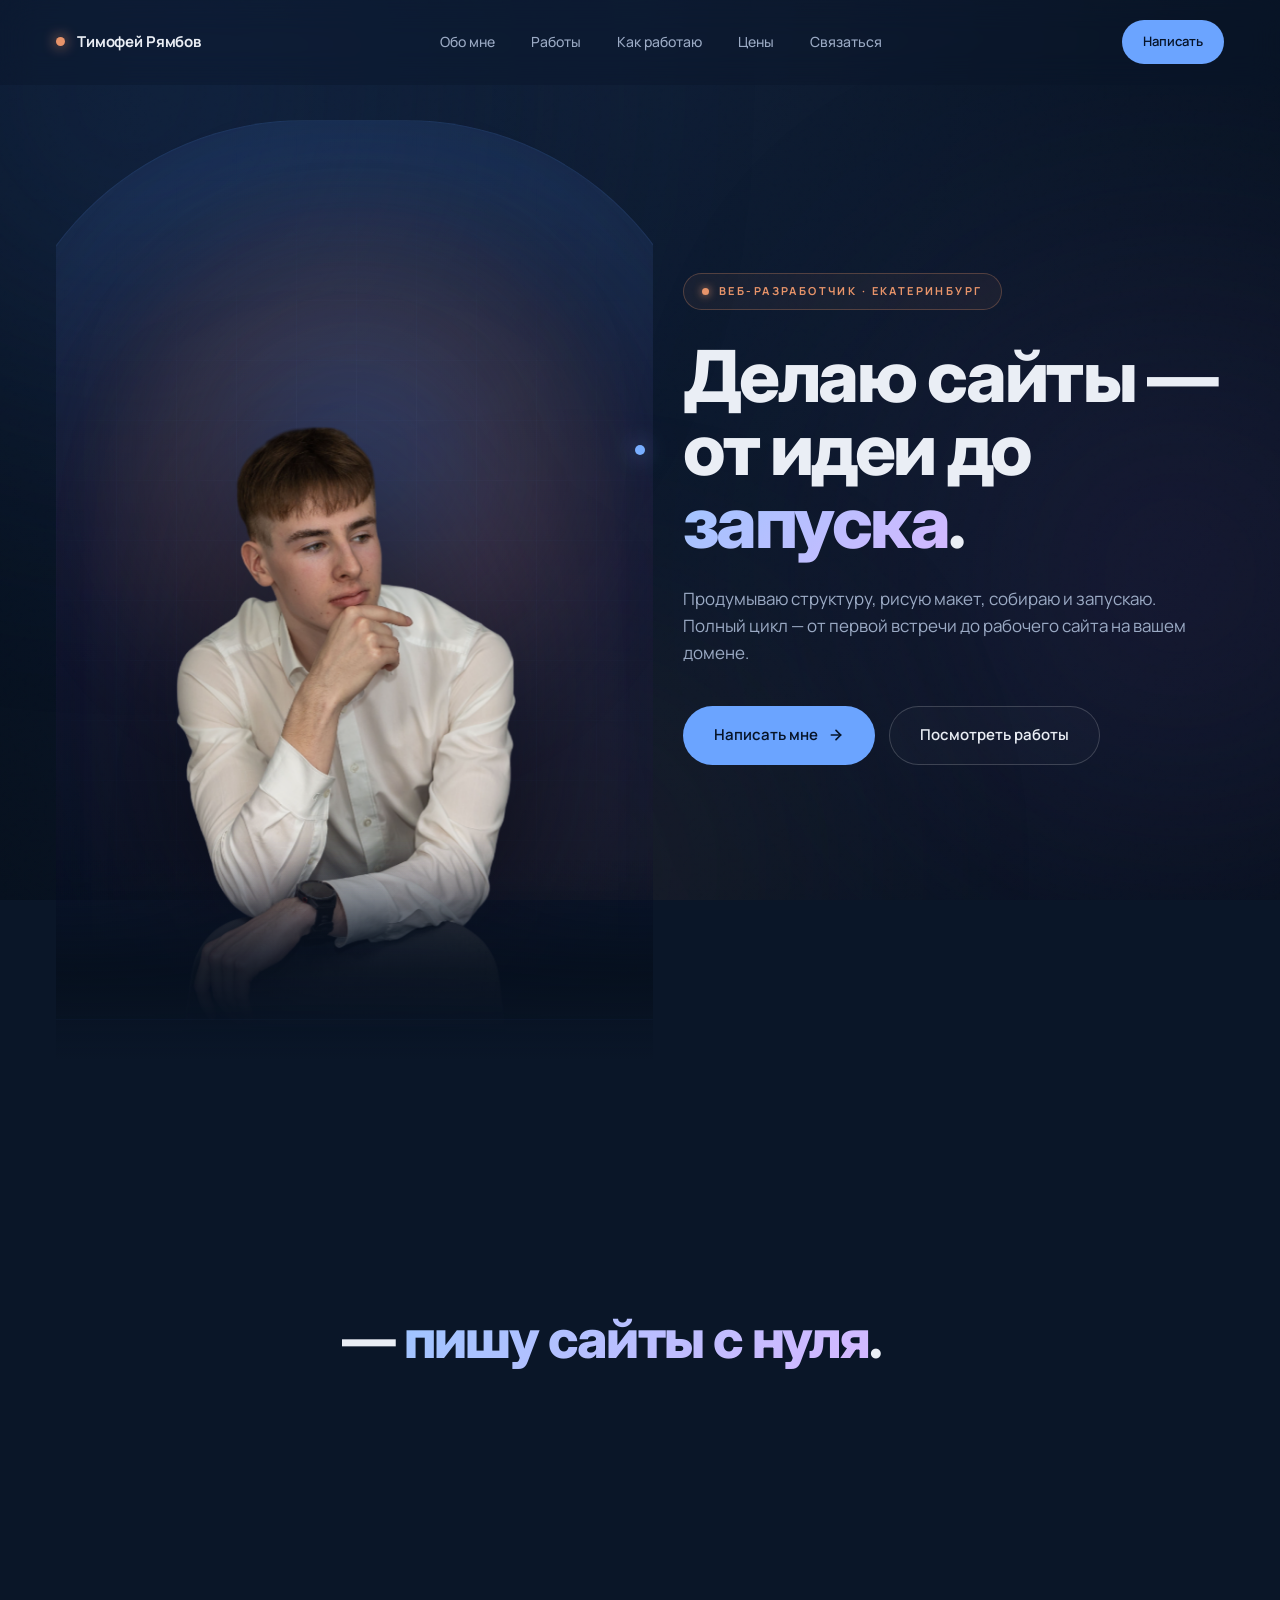
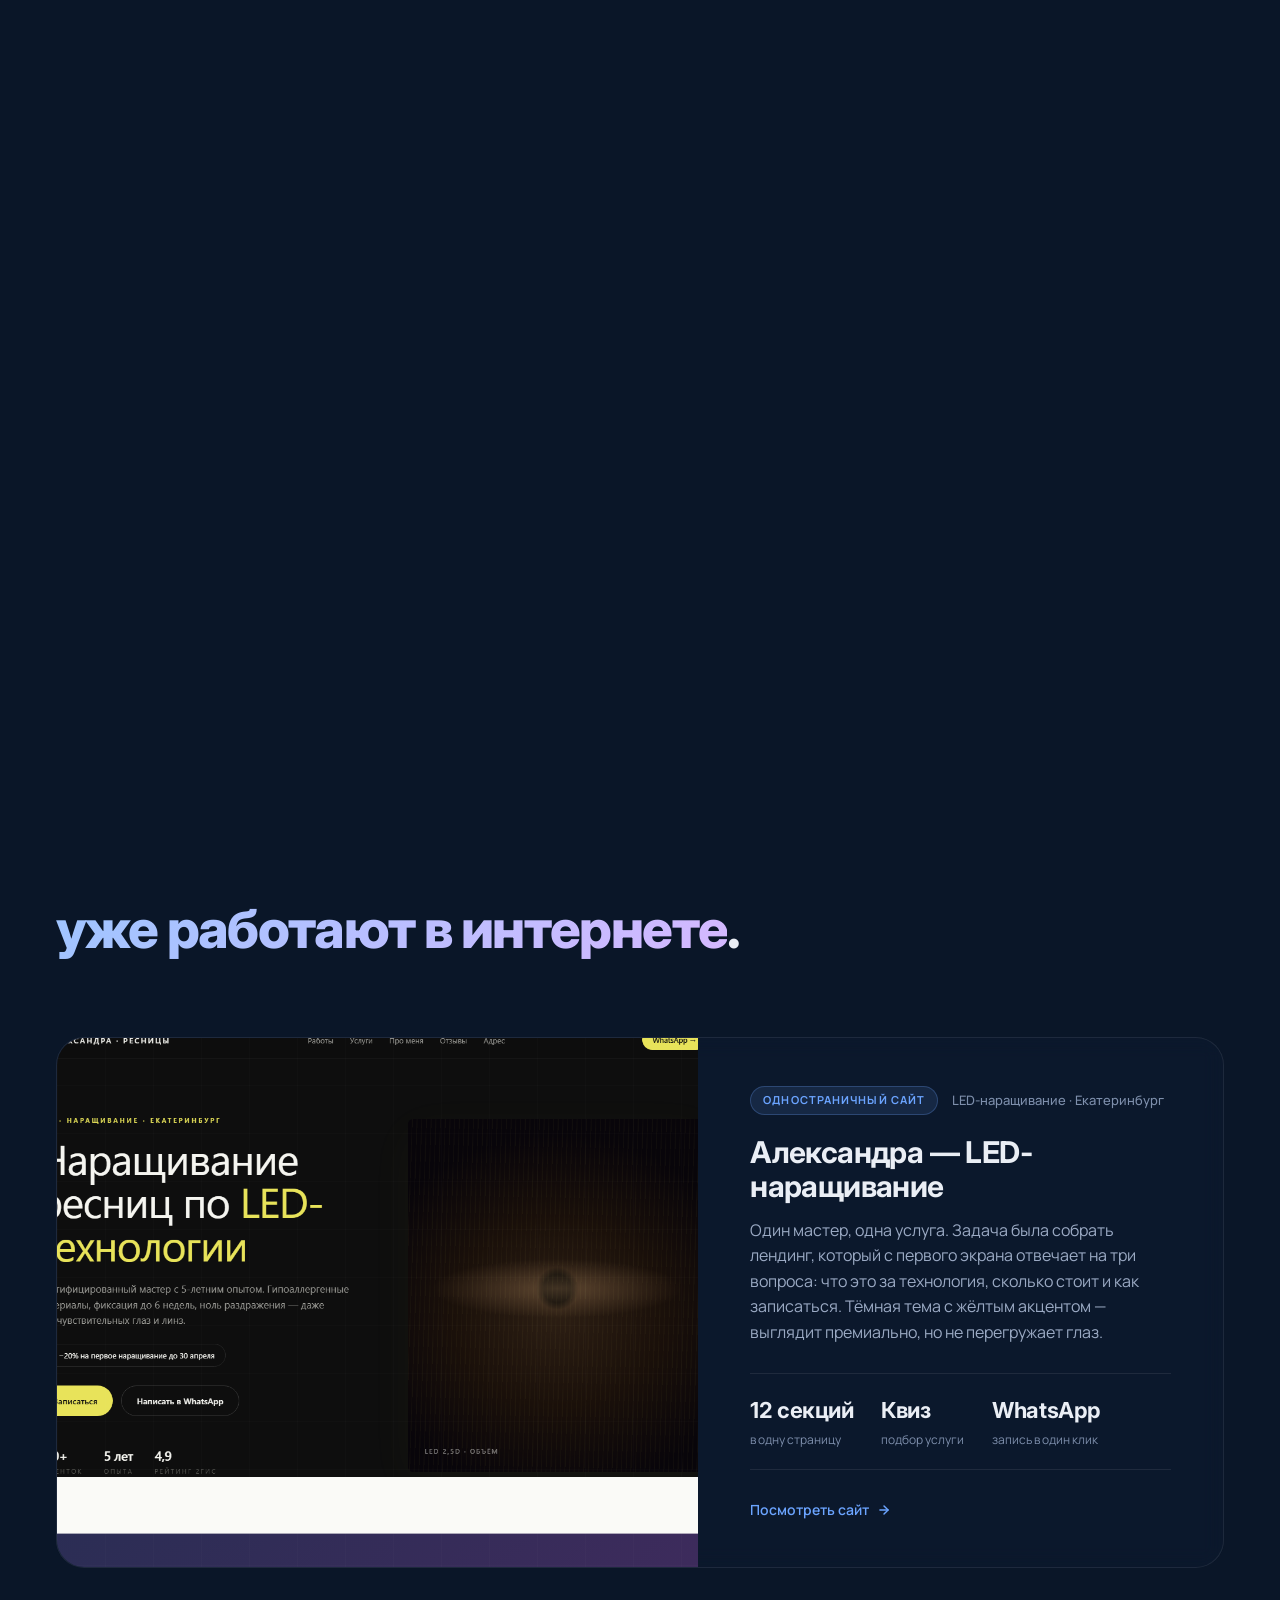
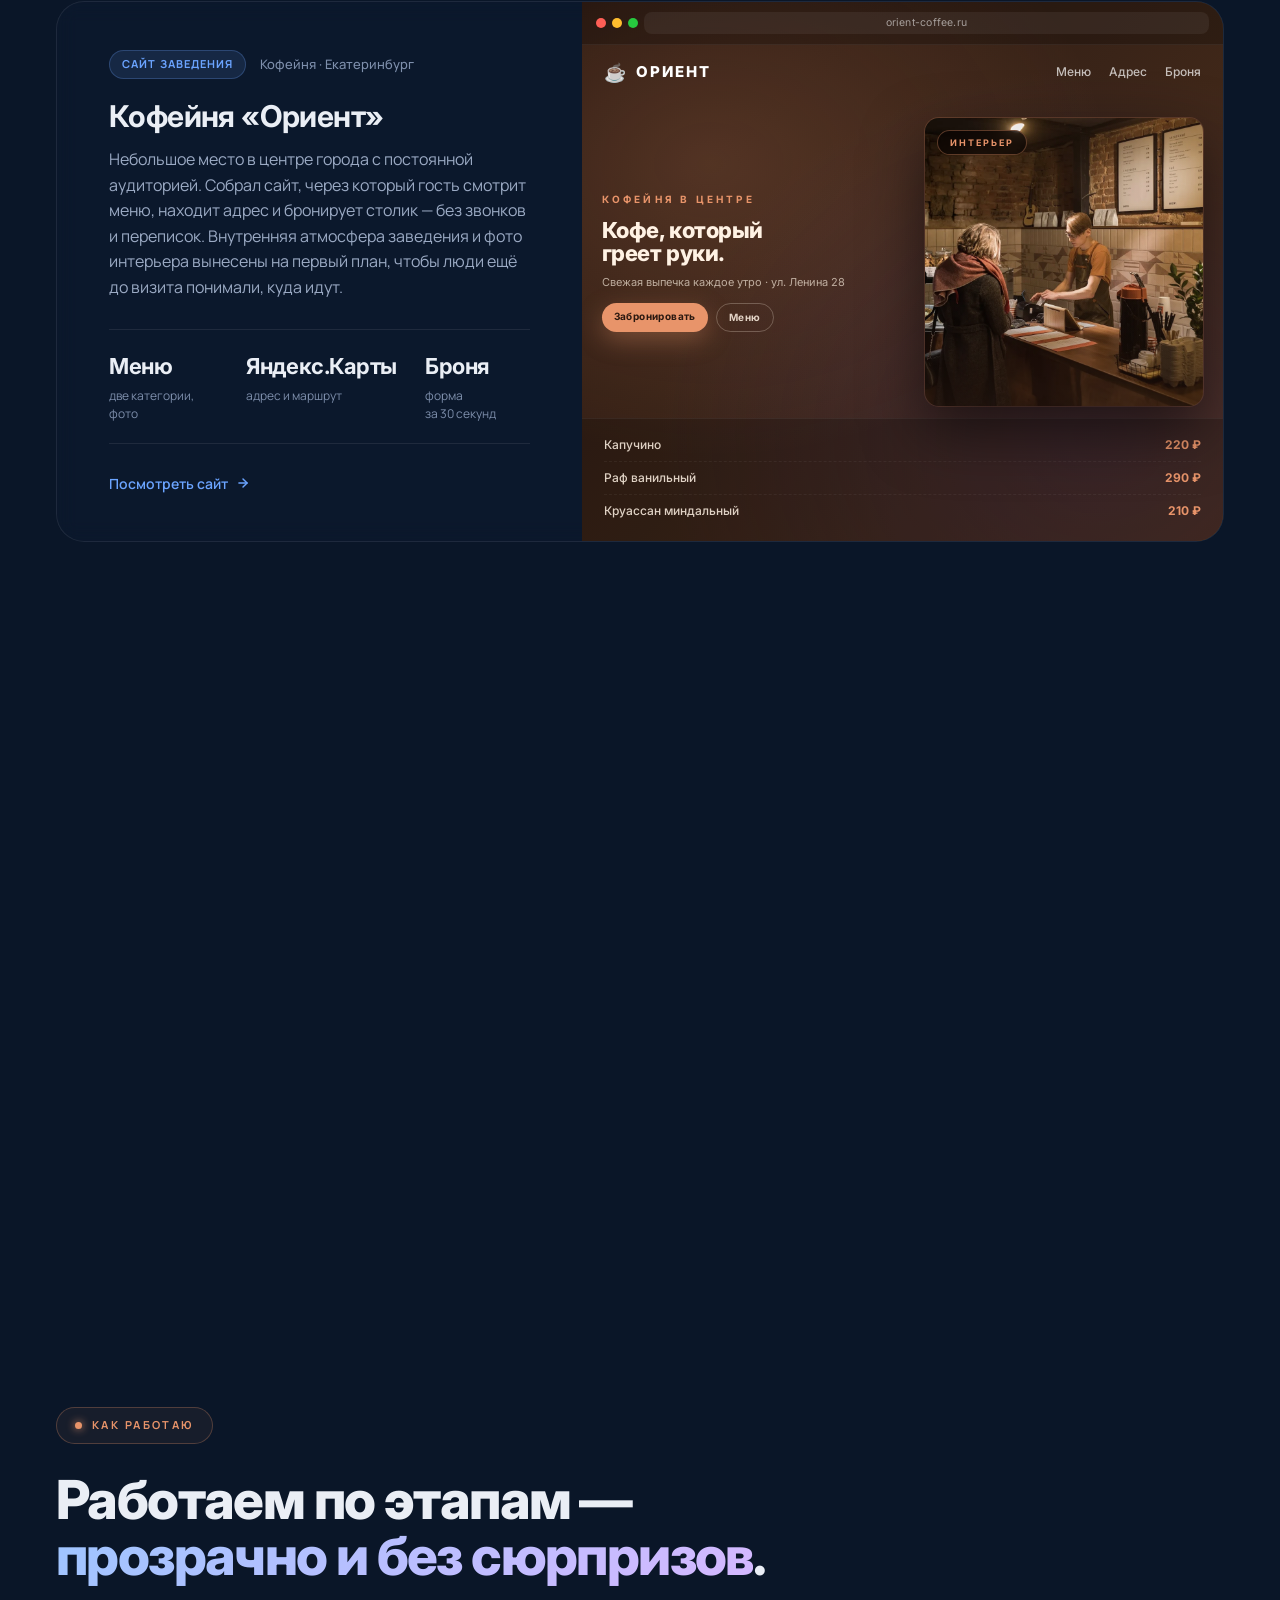
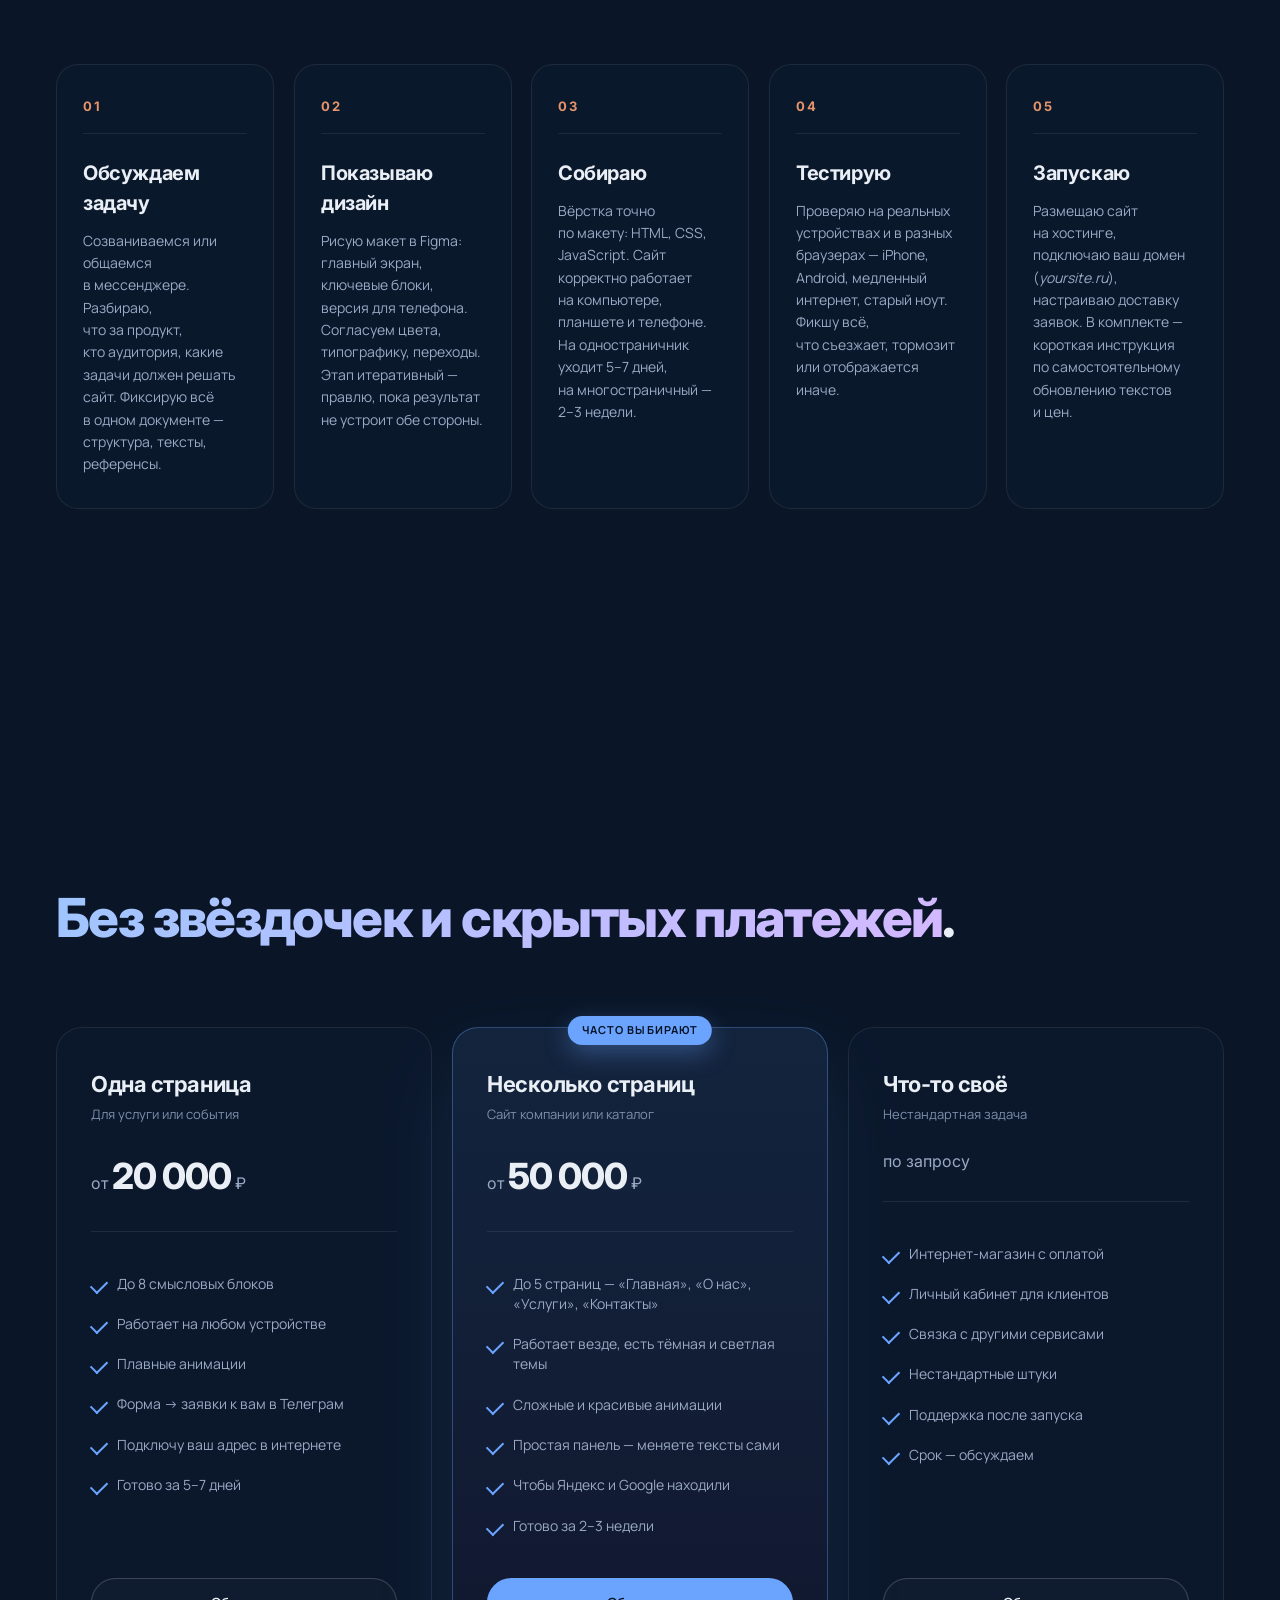
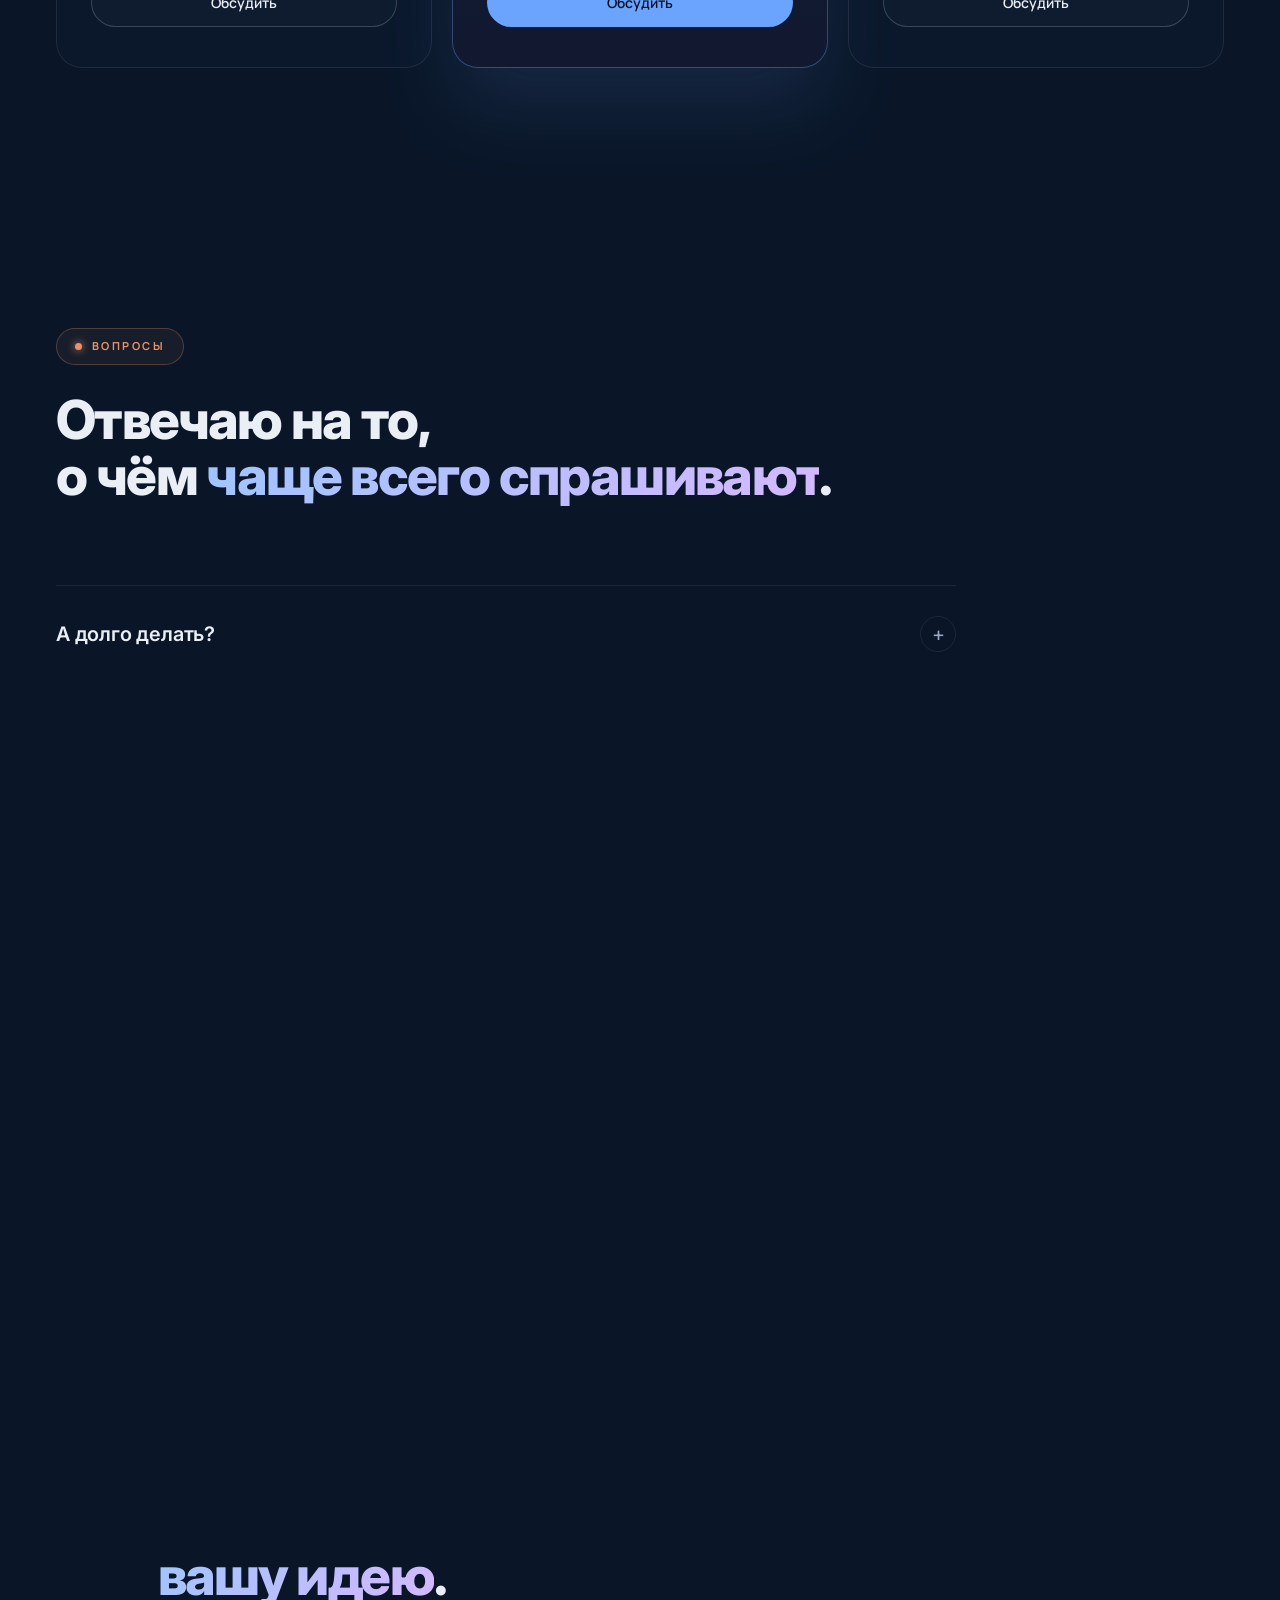
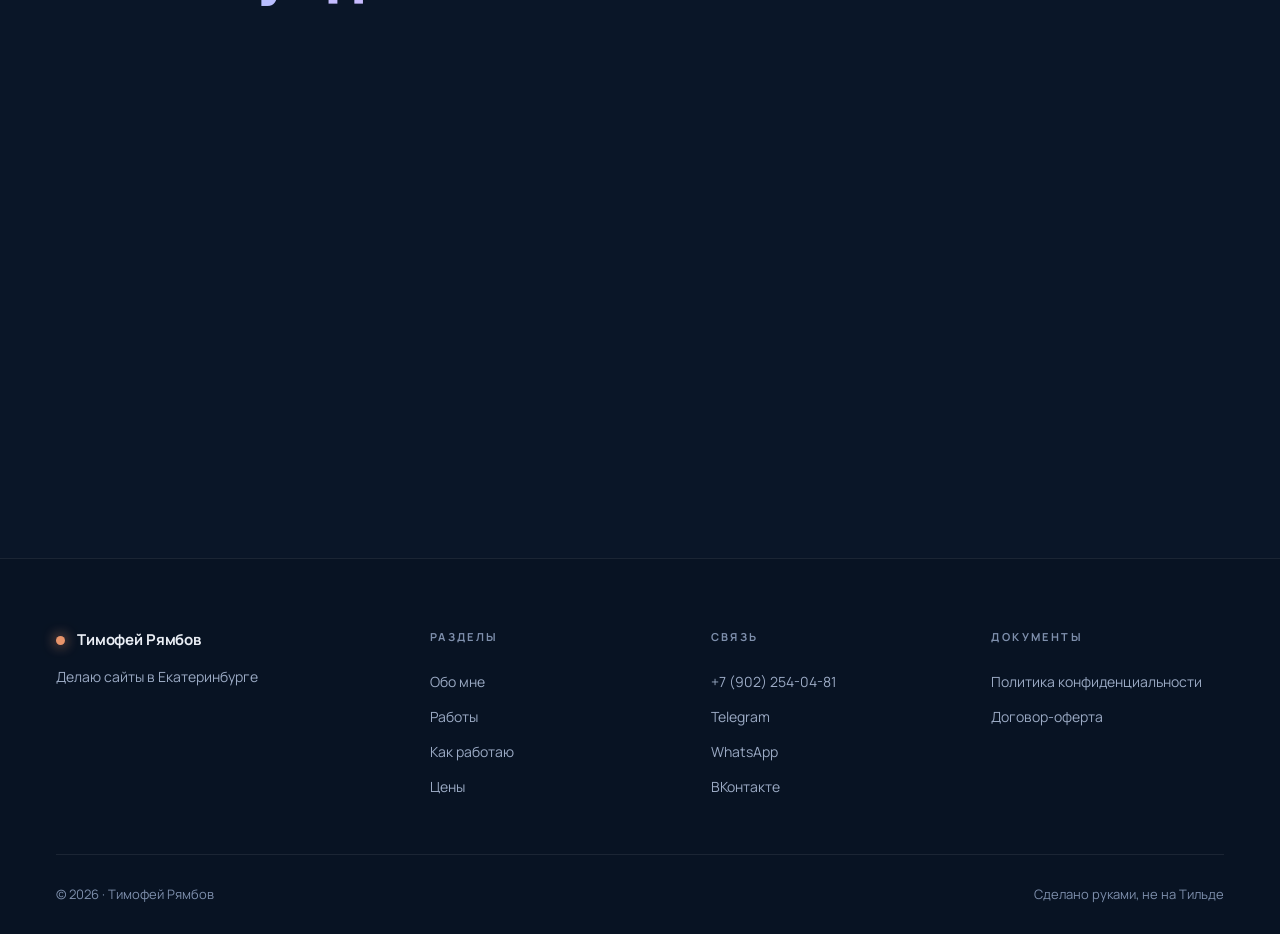
<file: Сайт Тимофея/index.html>
<!DOCTYPE html>
<html lang="ru">
<head>
  <meta charset="UTF-8">
  <meta name="viewport" content="width=device-width, initial-scale=1.0">
  <title>Тимофей Рямбов — делаю сайты руками</title>
  <link rel="preconnect" href="https://fonts.googleapis.com">
  <link rel="preconnect" href="https://fonts.gstatic.com" crossorigin>
  <link href="https://fonts.googleapis.com/css2?family=Inter:wght@400;500;600;700;800;900&family=Manrope:wght@400;500;600;700;800&display=swap" rel="stylesheet">
  <link rel="stylesheet" href="styles.css">
</head>
<body>

  <div class="cursor"></div>

  <div class="gradient-bg">
    <div class="blob blob-1"></div>
    <div class="blob blob-2"></div>
    <div class="blob blob-3"></div>
    <div class="grain"></div>
  </div>

  <header class="header">
    <a href="#" class="logo">
      <span class="logo-dot"></span>
      <span class="logo-text">Тимофей Рямбов</span>
    </a>
    <nav class="nav">
      <a href="#about">Обо мне</a>
      <a href="#cases">Работы</a>
      <a href="#process">Как работаю</a>
      <a href="#pricing">Цены</a>
      <a href="#contact">Связаться</a>
    </nav>
    <a href="#contact" class="btn btn-primary btn-sm header-cta">Написать</a>
    <button class="burger" id="burger" type="button" aria-label="Меню" aria-expanded="false">
      <span></span><span></span><span></span>
    </button>
  </header>

  <!-- Мобильное меню -->
  <div class="mobile-menu" id="mobileMenu" aria-hidden="true">
    <nav class="mobile-menu-nav">
      <a href="#about">Обо мне</a>
      <a href="#cases">Работы</a>
      <a href="#process">Как работаю</a>
      <a href="#pricing">Цены</a>
      <a href="#faq">Вопросы</a>
      <a href="#contact">Связаться</a>
    </nav>
    <div class="mobile-menu-channels">
      <a href="tel:+79022540481">+7&nbsp;(902)&nbsp;254-04-81</a>
      <a href="https://t.me/TRyambov" target="_blank" rel="noopener">Telegram</a>
      <a href="https://wa.me/79022540481" target="_blank" rel="noopener">WhatsApp</a>
    </div>
  </div>

  <!-- ==================== HERO ==================== -->
  <section class="hero">
    <div class="hero-photo" data-reveal="scale-in">
      <div class="photo-backdrop">
        <div class="backdrop-grid"></div>
      </div>
      <div class="photo-stage"></div>
      <div class="photo-glow"></div>
      <img src="assets/3N7A2360-Photoroom.png" alt="Тимофей Рямбов" class="hero-img">
      <div class="photo-floor"></div>
    </div>

    <div class="hero-content">
      <div class="hero-tag" data-reveal="fade-right" data-delay="100">
        <span class="tag-pulse"></span>
        ВЕБ-РАЗРАБОТЧИК · ЕКАТЕРИНБУРГ
      </div>

      <h1 class="hero-title split-words" data-reveal="words" data-delay="200">
        Делаю сайты —<br>
        от идеи до <span class="accent">запуска</span>.
      </h1>

      <p class="hero-subtitle" data-reveal="fade-up" data-delay="600">
        Продумываю структуру, рисую макет, собираю и&nbsp;запускаю. Полный цикл —
        от&nbsp;первой встречи до&nbsp;рабочего сайта на&nbsp;вашем домене.
      </p>

      <div class="hero-actions" data-reveal="fade-up" data-delay="800">
        <a href="#contact" class="btn btn-primary btn-lg">
          Написать мне
          <svg width="16" height="16" viewBox="0 0 24 24" fill="none" stroke="currentColor" stroke-width="2.5" stroke-linecap="round" stroke-linejoin="round"><line x1="5" y1="12" x2="19" y2="12"/><polyline points="12 5 19 12 12 19"/></svg>
        </a>
        <a href="#cases" class="btn btn-ghost btn-lg">Посмотреть работы</a>
      </div>

      <div class="hero-stats" data-reveal="fade-up" data-delay="1000">
        <div class="stat">
          <div class="stat-value" data-count="3">0</div>
          <div class="stat-label">завершённых проекта</div>
        </div>
        <div class="stat-divider"></div>
        <div class="stat">
          <div class="stat-value"><span data-count="1">0</span>&nbsp;сек</div>
          <div class="stat-label">загрузка страницы</div>
        </div>
        <div class="stat-divider"></div>
        <div class="stat">
          <div class="stat-value">Адаптив</div>
          <div class="stat-label">компьютер, планшет, телефон</div>
        </div>
      </div>
    </div>
  </section>

  <!-- ==================== ОБО МНЕ ==================== -->
  <section id="about" class="section about">
    <div class="section-inner">
      <div class="section-header">
        <div class="section-tag" data-reveal="fade-up"><span class="tag-pulse"></span>ОБО МНЕ</div>
        <h2 class="section-title split-words" data-reveal="words">
          Привет.<br>
          Я&nbsp;Тимофей — <span class="accent">пишу сайты с&nbsp;нуля</span>.
        </h2>
      </div>

      <div class="about-grid">
        <div class="about-photo" data-reveal="fade-right">
          <div class="about-photo-frame">
            <img src="assets/about.jpg" alt="Тимофей Рямбов">
          </div>
          <div class="about-photo-glow"></div>
        </div>

        <div class="about-text">
          <p class="about-lead" data-reveal="fade-up" data-delay="100">
            Живу и&nbsp;работаю в&nbsp;Екатеринбурге. Веб-разработка для&nbsp;меня —
            не&nbsp;подработка и&nbsp;не&nbsp;хобби, а&nbsp;то, чем занимаюсь каждый день.
          </p>
          <p data-reveal="fade-up" data-delay="200">
            Не&nbsp;работаю на&nbsp;шаблонах и&nbsp;конструкторах. Каждый сайт пишу
            с&nbsp;чистого кода&nbsp;— HTML, CSS, JavaScript, при&nbsp;необходимости
            подключаю React и&nbsp;Next.js. Такой подход даёт контроль
            над&nbsp;скоростью, дизайном и&nbsp;поведением: сайт выглядит ровно
            так, как&nbsp;задумали на&nbsp;макете, а&nbsp;не&nbsp;«как разрешает Тильда».
          </p>
          <p data-reveal="fade-up" data-delay="300">
            Если нужен сайт&nbsp;— от&nbsp;визитки до&nbsp;каталога с&nbsp;сотнями позиций&nbsp;—
            расскажите о&nbsp;задаче. Продумаю структуру, предложу решение
            и&nbsp;согласуем сроки с&nbsp;бюджетом.
          </p>

          <div class="stack" data-reveal="fade-up" data-delay="400">
            <div class="stack-label">Инструменты</div>
            <div class="stack-tags">
              <span>HTML</span>
              <span>CSS</span>
              <span>JavaScript</span>
              <span>React</span>
              <span>Next.js</span>
              <span>Node.js</span>
              <span>Git</span>
              <span>Figma</span>
              <span>Анимации</span>
            </div>
          </div>
        </div>
      </div>
    </div>
  </section>

  <!-- ==================== КЕЙСЫ ==================== -->
  <section id="cases" class="section cases">
    <div class="section-inner">
      <div class="section-header">
        <div class="section-tag" data-reveal="fade-up"><span class="tag-pulse"></span>РАБОТЫ</div>
        <h2 class="section-title split-words" data-reveal="words">
          Проекты, которые<br>
          <span class="accent">уже работают в&nbsp;интернете</span>.
        </h2>
      </div>

      <div class="cases-list">

        <article class="case-card" data-reveal="fade-up" data-case="alexandra">
          <div class="case-preview">
            <img src="assets/case-alexandra.png" alt="Лендинг Александры" data-parallax="0.12">
            <div class="case-preview-grid"></div>
          </div>
          <div class="case-body">
            <div class="case-meta">
              <span class="case-tag">Одностраничный сайт</span>
              <span class="case-type">LED-наращивание · Екатеринбург</span>
            </div>
            <h3 class="case-title">Александра — LED-наращивание</h3>
            <p class="case-desc">
              Один мастер, одна услуга. Задача была собрать лендинг, который
              с&nbsp;первого экрана отвечает на&nbsp;три вопроса: что это&nbsp;за&nbsp;технология,
              сколько стоит и&nbsp;как записаться. Тёмная тема с&nbsp;жёлтым акцентом —
              выглядит премиально, но&nbsp;не&nbsp;перегружает глаз.
            </p>
            <div class="case-facts">
              <div class="fact"><div class="fact-value">12&nbsp;секций</div><div class="fact-label">в одну страницу</div></div>
              <div class="fact"><div class="fact-value">Квиз</div><div class="fact-label">подбор услуги</div></div>
              <div class="fact"><div class="fact-value">WhatsApp</div><div class="fact-label">запись в&nbsp;один клик</div></div>
            </div>
            <button type="button" class="case-link" data-open-case="alexandra">
              Посмотреть сайт
              <svg width="14" height="14" viewBox="0 0 24 24" fill="none" stroke="currentColor" stroke-width="2.5" stroke-linecap="round" stroke-linejoin="round"><line x1="5" y1="12" x2="19" y2="12"/><polyline points="12 5 19 12 12 19"/></svg>
            </button>
          </div>
        </article>

        <article class="case-card case-card--reversed" data-reveal="fade-up" data-case="coffee">
          <div class="case-preview case-preview--coffee">
            <!-- МОКАП: главный экран кофейни -->
            <div class="mockup mockup--coffee">
              <div class="mockup-bar">
                <span class="dot dot--r"></span><span class="dot dot--y"></span><span class="dot dot--g"></span>
                <span class="mockup-url">orient-coffee.ru</span>
              </div>
              <div class="mockup-nav">
                <div class="mockup-logo"><span class="logo-mark">☕</span>ОРИЕНТ</div>
                <div class="mockup-nav-links"><span>Меню</span><span>Адрес</span><span>Броня</span></div>
              </div>
              <div class="mockup-hero mockup-hero--split mockup-hero--compact">
                <div class="mockup-hero-text">
                  <div class="mockup-eyebrow">кофейня в&nbsp;центре</div>
                  <div class="mockup-title">Кофе, который<br>греет руки.</div>
                  <div class="mockup-sub">Свежая выпечка каждое утро&nbsp;· ул.&nbsp;Ленина&nbsp;28</div>
                  <div class="mockup-cta">
                    <span class="mockup-btn mockup-btn--primary">Забронировать</span>
                    <span class="mockup-btn mockup-btn--ghost">Меню</span>
                  </div>
                </div>
                <div class="mockup-hero-photo">
                  <img src="assets/coffee-real.jpg" alt="Интерьер кофейни Ориент">
                  <div class="mockup-hero-photo-tag">интерьер</div>
                </div>
              </div>
              <div class="mockup-menu">
                <div class="menu-row"><span>Капучино</span><span>220&nbsp;₽</span></div>
                <div class="menu-row"><span>Раф ванильный</span><span>290&nbsp;₽</span></div>
                <div class="menu-row"><span>Круассан миндальный</span><span>210&nbsp;₽</span></div>
              </div>
            </div>
            <div class="case-preview-grid"></div>
          </div>
          <div class="case-body">
            <div class="case-meta">
              <span class="case-tag">Сайт заведения</span>
              <span class="case-type">Кофейня · Екатеринбург</span>
            </div>
            <h3 class="case-title">Кофейня «Ориент»</h3>
            <p class="case-desc">
              Небольшое место в&nbsp;центре города с&nbsp;постоянной аудиторией.
              Собрал сайт, через который гость смотрит меню, находит адрес
              и&nbsp;бронирует столик&nbsp;— без звонков и&nbsp;переписок. Внутренняя
              атмосфера заведения и&nbsp;фото интерьера вынесены на&nbsp;первый план,
              чтобы люди ещё до&nbsp;визита понимали, куда идут.
            </p>
            <div class="case-facts">
              <div class="fact"><div class="fact-value">Меню</div><div class="fact-label">две категории, фото</div></div>
              <div class="fact"><div class="fact-value">Яндекс.Карты</div><div class="fact-label">адрес и&nbsp;маршрут</div></div>
              <div class="fact"><div class="fact-value">Броня</div><div class="fact-label">форма за&nbsp;30&nbsp;секунд</div></div>
            </div>
            <button type="button" class="case-link" data-open-case="coffee">
              Посмотреть сайт
              <svg width="14" height="14" viewBox="0 0 24 24" fill="none" stroke="currentColor" stroke-width="2.5" stroke-linecap="round" stroke-linejoin="round"><line x1="5" y1="12" x2="19" y2="12"/><polyline points="12 5 19 12 12 19"/></svg>
            </button>
          </div>
        </article>

        <article class="case-card" data-reveal="fade-up" data-case="drive">
          <div class="case-preview case-preview--auto">
            <!-- МОКАП: калькулятор автосервиса -->
            <div class="mockup mockup--drive">
              <div class="mockup-bar">
                <span class="dot dot--r"></span><span class="dot dot--y"></span><span class="dot dot--g"></span>
                <span class="mockup-url">drive-service.ru</span>
              </div>
              <div class="mockup-nav">
                <div class="mockup-logo"><span class="logo-mark">⚙</span>ДРАЙВ</div>
                <div class="mockup-nav-badge">24 / 7</div>
              </div>
              <div class="mockup-calc">
                <div class="calc-head">
                  <div class="calc-title">Калькулятор ТО</div>
                  <div class="calc-sub">Посчитайте стоимость за&nbsp;30&nbsp;секунд</div>
                </div>
                <div class="calc-field">
                  <label>Марка авто</label>
                  <div class="calc-select">Hyundai Solaris <span class="chev">▾</span></div>
                </div>
                <div class="calc-field">
                  <label>Услуга</label>
                  <div class="calc-select">Замена масла + фильтр <span class="chev">▾</span></div>
                </div>
                <div class="calc-total">
                  <span class="total-label">Итого</span>
                  <span class="total-value">3&nbsp;400&nbsp;₽</span>
                </div>
                <div class="calc-cta">Записаться на&nbsp;сегодня</div>
              </div>
            </div>
            <div class="case-preview-grid"></div>
          </div>
          <div class="case-body">
            <div class="case-meta">
              <span class="case-tag">Многостраничный сайт</span>
              <span class="case-type">Автосервис · 24 / 7</span>
            </div>
            <h3 class="case-title">Автосервис «Драйв»</h3>
            <p class="case-desc">
              Сервис работает круглосуточно, поэтому сайт должен уметь принимать
              заявки в&nbsp;любое время. Ключевой элемент&nbsp;— калькулятор стоимости
              ТО&nbsp;с&nbsp;выбором марки и&nbsp;услуги: клиент за&nbsp;минуту считает цену
              и&nbsp;сразу оформляет запись. Плюс открытый прайс и&nbsp;подтверждение
              заявки с&nbsp;итоговой суммой.
            </p>
            <div class="case-facts">
              <div class="fact"><div class="fact-value">4 страницы</div><div class="fact-label">главная, цены, запись, контакты</div></div>
              <div class="fact"><div class="fact-value">Калькулятор</div><div class="fact-label">стоимость за&nbsp;30&nbsp;секунд</div></div>
              <div class="fact"><div class="fact-value">Запись 24/7</div><div class="fact-label">заявка уходит мастеру</div></div>
            </div>
            <button type="button" class="case-link" data-open-case="drive">
              Посмотреть сайт
              <svg width="14" height="14" viewBox="0 0 24 24" fill="none" stroke="currentColor" stroke-width="2.5" stroke-linecap="round" stroke-linejoin="round"><line x1="5" y1="12" x2="19" y2="12"/><polyline points="12 5 19 12 12 19"/></svg>
            </button>
          </div>
        </article>

      </div>
    </div>
  </section>

  <!-- ==================== ПРОЦЕСС ==================== -->
  <section id="process" class="section process">
    <div class="section-inner">
      <div class="section-header">
        <div class="section-tag" data-reveal="fade-up"><span class="tag-pulse"></span>КАК РАБОТАЮ</div>
        <h2 class="section-title split-words" data-reveal="words">
          Работаем по&nbsp;этапам —<br>
          <span class="accent">прозрачно и&nbsp;без&nbsp;сюрпризов</span>.
        </h2>
      </div>

      <div class="steps">
        <div class="step" data-reveal="fade-up" data-delay="0">
          <div class="step-num">01</div>
          <h3 class="step-title">Обсуждаем задачу</h3>
          <p>Созваниваемся или общаемся в&nbsp;мессенджере. Разбираю, что&nbsp;за&nbsp;продукт, кто&nbsp;аудитория, какие задачи должен решать сайт. Фиксирую всё в&nbsp;одном документе&nbsp;— структура, тексты, референсы.</p>
        </div>
        <div class="step" data-reveal="fade-up" data-delay="100">
          <div class="step-num">02</div>
          <h3 class="step-title">Показываю дизайн</h3>
          <p>Рисую макет в&nbsp;Figma: главный экран, ключевые блоки, версия для&nbsp;телефона. Согласуем цвета, типографику, переходы. Этап итеративный&nbsp;— правлю, пока результат не&nbsp;устроит обе стороны.</p>
        </div>
        <div class="step" data-reveal="fade-up" data-delay="200">
          <div class="step-num">03</div>
          <h3 class="step-title">Собираю</h3>
          <p>Вёрстка точно по&nbsp;макету: HTML, CSS, JavaScript. Сайт корректно работает на&nbsp;компьютере, планшете и&nbsp;телефоне. На&nbsp;одностраничник уходит 5–7&nbsp;дней, на&nbsp;многостраничный&nbsp;— 2–3&nbsp;недели.</p>
        </div>
        <div class="step" data-reveal="fade-up" data-delay="300">
          <div class="step-num">04</div>
          <h3 class="step-title">Тестирую</h3>
          <p>Проверяю на&nbsp;реальных устройствах и&nbsp;в&nbsp;разных браузерах&nbsp;— iPhone, Android, медленный интернет, старый ноут. Фикшу всё, что&nbsp;съезжает, тормозит или&nbsp;отображается иначе.</p>
        </div>
        <div class="step" data-reveal="fade-up" data-delay="400">
          <div class="step-num">05</div>
          <h3 class="step-title">Запускаю</h3>
          <p>Размещаю сайт на&nbsp;хостинге, подключаю ваш домен (<i>yoursite.ru</i>), настраиваю доставку заявок. В&nbsp;комплекте&nbsp;— короткая инструкция по&nbsp;самостоятельному обновлению текстов и&nbsp;цен.</p>
        </div>
      </div>
    </div>
  </section>

  <!-- ==================== ЦЕНЫ ==================== -->
  <section id="pricing" class="section pricing">
    <div class="section-inner">
      <div class="section-header">
        <div class="section-tag" data-reveal="fade-up"><span class="tag-pulse"></span>ЦЕНЫ</div>
        <h2 class="section-title split-words" data-reveal="words">
          Три формата.<br>
          <span class="accent">Без звёздочек и&nbsp;скрытых платежей</span>.
        </h2>
      </div>

      <div class="price-grid">

        <div class="price-card" data-reveal="fade-up" data-delay="0">
          <div class="price-head">
            <div class="price-name">Одна страница</div>
            <div class="price-sub">Для услуги или события</div>
          </div>
          <div class="price-value">от&nbsp;<b>20 000</b>&nbsp;₽</div>
          <ul class="price-features">
            <li>До&nbsp;8&nbsp;смысловых блоков</li>
            <li>Работает на&nbsp;любом устройстве</li>
            <li>Плавные анимации</li>
            <li>Форма → заявки к&nbsp;вам в&nbsp;Телеграм</li>
            <li>Подключу ваш адрес в&nbsp;интернете</li>
            <li>Готово за&nbsp;5–7&nbsp;дней</li>
          </ul>
          <a href="#contact" class="btn btn-ghost btn-full">Обсудить</a>
        </div>

        <div class="price-card price-card--featured" data-reveal="fade-up" data-delay="150">
          <div class="price-badge">Часто выбирают</div>
          <div class="price-head">
            <div class="price-name">Несколько страниц</div>
            <div class="price-sub">Сайт компании или каталог</div>
          </div>
          <div class="price-value">от&nbsp;<b>50 000</b>&nbsp;₽</div>
          <ul class="price-features">
            <li>До&nbsp;5&nbsp;страниц — «Главная», «О&nbsp;нас», «Услуги», «Контакты»</li>
            <li>Работает везде, есть тёмная и&nbsp;светлая темы</li>
            <li>Сложные и&nbsp;красивые анимации</li>
            <li>Простая панель — меняете тексты сами</li>
            <li>Чтобы Яндекс и&nbsp;Google находили</li>
            <li>Готово за&nbsp;2–3&nbsp;недели</li>
          </ul>
          <a href="#contact" class="btn btn-primary btn-full">Обсудить</a>
        </div>

        <div class="price-card" data-reveal="fade-up" data-delay="300">
          <div class="price-head">
            <div class="price-name">Что-то своё</div>
            <div class="price-sub">Нестандартная задача</div>
          </div>
          <div class="price-value">по&nbsp;запросу</div>
          <ul class="price-features">
            <li>Интернет-магазин с&nbsp;оплатой</li>
            <li>Личный кабинет для клиентов</li>
            <li>Связка с&nbsp;другими сервисами</li>
            <li>Нестандартные штуки</li>
            <li>Поддержка после запуска</li>
            <li>Срок — обсуждаем</li>
          </ul>
          <a href="#contact" class="btn btn-ghost btn-full">Обсудить</a>
        </div>

      </div>
    </div>
  </section>

  <!-- ==================== FAQ ==================== -->
  <section id="faq" class="section faq">
    <div class="section-inner">
      <div class="section-header">
        <div class="section-tag" data-reveal="fade-up"><span class="tag-pulse"></span>ВОПРОСЫ</div>
        <h2 class="section-title split-words" data-reveal="words">
          Отвечаю на&nbsp;то,<br>
          о&nbsp;чём <span class="accent">чаще всего спрашивают</span>.
        </h2>
      </div>

      <div class="faq-list">
        <details class="faq-item" data-reveal="fade-up" data-delay="0">
          <summary>
            <span>А&nbsp;долго делать?</span>
            <span class="faq-chevron">+</span>
          </summary>
          <div class="faq-answer">
            Одностраничный сайт — 5–7&nbsp;дней. Если страниц несколько — 2–3&nbsp;недели.
            Точный срок скажу после первого разговора, когда пойму объём.
            И&nbsp;да, я&nbsp;всегда сдаю в&nbsp;срок.
          </div>
        </details>

        <details class="faq-item" data-reveal="fade-up" data-delay="80">
          <summary>
            <span>Что входит в&nbsp;цену?</span>
            <span class="faq-chevron">+</span>
          </summary>
          <div class="faq-answer">
            Всё: разговор о&nbsp;задаче, макет в&nbsp;Figma, сам сайт, проверка на&nbsp;устройствах,
            выкладка в&nbsp;интернет и&nbsp;подключение адреса. Плюс две недели бесплатных мелких
            правок после запуска — если что-то нужно поменять.
          </div>
        </details>

        <details class="faq-item" data-reveal="fade-up" data-delay="160">
          <summary>
            <span>А&nbsp;ты делаешь на&nbsp;Тильде?</span>
            <span class="faq-chevron">+</span>
          </summary>
          <div class="faq-answer">
            Нет. Пишу всё руками — на&nbsp;чистом коде. Это даёт три вещи:
            сайт работает быстрее, выглядит ровно так, как задумали, и&nbsp;не&nbsp;нужно
            платить ежемесячную подписку. Тильда — хороший инструмент, но&nbsp;не&nbsp;мой.
          </div>
        </details>

        <details class="faq-item" data-reveal="fade-up" data-delay="240">
          <summary>
            <span>На&nbsp;телефоне сайт будет нормально работать?</span>
            <span class="faq-chevron">+</span>
          </summary>
          <div class="faq-answer">
            Обязательно. Проверяю на&nbsp;iPhone, Android, планшетах и&nbsp;разных размерах
            экранов. Большинство посетителей сейчас заходят с&nbsp;телефона — так что
            сайт должен быть удобным именно там в&nbsp;первую очередь.
          </div>
        </details>

        <details class="faq-item" data-reveal="fade-up" data-delay="320">
          <summary>
            <span>А&nbsp;если что-то сломается потом?</span>
            <span class="faq-chevron">+</span>
          </summary>
          <div class="faq-answer">
            Две недели после запуска правлю всё бесплатно. Дальше — если нужно что-то
            добавить или поменять — пишете, договариваемся. Обычно это мелочи: новый блок,
            обновить цены, заменить фото.
          </div>
        </details>

        <details class="faq-item" data-reveal="fade-up" data-delay="400">
          <summary>
            <span>Как платить?</span>
            <span class="faq-chevron">+</span>
          </summary>
          <div class="faq-answer">
            Обычно половину до&nbsp;работы, половину — когда всё готово и&nbsp;вам нравится.
            Для больших проектов разбиваем на&nbsp;этапы. Беру на&nbsp;карту или через СБП.
          </div>
        </details>
      </div>
    </div>
  </section>

  <!-- ==================== КОНТАКТЫ ==================== -->
  <section id="contact" class="section contact">
    <div class="section-inner">
      <div class="contact-grid">

        <div class="contact-info">
          <div class="section-tag" data-reveal="fade-up"><span class="tag-pulse"></span>СВЯЗЬ</div>
          <h2 class="section-title contact-title split-words" data-reveal="words">
            Расскажите<br>
            про <span class="accent">вашу идею</span>.
          </h2>
          <p class="contact-lead" data-reveal="fade-up" data-delay="200">
            Напишите в&nbsp;любом мессенджере или через форму — отвечу
            в&nbsp;течение часа. Даже если это час ночи (тогда, может, утром —
            но&nbsp;точно сегодня).
          </p>

          <div class="contact-channels">
            <a href="tel:+79022540481" class="channel" data-reveal="fade-right" data-delay="0">
              <div class="channel-icon">
                <svg width="22" height="22" viewBox="0 0 24 24" fill="none" stroke="currentColor" stroke-width="2" stroke-linecap="round" stroke-linejoin="round"><path d="M22 16.92v3a2 2 0 0 1-2.18 2 19.79 19.79 0 0 1-8.63-3.07 19.5 19.5 0 0 1-6-6 19.79 19.79 0 0 1-3.07-8.67A2 2 0 0 1 4.11 2h3a2 2 0 0 1 2 1.72 12.84 12.84 0 0 0 .7 2.81 2 2 0 0 1-.45 2.11L8.09 9.91a16 16 0 0 0 6 6l1.27-1.27a2 2 0 0 1 2.11-.45 12.84 12.84 0 0 0 2.81.7A2 2 0 0 1 22 16.92z"/></svg>
              </div>
              <div class="channel-body">
                <div class="channel-title">Позвонить</div>
                <div class="channel-value">+7&nbsp;(902)&nbsp;254-04-81</div>
              </div>
            </a>

            <a href="https://wa.me/79022540481" target="_blank" rel="noopener" class="channel" data-reveal="fade-right" data-delay="100">
              <div class="channel-icon channel-icon--wa">
                <svg width="22" height="22" viewBox="0 0 24 24" fill="currentColor"><path d="M17.472 14.382c-.297-.149-1.758-.867-2.03-.967-.273-.099-.471-.148-.67.15-.197.297-.767.966-.94 1.164-.173.199-.347.223-.644.075-.297-.15-1.255-.463-2.39-1.475-.883-.788-1.48-1.761-1.653-2.059-.173-.297-.018-.458.13-.606.134-.133.298-.347.446-.52.149-.174.198-.298.298-.497.099-.198.05-.371-.025-.52-.075-.149-.669-1.612-.916-2.207-.242-.579-.487-.5-.669-.51-.173-.008-.371-.01-.57-.01-.198 0-.52.074-.792.372-.272.297-1.04 1.016-1.04 2.479 0 1.462 1.065 2.875 1.213 3.074.149.198 2.096 3.2 5.077 4.487.709.306 1.262.489 1.694.625.712.227 1.36.195 1.871.118.571-.085 1.758-.719 2.006-1.413.248-.694.248-1.289.173-1.413-.074-.124-.272-.198-.57-.347m-5.421 7.403h-.004a9.87 9.87 0 01-5.031-1.378l-.361-.214-3.741.982.998-3.648-.235-.374a9.86 9.86 0 01-1.51-5.26c.001-5.45 4.436-9.884 9.888-9.884 2.64 0 5.122 1.03 6.988 2.898a9.825 9.825 0 012.893 6.994c-.003 5.45-4.437 9.884-9.885 9.884m8.413-18.297A11.815 11.815 0 0012.05 0C5.495 0 .16 5.335.157 11.892c0 2.096.547 4.142 1.588 5.945L.057 24l6.305-1.654a11.882 11.882 0 005.683 1.448h.005c6.554 0 11.89-5.335 11.893-11.893a11.821 11.821 0 00-3.48-8.413z"/></svg>
              </div>
              <div class="channel-body">
                <div class="channel-title">WhatsApp</div>
                <div class="channel-value">Написать сообщение</div>
              </div>
            </a>

            <a href="https://t.me/TRyambov" target="_blank" rel="noopener" class="channel" data-reveal="fade-right" data-delay="200">
              <div class="channel-icon channel-icon--tg">
                <svg width="22" height="22" viewBox="0 0 24 24" fill="currentColor"><path d="M11.944 0A12 12 0 0 0 0 12a12 12 0 0 0 12 12 12 12 0 0 0 12-12A12 12 0 0 0 12 0a12 12 0 0 0-.056 0zm4.962 7.224c.1-.002.321.023.465.14a.506.506 0 0 1 .171.325c.016.093.036.306.02.472-.18 1.898-.962 6.502-1.36 8.627-.168.9-.499 1.201-.82 1.23-.696.065-1.225-.46-1.9-.902-1.056-.693-1.653-1.124-2.678-1.8-1.185-.78-.417-1.21.258-1.91.177-.184 3.247-2.977 3.307-3.23.007-.032.014-.15-.056-.212s-.174-.041-.249-.024c-.106.024-1.793 1.14-5.061 3.345-.48.33-.913.49-1.302.48-.428-.008-1.252-.241-1.865-.44-.752-.245-1.349-.374-1.297-.789.027-.216.325-.437.893-.663 3.498-1.524 5.83-2.529 6.998-3.014 3.332-1.386 4.025-1.627 4.476-1.635z"/></svg>
              </div>
              <div class="channel-body">
                <div class="channel-title">Telegram</div>
                <div class="channel-value">@TRyambov</div>
              </div>
            </a>

            <a href="https://vk.com/ryambov" target="_blank" rel="noopener" class="channel" data-reveal="fade-right" data-delay="300">
              <div class="channel-icon channel-icon--vk">
                <svg width="22" height="22" viewBox="0 0 24 24" fill="currentColor"><path d="M15.07 2H8.93C3.33 2 2 3.33 2 8.93v6.14C2 20.67 3.33 22 8.93 22h6.14c5.6 0 6.93-1.33 6.93-6.93V8.93C22 3.33 20.67 2 15.07 2zm3.15 14.27h-1.46c-.55 0-.72-.44-1.71-1.43-.86-.83-1.23-.94-1.45-.94-.3 0-.39.09-.39.5v1.31c0 .36-.11.57-1.05.57-1.56 0-3.29-.95-4.51-2.7-1.83-2.57-2.34-4.51-2.34-4.9 0-.22.09-.42.5-.42h1.46c.37 0 .51.17.65.56.72 2.08 1.91 3.9 2.4 3.9.18 0 .27-.09.27-.55v-2.15c-.06-.99-.58-1.07-.58-1.42 0-.17.14-.34.36-.34h2.29c.31 0 .42.17.42.54v2.9c0 .31.14.42.22.42.18 0 .33-.11.66-.44 1.02-1.14 1.75-2.9 1.75-2.9.09-.2.25-.38.62-.38h1.46c.44 0 .54.22.44.54-.18.86-1.97 3.39-1.97 3.39-.15.25-.22.37 0 .65.16.2.68.66 1.03 1.06.65.73 1.14 1.34 1.28 1.76.13.43-.09.65-.52.65z"/></svg>
              </div>
              <div class="channel-body">
                <div class="channel-title">ВКонтакте</div>
                <div class="channel-value">vk.com/ryambov</div>
              </div>
            </a>
          </div>
        </div>

        <form class="contact-form" id="contactForm" action="https://api.web3forms.com/submit" method="POST" data-reveal="fade-left">
          <input type="hidden" name="access_key" value="YOUR_WEB3FORMS_ACCESS_KEY">
          <input type="hidden" name="subject" value="Новая заявка с сайта">
          <input type="hidden" name="from_name" value="Сайт Тимофея">

          <div class="form-field">
            <label for="name">Как к&nbsp;вам обращаться?</label>
            <input type="text" id="name" name="name" required>
          </div>

          <div class="form-field">
            <label for="contact">Куда написать ответ?</label>
            <input type="text" id="contact" name="contact" placeholder="Телеграм, WhatsApp, телефон — как удобно" required>
          </div>

          <div class="form-field">
            <label for="message">Расскажите про задачу</label>
            <textarea id="message" name="message" rows="4" placeholder="Что за&nbsp;бизнес, зачем нужен сайт, есть&nbsp;ли примеры которые нравятся"></textarea>
          </div>

          <button type="submit" class="btn btn-primary btn-lg btn-full">
            Отправить
            <svg width="16" height="16" viewBox="0 0 24 24" fill="none" stroke="currentColor" stroke-width="2.5" stroke-linecap="round" stroke-linejoin="round"><line x1="5" y1="12" x2="19" y2="12"/><polyline points="12 5 19 12 12 19"/></svg>
          </button>

          <div class="form-status" id="formStatus"></div>
          <div class="form-note">Заявка улетит мне на&nbsp;почту и&nbsp;в&nbsp;Телеграм. Отвечу быстро.</div>
        </form>

      </div>
    </div>
  </section>

  <!-- ==================== ФУТЕР ==================== -->
  <footer class="footer">
    <div class="footer-inner">
      <div class="footer-brand">
        <a href="#" class="logo">
          <span class="logo-dot"></span>
          <span>Тимофей Рямбов</span>
        </a>
        <p class="footer-tag">Делаю сайты в&nbsp;Екатеринбурге</p>
      </div>

      <div class="footer-col">
        <div class="footer-col-title">Разделы</div>
        <a href="#about">Обо мне</a>
        <a href="#cases">Работы</a>
        <a href="#process">Как работаю</a>
        <a href="#pricing">Цены</a>
      </div>

      <div class="footer-col">
        <div class="footer-col-title">Связь</div>
        <a href="tel:+79022540481">+7&nbsp;(902)&nbsp;254-04-81</a>
        <a href="https://t.me/TRyambov" target="_blank" rel="noopener">Telegram</a>
        <a href="https://wa.me/79022540481" target="_blank" rel="noopener">WhatsApp</a>
        <a href="https://vk.com/ryambov" target="_blank" rel="noopener">ВКонтакте</a>
      </div>

      <div class="footer-col">
        <div class="footer-col-title">Документы</div>
        <a href="privacy.html">Политика конфиденциальности</a>
        <a href="offer.html">Договор-оферта</a>
      </div>
    </div>

    <div class="footer-bottom">
      <div>© 2026 · Тимофей Рямбов</div>
      <div>Сделано руками, не&nbsp;на&nbsp;Тильде</div>
    </div>
  </footer>

  <!-- ==================== МОДАЛКА «ПОСМОТРЕТЬ САЙТ» ==================== -->
  <div class="case-modal" id="caseModal" aria-hidden="true">
    <div class="case-modal-backdrop" data-modal-close></div>

    <div class="case-modal-inner">
      <button class="modal-close" type="button" data-modal-close aria-label="Закрыть">
        <svg width="22" height="22" viewBox="0 0 24 24" fill="none" stroke="currentColor" stroke-width="2" stroke-linecap="round"><line x1="18" y1="6" x2="6" y2="18"/><line x1="6" y1="6" x2="18" y2="18"/></svg>
      </button>

      <div class="modal-head">
        <div class="modal-title" id="modalTitle">Проект</div>
        <div class="modal-counter" id="modalCounter">1 / 1</div>
      </div>

      <div class="modal-stage">
        <button class="modal-arrow modal-arrow--prev" type="button" id="modalPrev" aria-label="Предыдущий экран">
          <svg width="20" height="20" viewBox="0 0 24 24" fill="none" stroke="currentColor" stroke-width="2.4" stroke-linecap="round" stroke-linejoin="round"><polyline points="15 18 9 12 15 6"/></svg>
        </button>

        <div class="modal-viewport">
          <div class="modal-track" id="modalTrack"><!-- слайды JS --></div>
        </div>

        <button class="modal-arrow modal-arrow--next" type="button" id="modalNext" aria-label="Следующий экран">
          <svg width="20" height="20" viewBox="0 0 24 24" fill="none" stroke="currentColor" stroke-width="2.4" stroke-linecap="round" stroke-linejoin="round"><polyline points="9 18 15 12 9 6"/></svg>
        </button>
      </div>

      <div class="modal-dots" id="modalDots"><!-- точки JS --></div>

      <div class="modal-caption" id="modalCaption"></div>
    </div>
  </div>

  <script src="script.js"></script>
</body>
</html>
</file>
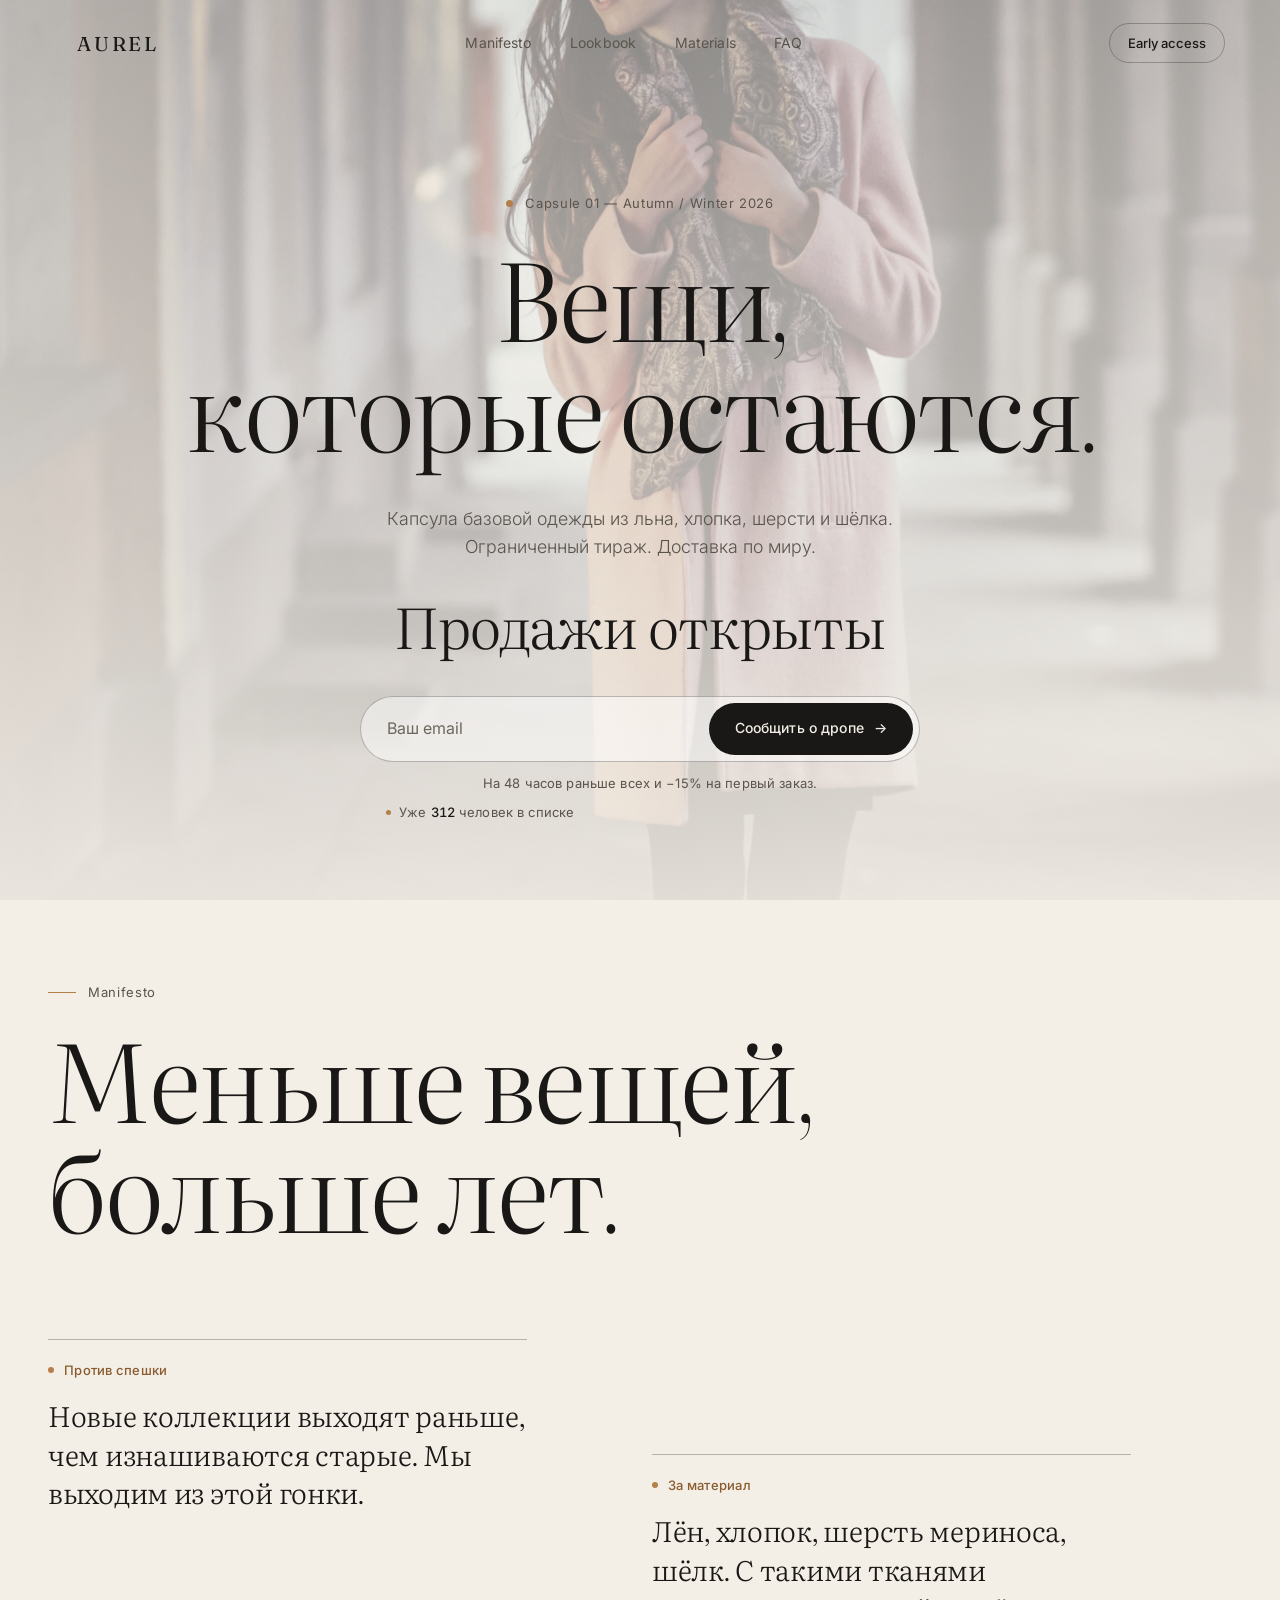
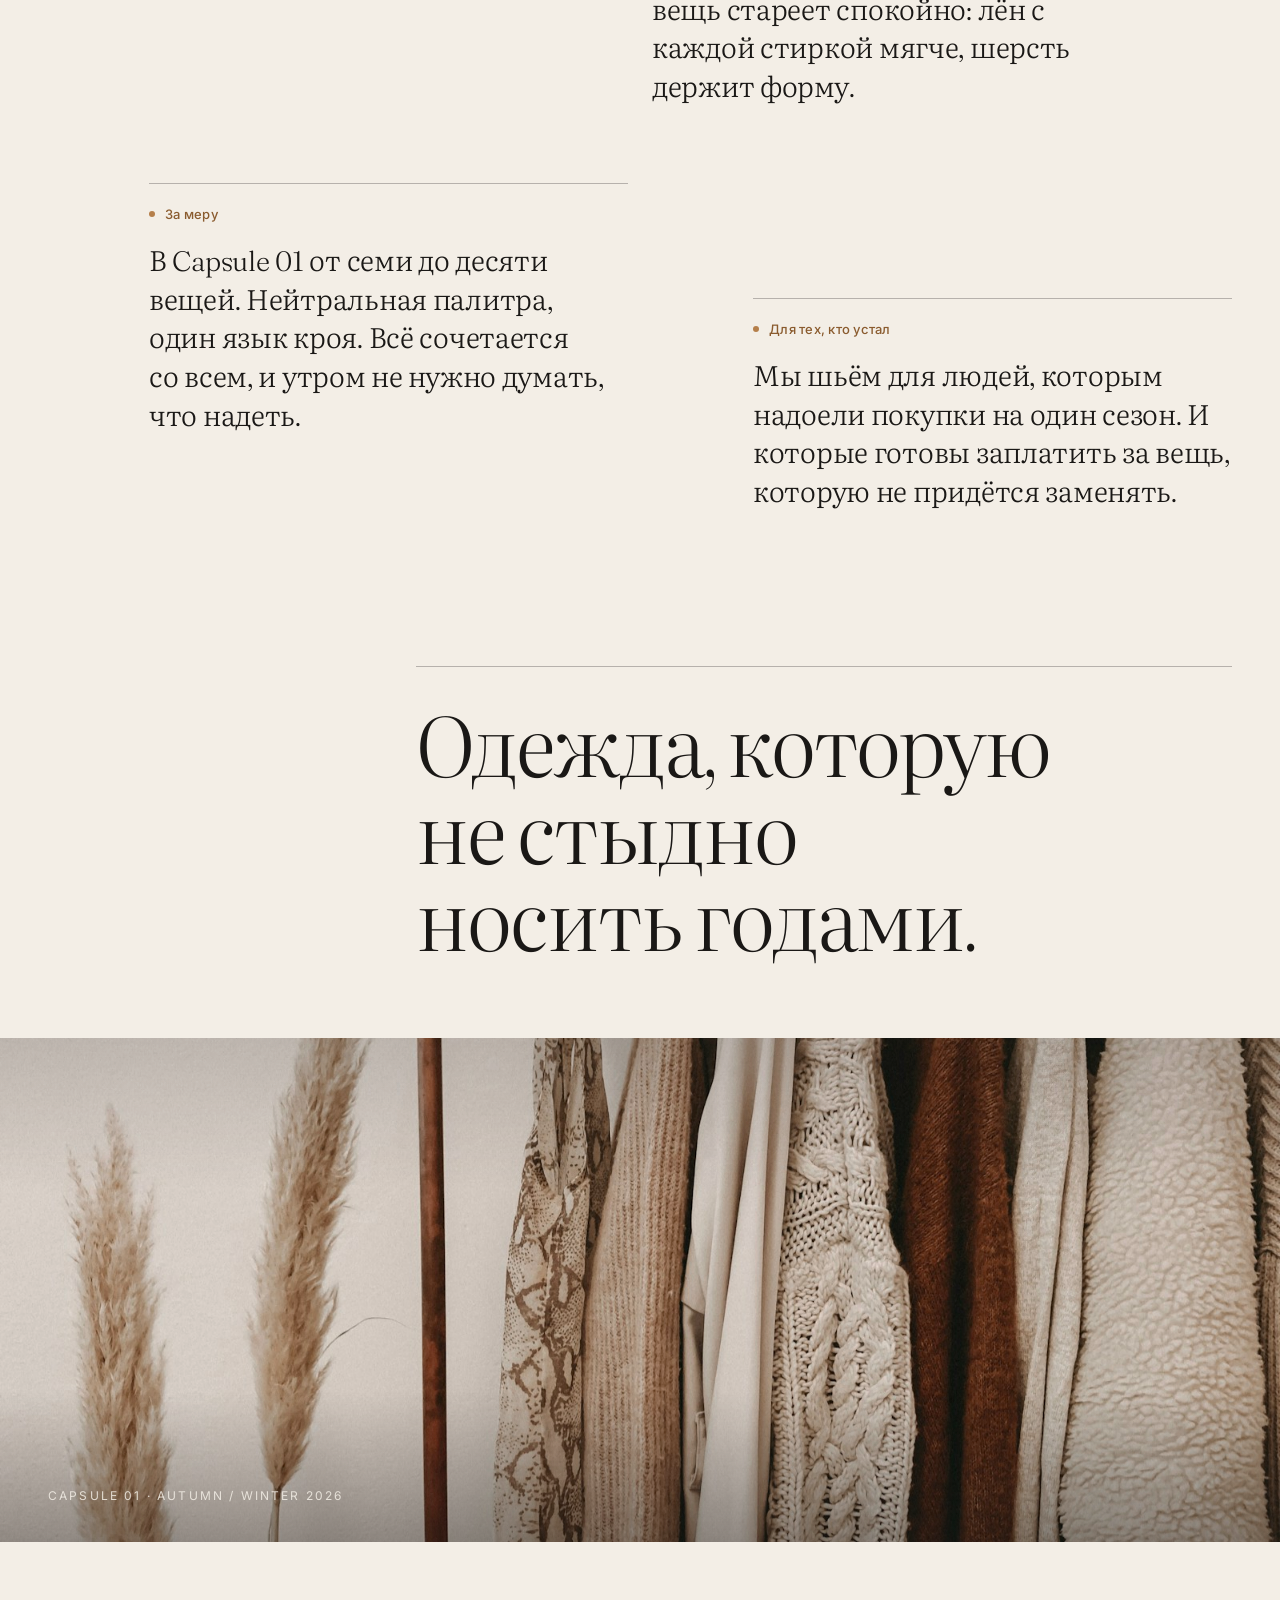
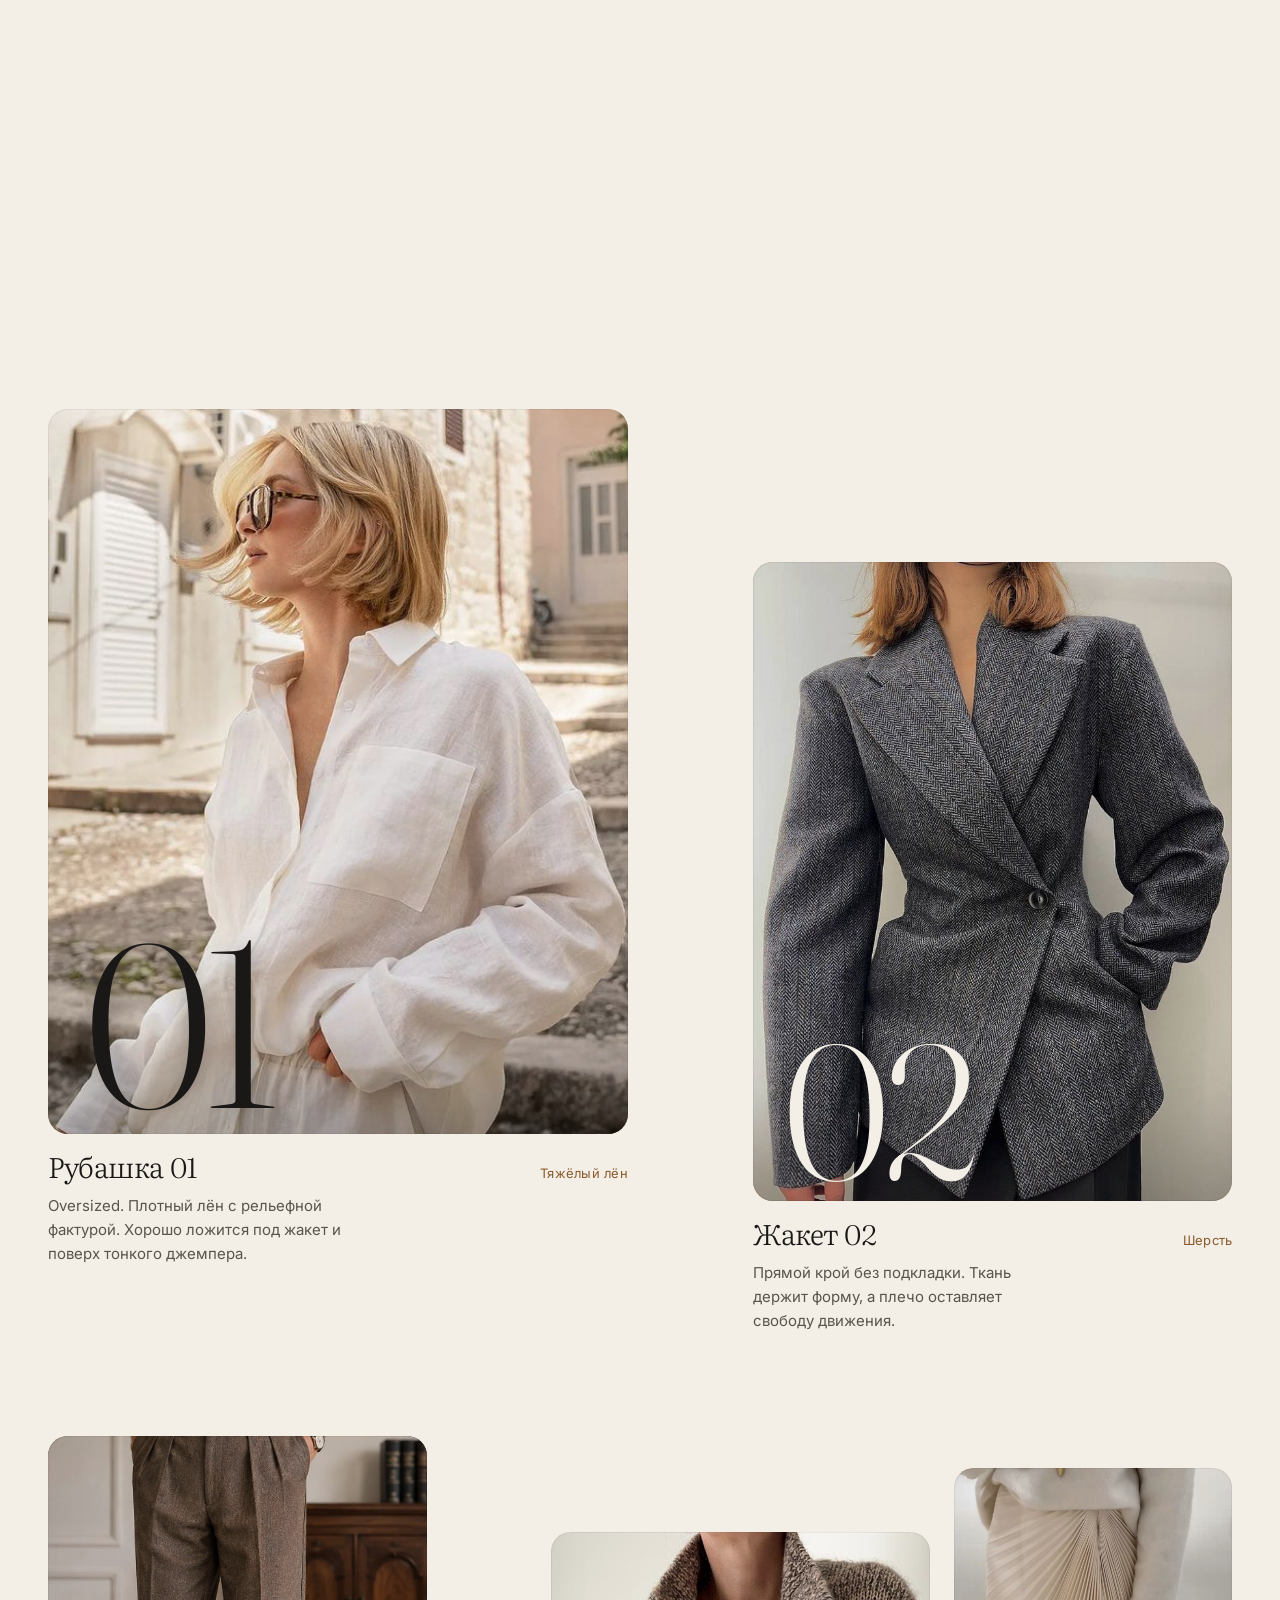
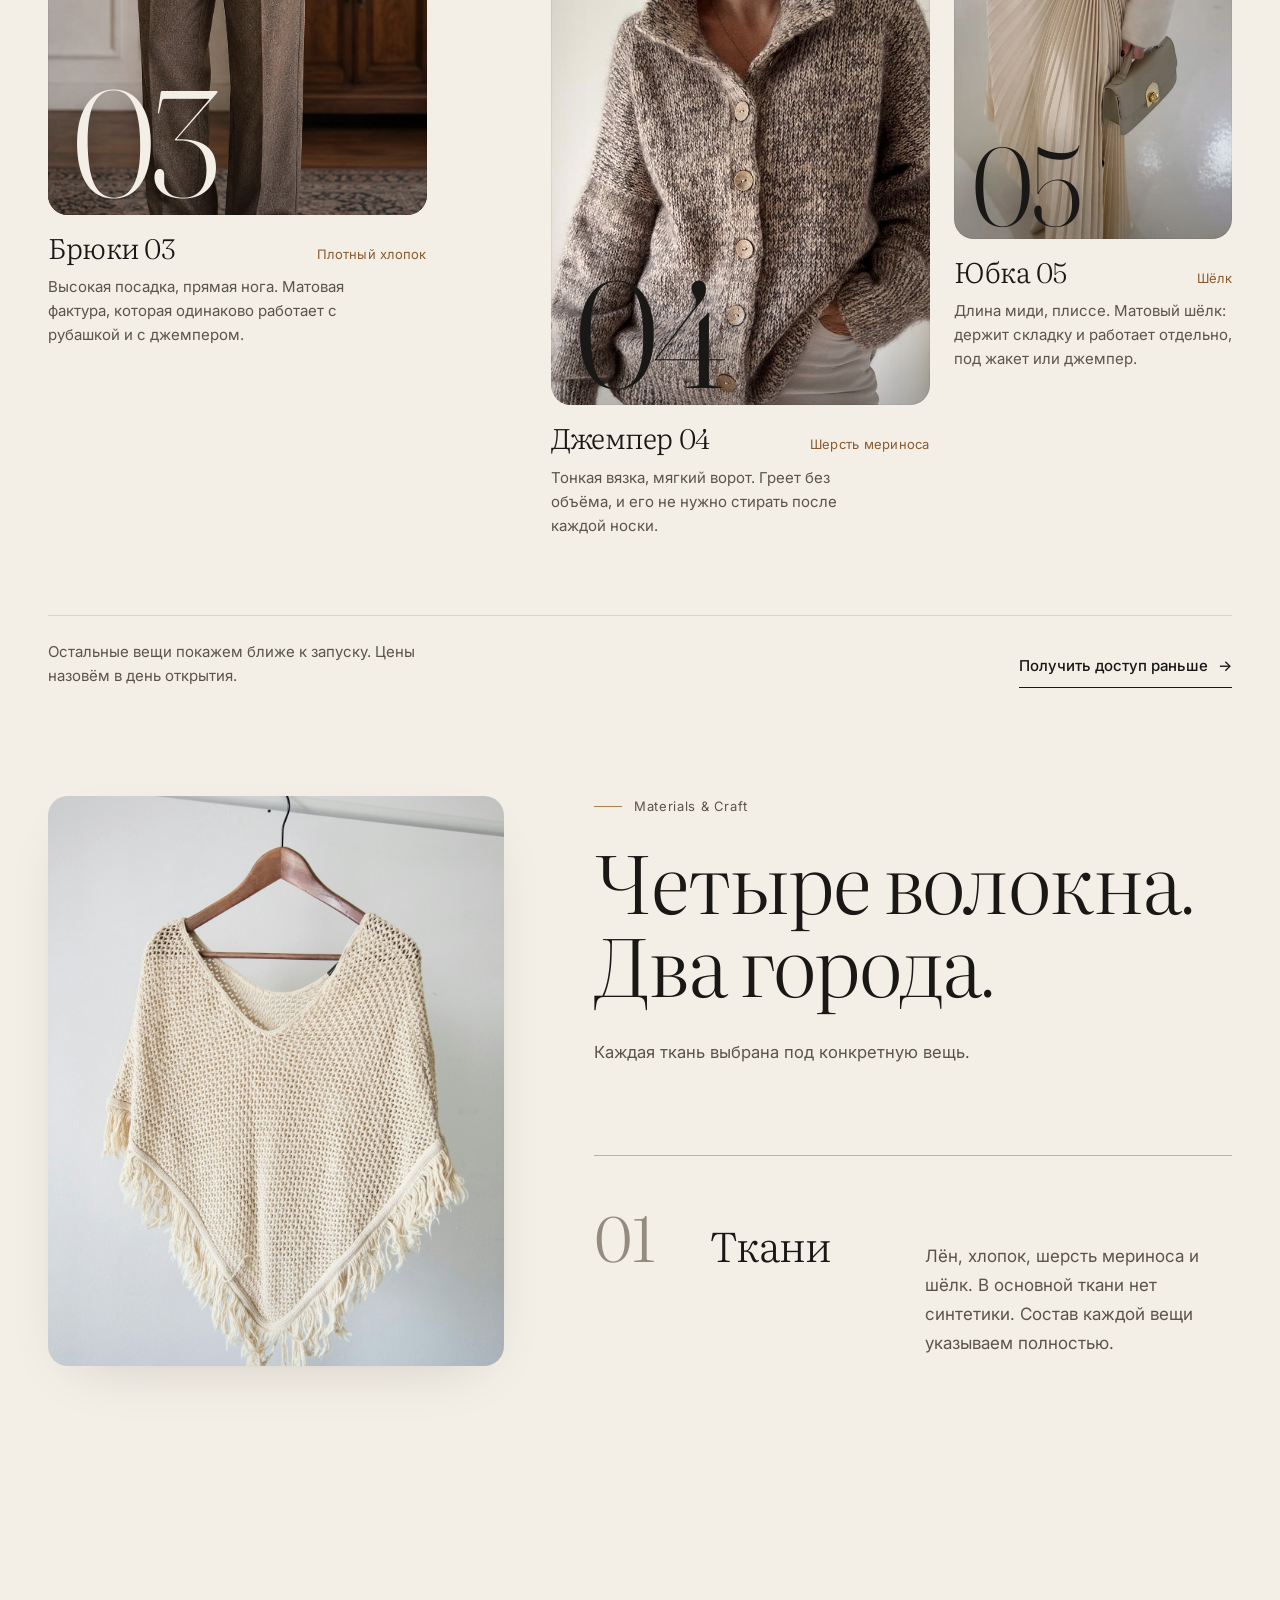
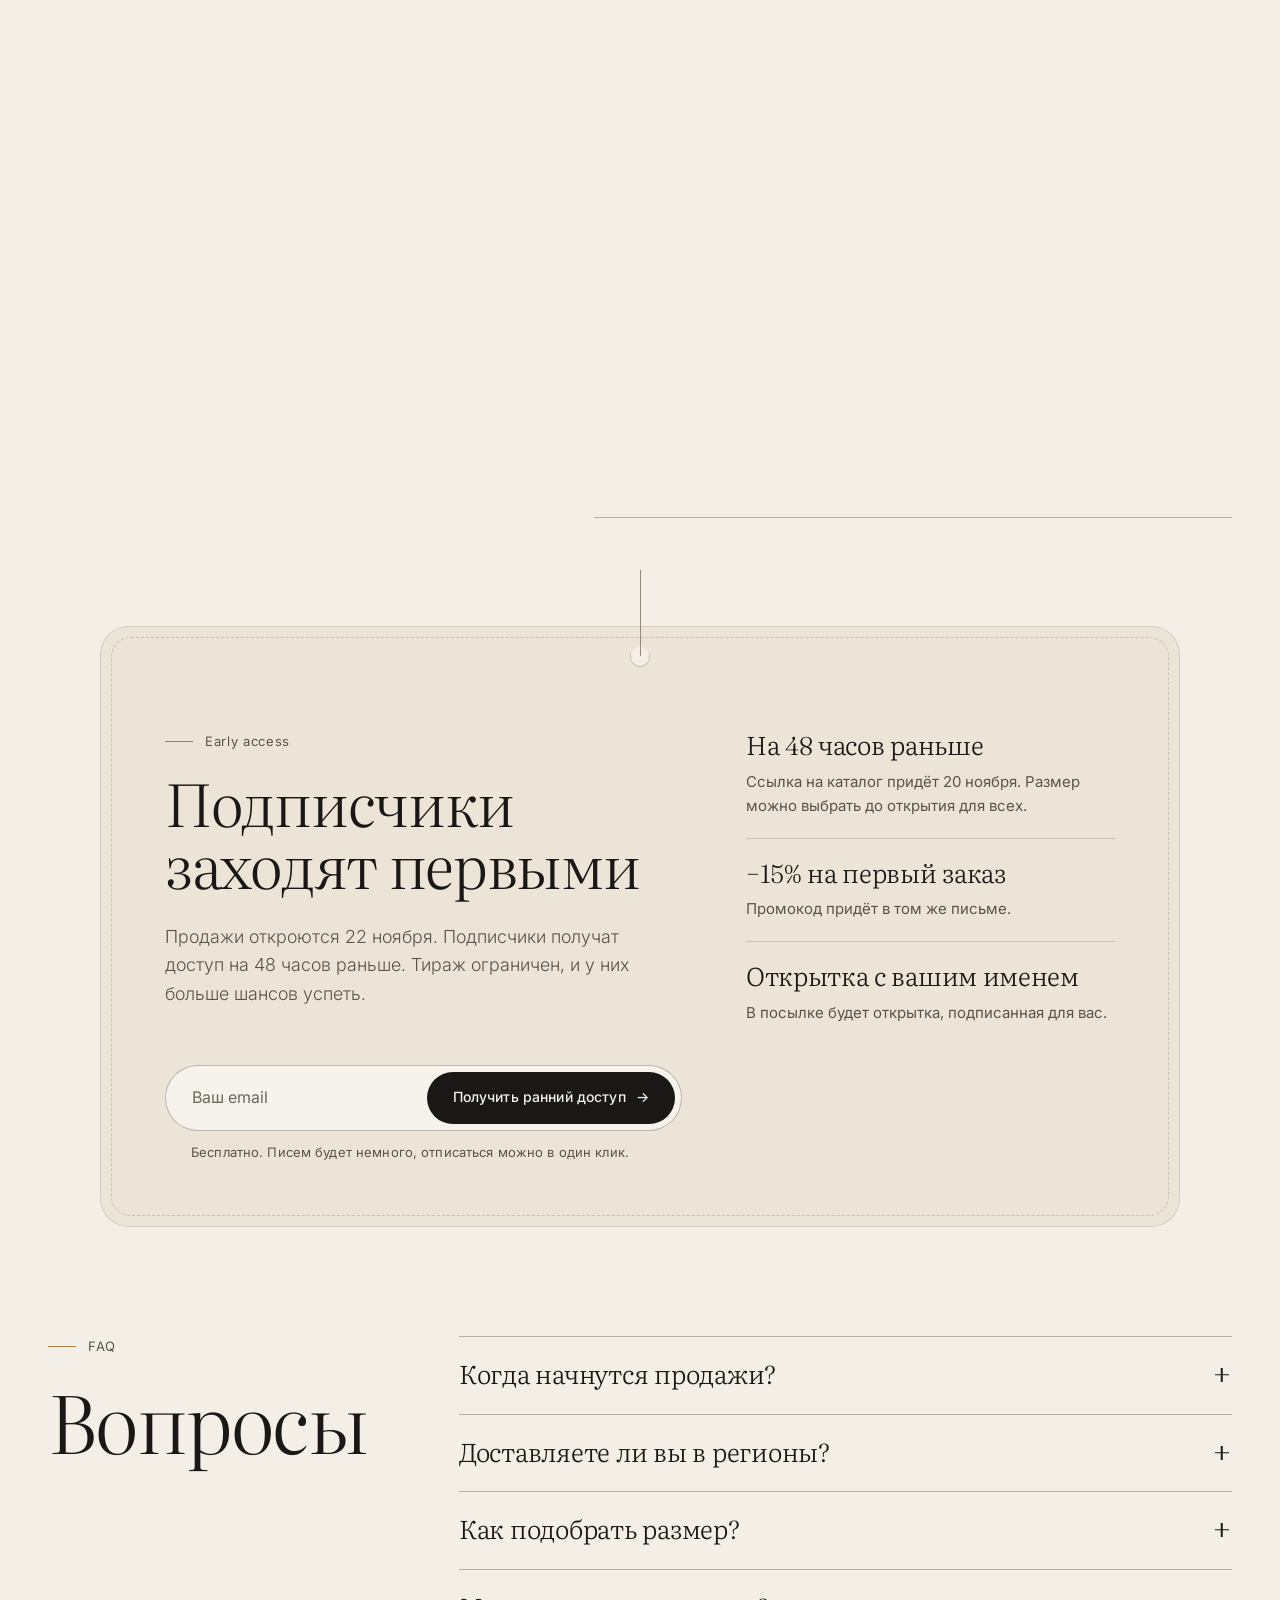
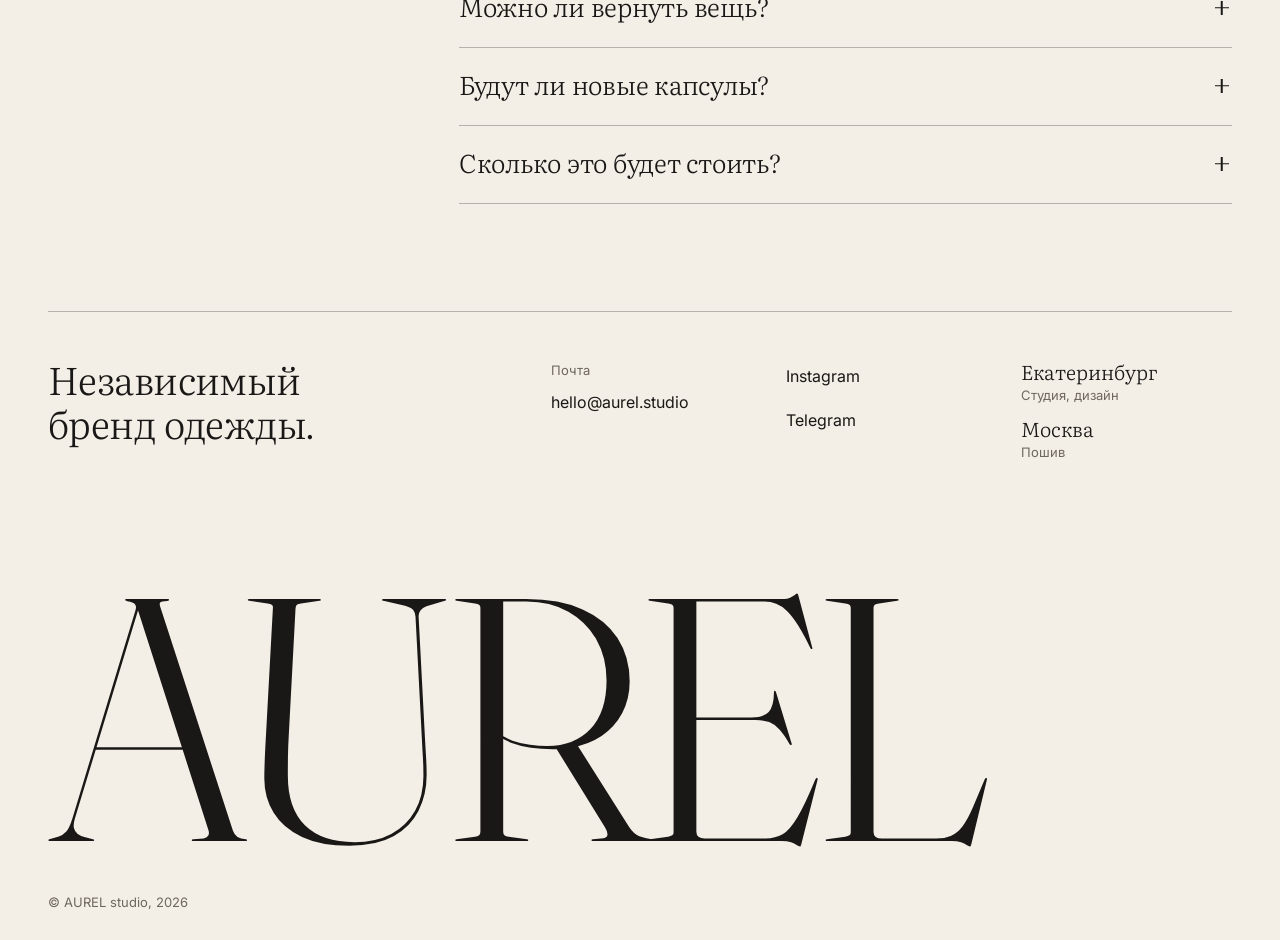
<file: assets/aurel-demo/index.html>
<!DOCTYPE html>
<html lang="ru">
<head>
<meta charset="UTF-8">
<meta name="viewport" content="width=device-width, initial-scale=1, viewport-fit=cover">
<meta name="theme-color" content="#F3EEE6">
<meta name="color-scheme" content="light">
<title>AUREL — Capsule 01, Autumn / Winter 2026</title>
<meta name="description" content="Независимый бренд одежды из Екатеринбурга. Капсула из льна, хлопка, шерсти и шёлка. Старт продаж 22 ноября 2026.">
<meta property="og:type" content="website">
<meta property="og:title" content="AUREL — Capsule 01, Autumn / Winter 2026">
<meta property="og:description" content="Независимый бренд одежды из Екатеринбурга. Капсула из льна, хлопка, шерсти и шёлка. Старт продаж 22 ноября 2026.">
<link rel="preconnect" href="https://fonts.googleapis.com">
<link rel="preconnect" href="https://fonts.gstatic.com" crossorigin>
<link href="https://fonts.googleapis.com/css2?family=Fraunces:opsz,wght@9..144,300;9..144,400&family=Literata:opsz,wght@7..72,300;7..72,400&family=Inter:wght@300;400;500&display=swap" rel="stylesheet">
<script>
/* Motion: скрытые состояния включаются классом js до первой отрисовки (нет вспышки контента).
   animations.js ставит data-motion; не поднялся за 2.5с, класс снимается и всё показывается как есть. */
document.documentElement.classList.add('js');
setTimeout(function () {
  var h = document.documentElement;
  if (!h.hasAttribute('data-motion')) h.classList.remove('js');
}, 2500);
</script>
<link rel="stylesheet" href="styles.css">
</head>
<body>

<div class="silk" aria-hidden="true">
  <div class="blob blob-1"></div>
  <div class="blob blob-2"></div>
  <div class="blob blob-3"></div>
  <div class="grain"></div>
</div>

<div class="hero-bg" aria-hidden="true">
  <div class="hero-bg-image" style="background-image: url('media/hero-fabric.jpg');"></div>
  <div class="hero-bg-tint"></div>
</div>

<header class="nav">
  <div class="nav-bar">
    <a class="brand-mark" href="#hero" aria-label="AUREL">AUREL</a>
    <nav class="nav-links" aria-label="AUREL">
      <a href="#manifesto">Manifesto</a>
      <a href="#lookbook">Lookbook</a>
      <a href="#materials">Materials</a>
      <a href="#faq">FAQ</a>
    </nav>
    <a class="nav-cta" href="#early-access" data-animate="button">Early access</a>
  </div>
</header>

<main>

  <!-- 1. HERO -->
  <section class="hero" id="hero" aria-labelledby="hero-title">
    <div class="wrap hero-inner">

      <p class="eyebrow">
        <span class="dot" aria-hidden="true"></span>
        <span>Capsule 01 — Autumn / Winter 2026</span>
      </p>

      <h1 class="headline" id="hero-title">Вещи,<br>которые остаются.</h1>

      <p class="lede">Капсула базовой одежды из льна, хлопка, шерсти и шёлка.<br>Ограниченный тираж. Доставка по миру.</p>

      <div class="timer">
        <p class="countdown-label">До открытия — 22 ноября</p>
        <div class="countdown" id="countdown" aria-live="polite">
          <div class="unit"><span class="num" data-unit="days">00</span><span class="lbl">дней</span></div>
          <div class="unit"><span class="num" data-unit="hours">00</span><span class="lbl">часов</span></div>
          <div class="unit"><span class="num" data-unit="minutes">00</span><span class="lbl">минут</span></div>
          <div class="unit"><span class="num" data-unit="seconds">00</span><span class="lbl">секунд</span></div>
        </div>
        <p class="countdown-done">Продажи открыты</p>
      </div>

      <form class="notify" id="notify-form" data-source="hero" novalidate>
        <label for="email" class="sr-only">Email</label>
        <div class="notify-field">
          <input type="email" id="email" name="email" placeholder="Ваш email" autocomplete="email" inputmode="email" autocapitalize="none" autocorrect="off" spellcheck="false" enterkeyhint="send" required>
          <button type="submit" class="btn" data-animate="button">
            <span class="btn-label">Сообщить о дропе</span>
            <span class="btn-arrow" aria-hidden="true">→</span>
          </button>
        </div>
        <div class="notify-meta">
          <p class="form-hint">На 48 часов раньше всех и −15% на первый заказ.</p>
          <p class="form-note" id="form-note" role="status"></p>
        </div>
        <!-- PLACEHOLDER: число подписчиков выдуманное (312, диапазон 240-390), пока нет реальной базы.
             Источник правды: CONFIG.proof в cro.js. До публичного запуска заменить на реальное число
             из рассылочного сервиса или поставить CONFIG.proof.enabled = false. -->
        <p class="form-proof" data-proof><span>Уже <b data-proof-count>312</b> <span data-proof-word>человек</span> в списке</span></p>
      </form>

    </div>
  </section>

  <!-- 2. MANIFESTO -->
  <section class="section manifesto" id="manifesto" aria-labelledby="manifesto-title">
    <div class="wrap">

      <header class="sec-head">
        <p class="kicker" data-animate="reveal">Manifesto</p>
        <h2 class="display display--xl" id="manifesto-title" data-animate="split">Меньше вещей, больше лет.</h2>
      </header>

      <ul class="theses">
        <li class="thesis thesis-1" data-animate="reveal">
          <p class="thesis-tag">Против спешки</p>
          <p class="thesis-text">Новые коллекции выходят раньше, чем изнашиваются старые. Мы выходим из этой гонки.</p>
        </li>
        <li class="thesis thesis-2" data-animate="reveal">
          <p class="thesis-tag">За материал</p>
          <p class="thesis-text">Лён, хлопок, шерсть мериноса, шёлк. С такими тканями вещь стареет спокойно: лён с каждой стиркой мягче, шерсть держит форму.</p>
        </li>
        <li class="thesis thesis-3" data-animate="reveal">
          <p class="thesis-tag">За меру</p>
          <p class="thesis-text">В Capsule 01 от семи до десяти вещей. Нейтральная палитра, один язык кроя. Всё сочетается со всем, и утром не нужно думать, что надеть.</p>
        </li>
        <li class="thesis thesis-4" data-animate="reveal">
          <p class="thesis-tag">Для тех, кто устал</p>
          <p class="thesis-text">Мы шьём для людей, которым надоели покупки на один сезон. И которые готовы заплатить за вещь, которую не придётся заменять.</p>
        </li>
      </ul>

      <p class="closing" data-animate="reveal">Одежда, которую не стыдно носить годами.</p>

    </div>
  </section>

  <!-- 2.5 EDITORIAL BAND -->
  <section class="band" aria-hidden="true">
    <div class="band-image" data-parallax style="background-image: url('media/manifesto-detail.jpg');"></div>
    <p class="band-caption">Capsule 01 · Autumn / Winter 2026</p>
  </section>

  <!-- 3. LOOKBOOK -->
  <section class="section lookbook" id="lookbook" aria-labelledby="lookbook-title">
    <div class="wrap">

      <header class="sec-head" data-animate="reveal">
        <p class="kicker">Lookbook</p>
        <h2 class="display" id="lookbook-title">Первые пять вещей</h2>
        <p class="intro">Всего в капсуле от семи до десяти вещей. Вот пять.</p>
      </header>

      <div class="looks-scroller" role="region" aria-labelledby="lookbook-title" tabindex="0">
        <ul class="looks">

          <li class="look look-1" data-animate="card">
            <div class="look-media">
              <img src="media/look-01.jpg" alt="" loading="lazy" width="800" height="1000">
              <span class="look-no" aria-hidden="true">01</span>
            </div>
            <div class="look-body">
              <div class="look-head">
                <h3 class="look-name">Рубашка 01</h3>
                <p class="look-material">Тяжёлый лён</p>
              </div>
              <p class="look-desc">Oversized. Плотный лён с рельефной фактурой. Хорошо ложится под жакет и поверх тонкого джемпера.</p>
            </div>
          </li>

          <li class="look look-2" data-animate="card">
            <div class="look-media">
              <img src="media/look-02.jpg" alt="" loading="lazy" width="800" height="1000">
              <span class="look-no" aria-hidden="true">02</span>
            </div>
            <div class="look-body">
              <div class="look-head">
                <h3 class="look-name">Жакет 02</h3>
                <p class="look-material">Шерсть</p>
              </div>
              <p class="look-desc">Прямой крой без подкладки. Ткань держит форму, а плечо оставляет свободу движения.</p>
            </div>
          </li>

          <li class="look look-3" data-animate="card">
            <div class="look-media">
              <img src="media/look-03.jpg" alt="" loading="lazy" width="800" height="1000">
              <span class="look-no" aria-hidden="true">03</span>
            </div>
            <div class="look-body">
              <div class="look-head">
                <h3 class="look-name">Брюки 03</h3>
                <p class="look-material">Плотный хлопок</p>
              </div>
              <p class="look-desc">Высокая посадка, прямая нога. Матовая фактура, которая одинаково работает с рубашкой и с джемпером.</p>
            </div>
          </li>

          <li class="look look-4" data-animate="card">
            <div class="look-media">
              <img src="media/look-04.jpg" alt="" loading="lazy" width="800" height="1000">
              <span class="look-no" aria-hidden="true">04</span>
            </div>
            <div class="look-body">
              <div class="look-head">
                <h3 class="look-name">Джемпер 04</h3>
                <p class="look-material">Шерсть мериноса</p>
              </div>
              <p class="look-desc">Тонкая вязка, мягкий ворот. Греет без объёма, и его не нужно стирать после каждой носки.</p>
            </div>
          </li>

          <li class="look look-5" data-animate="card">
            <div class="look-media">
              <img src="media/look-05.jpg" alt="" loading="lazy" width="800" height="1000">
              <span class="look-no" aria-hidden="true">05</span>
            </div>
            <div class="look-body">
              <div class="look-head">
                <h3 class="look-name">Юбка 05</h3>
                <p class="look-material">Шёлк</p>
              </div>
              <p class="look-desc">Длина миди, плиссе. Матовый шёлк: держит складку и работает отдельно, под жакет или джемпер.</p>
            </div>
          </li>

        </ul>
      </div>

      <div class="look-foot" data-animate="reveal">
        <p class="look-note">Остальные вещи покажем ближе к запуску. Цены назовём в день открытия.</p>
        <a class="link-cta" href="#early-access" data-animate="button">
          <span>Получить доступ раньше</span>
          <span class="link-arrow" aria-hidden="true">→</span>
        </a>
      </div>

    </div>
  </section>

  <!-- 4. MATERIALS & CRAFT -->
  <section class="section materials" id="materials" aria-labelledby="materials-title">
    <div class="wrap materials-grid">

      <div class="materials-media" data-animate="reveal">
        <img src="media/materials-fabric.jpg" alt="" loading="lazy" width="800" height="1000">
      </div>

      <div class="materials-body">

      <header class="sec-head" data-animate="reveal">
        <p class="kicker">Materials & Craft</p>
        <h2 class="display" id="materials-title">Четыре волокна. Два города.</h2>
        <p class="intro">Каждая ткань выбрана под конкретную вещь.</p>
      </header>

      <ol class="mats">
        <li class="mat" data-animate="reveal">
          <div class="mat-head">
            <span class="mat-no" aria-hidden="true">01</span>
            <h3 class="mat-title">Ткани</h3>
          </div>
          <p class="mat-text">Лён, хлопок, шерсть мериноса и шёлк. В основной ткани нет синтетики. Состав каждой вещи указываем полностью.</p>
        </li>
        <li class="mat" data-animate="reveal">
          <div class="mat-head">
            <span class="mat-no" aria-hidden="true">02</span>
            <h3 class="mat-title">Екатеринбург — дизайн</h3>
          </div>
          <p class="mat-text">Силуэты, выкройки и подбор тканей делаем в студии в Екатеринбурге. Рисуем меньше вещей и дольше доводим каждую.</p>
        </li>
        <li class="mat" data-animate="reveal">
          <div class="mat-head">
            <span class="mat-no" aria-hidden="true">03</span>
            <h3 class="mat-title">Москва — пошив</h3>
          </div>
          <p class="mat-text">Шьём в Москве небольшими партиями. Поэтому тираж ограничен.</p>
        </li>
        <li class="mat" data-animate="reveal">
          <div class="mat-head">
            <span class="mat-no" aria-hidden="true">04</span>
            <h3 class="mat-title">Срок службы</h3>
          </div>
          <p class="mat-text">Мы думаем о цене за одну носку. Хорошая вещь стоит больше в день покупки и меньше через три года.</p>
        </li>
      </ol>

      </div>

    </div>
  </section>

  <!-- 5. EARLY ACCESS -->
  <section class="section access" id="early-access" aria-labelledby="access-title">
    <div class="wrap">
      <div class="tag-wrap" data-animate="reveal">
        <div class="tag">

          <div class="tag-main">
            <p class="kicker">Early access</p>
            <h2 class="display display--m" id="access-title">Подписчики заходят первыми</h2>
            <p class="lede">Продажи откроются 22 ноября. Подписчики получат доступ на 48 часов раньше. Тираж ограничен, и у них больше шансов успеть.</p>
          </div>

          <ul class="perks">
            <li class="perk">
              <h3 class="perk-title">На 48 часов раньше</h3>
              <p class="perk-text">Ссылка на каталог придёт 20 ноября. Размер можно выбрать до открытия для всех.</p>
            </li>
            <li class="perk">
              <h3 class="perk-title">−15% на первый заказ</h3>
              <p class="perk-text">Промокод придёт в том же письме.</p>
            </li>
            <li class="perk">
              <h3 class="perk-title">Открытка с вашим именем</h3>
              <p class="perk-text">В посылке будет открытка, подписанная для вас.</p>
            </li>
          </ul>

          <div class="tag-form">
            <p class="access-when" data-early-when>Ссылка на каталог уйдёт 20 ноября<span data-early-left></span></p>
            <form class="notify" id="access-form" data-source="access" novalidate>
              <label for="email-access" class="sr-only">Email</label>
              <div class="notify-field">
                <input type="email" id="email-access" name="email" placeholder="Ваш email" autocomplete="email" inputmode="email" autocapitalize="none" autocorrect="off" spellcheck="false" enterkeyhint="send" required>
                <button type="submit" class="btn" data-animate="button">
                  <span class="btn-label">Получить ранний доступ</span>
                  <span class="btn-arrow" aria-hidden="true">→</span>
                </button>
              </div>
              <div class="notify-meta">
                <p class="form-hint">Бесплатно. Писем будет немного, отписаться можно в один клик.</p>
                <p class="form-note" id="access-note" role="status"></p>
              </div>
            </form>
          </div>

        </div>
      </div>
    </div>
  </section>

  <!-- 6. FAQ -->
  <section class="section faq" id="faq" aria-labelledby="faq-title">
    <div class="wrap faq-grid">

      <header class="sec-head faq-head" data-animate="reveal">
        <p class="kicker">FAQ</p>
        <h2 class="display" id="faq-title">Вопросы</h2>
      </header>

      <div class="faq-list">
        <details class="qa" data-animate="accordion">
          <summary><span class="qa-q">Когда начнутся продажи?</span><span class="qa-icon" aria-hidden="true"></span></summary>
          <div class="qa-a"><p>22 ноября 2026 года в 20:00 по Екатеринбургу, это 18:00 по Москве. Подписчики получат доступ на 48 часов раньше, 20 ноября.</p></div>
        </details>
        <details class="qa" data-animate="accordion">
          <summary><span class="qa-q">Доставляете ли вы в регионы?</span><span class="qa-icon" aria-hidden="true"></span></summary>
          <div class="qa-a"><p>Да. Отправляем по всей России и за границу. Стоимость и срок покажем при оформлении заказа.</p></div>
        </details>
        <details class="qa" data-animate="accordion">
          <summary><span class="qa-q">Как подобрать размер?</span><span class="qa-icon" aria-hidden="true"></span></summary>
          <div class="qa-a"><p>Для каждой вещи будет таблица мер и параметры модели на фото. Сомневаетесь между двумя размерами, напишите нам, и мы подскажем.</p></div>
        </details>
        <details class="qa" data-animate="accordion">
          <summary><span class="qa-q">Можно ли вернуть вещь?</span><span class="qa-icon" aria-hidden="true"></span></summary>
          <div class="qa-a"><p>Да. В течение 7 дней после получения, как предусмотрено законом, если вещь не носили, а бирки и упаковка сохранены.</p></div>
        </details>
        <details class="qa" data-animate="accordion">
          <summary><span class="qa-q">Будут ли новые капсулы?</span><span class="qa-icon" aria-hidden="true"></span></summary>
          <div class="qa-a"><p>Да, но без календаря. Новую капсулу мы выпускаем, когда она готова, а не потому что наступил сезон. Подписчики узнают первыми.</p></div>
        </details>
        <details class="qa" data-animate="accordion">
          <summary><span class="qa-q">Сколько это будет стоить?</span><span class="qa-icon" aria-hidden="true"></span></summary>
          <div class="qa-a"><p>Цены назовём в день запуска. Мы считаем их от ткани и пошива, без наценки за имя. Это дороже массмаркета, но вещь рассчитана на годы.</p></div>
        </details>
      </div>

    </div>
  </section>

</main>

<!-- 7. FOOTER -->
<footer class="foot" id="contact">
  <div class="wrap">

    <div class="foot-top">
      <p class="foot-tagline">Независимый бренд одежды.</p>

      <div class="foot-groups">
        <div class="foot-group">
          <p class="foot-label">Почта</p>
          <a class="foot-link foot-mail" href="mailto:hello@aurel.studio">hello@aurel.studio</a>
        </div>

        <ul class="foot-group foot-social">
          <li><a class="foot-link" href="https://instagram.com" target="_blank" rel="noopener">Instagram</a></li>
          <li><a class="foot-link" href="https://t.me" target="_blank" rel="noopener">Telegram</a></li>
        </ul>

        <ul class="foot-group foot-studios">
          <li>
            <p class="foot-city">Екатеринбург</p>
            <p class="foot-role">Студия, дизайн</p>
          </li>
          <li>
            <p class="foot-city">Москва</p>
            <p class="foot-role">Пошив</p>
          </li>
        </ul>
      </div>
    </div>

    <a class="foot-mark" href="#hero" aria-label="AUREL">AUREL</a>

    <div class="foot-bottom">
      <p>© AUREL studio, 2026</p>
    </div>

  </div>
</footer>

<!-- 8. CRO: sticky CTA (мобилка) и exit-intent попап. Логика в cro.js -->
<aside class="sticky-cta" id="sticky-cta" aria-label="Ранний доступ" inert>
  <a class="sticky-cta-link" href="#early-access">
    <span>Получить ранний доступ</span>
    <span class="link-arrow" aria-hidden="true">→</span>
  </a>
  <button type="button" class="sticky-cta-close" aria-label="Скрыть панель"></button>
</aside>

<div class="xp" id="exit-popup" hidden>
  <div class="xp-backdrop" data-xp-close></div>
  <div class="xp-card" role="dialog" aria-modal="true" aria-labelledby="xp-title" tabindex="-1">
    <button type="button" class="xp-close" data-xp-close aria-label="Закрыть"></button>
    <p class="kicker">Capsule 01</p>
    <h2 class="xp-title" id="xp-title">Пришлём ссылку раньше всех</h2>
    <p class="xp-text">Каталог откроется для подписчиков 20 ноября, на 48 часов раньше остальных. Вместе со ссылкой придёт промокод −15%.</p>
    <form class="notify" id="popup-form" data-source="popup" novalidate>
      <label for="email-popup" class="sr-only">Email</label>
      <div class="notify-field">
        <input type="email" id="email-popup" name="email" placeholder="Ваш email" autocomplete="email" inputmode="email" autocapitalize="none" autocorrect="off" spellcheck="false" enterkeyhint="send" required>
        <button type="submit" class="btn">
          <span class="btn-label">Получить ранний доступ</span>
          <span class="btn-arrow" aria-hidden="true">→</span>
        </button>
      </div>
      <div class="notify-meta">
        <p class="form-hint">Бесплатно. Отписаться можно в один клик.</p>
        <p class="form-note" id="popup-note" role="status"></p>
      </div>
    </form>
    <button type="button" class="xp-skip" data-xp-close>Не сейчас</button>
  </div>
</div>

<script src="script.js"></script>
<script src="animations.js" defer></script>
<script src="cro.js" defer></script>
</body>
</html>
</file>
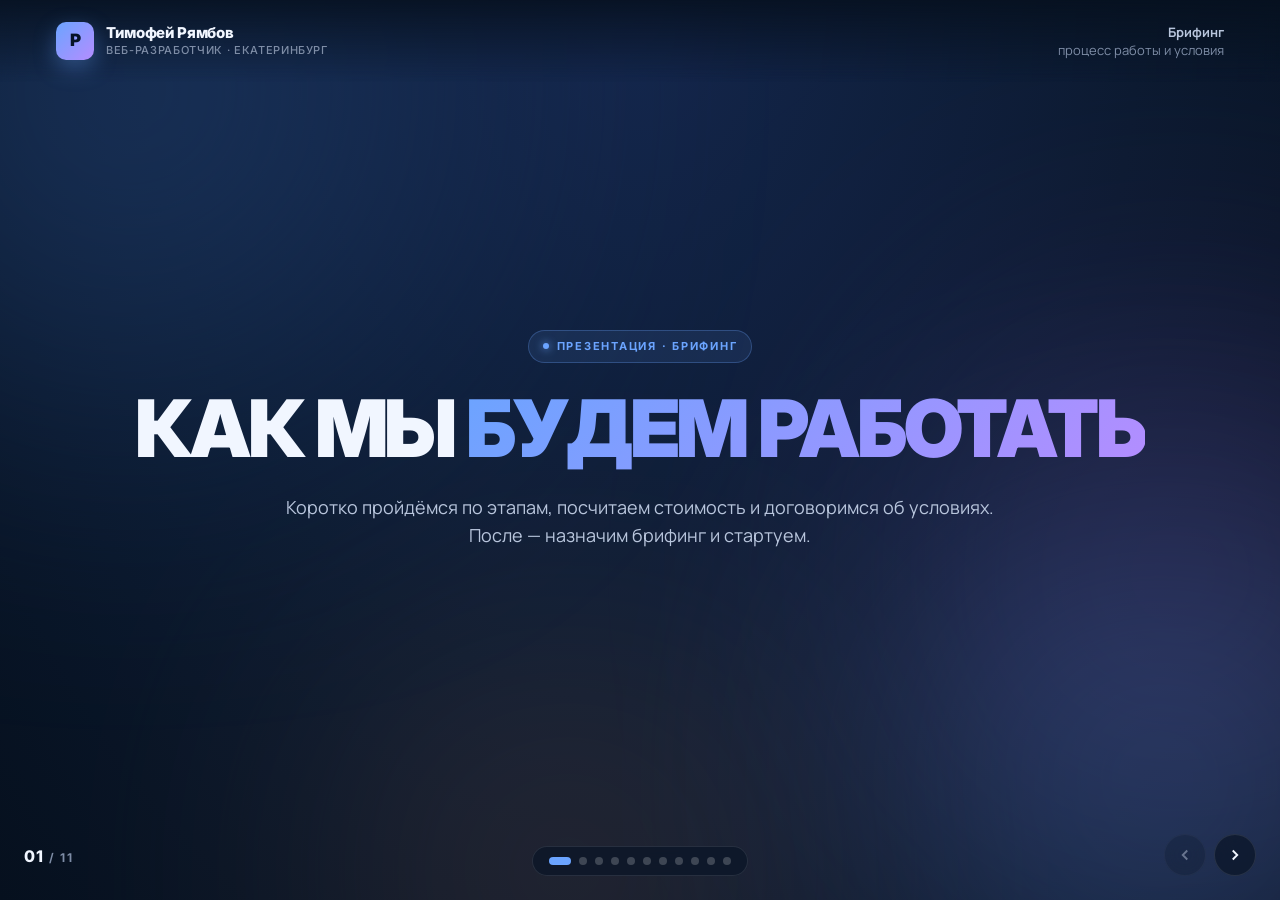
<file: brief-dark.html>
<!DOCTYPE html>
<html lang="ru">
<head>
  <meta charset="UTF-8">
  <meta name="viewport" content="width=device-width, initial-scale=1.0">
  <title>Брифинг — Тимофей Рямбов</title>
  <meta name="description" content="Презентация процесса работы и условий сотрудничества">
  <link rel="icon" type="image/png" href="favicon.png">
  <link rel="preconnect" href="https://fonts.googleapis.com">
  <link rel="preconnect" href="https://fonts.gstatic.com" crossorigin>
  <link href="https://fonts.googleapis.com/css2?family=Inter:wght@400;500;600;700;800;900&family=Manrope:wght@400;500;600;700;800&display=swap" rel="stylesheet">
  <style>
    :root {
      --bg: #0A1628;
      --bg-2: #06101E;
      --surface: rgba(15, 30, 54, 0.55);
      --surface-2: rgba(15, 30, 54, 0.35);
      --border: rgba(255, 255, 255, 0.10);
      --border-strong: rgba(107, 164, 255, 0.32);
      --text: #F1F6FF;
      --text-2: #B8C5DC;
      --text-3: #7E8DA6;
      --accent: #6BA4FF;
      --accent-2: #B48DFF;
      --accent-warm: #E8946A;
      --green: #38DC8C;
      --card-blue: linear-gradient(135deg, #6BA4FF 0%, #8B7CFF 100%);
      --card-warm: linear-gradient(135deg, #E8946A 0%, #B48DFF 100%);
    }

    * { box-sizing: border-box; margin: 0; padding: 0; }
    html, body { height: 100%; }
    body {
      font-family: 'Manrope', 'Inter', system-ui, sans-serif;
      background: var(--bg);
      color: var(--text);
      line-height: 1.5;
      font-size: 17px;
      -webkit-font-smoothing: antialiased;
      overflow: hidden;
    }

    /* === Фон === */
    .bg-fx {
      position: fixed; inset: 0; z-index: 0;
      background: radial-gradient(ellipse at top, #14264C 0%, #0B1A30 55%, #06101E 100%);
      overflow: hidden;
    }
    .blob { position: absolute; border-radius: 50%; filter: blur(140px); }
    .blob-1 { width: 620px; height: 620px; background: #264880; top: -220px; left: -180px; opacity: 0.5; }
    .blob-2 { width: 520px; height: 520px; background: #4A3270; top: 35%; right: -160px; opacity: 0.45; }
    .blob-3 { width: 420px; height: 420px; background: #E8946A; bottom: -180px; left: 28%; opacity: 0.18; }
    .blob-4 { width: 480px; height: 480px; background: #6BA4FF; bottom: -120px; right: -120px; opacity: 0.30; }

    /* === Контейнер слайдов === */
    .deck {
      position: relative;
      z-index: 1;
      height: 100vh;
      width: 100%;
      overflow-y: auto;
      overflow-x: hidden;
      scroll-snap-type: y mandatory;
      scroll-behavior: smooth;
    }
    .deck::-webkit-scrollbar { width: 0; }

    .slide {
      position: relative;
      min-height: 100vh;
      width: 100%;
      scroll-snap-align: start;
      scroll-snap-stop: always;
      display: flex;
      flex-direction: column;
      justify-content: center;
      padding: 100px 80px 120px;
    }
    .slide-inner {
      width: 100%;
      max-width: 1180px;
      margin: 0 auto;
    }

    /* === Топбар === */
    .topbar {
      position: fixed;
      top: 0; left: 0; right: 0;
      z-index: 50;
      display: flex;
      align-items: center;
      justify-content: space-between;
      padding: 22px 56px;
      background: linear-gradient(180deg, rgba(6, 16, 30, 0.85) 0%, rgba(6, 16, 30, 0) 100%);
      backdrop-filter: blur(8px);
      pointer-events: none;
    }
    .topbar > * { pointer-events: auto; }

    .brand {
      display: inline-flex;
      align-items: center;
      gap: 12px;
      font-family: 'Inter', sans-serif;
      font-weight: 800;
      letter-spacing: -0.02em;
    }
    .brand-mark {
      width: 38px; height: 38px;
      border-radius: 10px;
      background: linear-gradient(135deg, var(--accent), var(--accent-2));
      display: flex; align-items: center; justify-content: center;
      color: #061327;
      font-size: 17px;
      font-weight: 900;
      box-shadow: 0 8px 22px rgba(107, 164, 255, 0.35);
    }
    .brand-text { font-size: 15px; line-height: 1.2; }
    .brand-text small {
      display: block;
      font-size: 11px;
      font-weight: 500;
      color: var(--text-3);
      letter-spacing: 0.06em;
      text-transform: uppercase;
      margin-top: 2px;
    }

    .topbar-meta {
      font-size: 13px;
      color: var(--text-3);
      line-height: 1.4;
      text-align: right;
    }
    .topbar-meta b { color: var(--text-2); font-weight: 700; }

    /* === Навигация === */
    .nav-dots {
      position: fixed;
      left: 50%;
      bottom: 24px;
      transform: translateX(-50%);
      z-index: 40;
      display: flex;
      gap: 8px;
      padding: 10px 16px;
      border-radius: 999px;
      background: rgba(10, 22, 40, 0.72);
      border: 1px solid var(--border);
      backdrop-filter: blur(10px);
    }
    .nav-dot {
      width: 8px; height: 8px;
      border-radius: 50%;
      background: rgba(255,255,255,0.2);
      cursor: pointer;
      transition: background 0.2s, width 0.3s;
      border: none;
      padding: 0;
    }
    .nav-dot:hover { background: rgba(255,255,255,0.4); }
    .nav-dot.active {
      background: var(--accent);
      width: 22px;
      border-radius: 999px;
    }

    .nav-arrows {
      position: fixed;
      right: 24px;
      bottom: 24px;
      z-index: 40;
      display: flex;
      gap: 8px;
    }
    .nav-arr {
      width: 42px; height: 42px;
      border-radius: 50%;
      background: rgba(10, 22, 40, 0.72);
      border: 1px solid var(--border);
      backdrop-filter: blur(10px);
      color: var(--text);
      display: flex; align-items: center; justify-content: center;
      cursor: pointer;
      transition: background 0.2s, border-color 0.2s, transform 0.2s;
    }
    .nav-arr:hover { background: rgba(107, 164, 255, 0.18); border-color: var(--border-strong); }
    .nav-arr:active { transform: scale(0.92); }
    .nav-arr:disabled { opacity: 0.35; cursor: default; }
    .nav-arr svg { width: 18px; height: 18px; stroke: currentColor; fill: none; stroke-width: 2.5; }

    .slide-counter {
      position: fixed;
      left: 24px;
      bottom: 32px;
      z-index: 40;
      font-family: 'Inter', sans-serif;
      font-size: 12px;
      font-weight: 700;
      letter-spacing: 0.12em;
      color: var(--text-3);
    }
    .slide-counter b { color: var(--text); font-weight: 800; font-size: 16px; }

    /* === Типографика === */
    .eyebrow {
      display: inline-flex;
      align-items: center;
      gap: 8px;
      padding: 7px 14px;
      border-radius: 999px;
      background: rgba(107, 164, 255, 0.1);
      border: 1px solid rgba(107, 164, 255, 0.28);
      font-family: 'Inter', sans-serif;
      font-size: 11px;
      font-weight: 700;
      letter-spacing: 0.16em;
      text-transform: uppercase;
      color: var(--accent);
      margin-bottom: 28px;
    }
    .eyebrow::before {
      content: '';
      width: 6px; height: 6px;
      border-radius: 50%;
      background: var(--accent);
      box-shadow: 0 0 8px var(--accent);
    }
    .eyebrow.warm {
      background: rgba(232, 148, 106, 0.1);
      border-color: rgba(232, 148, 106, 0.32);
      color: var(--accent-warm);
    }
    .eyebrow.warm::before { background: var(--accent-warm); box-shadow: 0 0 8px var(--accent-warm); }
    .eyebrow.green {
      background: rgba(56, 220, 140, 0.1);
      border-color: rgba(56, 220, 140, 0.32);
      color: var(--green);
    }
    .eyebrow.green::before { background: var(--green); box-shadow: 0 0 8px var(--green); }

    h1 {
      font-family: 'Inter', sans-serif;
      font-size: clamp(48px, 6.2vw, 96px);
      font-weight: 900;
      letter-spacing: -0.04em;
      line-height: 0.95;
      text-transform: uppercase;
      margin-bottom: 28px;
    }
    h1 .accent {
      background: linear-gradient(135deg, var(--accent), var(--accent-2));
      -webkit-background-clip: text;
      background-clip: text;
      color: transparent;
    }
    h1 .accent-warm {
      background: linear-gradient(135deg, var(--accent-warm), var(--accent-2));
      -webkit-background-clip: text;
      background-clip: text;
      color: transparent;
    }
    h2 {
      font-family: 'Inter', sans-serif;
      font-size: clamp(36px, 4.2vw, 64px);
      font-weight: 900;
      letter-spacing: -0.03em;
      line-height: 1.0;
      text-transform: uppercase;
      margin-bottom: 32px;
    }
    h2 .accent {
      background: linear-gradient(135deg, var(--accent), var(--accent-2));
      -webkit-background-clip: text;
      background-clip: text;
      color: transparent;
    }
    h2.center { text-align: center; }

    .lead {
      font-size: clamp(18px, 1.4vw, 22px);
      color: var(--text-2);
      max-width: 760px;
      line-height: 1.55;
    }
    .lead.center { margin: 0 auto; text-align: center; }
    .lead b { color: var(--text); font-weight: 700; }

    /* === Карточки этапов === */
    .stages {
      display: grid;
      grid-template-columns: repeat(4, 1fr);
      gap: 18px;
      margin-top: 18px;
    }
    .stage {
      position: relative;
      padding: 28px 24px 32px;
      border-radius: 22px;
      background: var(--surface);
      border: 1px solid var(--border);
      backdrop-filter: blur(12px);
      transition: border-color 0.25s, transform 0.25s;
    }
    .stage:hover { border-color: var(--border-strong); transform: translateY(-4px); }
    .stage-num {
      font-family: 'Inter', sans-serif;
      font-size: 13px;
      font-weight: 800;
      letter-spacing: 0.18em;
      color: var(--accent);
      margin-bottom: 16px;
    }
    .stage h3 {
      font-family: 'Inter', sans-serif;
      font-size: 24px;
      font-weight: 900;
      letter-spacing: -0.02em;
      text-transform: uppercase;
      margin-bottom: 12px;
    }
    .stage p {
      font-size: 14.5px;
      color: var(--text-3);
      line-height: 1.5;
    }

    /* === Большая карточка-объяснение (один этап во весь слайд) === */
    .explain {
      display: grid;
      grid-template-columns: 0.95fr 1.05fr;
      gap: 48px;
      align-items: center;
    }
    .explain-visual {
      position: relative;
      aspect-ratio: 1 / 1;
      max-width: 460px;
      border-radius: 28px;
      background: var(--card-blue);
      box-shadow: 0 30px 70px rgba(107, 164, 255, 0.32);
      overflow: hidden;
      display: flex;
      align-items: center;
      justify-content: center;
    }
    .explain-visual.warm { background: var(--card-warm); box-shadow: 0 30px 70px rgba(232, 148, 106, 0.28); }
    .explain-visual::after {
      content: '';
      position: absolute;
      right: -60px; top: -60px;
      width: 220px; height: 220px;
      border-radius: 50%;
      background: rgba(255, 255, 255, 0.08);
    }
    .explain-visual::before {
      content: '';
      position: absolute;
      left: -50px; bottom: -50px;
      width: 180px; height: 180px;
      border-radius: 50%;
      background: rgba(255, 255, 255, 0.06);
    }
    .explain-icon { position: relative; z-index: 1; color: #fff; width: 140px; height: 140px; }
    .explain-icon svg { width: 100%; height: 100%; stroke: currentColor; fill: none; stroke-width: 1.5; }

    .explain-list {
      list-style: none;
      display: flex;
      flex-direction: column;
      gap: 16px;
      margin-top: 24px;
    }
    .explain-list li {
      display: flex;
      gap: 16px;
      align-items: flex-start;
      font-size: 18px;
      color: var(--text-2);
      line-height: 1.5;
    }
    .explain-list li b { color: var(--text); font-weight: 700; }
    .bullet {
      flex-shrink: 0;
      width: 28px; height: 28px;
      border-radius: 50%;
      background: rgba(107, 164, 255, 0.15);
      border: 1px solid var(--border-strong);
      color: var(--accent);
      display: flex; align-items: center; justify-content: center;
      font-family: 'Inter', sans-serif;
      font-size: 13px;
      font-weight: 800;
      margin-top: 1px;
    }

    /* === Слайд-якорь (вопросы клиенту) === */
    .anchor {
      text-align: center;
      max-width: 880px;
      margin: 0 auto;
    }
    .anchor h2 { text-align: center; }
    .anchor-hint {
      margin-top: 32px;
      font-family: 'Inter', sans-serif;
      font-size: 12px;
      font-weight: 700;
      letter-spacing: 0.2em;
      color: var(--text-3);
      text-transform: uppercase;
    }
    .anchor-hint span {
      display: inline-block;
      padding: 8px 16px;
      border-radius: 999px;
      background: rgba(255,255,255,0.04);
      border: 1px solid var(--border);
    }

    /* === Слайд оплаты === */
    .pay-grid {
      display: grid;
      grid-template-columns: repeat(3, 1fr);
      gap: 20px;
      margin-top: 18px;
    }
    .pay {
      position: relative;
      padding: 36px 32px 38px;
      border-radius: 24px;
      background: var(--surface);
      border: 1px solid var(--border);
      backdrop-filter: blur(12px);
      transition: border-color 0.25s, transform 0.25s;
    }
    .pay:hover { transform: translateY(-4px); }
    .pay.featured {
      background: var(--card-blue);
      border-color: transparent;
      box-shadow: 0 28px 64px rgba(107, 164, 255, 0.35);
    }
    .pay.featured::after {
      content: '';
      position: absolute;
      right: -50px; top: -50px;
      width: 180px; height: 180px;
      border-radius: 50%;
      background: rgba(255,255,255,0.08);
    }
    .pay-tag {
      display: inline-block;
      padding: 5px 12px;
      border-radius: 999px;
      background: rgba(56, 220, 140, 0.18);
      border: 1px solid rgba(56, 220, 140, 0.4);
      color: var(--green);
      font-family: 'Inter', sans-serif;
      font-size: 10px;
      font-weight: 800;
      letter-spacing: 0.16em;
      text-transform: uppercase;
      margin-bottom: 18px;
    }
    .pay.featured .pay-tag {
      background: rgba(255,255,255,0.22);
      border-color: rgba(255,255,255,0.4);
      color: #fff;
    }
    .pay-num {
      font-family: 'Inter', sans-serif;
      font-size: clamp(32px, 3.4vw, 46px);
      font-weight: 900;
      letter-spacing: -0.03em;
      line-height: 1;
      margin-bottom: 8px;
      position: relative;
      z-index: 1;
    }
    .pay h3 {
      font-family: 'Inter', sans-serif;
      font-size: 14px;
      font-weight: 800;
      letter-spacing: 0.06em;
      text-transform: uppercase;
      color: var(--text-3);
      margin-bottom: 22px;
      position: relative;
      z-index: 1;
    }
    .pay.featured h3 { color: rgba(255,255,255,0.85); }
    .pay-steps {
      list-style: none;
      display: flex;
      flex-direction: column;
      gap: 12px;
      position: relative;
      z-index: 1;
    }
    .pay-steps li {
      display: flex;
      justify-content: space-between;
      gap: 12px;
      padding: 12px 16px;
      border-radius: 12px;
      background: rgba(255,255,255,0.04);
      border: 1px solid var(--border);
      font-size: 14.5px;
      color: var(--text-2);
    }
    .pay-steps li b { color: var(--text); font-weight: 700; }
    .pay.featured .pay-steps li {
      background: rgba(255,255,255,0.14);
      border-color: rgba(255,255,255,0.18);
      color: rgba(255,255,255,0.92);
    }
    .pay.featured .pay-steps li b { color: #fff; }

    /* === Финальный слайд === */
    .final {
      text-align: center;
      max-width: 980px;
      margin: 0 auto;
    }
    .final-card {
      margin-top: 36px;
      padding: 40px 48px;
      border-radius: 24px;
      background: var(--surface);
      border: 1px solid var(--border-strong);
      backdrop-filter: blur(14px);
      display: grid;
      grid-template-columns: repeat(3, 1fr);
      gap: 32px;
      text-align: left;
    }
    .final-step .n {
      display: inline-flex;
      align-items: center;
      justify-content: center;
      width: 42px; height: 42px;
      border-radius: 12px;
      background: linear-gradient(135deg, var(--accent), var(--accent-2));
      color: #061327;
      font-family: 'Inter', sans-serif;
      font-weight: 900;
      font-size: 17px;
      margin-bottom: 16px;
      box-shadow: 0 10px 24px rgba(107, 164, 255, 0.35);
    }
    .final-step h4 {
      font-family: 'Inter', sans-serif;
      font-size: 18px;
      font-weight: 800;
      letter-spacing: -0.01em;
      margin-bottom: 8px;
    }
    .final-step p {
      font-size: 14.5px;
      color: var(--text-3);
      line-height: 1.5;
    }

    /* === Утилиты === */
    .row-2 { display: grid; grid-template-columns: 1.05fr 0.95fr; gap: 56px; align-items: center; }
    .center-block { text-align: center; }

    /* === Адаптив === */
    @media (max-width: 1024px) {
      .slide { padding: 96px 40px 110px; }
      .stages { grid-template-columns: repeat(2, 1fr); }
      .pay-grid { grid-template-columns: 1fr; }
      .explain { grid-template-columns: 1fr; gap: 32px; }
      .explain-visual { max-width: 320px; margin: 0 auto; }
      .row-2 { grid-template-columns: 1fr; gap: 32px; }
      .final-card { grid-template-columns: 1fr; gap: 24px; padding: 32px; }
      .topbar { padding: 18px 24px; }
      .topbar-meta { display: none; }
    }
    @media (max-width: 600px) {
      .slide { padding: 90px 22px 100px; }
      .stages { grid-template-columns: 1fr; }
      h1 { font-size: 44px; }
      h2 { font-size: 32px; }
    }
  </style>
</head>
<body>

  <div class="bg-fx">
    <div class="blob blob-1"></div>
    <div class="blob blob-2"></div>
    <div class="blob blob-3"></div>
    <div class="blob blob-4"></div>
  </div>

  <header class="topbar">
    <div class="brand">
      <div class="brand-mark">Р</div>
      <div class="brand-text">
        Тимофей Рямбов
        <small>веб-разработчик · Екатеринбург</small>
      </div>
    </div>
    <div class="topbar-meta">
      <b>Брифинг</b><br>
      процесс работы и условия
    </div>
  </header>

  <main class="deck" id="deck">

    <!-- ============ Слайд 1: Титульник ============ -->
    <section class="slide" data-title="Старт">
      <div class="slide-inner center-block">
        <div class="eyebrow" style="margin-left:auto;margin-right:auto;">Презентация · Брифинг</div>
        <h1>Как мы <span class="accent">будем работать</span></h1>
        <p class="lead center">Коротко пройдёмся по этапам, посчитаем стоимость и договоримся об условиях. После — назначим брифинг и стартуем.</p>
      </div>
    </section>

    <!-- ============ Слайд 2: Этапы работы ============ -->
    <section class="slide" data-title="Этапы">
      <div class="slide-inner">
        <div class="eyebrow">Этапы работы</div>
        <h2>Из чего <span class="accent">состоит проект</span></h2>
        <div class="stages">
          <div class="stage">
            <div class="stage-num">01 · ПРОТОТИП</div>
            <h3>Скелет</h3>
            <p>Структура страницы без дизайна. Где что лежит и зачем.</p>
          </div>
          <div class="stage">
            <div class="stage-num">02 · ДИЗАЙН</div>
            <h3>Визуал</h3>
            <p>Из чего состоит и как согласовываем правки.</p>
          </div>
          <div class="stage">
            <div class="stage-num">03 · ВЁРСТКА</div>
            <h3>На коде</h3>
            <p>Сайт пишется руками. Функционал подбирается под задачи.</p>
          </div>
          <div class="stage">
            <div class="stage-num">04 · СРОКИ</div>
            <h3>Сколько займёт</h3>
            <p>Реальные сроки по каждому блоку — без обещаний «к завтра».</p>
          </div>
        </div>
      </div>
    </section>

    <!-- ============ Слайд 3: Прототип ============ -->
    <section class="slide" data-title="Прототип">
      <div class="slide-inner">
        <div class="eyebrow">01 · Прототип</div>
        <h2><span class="accent">Что это</span> такое</h2>
        <div class="explain">
          <div class="explain-visual">
            <div class="explain-icon">
              <svg viewBox="0 0 100 100">
                <rect x="14" y="14" width="72" height="72" rx="6"/>
                <line x1="14" y1="30" x2="86" y2="30"/>
                <rect x="22" y="40" width="32" height="20" rx="2"/>
                <line x1="60" y1="42" x2="78" y2="42"/>
                <line x1="60" y1="50" x2="78" y2="50"/>
                <line x1="60" y1="58" x2="72" y2="58"/>
                <line x1="22" y1="68" x2="78" y2="68"/>
                <line x1="22" y1="76" x2="60" y2="76"/>
              </svg>
            </div>
          </div>
          <div>
            <p class="lead">Чёрно-белая схема сайта <b>без цвета и картинок</b>. Главное — структура: что где лежит и куда ведёт.</p>
            <ul class="explain-list">
              <li><span class="bullet">1</span><span>Договариваемся о <b>логике страницы</b>, пока правки дешёвые</span></li>
              <li><span class="bullet">2</span><span>Видно <b>пользовательский путь</b> — от первого экрана до заявки</span></li>
              <li><span class="bullet">3</span><span>Никакого «а перекрасьте кнопку» — фокус на смысле</span></li>
            </ul>
          </div>
        </div>
      </div>
    </section>

    <!-- ============ Слайд 4: Дизайн ============ -->
    <section class="slide" data-title="Дизайн">
      <div class="slide-inner">
        <div class="eyebrow">02 · Дизайн</div>
        <h2>Как <span class="accent">собирается визуал</span></h2>
        <div class="explain">
          <div>
            <p class="lead">Дизайн делается <b>по одобренному прототипу</b>. Так не возникает «а давайте всё переиграем».</p>
            <ul class="explain-list">
              <li><span class="bullet">1</span><span><b>Концепт первого экрана</b> — определяемся со стилем</span></li>
              <li><span class="bullet">2</span><span><b>Раскатываем</b> стиль на остальные блоки</span></li>
              <li><span class="bullet">3</span><span>Согласование <b>пачками</b>, а не по одной правке</span></li>
              <li><span class="bullet">4</span><span>Финал — макет, по которому буду верстать</span></li>
            </ul>
          </div>
          <div class="explain-visual warm">
            <div class="explain-icon">
              <svg viewBox="0 0 100 100">
                <circle cx="50" cy="50" r="36"/>
                <path d="M50 14 a36 36 0 0 1 0 72"/>
                <circle cx="30" cy="40" r="5" fill="currentColor" stroke="none"/>
                <circle cx="70" cy="40" r="5" fill="currentColor" stroke="none"/>
                <circle cx="40" cy="68" r="5" fill="currentColor" stroke="none"/>
                <circle cx="64" cy="70" r="5" fill="currentColor" stroke="none"/>
              </svg>
            </div>
          </div>
        </div>
      </div>
    </section>

    <!-- ============ Слайд 5: Вёрстка ============ -->
    <section class="slide" data-title="Вёрстка">
      <div class="slide-inner">
        <div class="eyebrow">03 · Вёрстка</div>
        <h2>Сайт пишется <span class="accent">на коде</span></h2>
        <div class="explain">
          <div class="explain-visual">
            <div class="explain-icon">
              <svg viewBox="0 0 100 100">
                <polyline points="32,30 14,50 32,70"/>
                <polyline points="68,30 86,50 68,70"/>
                <line x1="58" y1="22" x2="42" y2="78"/>
              </svg>
            </div>
          </div>
          <div>
            <p class="lead">Никаких конструкторов. <b>HTML / CSS / JS</b> руками — поэтому сайт быстрее, гибче и без лишнего веса.</p>
            <ul class="explain-list">
              <li><span class="bullet">1</span><span><b>Формы заявок</b> — подключим то, что удобно (Telegram, почта, CRM)</span></li>
              <li><span class="bullet">2</span><span><b>Аналитика</b> — Яндекс.Метрика, цели, тепловые карты</span></li>
              <li><span class="bullet">3</span><span><b>Хостинг и домен</b> — подберём под бюджет, помогу настроить</span></li>
              <li><span class="bullet">4</span><span><b>Адаптив</b> — нормально на телефоне, не «уменьшенная версия»</span></li>
            </ul>
          </div>
        </div>
      </div>
    </section>

    <!-- ============ Слайд 6: Сроки ============ -->
    <section class="slide" data-title="Сроки">
      <div class="slide-inner">
        <div class="eyebrow">04 · Сроки</div>
        <h2>Сколько <span class="accent">займёт по этапам</span></h2>
        <div class="stages">
          <div class="stage">
            <div class="stage-num">ПРОТОТИП</div>
            <h3>2–4 дня</h3>
            <p>В зависимости от объёма сайта и количества блоков.</p>
          </div>
          <div class="stage">
            <div class="stage-num">ДИЗАЙН</div>
            <h3>5–10 дней</h3>
            <p>Концепт + раскатка на все экраны + правки.</p>
          </div>
          <div class="stage">
            <div class="stage-num">ВЁРСТКА</div>
            <h3>5–10 дней</h3>
            <p>Код, адаптив, подключение форм и аналитики.</p>
          </div>
          <div class="stage">
            <div class="stage-num">ИТОГО</div>
            <h3>2–4 недели</h3>
            <p>Точные сроки зафиксируем после брифинга.</p>
          </div>
        </div>
        <p class="lead" style="margin-top:32px;">Сроки <b>держим</b>. Если что-то едет — предупреждаю заранее, а не «к пятнице».</p>
      </div>
    </section>

    <!-- ============ Слайд 7: Якорь "понятно?" ============ -->
    <section class="slide" data-title="Понятно?">
      <div class="slide-inner anchor">
        <div class="eyebrow green" style="margin:0 auto 28px;">Сверимся</div>
        <h2 class="center">Всё <span class="accent">понятно</span> по этой части?</h2>
        <p class="lead center" style="margin-top:8px;">Если есть вопросы по любому из этапов — самое время.<br>Дальше переходим к стоимости и условиям.</p>
        <div class="anchor-hint"><span>↓ дальше — стоимость и форматы оплаты</span></div>
      </div>
    </section>

    <!-- ============ Слайд 8: Стоимость + форматы оплаты ============ -->
    <section class="slide" data-title="Оплата">
      <div class="slide-inner">
        <div class="eyebrow warm">Стоимость и оплата</div>
        <h2>Считаем <span class="accent">по блокам</span></h2>
        <p class="lead" style="margin-bottom:36px;">Цена складывается из этапов: прототип + дизайн + вёрстка. Дополнительный функционал — отдельно. <b>Три формата оплаты на выбор:</b></p>
        <div class="pay-grid">
          <div class="pay featured">
            <span class="pay-tag">Рекомендую</span>
            <div class="pay-num">30 / 40 / 30</div>
            <h3>По этапам</h3>
            <ul class="pay-steps">
              <li><span>Старт прототипа</span><b>30%</b></li>
              <li><span>После дизайна</span><b>40%</b></li>
              <li><span>Сдача проекта</span><b>30%</b></li>
            </ul>
          </div>
          <div class="pay">
            <div class="pay-num">50 / 50</div>
            <h3>Пополам</h3>
            <ul class="pay-steps">
              <li><span>Старт работы</span><b>50%</b></li>
              <li><span>Сдача проекта</span><b>50%</b></li>
            </ul>
          </div>
          <div class="pay">
            <span class="pay-tag" style="background:rgba(232,148,106,0.18);border-color:rgba(232,148,106,0.4);color:var(--accent-warm);">−5% к смете</span>
            <div class="pay-num">100%</div>
            <h3>Целиком</h3>
            <ul class="pay-steps">
              <li><span>Полная оплата на старте</span><b>100%</b></li>
            </ul>
          </div>
        </div>
      </div>
    </section>

    <!-- ============ Слайд 9: Якорь "устраивает?" ============ -->
    <section class="slide" data-title="Условия?">
      <div class="slide-inner anchor">
        <div class="eyebrow green" style="margin:0 auto 28px;">Сверимся</div>
        <h2 class="center">Всё <span class="accent">устраивает</span> по условиям?</h2>
        <p class="lead center" style="margin-top:8px;">По стоимости, формату оплаты и срокам.<br>Если да — переходим к предоплате и фиксируем место в графике.</p>
        <div class="anchor-hint"><span>↓ дальше — бронь места в графике</span></div>
      </div>
    </section>

    <!-- ============ Слайд 10: Предоплата ============ -->
    <section class="slide" data-title="Бронь">
      <div class="slide-inner center-block">
        <div class="eyebrow warm" style="margin-left:auto;margin-right:auto;">Бронь места</div>
        <h1>Закрепляем <span class="accent-warm">место в графике</span></h1>
        <p class="lead center" style="margin-bottom:36px;">Предоплата — это сигнал, что мы стартуем. С этого момента <b>график под тебя</b> и я не беру в работу другие проекты, которые могут пересечься.</p>
        <div style="display:inline-flex;gap:14px;flex-wrap:wrap;justify-content:center;">
          <div style="padding:18px 28px;border-radius:14px;background:rgba(255,255,255,0.04);border:1px solid var(--border);font-size:15px;color:var(--text-2);">
            <b style="color:var(--text);display:block;font-size:13px;letter-spacing:0.12em;text-transform:uppercase;margin-bottom:4px;">Реквизиты</b>
            СБП по номеру / счёт на ИП
          </div>
          <div style="padding:18px 28px;border-radius:14px;background:rgba(255,255,255,0.04);border:1px solid var(--border);font-size:15px;color:var(--text-2);">
            <b style="color:var(--text);display:block;font-size:13px;letter-spacing:0.12em;text-transform:uppercase;margin-bottom:4px;">Договор</b>
            при сумме от 50 000 ₽
          </div>
          <div style="padding:18px 28px;border-radius:14px;background:rgba(255,255,255,0.04);border:1px solid var(--border);font-size:15px;color:var(--text-2);">
            <b style="color:var(--text);display:block;font-size:13px;letter-spacing:0.12em;text-transform:uppercase;margin-bottom:4px;">Чек</b>
            самозанятый, через «Мой налог»
          </div>
        </div>
      </div>
    </section>

    <!-- ============ Слайд 11: Что дальше + брифинг ============ -->
    <section class="slide" data-title="Дальше">
      <div class="slide-inner final">
        <div class="eyebrow" style="margin-left:auto;margin-right:auto;">Как пойдём дальше</div>
        <h2 class="center">Стартуем <span class="accent">с брифинга</span></h2>
        <p class="lead center">После предоплаты согласуем время — час-полтора голосом или встречей. На брифинге снимаю всё, что нужно для прототипа.</p>

        <div class="final-card">
          <div class="final-step">
            <div class="n">1</div>
            <h4>Брифинг</h4>
            <p>Час-полтора. Снимаю задачи бизнеса, аудиторию, конкурентов, тон, референсы.</p>
          </div>
          <div class="final-step">
            <div class="n">2</div>
            <h4>Работа по этапам</h4>
            <p>Прототип → дизайн → вёрстка. На каждом этапе показываю результат и собираю правки.</p>
          </div>
          <div class="final-step">
            <div class="n">3</div>
            <h4>Сдача и запуск</h4>
            <p>Финальная приёмка, домен, хостинг, аналитика. Дальше — поддержка по запросу.</p>
          </div>
        </div>

        <p class="lead center" style="margin-top:36px;">
          <b style="color:var(--text);">Когда тебе удобно провести брифинг?</b>
        </p>
      </div>
    </section>

  </main>

  <!-- Навигация -->
  <div class="slide-counter"><b id="curNum">01</b> <span id="totalNum">/ 11</span></div>
  <nav class="nav-dots" id="navDots"></nav>
  <div class="nav-arrows">
    <button class="nav-arr" id="prevBtn" aria-label="Назад">
      <svg viewBox="0 0 24 24"><polyline points="15 18 9 12 15 6"></polyline></svg>
    </button>
    <button class="nav-arr" id="nextBtn" aria-label="Вперёд">
      <svg viewBox="0 0 24 24"><polyline points="9 18 15 12 9 6"></polyline></svg>
    </button>
  </div>

  <script>
    (function () {
      const deck = document.getElementById('deck');
      const slides = Array.from(deck.querySelectorAll('.slide'));
      const dotsRoot = document.getElementById('navDots');
      const prevBtn = document.getElementById('prevBtn');
      const nextBtn = document.getElementById('nextBtn');
      const curNum = document.getElementById('curNum');
      const totalNum = document.getElementById('totalNum');

      totalNum.textContent = '/ ' + String(slides.length).padStart(2, '0');

      slides.forEach((slide, i) => {
        const dot = document.createElement('button');
        dot.className = 'nav-dot';
        dot.title = slide.dataset.title || ('Слайд ' + (i + 1));
        dot.setAttribute('aria-label', dot.title);
        dot.addEventListener('click', () => goTo(i));
        dotsRoot.appendChild(dot);
      });

      let current = 0;
      function update() {
        const dots = dotsRoot.querySelectorAll('.nav-dot');
        dots.forEach((d, i) => d.classList.toggle('active', i === current));
        curNum.textContent = String(current + 1).padStart(2, '0');
        prevBtn.disabled = current === 0;
        nextBtn.disabled = current === slides.length - 1;
      }

      function goTo(i) {
        if (i < 0 || i >= slides.length) return;
        current = i;
        slides[i].scrollIntoView({ behavior: 'smooth', block: 'start' });
        update();
      }

      const io = new IntersectionObserver((entries) => {
        entries.forEach((e) => {
          if (e.isIntersecting && e.intersectionRatio > 0.55) {
            current = slides.indexOf(e.target);
            update();
          }
        });
      }, { root: deck, threshold: [0.55, 0.75] });
      slides.forEach((s) => io.observe(s));

      prevBtn.addEventListener('click', () => goTo(current - 1));
      nextBtn.addEventListener('click', () => goTo(current + 1));

      document.addEventListener('keydown', (e) => {
        if (e.key === 'ArrowRight' || e.key === 'PageDown' || e.key === ' ') { e.preventDefault(); goTo(current + 1); }
        else if (e.key === 'ArrowLeft' || e.key === 'PageUp') { e.preventDefault(); goTo(current - 1); }
        else if (e.key === 'Home') { e.preventDefault(); goTo(0); }
        else if (e.key === 'End') { e.preventDefault(); goTo(slides.length - 1); }
      });

      update();
    })();
  </script>

</body>
</html>
</file>
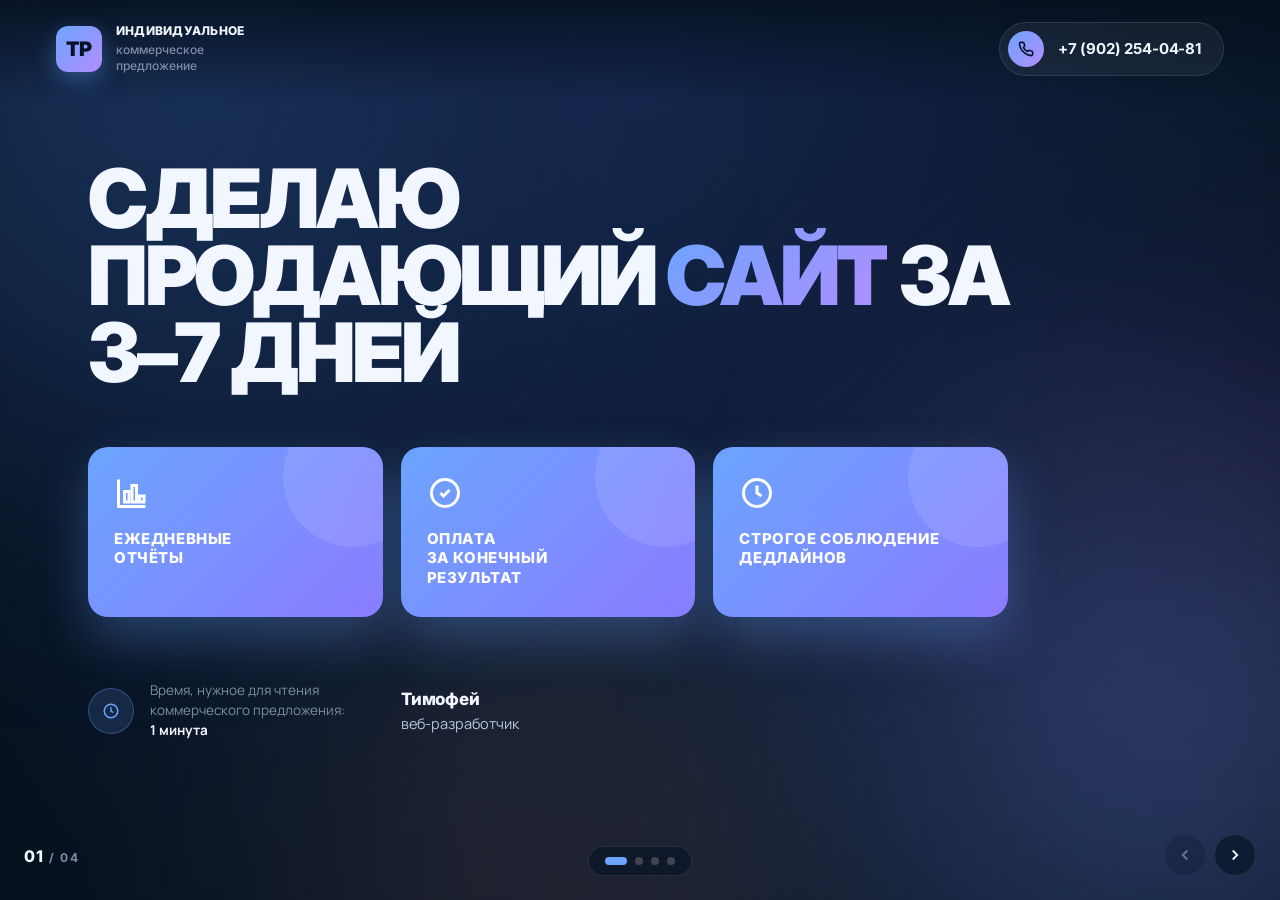
<file: brief.html>
<!DOCTYPE html>
<html lang="ru">
<head>
  <meta charset="UTF-8">
  <meta name="viewport" content="width=device-width, initial-scale=1.0">
  <title>Коммерческое предложение — Тимофей Рямбов</title>
  <meta name="description" content="Индивидуальное коммерческое предложение на разработку сайта">
  <link rel="icon" type="image/png" href="favicon.png">
  <link rel="preconnect" href="https://fonts.googleapis.com">
  <link rel="preconnect" href="https://fonts.gstatic.com" crossorigin>
  <link href="https://fonts.googleapis.com/css2?family=Inter:wght@400;500;600;700;800;900&family=Manrope:wght@400;500;600;700;800&display=swap" rel="stylesheet">
  <style>
    :root {
      --bg: #0A1628;
      --bg-2: #06101E;
      --surface: rgba(15, 30, 54, 0.55);
      --surface-2: rgba(15, 30, 54, 0.35);
      --border: rgba(255, 255, 255, 0.10);
      --border-strong: rgba(107, 164, 255, 0.32);
      --text: #F1F6FF;
      --text-2: #B8C5DC;
      --text-3: #7E8DA6;
      --accent: #6BA4FF;
      --accent-2: #B48DFF;
      --accent-warm: #E8946A;
      --green: #38DC8C;
      --card-blue: linear-gradient(135deg, #6BA4FF 0%, #8B7CFF 100%);
    }
    * { box-sizing: border-box; margin: 0; padding: 0; }
    html, body { height: 100%; }
    body {
      font-family: 'Manrope', 'Inter', system-ui, sans-serif;
      background: var(--bg);
      color: var(--text);
      line-height: 1.5;
      font-size: 17px;
      -webkit-font-smoothing: antialiased;
      overflow: hidden;
    }

    .bg-fx { position: fixed; inset: 0; z-index: 0;
      background: radial-gradient(ellipse at top, #14264C 0%, #0B1A30 55%, #06101E 100%);
      overflow: hidden;
    }
    .blob { position: absolute; border-radius: 50%; filter: blur(140px); }
    .blob-1 { width: 620px; height: 620px; background: #264880; top: -220px; left: -180px; opacity: 0.5; }
    .blob-2 { width: 520px; height: 520px; background: #4A3270; top: 35%; right: -160px; opacity: 0.45; }
    .blob-3 { width: 420px; height: 420px; background: #E8946A; bottom: -180px; left: 28%; opacity: 0.18; }
    .blob-4 { width: 480px; height: 480px; background: #6BA4FF; bottom: -120px; right: -120px; opacity: 0.30; }

    .deck {
      position: relative; z-index: 1;
      height: 100vh; width: 100%;
      overflow-y: auto; overflow-x: hidden;
      scroll-snap-type: y mandatory; scroll-behavior: smooth;
    }
    .deck::-webkit-scrollbar { width: 0; }
    .slide {
      position: relative;
      min-height: 100vh; width: 100%;
      scroll-snap-align: start; scroll-snap-stop: always;
      display: flex; flex-direction: column;
      justify-content: center;
      padding: 110px 88px 110px;
    }
    .slide-inner { width: 100%; max-width: 1280px; margin: 0 auto; }

    /* ===== Шапка ===== */
    .topbar {
      position: fixed; top: 0; left: 0; right: 0; z-index: 50;
      display: flex; align-items: center; justify-content: space-between;
      padding: 22px 56px;
      background: linear-gradient(180deg, rgba(6, 16, 30, 0.85) 0%, rgba(6, 16, 30, 0) 100%);
      backdrop-filter: blur(8px);
      pointer-events: none;
    }
    .topbar > * { pointer-events: auto; }
    .brand { display: inline-flex; align-items: center; gap: 14px;
      font-family: 'Inter', sans-serif; font-weight: 800; letter-spacing: -0.02em;
    }
    .brand-mark {
      width: 46px; height: 46px;
      border-radius: 12px;
      background: linear-gradient(135deg, var(--accent), var(--accent-2));
      display: flex; align-items: center; justify-content: center;
      color: #061327; font-size: 20px; font-weight: 900;
      box-shadow: 0 8px 22px rgba(107, 164, 255, 0.35);
      font-family: 'Inter', sans-serif;
    }
    .brand-text { font-size: 12px; line-height: 1.4; color: var(--text-3);
      font-weight: 500; letter-spacing: 0;
    }
    .brand-text b { display: block; color: var(--text); font-size: 12px;
      font-weight: 800; letter-spacing: 0.02em; text-transform: uppercase; margin-bottom: 2px;
    }
    .topbar-phone {
      display: inline-flex; align-items: center; gap: 14px;
      padding: 8px 22px 8px 8px;
      border-radius: 999px;
      background: rgba(255, 255, 255, 0.06);
      border: 1px solid var(--border);
      color: var(--text);
      text-decoration: none;
      font-family: 'Inter', sans-serif;
      font-weight: 700; font-size: 15px;
      letter-spacing: -0.01em;
      transition: background 0.2s, border-color 0.2s;
    }
    .topbar-phone:hover { background: rgba(255,255,255,0.1); border-color: var(--border-strong); }
    .topbar-phone-ic {
      width: 36px; height: 36px; border-radius: 50%;
      background: linear-gradient(135deg, var(--accent), var(--accent-2));
      display: flex; align-items: center; justify-content: center;
      color: #061327;
    }
    .topbar-phone-ic svg { width: 16px; height: 16px; stroke: currentColor; fill: none; stroke-width: 2.4; }

    /* ===== Навигация ===== */
    .nav-dots {
      position: fixed; left: 50%; bottom: 24px; transform: translateX(-50%); z-index: 40;
      display: flex; gap: 8px; padding: 10px 16px;
      border-radius: 999px;
      background: rgba(10, 22, 40, 0.72);
      border: 1px solid var(--border);
      backdrop-filter: blur(10px);
    }
    .nav-dot { width: 8px; height: 8px; border-radius: 50%; background: rgba(255,255,255,0.2);
      cursor: pointer; transition: background 0.2s, width 0.3s; border: none; padding: 0;
    }
    .nav-dot:hover { background: rgba(255,255,255,0.4); }
    .nav-dot.active { background: var(--accent); width: 22px; border-radius: 999px; }
    .nav-arrows { position: fixed; right: 24px; bottom: 24px; z-index: 40; display: flex; gap: 8px; }
    .nav-arr {
      width: 42px; height: 42px; border-radius: 50%;
      background: rgba(10, 22, 40, 0.72);
      border: 1px solid var(--border);
      backdrop-filter: blur(10px);
      color: var(--text);
      display: flex; align-items: center; justify-content: center;
      cursor: pointer;
      transition: background 0.2s, border-color 0.2s, transform 0.2s;
    }
    .nav-arr:hover { background: rgba(107, 164, 255, 0.18); border-color: var(--border-strong); }
    .nav-arr:active { transform: scale(0.92); }
    .nav-arr:disabled { opacity: 0.35; cursor: default; }
    .nav-arr svg { width: 18px; height: 18px; stroke: currentColor; fill: none; stroke-width: 2.5; }
    .slide-counter {
      position: fixed; left: 24px; bottom: 32px; z-index: 40;
      font-family: 'Inter', sans-serif;
      font-size: 12px; font-weight: 700; letter-spacing: 0.12em; color: var(--text-3);
    }
    .slide-counter b { color: var(--text); font-weight: 800; font-size: 16px; }

    /* ===== Типографика ===== */
    h1 {
      font-family: 'Inter', sans-serif;
      font-size: clamp(48px, 6.4vw, 96px);
      font-weight: 900;
      letter-spacing: -0.04em;
      line-height: 0.94;
      text-transform: uppercase;
      max-width: 920px;
    }
    h1 .accent {
      background: linear-gradient(135deg, var(--accent), var(--accent-2));
      -webkit-background-clip: text; background-clip: text; color: transparent;
    }
    h2 {
      font-family: 'Inter', sans-serif;
      font-size: clamp(40px, 5vw, 76px);
      font-weight: 900;
      letter-spacing: -0.03em;
      line-height: 0.98;
      text-transform: uppercase;
      text-align: center;
    }
    h2 .accent {
      background: linear-gradient(135deg, var(--accent), var(--accent-2));
      -webkit-background-clip: text; background-clip: text; color: transparent;
    }
    h2 .small-top {
      display: block;
      font-family: 'Inter', sans-serif;
      font-size: clamp(14px, 1.2vw, 18px);
      font-weight: 700;
      letter-spacing: 0.22em;
      color: var(--text-3);
      text-transform: uppercase;
      margin-bottom: 10px;
    }

    /* ============ СЛАЙД 1: Титульник ============ */
    .title-h1 { margin-bottom: 56px; }
    .utp-row {
      display: grid; grid-template-columns: repeat(3, minmax(0, 1fr));
      gap: 18px;
      max-width: 920px;
      margin-bottom: 64px;
    }
    .utp {
      position: relative;
      padding: 28px 26px 30px;
      border-radius: 20px;
      background: var(--card-blue);
      color: #fff;
      box-shadow: 0 22px 50px rgba(107, 164, 255, 0.30);
      overflow: hidden;
    }
    .utp::after {
      content: ''; position: absolute;
      right: -40px; top: -40px;
      width: 140px; height: 140px;
      border-radius: 50%;
      background: rgba(255, 255, 255, 0.10);
    }
    .utp-icon {
      width: 36px; height: 36px;
      display: flex; align-items: center; justify-content: center;
      margin-bottom: 18px;
      position: relative; z-index: 1;
    }
    .utp-icon svg { width: 100%; height: 100%; stroke: #fff; fill: none; stroke-width: 2; }
    .utp h3 {
      font-family: 'Inter', sans-serif;
      font-size: 15px; font-weight: 800; letter-spacing: 0.04em;
      text-transform: uppercase; line-height: 1.3;
      position: relative; z-index: 1;
    }
    .title-meta {
      display: flex; gap: 56px; align-items: center;
      margin-top: 10px;
    }
    .meta-block {
      display: flex; align-items: center; gap: 16px;
    }
    .meta-circle {
      width: 46px; height: 46px; border-radius: 50%;
      background: rgba(107,164,255,0.15);
      border: 1px solid var(--border-strong);
      display: flex; align-items: center; justify-content: center;
      color: var(--accent);
    }
    .meta-circle svg { width: 18px; height: 18px; stroke: currentColor; fill: none; stroke-width: 2; }
    .meta-text { font-size: 13.5px; color: var(--text-3); line-height: 1.45; max-width: 240px; }
    .meta-text b { color: var(--text); font-weight: 700; }
    .meta-sign { font-size: 14.5px; color: var(--text-2); line-height: 1.4; }
    .meta-sign b { display: block; color: var(--text); font-family: 'Inter', sans-serif;
      font-size: 17px; font-weight: 800; letter-spacing: -0.01em; margin-bottom: 2px;
    }

    /* ============ СЛАЙД 2: Результат ============ */
    .center-h { text-align: center; }
    .pill {
      display: inline-block;
      margin-top: 22px;
      padding: 14px 28px;
      border-radius: 999px;
      background: var(--card-blue);
      color: #fff;
      font-family: 'Inter', sans-serif;
      font-size: 14px; font-weight: 800; letter-spacing: 0.08em;
      text-transform: uppercase;
      box-shadow: 0 18px 40px rgba(107,164,255,0.32);
    }
    .big-cards {
      display: grid; grid-template-columns: repeat(3, 1fr); gap: 22px;
      margin-top: 56px;
    }
    .big-card {
      position: relative;
      border-radius: 22px;
      background: var(--card-blue);
      color: #fff;
      overflow: hidden;
      display: flex; flex-direction: column;
      box-shadow: 0 28px 60px rgba(107, 164, 255, 0.28);
    }
    .big-card-visual {
      aspect-ratio: 1.2 / 1;
      position: relative;
      background: linear-gradient(150deg, #1A2D52 0%, #2C3E70 50%, #3A2D5C 100%);
      display: flex; align-items: center; justify-content: center;
      overflow: hidden;
    }
    .big-card-visual::after {
      content: ''; position: absolute;
      right: -60px; top: -60px;
      width: 200px; height: 200px;
      border-radius: 50%;
      background: rgba(107, 164, 255, 0.18);
    }
    .big-card-visual::before {
      content: ''; position: absolute;
      left: -40px; bottom: -40px;
      width: 160px; height: 160px;
      border-radius: 50%;
      background: rgba(232, 148, 106, 0.16);
    }
    .big-card-icon { position: relative; z-index: 1; color: #fff; width: 110px; height: 110px; }
    .big-card-icon svg { width: 100%; height: 100%; stroke: currentColor; fill: none; stroke-width: 1.5; }
    .big-card-body { padding: 28px 30px 32px; text-align: center; }
    .big-card h3 {
      font-family: 'Inter', sans-serif;
      font-size: 17px; font-weight: 800; letter-spacing: 0.04em;
      text-transform: uppercase; line-height: 1.3;
      margin-bottom: 14px;
    }
    .big-card p { font-size: 14.5px; line-height: 1.5; color: rgba(255,255,255,0.85); }

    /* ============ СЛАЙД 3: Этапы работы (зигзаг 8 точек) ============ */
    .zigzag-wrap { position: relative; padding: 60px 0 60px; margin-top: 36px; }
    .zigzag-line {
      position: absolute;
      left: 2%; right: 2%;
      top: 50%;
      height: 2px;
      background: linear-gradient(90deg, rgba(107,164,255,0) 0%, var(--accent) 6%, var(--accent) 94%, rgba(107,164,255,0) 100%);
      opacity: 0.55;
    }
    .zigzag {
      position: relative;
      display: grid;
      grid-template-columns: repeat(4, 1fr);
      grid-template-rows: 1fr 1fr;
      gap: 22px 22px;
      min-height: 380px;
    }
    .zg {
      position: relative;
      padding: 22px 22px 22px;
      border-radius: 16px;
      background: var(--surface);
      border: 1px solid var(--border);
      backdrop-filter: blur(12px);
      transition: border-color 0.25s, transform 0.25s;
    }
    .zg:hover { border-color: var(--border-strong); transform: translateY(-3px); }
    .zg.top { grid-row: 1; align-self: end; }
    .zg.bot { grid-row: 2; align-self: start; }
    .zg-pic {
      position: absolute;
      width: 56px; height: 56px;
      border-radius: 50%;
      background: linear-gradient(135deg, rgba(107,164,255,0.18), rgba(180,141,255,0.14));
      border: 1px solid var(--border-strong);
      display: flex; align-items: center; justify-content: center;
      color: var(--accent);
      left: 22px;
    }
    .zg.top .zg-pic { top: -28px; }
    .zg.bot .zg-pic { bottom: -28px; }
    .zg-pic svg { width: 26px; height: 26px; stroke: currentColor; fill: none; stroke-width: 2; }
    .zg-dot {
      position: absolute;
      left: 50%;
      width: 18px; height: 18px;
      border-radius: 50%;
      background: var(--bg);
      border: 3px solid var(--accent);
      box-shadow: 0 0 18px var(--accent);
    }
    .zg.top .zg-dot { bottom: -32px; transform: translate(-50%, 0); }
    .zg.bot .zg-dot { top: -32px; transform: translate(-50%, 0); }
    .zg.top::after, .zg.bot::after {
      content: ''; position: absolute;
      left: 50%; width: 2px;
    }
    .zg.top::after { bottom: -32px; height: 32px; transform: translateX(-50%);
      background: linear-gradient(180deg, rgba(107,164,255,0.5), rgba(107,164,255,0.1));
    }
    .zg.bot::after { top: -32px; height: 32px; transform: translateX(-50%);
      background: linear-gradient(0deg, rgba(107,164,255,0.5), rgba(107,164,255,0.1));
    }
    .zg-num {
      font-family: 'Inter', sans-serif;
      font-size: 22px; font-weight: 900; letter-spacing: -0.02em;
      color: var(--accent);
      margin-bottom: 10px;
    }
    .zg-text { font-size: 13.5px; line-height: 1.45; color: var(--text-2); }
    .zg-text b { color: var(--text); font-weight: 700; }

    /* ============ СЛАЙД 4: Как будет проходить работа ============ */
    .icon-cards {
      display: grid; grid-template-columns: 1fr 56px 1fr 56px 1fr;
      gap: 0; align-items: stretch;
      padding-top: 60px; margin-top: 32px;
    }
    .ic-card {
      position: relative;
      padding: 60px 30px 40px;
      border-radius: 22px;
      background: var(--card-blue);
      color: #fff;
      box-shadow: 0 28px 60px rgba(107, 164, 255, 0.30);
      overflow: hidden;
    }
    .ic-card::after {
      content: ''; position: absolute;
      right: -40px; bottom: -40px;
      width: 160px; height: 160px;
      border-radius: 50%;
      background: rgba(255,255,255,0.10);
    }
    .ic-ic {
      position: absolute;
      top: -34px; left: 50%; transform: translateX(-50%);
      width: 68px; height: 68px;
      border-radius: 50%;
      background: var(--bg);
      border: 1px solid var(--border-strong);
      display: flex; align-items: center; justify-content: center;
      color: var(--accent);
      box-shadow: 0 12px 30px rgba(107,164,255,0.35);
    }
    .ic-ic svg { width: 28px; height: 28px; stroke: currentColor; fill: none; stroke-width: 2; }
    .ic-card h3 {
      font-family: 'Inter', sans-serif;
      font-size: 17px; font-weight: 800; letter-spacing: 0.05em;
      text-transform: uppercase; line-height: 1.4;
      position: relative; z-index: 1;
      text-align: center;
    }
    .ic-arrow {
      align-self: center;
      width: 56px; height: 56px;
      border-radius: 50%;
      background: rgba(15, 30, 54, 0.85);
      border: 1px solid var(--border-strong);
      display: flex; align-items: center; justify-content: center;
      color: var(--accent);
      box-shadow: 0 10px 26px rgba(107,164,255,0.25);
    }
    .ic-arrow svg { width: 18px; height: 18px; stroke: currentColor; fill: none; stroke-width: 2.5; }

    /* ============ СЛАЙД 5: Сроки и оплата ============ */
    .two-col {
      display: grid;
      grid-template-columns: 1.2fr 0.8fr;
      gap: 72px;
      align-items: start;
      margin-top: 56px;
    }
    .col-h {
      font-family: 'Inter', sans-serif;
      font-size: clamp(28px, 3vw, 42px);
      font-weight: 900;
      letter-spacing: -0.02em;
      text-transform: uppercase;
      margin-bottom: 30px;
      color: var(--accent);
      text-align: center;
    }
    .day-group { margin-bottom: 28px; }
    .day-title {
      font-family: 'Inter', sans-serif;
      font-size: 20px; font-weight: 900; letter-spacing: 0.01em;
      color: var(--text); margin-bottom: 14px;
      text-transform: uppercase;
    }
    .day-list { list-style: none; }
    .day-list li {
      display: flex; align-items: center; gap: 14px;
      padding: 11px 0;
      font-size: 15px; color: var(--text-2);
      border-bottom: 1px solid var(--border);
    }
    .day-list li:last-child { border-bottom: 0; }
    .day-list li .ic {
      width: 26px; height: 26px; flex-shrink: 0;
      border-radius: 6px;
      background: rgba(107,164,255,0.12);
      border: 1px solid var(--border-strong);
      display: flex; align-items: center; justify-content: center;
      color: var(--accent);
    }
    .day-list li .ic svg { width: 14px; height: 14px; stroke: currentColor; fill: none; stroke-width: 2; }
    .pay-col { display: flex; flex-direction: column; gap: 16px; align-items: stretch; }
    .pay-card {
      position: relative;
      padding: 32px 30px;
      border-radius: 22px;
      background: var(--card-blue);
      color: #fff;
      display: flex; flex-direction: column; align-items: center;
      box-shadow: 0 24px 56px rgba(107, 164, 255, 0.32);
      overflow: hidden;
      aspect-ratio: 1.25 / 1;
      justify-content: center;
    }
    .pay-card::after {
      content: ''; position: absolute;
      right: -50px; top: -50px;
      width: 180px; height: 180px;
      border-radius: 50%;
      background: rgba(255,255,255,0.10);
    }
    .pay-card .tag {
      padding: 6px 16px;
      border-radius: 999px;
      background: rgba(255,255,255,0.20);
      border: 1px solid rgba(255,255,255,0.35);
      font-family: 'Inter', sans-serif;
      font-size: 11px; font-weight: 800; letter-spacing: 0.14em;
      text-transform: uppercase;
      margin-bottom: 12px;
      position: relative; z-index: 1;
    }
    .pay-card .num {
      font-family: 'Inter', sans-serif;
      font-size: clamp(52px, 5vw, 78px); font-weight: 900;
      letter-spacing: -0.04em; line-height: 1;
      text-align: center;
      position: relative; z-index: 1;
      margin-bottom: 14px;
    }
    .pay-card .lbl {
      text-align: center;
      font-family: 'Inter', sans-serif;
      font-size: 12px; font-weight: 800; letter-spacing: 0.14em;
      text-transform: uppercase;
      color: rgba(255,255,255,0.92);
      line-height: 1.4;
      position: relative; z-index: 1;
    }
    .pay-arrow {
      align-self: center;
      width: 42px; height: 42px;
      border-radius: 50%;
      background: rgba(15, 30, 54, 0.85);
      border: 1px solid var(--border-strong);
      display: flex; align-items: center; justify-content: center;
      color: var(--accent);
    }
    .pay-arrow svg { width: 16px; height: 16px; stroke: currentColor; fill: none; stroke-width: 2.5; }

    /* === Два варианта оплаты на выбор === */
    .pay-variants { display: flex; flex-direction: column; gap: 16px; }
    .pay-variant { display: flex; flex-direction: column; gap: 10px; }
    .pay-variant-h {
      font-family: 'Inter', sans-serif;
      font-size: 12px; font-weight: 800; letter-spacing: 0.18em;
      color: var(--text-3); text-transform: uppercase;
      display: flex; align-items: baseline; gap: 8px;
      margin-bottom: 2px;
    }
    .pay-variant-h b { color: var(--accent); font-weight: 900; letter-spacing: 0.08em; }
    .pay-items { display: flex; flex-direction: column; gap: 10px; }
    .pay-item {
      position: relative;
      display: flex; align-items: center; gap: 16px;
      padding: 18px 22px;
      border-radius: 14px;
      background: var(--card-blue);
      color: #fff;
      box-shadow: 0 16px 36px rgba(107, 164, 255, 0.28);
      overflow: hidden;
    }
    .pay-item::after {
      content: ''; position: absolute;
      right: -30px; top: -30px;
      width: 110px; height: 110px;
      border-radius: 50%;
      background: rgba(255,255,255,0.10);
    }
    .pay-item .n {
      font-family: 'Inter', sans-serif;
      font-size: 34px; font-weight: 900; letter-spacing: -0.03em;
      line-height: 1;
      flex-shrink: 0;
      position: relative; z-index: 1;
      min-width: 80px;
    }
    .pay-item .t {
      font-family: 'Inter', sans-serif;
      font-size: 12.5px; font-weight: 800; letter-spacing: 0.10em;
      text-transform: uppercase;
      line-height: 1.35;
      position: relative; z-index: 1;
    }
    .pay-or {
      display: flex; align-items: center; gap: 14px;
      margin: 4px 0;
    }
    .pay-or::before, .pay-or::after {
      content: ''; flex: 1; height: 1px;
      background: linear-gradient(90deg, transparent, var(--border-strong), transparent);
    }
    .pay-or span {
      font-family: 'Inter', sans-serif;
      font-size: 11px; font-weight: 800; letter-spacing: 0.24em;
      color: var(--text-3); text-transform: uppercase;
    }

    /* === Режим рендера PNG (?print=1&slide=N) === */
    body.print-mode { overflow: hidden; }
    body.print-mode .topbar,
    body.print-mode .nav-dots,
    body.print-mode .nav-arrows,
    body.print-mode .slide-counter { display: none !important; }
    body.print-mode .deck {
      height: 100vh; overflow: hidden;
      scroll-snap-type: none;
    }
    body.print-mode .slide {
      min-height: 100vh; height: 100vh;
      padding-top: 64px; padding-bottom: 64px;
    }
    body.print-mode .slide.print-hidden { display: none !important; }

    /* === Адаптив === */
    @media (max-width: 1100px) {
      .slide { padding: 96px 40px 110px; }
      .utp-row, .big-cards { grid-template-columns: 1fr; }
      .icon-cards { grid-template-columns: 1fr; gap: 30px; padding-top: 50px; }
      .ic-arrow { transform: rotate(90deg); }
      .two-col { grid-template-columns: 1fr; gap: 48px; }
      .title-meta { flex-direction: column; align-items: flex-start; gap: 20px; }
      .zigzag { grid-template-columns: repeat(2, 1fr); grid-template-rows: repeat(4, auto); min-height: auto; }
      .zigzag-line { display: none; }
      .zg.top, .zg.bot { align-self: stretch; grid-row: auto; }
      .zg-dot, .zg.top::after, .zg.bot::after { display: none; }
      .zg-pic { position: relative; top: 0 !important; bottom: auto !important; left: 0 !important; margin-bottom: 12px; }
      .topbar { padding: 18px 24px; }
    }
    @media (max-width: 640px) {
      .slide { padding: 90px 22px 100px; }
      .zigzag { grid-template-columns: 1fr; }
      h1 { font-size: 42px; }
      h2 { font-size: 32px; }
      .topbar-phone span:not(.topbar-phone-ic) { display: none; }
    }
  </style>
</head>
<body>

  <div class="bg-fx">
    <div class="blob blob-1"></div>
    <div class="blob blob-2"></div>
    <div class="blob blob-3"></div>
    <div class="blob blob-4"></div>
  </div>

  <header class="topbar">
    <div class="brand">
      <div class="brand-mark">ТР</div>
      <div class="brand-text">
        <b>Индивидуальное</b>
        коммерческое<br>предложение
      </div>
    </div>
    <a href="tel:+79022540481" class="topbar-phone">
      <span class="topbar-phone-ic">
        <svg viewBox="0 0 24 24"><path d="M22 16.92v3a2 2 0 0 1-2.18 2 19.79 19.79 0 0 1-8.63-3.07 19.5 19.5 0 0 1-6-6 19.79 19.79 0 0 1-3.07-8.67A2 2 0 0 1 4.11 2h3a2 2 0 0 1 2 1.72c.13.96.37 1.9.72 2.81a2 2 0 0 1-.45 2.11L8.09 9.91a16 16 0 0 0 6 6l1.27-1.27a2 2 0 0 1 2.11-.45c.91.35 1.85.59 2.81.72A2 2 0 0 1 22 16.92z"/></svg>
      </span>
      <span>+7 (902) 254-04-81</span>
    </a>
  </header>

  <main class="deck" id="deck">

    <!-- ============ Слайд 1: Титульник ============ -->
    <section class="slide" data-title="Старт">
      <div class="slide-inner">
        <h1 class="title-h1">Сделаю продающий <span class="accent">сайт</span> за 3–7 дней</h1>

        <div class="utp-row">
          <div class="utp">
            <div class="utp-icon">
              <svg viewBox="0 0 24 24"><path d="M3 3v18h18"/><rect x="7" y="11" width="3" height="7"/><rect x="12" y="7" width="3" height="11"/><rect x="17" y="14" width="3" height="4"/></svg>
            </div>
            <h3>Ежедневные<br>отчёты</h3>
          </div>
          <div class="utp">
            <div class="utp-icon">
              <svg viewBox="0 0 24 24"><circle cx="12" cy="12" r="9"/><path d="M9 12l2 2 4-4"/></svg>
            </div>
            <h3>Оплата<br>за конечный<br>результат</h3>
          </div>
          <div class="utp">
            <div class="utp-icon">
              <svg viewBox="0 0 24 24"><circle cx="12" cy="12" r="9"/><path d="M12 7v5l3 2"/></svg>
            </div>
            <h3>Строгое соблюдение<br>дедлайнов</h3>
          </div>
        </div>

        <div class="title-meta">
          <div class="meta-block">
            <div class="meta-circle">
              <svg viewBox="0 0 24 24"><circle cx="12" cy="12" r="9"/><path d="M12 7v5l3 2"/></svg>
            </div>
            <div class="meta-text">
              Время, нужное для чтения<br>коммерческого предложения:<br><b>1 минута</b>
            </div>
          </div>
          <div class="meta-sign">
            <b>Тимофей</b>
            веб-разработчик
          </div>
        </div>
      </div>
    </section>

    <!-- ============ Слайд 2: Результат ============ -->
    <section class="slide" data-title="Результат">
      <div class="slide-inner center-h">
        <h2>
          <span class="small-top">Вас ждёт измеримый</span>
          <span class="accent">Результат</span>
        </h2>
        <div class="pill">После разработки сайта</div>

        <div class="big-cards">
          <div class="big-card">
            <div class="big-card-visual">
              <div class="big-card-icon">
                <svg viewBox="0 0 100 100">
                  <rect x="28" y="14" width="44" height="72" rx="6"/>
                  <line x1="38" y1="24" x2="62" y2="24"/>
                  <rect x="34" y="34" width="32" height="22" rx="3"/>
                  <line x1="38" y1="64" x2="62" y2="64"/>
                  <line x1="38" y1="72" x2="56" y2="72"/>
                  <circle cx="80" cy="34" r="6"/>
                  <path d="M80 28 v-4 M80 40 v4"/>
                  <circle cx="22" cy="60" r="6"/>
                </svg>
              </div>
            </div>
            <div class="big-card-body">
              <h3>Увеличение числа заявок<br>и аудитории с сайта</h3>
              <p>Благодаря продающей упаковке и донесению точных смыслов.</p>
            </div>
          </div>

          <div class="big-card">
            <div class="big-card-visual">
              <div class="big-card-icon">
                <svg viewBox="0 0 100 100">
                  <rect x="28" y="14" width="44" height="72" rx="6"/>
                  <circle cx="50" cy="42" r="14"/>
                  <path d="M44 42 l4 4 l8 -8"/>
                  <line x1="36" y1="64" x2="64" y2="64"/>
                  <line x1="36" y1="72" x2="60" y2="72"/>
                </svg>
              </div>
            </div>
            <div class="big-card-body">
              <h3>Полная упаковка<br>сайта под ключ</h3>
              <p>Беру на себя всё: от разработки и текстов до подключения форм, аналитики и оплат.</p>
            </div>
          </div>

          <div class="big-card">
            <div class="big-card-visual">
              <div class="big-card-icon">
                <svg viewBox="0 0 100 100">
                  <rect x="20" y="14" width="32" height="60" rx="5"/>
                  <rect x="48" y="22" width="32" height="60" rx="5"/>
                  <line x1="26" y1="24" x2="46" y2="24"/>
                  <line x1="26" y1="34" x2="46" y2="34"/>
                  <line x1="54" y1="32" x2="74" y2="32"/>
                  <line x1="54" y1="42" x2="74" y2="42"/>
                  <circle cx="36" cy="58" r="6"/>
                  <circle cx="64" cy="66" r="6"/>
                </svg>
              </div>
            </div>
            <div class="big-card-body">
              <h3>Ваш сайт<br>притягивает взгляд</h3>
              <p>Уникальный дизайн увеличивает ценность продукта. Вызывает доверие и желание купить.</p>
            </div>
          </div>
        </div>
      </div>
    </section>

    <!-- ============ Слайд 3: Этапы работы (зигзаг 8 точек) ============ -->
    <section class="slide" data-title="Этапы работы">
      <div class="slide-inner">
        <h2><span class="accent">Этапы</span> работы</h2>

        <div class="zigzag-wrap">
          <div class="zigzag-line"></div>
          <div class="zigzag">

            <div class="zg top">
              <div class="zg-pic">
                <svg viewBox="0 0 24 24"><path d="M12 1a3 3 0 0 0-3 3v8a3 3 0 0 0 6 0V4a3 3 0 0 0-3-3z"/><path d="M19 10v2a7 7 0 0 1-14 0v-2"/><line x1="12" y1="19" x2="12" y2="23"/><line x1="8" y1="23" x2="16" y2="23"/></svg>
              </div>
              <div class="zg-dot"></div>
              <div class="zg-num">01</div>
              <div class="zg-text">Провожу с вами часовой <b>бриф</b> в формате разговора.</div>
            </div>

            <div class="zg bot">
              <div class="zg-pic">
                <svg viewBox="0 0 24 24"><circle cx="12" cy="12" r="9"/><path d="M12 3 v9 l8 3"/></svg>
              </div>
              <div class="zg-dot"></div>
              <div class="zg-num">02</div>
              <div class="zg-text">Провожу <b>SWOT-анализ</b> конкурентов.</div>
            </div>

            <div class="zg top">
              <div class="zg-pic">
                <svg viewBox="0 0 24 24"><rect x="4" y="4" width="16" height="16" rx="2"/><line x1="4" y1="10" x2="20" y2="10"/><line x1="10" y1="10" x2="10" y2="20"/></svg>
              </div>
              <div class="zg-dot"></div>
              <div class="zg-num">03</div>
              <div class="zg-text">Разрабатываю <b>структуру</b> сайта и утверждаю с вами.</div>
            </div>

            <div class="zg bot">
              <div class="zg-pic">
                <svg viewBox="0 0 24 24"><path d="M14 2H6a2 2 0 0 0-2 2v16a2 2 0 0 0 2 2h12a2 2 0 0 0 2-2V8z"/><polyline points="14 2 14 8 20 8"/><line x1="9" y1="13" x2="15" y2="13"/><line x1="9" y1="17" x2="13" y2="17"/></svg>
              </div>
              <div class="zg-dot"></div>
              <div class="zg-num">04</div>
              <div class="zg-text">Создаю полный <b>прототип</b>, при необходимости вношу правки.</div>
            </div>

            <div class="zg top">
              <div class="zg-pic">
                <svg viewBox="0 0 24 24"><circle cx="13.5" cy="6.5" r="2.5"/><circle cx="19" cy="13" r="2.5"/><circle cx="6" cy="12" r="2.5"/><circle cx="10" cy="20" r="2.5"/></svg>
              </div>
              <div class="zg-dot"></div>
              <div class="zg-num">05</div>
              <div class="zg-text">Подбираю <b>референсы</b>, цветовую гамму и шрифты.</div>
            </div>

            <div class="zg bot">
              <div class="zg-pic">
                <svg viewBox="0 0 24 24"><path d="M12 20h9"/><path d="M16.5 3.5a2.121 2.121 0 0 1 3 3L7 19l-4 1 1-4 12.5-12.5z"/></svg>
              </div>
              <div class="zg-dot"></div>
              <div class="zg-num">06</div>
              <div class="zg-text">Создаю <b>дизайн</b> сайта, вношу правки.</div>
            </div>

            <div class="zg top">
              <div class="zg-pic">
                <svg viewBox="0 0 24 24"><polyline points="16 18 22 12 16 6"/><polyline points="8 6 2 12 8 18"/></svg>
              </div>
              <div class="zg-dot"></div>
              <div class="zg-num">07</div>
              <div class="zg-text">Верстаю на коде, подключаю <b>все кнопки</b> и формы.</div>
            </div>

            <div class="zg bot">
              <div class="zg-pic">
                <svg viewBox="0 0 24 24"><path d="M4 21V4l16 6-8 3-2 8z"/></svg>
              </div>
              <div class="zg-dot"></div>
              <div class="zg-num">08</div>
              <div class="zg-text">Утверждаем с вами <b>готовый сайт</b>.</div>
            </div>

          </div>
        </div>
      </div>
    </section>

    <!-- ============ Слайд 4: Сроки и оплата ============ -->
    <section class="slide" data-title="Сроки и оплата">
      <div class="slide-inner">
        <h2><span class="accent">Сроки</span> и оплата</h2>

        <div class="two-col">
          <div>
            <div class="col-h">Сроки:</div>

            <div class="day-group">
              <div class="day-title">1–2 день</div>
              <ul class="day-list">
                <li><span class="ic"><svg viewBox="0 0 24 24"><path d="M12 1a3 3 0 0 0-3 3v8a3 3 0 0 0 6 0V4a3 3 0 0 0-3-3z"/><path d="M19 10v2a7 7 0 0 1-14 0v-2"/></svg></span>Проведение брифа</li>
                <li><span class="ic"><svg viewBox="0 0 24 24"><circle cx="12" cy="12" r="9"/><path d="M8 13l3 3 5-7"/></svg></span>Смысловая упаковка</li>
                <li><span class="ic"><svg viewBox="0 0 24 24"><path d="M12 20h9"/><path d="M16.5 3.5a2.121 2.121 0 0 1 3 3L7 19l-4 1 1-4 12.5-12.5z"/></svg></span>Написание текстов</li>
                <li><span class="ic"><svg viewBox="0 0 24 24"><path d="M14 2H6a2 2 0 0 0-2 2v16a2 2 0 0 0 2 2h12a2 2 0 0 0 2-2V8z"/><polyline points="14 2 14 8 20 8"/></svg></span>Создание прототипа сайта</li>
                <li><span class="ic"><svg viewBox="0 0 24 24"><circle cx="11" cy="11" r="8"/><line x1="21" y1="21" x2="16.65" y2="16.65"/></svg></span>Сбор медиаматериалов</li>
                <li><span class="ic"><svg viewBox="0 0 24 24"><circle cx="13.5" cy="6.5" r="2.5"/><circle cx="19" cy="13" r="2.5"/><circle cx="6" cy="12" r="2.5"/><circle cx="10" cy="20" r="2.5"/></svg></span>Подбор референсов</li>
              </ul>
            </div>

            <div class="day-group">
              <div class="day-title">3–4 день</div>
              <ul class="day-list">
                <li><span class="ic"><svg viewBox="0 0 24 24"><path d="M2 12c2-4 6-6 10-6s8 2 10 6c-2 4-6 6-10 6s-8-2-10-6z"/><circle cx="12" cy="12" r="3"/></svg></span>Отрисовка и создание дизайна сайта</li>
                <li><span class="ic"><svg viewBox="0 0 24 24"><path d="M12 20h9"/><path d="M16.5 3.5a2.121 2.121 0 0 1 3 3L7 19l-4 1 1-4 12.5-12.5z"/></svg></span>Внесение правок</li>
              </ul>
            </div>

            <div class="day-group">
              <div class="day-title">5–7 день</div>
              <ul class="day-list">
                <li><span class="ic"><svg viewBox="0 0 24 24"><polyline points="16 18 22 12 16 6"/><polyline points="8 6 2 12 8 18"/></svg></span>Вёрстка сайта на коде</li>
                <li><span class="ic"><svg viewBox="0 0 24 24"><circle cx="12" cy="12" r="3"/><path d="M19.4 15a1.65 1.65 0 0 0 .33 1.82l.06.06a2 2 0 1 1-2.83 2.83l-.06-.06a1.65 1.65 0 0 0-1.82-.33 1.65 1.65 0 0 0-1 1.51V21a2 2 0 1 1-4 0v-.09a1.65 1.65 0 0 0-1-1.51 1.65 1.65 0 0 0-1.82.33l-.06.06a2 2 0 1 1-2.83-2.83l.06-.06a1.65 1.65 0 0 0 .33-1.82 1.65 1.65 0 0 0-1.51-1H3a2 2 0 1 1 0-4h.09a1.65 1.65 0 0 0 1.51-1 1.65 1.65 0 0 0-.33-1.82l-.06-.06a2 2 0 1 1 2.83-2.83l.06.06a1.65 1.65 0 0 0 1.82.33H9a1.65 1.65 0 0 0 1-1.51V3a2 2 0 1 1 4 0v.09a1.65 1.65 0 0 0 1 1.51 1.65 1.65 0 0 0 1.82-.33l.06-.06a2 2 0 1 1 2.83 2.83l-.06.06a1.65 1.65 0 0 0-.33 1.82V9c.36.16.66.43.85.78"/></svg></span>Настройка и подключение онлайн-оплаты, рассылки, кнопок</li>
              </ul>
            </div>
          </div>

          <div>
            <div class="col-h">Оплата:</div>
            <div class="pay-variants">

              <div class="pay-variant">
                <div class="pay-variant-h"><b>Вариант 1</b><span>· 50 / 50</span></div>
                <div class="pay-items">
                  <div class="pay-item">
                    <div class="n">50%</div>
                    <div class="t">При составлении<br>структуры</div>
                  </div>
                  <div class="pay-item">
                    <div class="n">50%</div>
                    <div class="t">Перед<br>вёрсткой</div>
                  </div>
                </div>
              </div>

              <div class="pay-or"><span>или</span></div>

              <div class="pay-variant">
                <div class="pay-variant-h"><b>Вариант 2</b><span>· 30 / 40 / 30</span></div>
                <div class="pay-items">
                  <div class="pay-item">
                    <div class="n">30%</div>
                    <div class="t">На этапе<br>структуры</div>
                  </div>
                  <div class="pay-item">
                    <div class="n">40%</div>
                    <div class="t">Перед<br>дизайном</div>
                  </div>
                  <div class="pay-item">
                    <div class="n">30%</div>
                    <div class="t">Перед<br>вёрсткой</div>
                  </div>
                </div>
              </div>

            </div>
          </div>
        </div>
      </div>
    </section>

  </main>

  <div class="slide-counter"><b id="curNum">01</b> <span id="totalNum">/ 05</span></div>
  <nav class="nav-dots" id="navDots"></nav>
  <div class="nav-arrows">
    <button class="nav-arr" id="prevBtn" aria-label="Назад">
      <svg viewBox="0 0 24 24"><polyline points="15 18 9 12 15 6"></polyline></svg>
    </button>
    <button class="nav-arr" id="nextBtn" aria-label="Вперёд">
      <svg viewBox="0 0 24 24"><polyline points="9 18 15 12 9 6"></polyline></svg>
    </button>
  </div>

  <script>
    (function () {
      const deck = document.getElementById('deck');
      const slides = Array.from(deck.querySelectorAll('.slide'));

      // Режим рендера PNG: ?print=1&slide=N — показать только указанный слайд
      const params = new URLSearchParams(window.location.search);
      if (params.has('print')) {
        const idx = Math.max(0, Math.min(slides.length - 1, (parseInt(params.get('slide') || '1', 10) - 1)));
        document.body.classList.add('print-mode');
        slides.forEach((s, i) => { if (i !== idx) s.classList.add('print-hidden'); });
        document.title = 'slide-' + (idx + 1);
        // сигнал для headless Chrome, что готово к снимку
        window.addEventListener('load', () => {
          if (document.fonts && document.fonts.ready) {
            document.fonts.ready.then(() => { document.body.dataset.ready = '1'; });
          } else {
            document.body.dataset.ready = '1';
          }
        });
        return;
      }

      const dotsRoot = document.getElementById('navDots');
      const prevBtn = document.getElementById('prevBtn');
      const nextBtn = document.getElementById('nextBtn');
      const curNum = document.getElementById('curNum');
      const totalNum = document.getElementById('totalNum');

      totalNum.textContent = '/ ' + String(slides.length).padStart(2, '0');

      slides.forEach((slide, i) => {
        const dot = document.createElement('button');
        dot.className = 'nav-dot';
        dot.title = slide.dataset.title || ('Слайд ' + (i + 1));
        dot.setAttribute('aria-label', dot.title);
        dot.addEventListener('click', () => goTo(i));
        dotsRoot.appendChild(dot);
      });

      let current = 0;
      function update() {
        const dots = dotsRoot.querySelectorAll('.nav-dot');
        dots.forEach((d, i) => d.classList.toggle('active', i === current));
        curNum.textContent = String(current + 1).padStart(2, '0');
        prevBtn.disabled = current === 0;
        nextBtn.disabled = current === slides.length - 1;
      }
      function goTo(i) {
        if (i < 0 || i >= slides.length) return;
        current = i;
        slides[i].scrollIntoView({ behavior: 'smooth', block: 'start' });
        update();
      }
      const io = new IntersectionObserver((entries) => {
        entries.forEach((e) => {
          if (e.isIntersecting && e.intersectionRatio > 0.55) {
            current = slides.indexOf(e.target);
            update();
          }
        });
      }, { root: deck, threshold: [0.55, 0.75] });
      slides.forEach((s) => io.observe(s));

      prevBtn.addEventListener('click', () => goTo(current - 1));
      nextBtn.addEventListener('click', () => goTo(current + 1));

      document.addEventListener('keydown', (e) => {
        if (e.key === 'ArrowRight' || e.key === 'PageDown' || e.key === ' ') { e.preventDefault(); goTo(current + 1); }
        else if (e.key === 'ArrowLeft' || e.key === 'PageUp') { e.preventDefault(); goTo(current - 1); }
        else if (e.key === 'Home') { e.preventDefault(); goTo(0); }
        else if (e.key === 'End') { e.preventDefault(); goTo(slides.length - 1); }
      });
      update();
    })();
  </script>
</body>
</html>
</file>
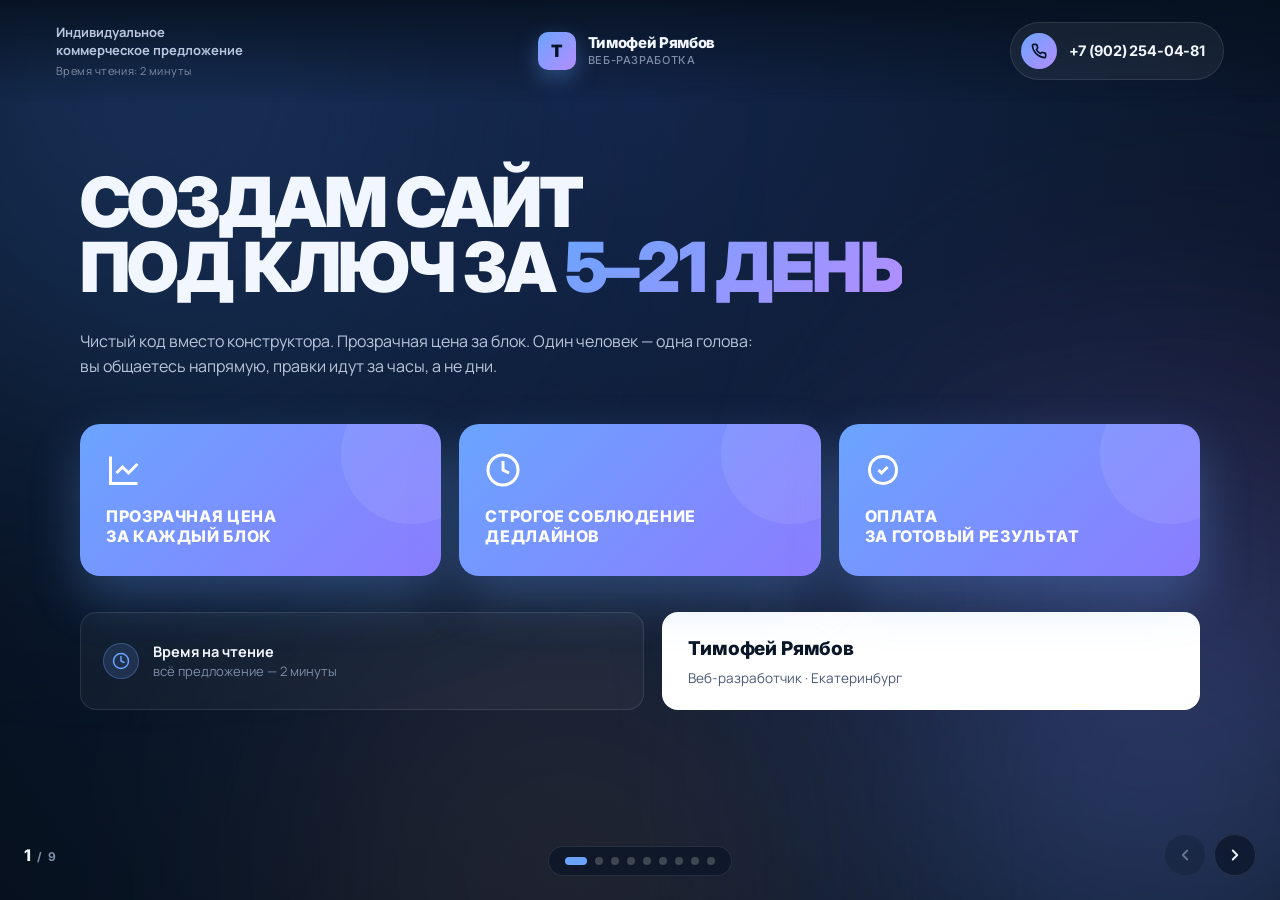
<file: kp.html>
<!DOCTYPE html>
<html lang="ru">
<head>
  <meta charset="UTF-8">
  <meta name="viewport" content="width=device-width, initial-scale=1.0">
  <title>Коммерческое предложение — Тимофей Рямбов</title>
  <meta name="description" content="Индивидуальное коммерческое предложение на разработку сайта">
  <link href="https://fonts.googleapis.com/css2?family=Inter:wght@400;500;600;700;800;900&family=Manrope:wght@400;500;600;700;800&display=swap" rel="stylesheet">
  <style>
    :root {
      --bg: #0A1628;
      --bg-2: #06101E;
      --surface: rgba(15, 30, 54, 0.55);
      --surface-2: rgba(15, 30, 54, 0.35);
      --border: rgba(255, 255, 255, 0.10);
      --border-strong: rgba(107, 164, 255, 0.32);
      --text: #F1F6FF;
      --text-2: #B8C5DC;
      --text-3: #7E8DA6;
      --accent: #6BA4FF;
      --accent-2: #B48DFF;
      --accent-warm: #E8946A;
      --green: #38DC8C;
      --card-blue: linear-gradient(135deg, #6BA4FF 0%, #8B7CFF 100%);
    }

    * { box-sizing: border-box; margin: 0; padding: 0; }
    html, body { height: 100%; }
    body {
      font-family: 'Manrope', 'Inter', system-ui, sans-serif;
      background: var(--bg);
      color: var(--text);
      line-height: 1.55;
      font-size: 16px;
      -webkit-font-smoothing: antialiased;
      overflow: hidden;
    }

    /* === Фон-атмосфера === */
    .bg-fx {
      position: fixed; inset: 0; z-index: 0;
      background: radial-gradient(ellipse at top, #14264C 0%, #0B1A30 55%, #06101E 100%);
      overflow: hidden;
    }
    .blob {
      position: absolute;
      border-radius: 50%;
      filter: blur(140px);
    }
    .blob-1 { width: 620px; height: 620px; background: #264880; top: -220px; left: -180px; opacity: 0.5; }
    .blob-2 { width: 520px; height: 520px; background: #4A3270; top: 35%; right: -160px; opacity: 0.45; }
    .blob-3 { width: 420px; height: 420px; background: #E8946A; bottom: -180px; left: 28%; opacity: 0.18; }
    .blob-4 { width: 480px; height: 480px; background: #6BA4FF; bottom: -120px; right: -120px; opacity: 0.30; }

    /* === Презентация: контейнер слайдов === */
    .deck {
      position: relative;
      z-index: 1;
      height: 100vh;
      width: 100%;
      overflow-y: auto;
      overflow-x: hidden;
      scroll-snap-type: y mandatory;
      scroll-behavior: smooth;
    }
    .deck::-webkit-scrollbar { width: 0; }

    .slide {
      position: relative;
      min-height: 100vh;
      width: 100%;
      scroll-snap-align: start;
      scroll-snap-stop: always;
      display: flex;
      flex-direction: column;
      justify-content: center;
      padding: 100px 80px 120px;
    }

    .slide-inner {
      width: 100%;
      max-width: 1180px;
      margin: 0 auto;
    }

    /* === Шапка-бар (фиксированная) === */
    .topbar {
      position: fixed;
      top: 0; left: 0; right: 0;
      z-index: 50;
      display: flex;
      align-items: center;
      justify-content: space-between;
      padding: 22px 56px;
      background: linear-gradient(180deg, rgba(6, 16, 30, 0.85) 0%, rgba(6, 16, 30, 0) 100%);
      backdrop-filter: blur(8px);
      pointer-events: none;
    }
    .topbar > * { pointer-events: auto; }
    .topbar-meta {
      font-size: 13px;
      color: var(--text-3);
      line-height: 1.4;
      max-width: 220px;
    }
    .topbar-meta b { color: var(--text-2); font-weight: 700; }
    .topbar-phone {
      display: inline-flex;
      align-items: center;
      gap: 12px;
      padding: 10px 18px 10px 10px;
      border-radius: 999px;
      background: rgba(255, 255, 255, 0.06);
      border: 1px solid var(--border);
      color: var(--text);
      text-decoration: none;
      font-family: 'Inter', sans-serif;
      font-weight: 700;
      font-size: 14.5px;
      letter-spacing: -0.01em;
      transition: background 0.2s, border-color 0.2s;
    }
    .topbar-phone:hover { background: rgba(255,255,255,0.1); border-color: var(--border-strong); }
    .topbar-phone-ic {
      width: 36px; height: 36px;
      border-radius: 50%;
      background: linear-gradient(135deg, var(--accent), var(--accent-2));
      display: flex; align-items: center; justify-content: center;
      color: #061327;
    }

    /* === Навигация по слайдам === */
    .nav-dots {
      position: fixed;
      left: 50%;
      bottom: 24px;
      transform: translateX(-50%);
      z-index: 40;
      display: flex;
      gap: 8px;
      padding: 10px 16px;
      border-radius: 999px;
      background: rgba(10, 22, 40, 0.72);
      border: 1px solid var(--border);
      backdrop-filter: blur(10px);
    }
    .nav-dot {
      width: 8px; height: 8px;
      border-radius: 50%;
      background: rgba(255,255,255,0.2);
      cursor: pointer;
      transition: background 0.2s, width 0.3s;
      border: none;
    }
    .nav-dot:hover { background: rgba(255,255,255,0.4); }
    .nav-dot.active {
      background: var(--accent);
      width: 22px;
      border-radius: 999px;
    }

    .nav-arrows {
      position: fixed;
      right: 24px;
      bottom: 24px;
      z-index: 40;
      display: flex;
      gap: 8px;
    }
    .nav-arr {
      width: 42px; height: 42px;
      border-radius: 50%;
      background: rgba(10, 22, 40, 0.72);
      border: 1px solid var(--border);
      backdrop-filter: blur(10px);
      color: var(--text);
      display: flex; align-items: center; justify-content: center;
      cursor: pointer;
      transition: background 0.2s, border-color 0.2s, transform 0.2s;
    }
    .nav-arr:hover { background: rgba(107, 164, 255, 0.18); border-color: var(--border-strong); }
    .nav-arr:active { transform: scale(0.92); }
    .nav-arr:disabled { opacity: 0.35; cursor: default; }

    .slide-counter {
      position: fixed;
      left: 24px;
      bottom: 32px;
      z-index: 40;
      font-family: 'Inter', sans-serif;
      font-size: 12px;
      font-weight: 700;
      letter-spacing: 0.12em;
      color: var(--text-3);
    }
    .slide-counter b { color: var(--text); font-weight: 800; font-size: 16px; }

    /* === Брендовая монограмма === */
    .brand {
      display: inline-flex;
      align-items: center;
      gap: 12px;
      font-family: 'Inter', sans-serif;
      font-weight: 800;
      letter-spacing: -0.02em;
    }
    .brand-mark {
      width: 38px; height: 38px;
      border-radius: 10px;
      background: linear-gradient(135deg, var(--accent), var(--accent-2));
      display: flex; align-items: center; justify-content: center;
      color: #061327;
      font-size: 17px;
      font-weight: 900;
      box-shadow: 0 8px 22px rgba(107, 164, 255, 0.35);
    }
    .brand-text { font-size: 15px; line-height: 1.2; }
    .brand-text small {
      display: block;
      font-size: 11px;
      font-weight: 500;
      color: var(--text-3);
      letter-spacing: 0.06em;
      text-transform: uppercase;
      margin-top: 2px;
    }

    /* === Типографика === */
    .eyebrow {
      display: inline-flex;
      align-items: center;
      gap: 8px;
      padding: 7px 14px;
      border-radius: 999px;
      background: rgba(107, 164, 255, 0.1);
      border: 1px solid rgba(107, 164, 255, 0.28);
      font-family: 'Inter', sans-serif;
      font-size: 11px;
      font-weight: 700;
      letter-spacing: 0.16em;
      text-transform: uppercase;
      color: var(--accent);
      margin-bottom: 24px;
    }
    .eyebrow::before {
      content: '';
      width: 6px; height: 6px;
      border-radius: 50%;
      background: var(--accent);
      box-shadow: 0 0 8px var(--accent);
    }
    h1 {
      font-family: 'Inter', sans-serif;
      font-size: clamp(40px, 5.4vw, 78px);
      font-weight: 900;
      letter-spacing: -0.04em;
      line-height: 0.95;
      text-transform: uppercase;
      margin-bottom: 28px;
    }
    h1 .accent {
      background: linear-gradient(135deg, var(--accent), var(--accent-2));
      -webkit-background-clip: text;
      background-clip: text;
      color: transparent;
    }
    h2 {
      font-family: 'Inter', sans-serif;
      font-size: clamp(32px, 3.6vw, 52px);
      font-weight: 900;
      letter-spacing: -0.03em;
      line-height: 1.05;
      text-transform: uppercase;
      margin-bottom: 36px;
      text-align: center;
    }
    h2 .accent {
      background: linear-gradient(135deg, var(--accent), var(--accent-2));
      -webkit-background-clip: text;
      background-clip: text;
      color: transparent;
    }
    .lead {
      font-size: clamp(16px, 1.2vw, 19px);
      color: var(--text-2);
      max-width: 720px;
      line-height: 1.6;
    }

    /* === УТП-карточки (как в примере) === */
    .utp-row {
      display: grid;
      grid-template-columns: repeat(3, 1fr);
      gap: 18px;
      margin-bottom: 36px;
    }
    .utp {
      position: relative;
      padding: 28px 26px 30px;
      border-radius: 20px;
      background: var(--card-blue);
      color: #ffffff;
      box-shadow: 0 22px 50px rgba(107, 164, 255, 0.3);
      overflow: hidden;
    }
    .utp::after {
      content: '';
      position: absolute;
      right: -40px; top: -40px;
      width: 140px; height: 140px;
      border-radius: 50%;
      background: rgba(255, 255, 255, 0.08);
    }
    .utp-icon {
      width: 36px; height: 36px;
      display: flex; align-items: center; justify-content: center;
      margin-bottom: 18px;
      color: #ffffff;
    }
    .utp-icon svg { width: 100%; height: 100%; stroke: currentColor; fill: none; stroke-width: 2; }
    .utp h3 {
      font-family: 'Inter', sans-serif;
      font-size: 16px;
      font-weight: 800;
      letter-spacing: 0.04em;
      text-transform: uppercase;
      line-height: 1.25;
      position: relative;
      z-index: 1;
    }

    /* Карточка-визитка под УТП */
    .signature-row {
      display: grid;
      grid-template-columns: 1.05fr 1fr;
      gap: 18px;
      margin-top: 8px;
    }
    .signature-block {
      display: flex;
      align-items: center;
      gap: 14px;
      padding: 18px 22px;
      border-radius: 16px;
      background: rgba(255,255,255,0.04);
      border: 1px solid var(--border);
    }
    .signature-block-ic {
      width: 36px; height: 36px;
      flex-shrink: 0;
      border-radius: 50%;
      background: rgba(107,164,255,0.15);
      border: 1px solid var(--border-strong);
      display: flex; align-items: center; justify-content: center;
      color: var(--accent);
    }
    .signature-block-text {
      font-size: 13px;
      color: var(--text-3);
      line-height: 1.45;
    }
    .signature-block-text b { color: var(--text); font-weight: 700; display: block; font-size: 14.5px; }
    .signature-card {
      padding: 22px 26px;
      border-radius: 16px;
      background: #ffffff;
      color: #0A1628;
    }
    .signature-card .nm {
      font-family: 'Inter', sans-serif;
      font-size: 19px;
      font-weight: 800;
      letter-spacing: -0.01em;
      margin-bottom: 4px;
    }
    .signature-card .role {
      font-size: 13.5px;
      color: #4A5878;
    }

    /* === Слайд-результат === */
    .result-card {
      max-width: 880px;
      margin: 0 auto;
      padding: 54px 56px;
      border-radius: 28px;
      background: var(--surface);
      border: 1px solid var(--border-strong);
      backdrop-filter: blur(14px);
      text-align: center;
    }
    .result-tag {
      display: inline-block;
      margin-bottom: 22px;
      padding: 10px 22px;
      border-radius: 999px;
      background: var(--card-blue);
      color: #fff;
      font-family: 'Inter', sans-serif;
      font-size: 13px;
      font-weight: 800;
      letter-spacing: 0.06em;
      box-shadow: 0 14px 30px rgba(107, 164, 255, 0.35);
    }
    .result-grid {
      display: grid;
      grid-template-columns: repeat(3, 1fr);
      gap: 16px;
      margin-top: 32px;
      text-align: left;
    }
    .result-item {
      padding: 18px 20px;
      border-radius: 14px;
      background: rgba(10,22,40,0.5);
      border: 1px solid var(--border);
    }
    .result-item-ic {
      width: 28px; height: 28px;
      border-radius: 8px;
      background: rgba(107,164,255,0.15);
      display: flex; align-items: center; justify-content: center;
      color: var(--accent);
      margin-bottom: 10px;
    }
    .result-item h4 {
      font-family: 'Inter', sans-serif;
      font-size: 15px;
      font-weight: 700;
      margin-bottom: 4px;
    }
    .result-item p {
      font-size: 13px;
      line-height: 1.5;
      color: var(--text-2);
    }

    /* === Этапы работы (zig-zag timeline) === */
    .stages {
      position: relative;
      display: grid;
      grid-template-columns: repeat(4, 1fr);
      grid-template-rows: 1fr 1fr;
      gap: 18px;
      max-width: 1100px;
      margin: 0 auto;
    }
    .stages::before {
      content: '';
      position: absolute;
      left: 6%;
      right: 6%;
      top: 50%;
      height: 1px;
      background: linear-gradient(90deg, transparent, var(--border-strong) 8%, var(--border-strong) 92%, transparent);
      transform: translateY(-50%);
      pointer-events: none;
    }
    .stage {
      position: relative;
      padding: 22px 22px 24px;
      border-radius: 18px;
      background: var(--surface-2);
      border: 1px solid var(--border);
      backdrop-filter: blur(10px);
    }
    .stage-num {
      font-family: 'Inter', sans-serif;
      font-size: 28px;
      font-weight: 900;
      letter-spacing: -0.03em;
      background: linear-gradient(135deg, var(--accent), var(--accent-2));
      -webkit-background-clip: text;
      background-clip: text;
      color: transparent;
      line-height: 1;
      margin-bottom: 12px;
    }
    .stage-ic {
      position: absolute;
      top: -18px; right: 18px;
      width: 44px; height: 44px;
      border-radius: 12px;
      background: var(--card-blue);
      box-shadow: 0 14px 30px rgba(107, 164, 255, 0.35);
      display: flex; align-items: center; justify-content: center;
      color: #fff;
    }
    .stage h3 {
      font-family: 'Inter', sans-serif;
      font-size: 15px;
      font-weight: 800;
      letter-spacing: -0.01em;
      margin-bottom: 6px;
    }
    .stage p { font-size: 12.5px; line-height: 1.5; color: var(--text-2); }

    .stage-dot {
      position: absolute;
      left: 50%;
      transform: translate(-50%, 0);
      width: 14px; height: 14px;
      border-radius: 50%;
      background: var(--accent);
      box-shadow: 0 0 0 5px rgba(107,164,255,0.18);
    }
    .stage-up    .stage-dot { bottom: -27px; }
    .stage-down  .stage-dot { top: -27px; }

    /* === Связь — как будем работать === */
    .channels {
      display: grid;
      grid-template-columns: repeat(3, 1fr);
      gap: 22px;
      max-width: 980px;
      margin: 0 auto;
    }
    .channel-tile {
      position: relative;
      padding: 32px 28px 30px;
      border-radius: 22px;
      background: var(--card-blue);
      color: #ffffff;
      box-shadow: 0 26px 60px rgba(107, 164, 255, 0.32);
      text-decoration: none;
      transition: transform 0.25s, box-shadow 0.25s;
      overflow: hidden;
    }
    .channel-tile:hover { transform: translateY(-6px); box-shadow: 0 36px 70px rgba(107, 164, 255, 0.42); }
    .channel-tile::after {
      content: '';
      position: absolute;
      right: -50px; bottom: -50px;
      width: 160px; height: 160px;
      border-radius: 50%;
      background: rgba(255, 255, 255, 0.08);
    }
    .channel-tile-ic {
      width: 52px; height: 52px;
      border-radius: 14px;
      background: rgba(255,255,255,0.18);
      display: flex; align-items: center; justify-content: center;
      margin-bottom: 18px;
      color: #fff;
    }
    .channel-tile h3 {
      font-family: 'Inter', sans-serif;
      font-size: 22px;
      font-weight: 800;
      letter-spacing: -0.01em;
      margin-bottom: 6px;
      position: relative;
      z-index: 1;
    }
    .channel-tile p {
      font-size: 13.5px;
      color: rgba(255,255,255,0.85);
      line-height: 1.5;
      position: relative;
      z-index: 1;
    }
    .channel-tile .ch-handle {
      display: inline-block;
      margin-top: 14px;
      padding: 5px 12px;
      border-radius: 999px;
      background: rgba(255,255,255,0.18);
      font-family: 'Inter', sans-serif;
      font-size: 12.5px;
      font-weight: 700;
      letter-spacing: 0.02em;
      position: relative;
      z-index: 1;
    }

    /* === Договор === */
    .contract {
      display: grid;
      grid-template-columns: 1fr 1fr;
      gap: 36px;
      align-items: center;
      max-width: 1080px;
      margin: 0 auto;
    }
    .contract-text .lead { margin-bottom: 26px; }
    .contract-list {
      list-style: none;
      display: flex;
      flex-direction: column;
      gap: 12px;
    }
    .contract-list li {
      position: relative;
      padding-left: 36px;
      font-size: 15px;
      line-height: 1.55;
      color: var(--text-2);
    }
    .contract-list li::before {
      content: '';
      position: absolute;
      left: 0; top: 4px;
      width: 22px; height: 22px;
      border-radius: 50%;
      background: rgba(107,164,255,0.15);
      border: 1px solid var(--border-strong);
    }
    .contract-list li::after {
      content: '';
      position: absolute;
      left: 6px; top: 11px;
      width: 10px; height: 5px;
      border-left: 2px solid var(--accent);
      border-bottom: 2px solid var(--accent);
      transform: rotate(-45deg);
    }
    .contract-visual {
      position: relative;
      aspect-ratio: 4 / 5;
      border-radius: 24px;
      background: #ffffff;
      box-shadow: 0 40px 90px rgba(0,0,0,0.45);
      padding: 36px 32px;
      transform: rotate(-2.5deg);
      overflow: hidden;
    }
    .contract-visual::before {
      content: '';
      position: absolute;
      inset: 0;
      background:
        repeating-linear-gradient(0deg, #1A2A47 0 1px, transparent 1px 18px),
        repeating-linear-gradient(0deg, transparent 0 9px, #B8C5DC 9px 10px, transparent 10px 18px);
      opacity: 0.08;
    }
    .contract-visual h4 {
      font-family: 'Inter', sans-serif;
      color: #0A1628;
      font-size: 14px;
      font-weight: 800;
      text-align: center;
      letter-spacing: 0.16em;
      text-transform: uppercase;
      margin-bottom: 24px;
    }
    .contract-line {
      height: 5px;
      background: #B8C5DC;
      border-radius: 999px;
      margin-bottom: 9px;
      opacity: 0.55;
    }
    .contract-line:nth-child(odd) { width: 92%; }
    .contract-line:nth-child(even) { width: 78%; }
    .contract-line.short { width: 48%; }
    .contract-stamp {
      position: absolute;
      right: 22px; bottom: 28px;
      width: 110px; height: 110px;
      border-radius: 50%;
      border: 4px solid var(--accent);
      transform: rotate(-12deg);
      display: flex; align-items: center; justify-content: center;
      color: var(--accent);
      font-family: 'Inter', sans-serif;
      font-size: 11px;
      font-weight: 900;
      letter-spacing: 0.18em;
      text-align: center;
      line-height: 1.2;
      opacity: 0.85;
    }
    .contract-stamp::before {
      content: '';
      position: absolute;
      inset: 6px;
      border: 2px dashed var(--accent);
      border-radius: 50%;
      opacity: 0.6;
    }

    /* === Сроки + оплата === */
    .terms {
      display: grid;
      grid-template-columns: 1fr 1fr;
      gap: 36px;
      max-width: 1100px;
      margin: 0 auto;
    }
    .terms-col h3 {
      font-family: 'Inter', sans-serif;
      font-size: 14px;
      font-weight: 800;
      letter-spacing: 0.16em;
      text-transform: uppercase;
      color: var(--accent);
      margin-bottom: 22px;
      text-align: center;
    }
    .timeline-list {
      display: flex;
      flex-direction: column;
      gap: 14px;
    }
    .tl-item {
      display: grid;
      grid-template-columns: 110px 1fr;
      gap: 18px;
      align-items: center;
      padding: 18px 20px;
      border-radius: 14px;
      background: var(--surface-2);
      border: 1px solid var(--border);
    }
    .tl-day {
      font-family: 'Inter', sans-serif;
      font-size: 13px;
      font-weight: 800;
      letter-spacing: 0.08em;
      text-transform: uppercase;
      color: var(--accent);
      padding: 6px 12px;
      border-radius: 999px;
      background: rgba(107,164,255,0.12);
      border: 1px solid var(--border-strong);
      text-align: center;
    }
    .tl-text {
      font-size: 14px;
      color: var(--text-2);
      line-height: 1.5;
    }
    .tl-text b { color: var(--text); font-weight: 700; }

    .pay-stack {
      display: flex;
      flex-direction: column;
      gap: 14px;
    }
    .pay-card {
      position: relative;
      padding: 32px 30px;
      border-radius: 18px;
      background: var(--card-blue);
      color: #fff;
      box-shadow: 0 22px 50px rgba(107, 164, 255, 0.3);
      overflow: hidden;
    }
    .pay-card::after {
      content: '';
      position: absolute;
      right: -50px; top: -50px;
      width: 160px; height: 160px;
      border-radius: 50%;
      background: rgba(255, 255, 255, 0.08);
    }
    .pay-card-label {
      font-family: 'Inter', sans-serif;
      font-size: 11px;
      font-weight: 700;
      letter-spacing: 0.16em;
      text-transform: uppercase;
      opacity: 0.85;
      margin-bottom: 8px;
      position: relative;
      z-index: 1;
    }
    .pay-card-pct {
      font-family: 'Inter', sans-serif;
      font-size: 44px;
      font-weight: 900;
      letter-spacing: -0.04em;
      line-height: 1;
      margin-bottom: 8px;
      position: relative;
      z-index: 1;
    }
    .pay-card-stage {
      font-family: 'Inter', sans-serif;
      font-size: 14px;
      font-weight: 800;
      letter-spacing: 0.02em;
      margin-bottom: 4px;
      position: relative;
      z-index: 1;
    }
    .pay-card-pct small {
      display: block;
      font-size: 12px;
      font-weight: 600;
      letter-spacing: 0.06em;
      text-transform: uppercase;
      opacity: 0.85;
      margin-top: 4px;
    }
    .pay-card-when {
      font-size: 13.5px;
      color: rgba(255,255,255,0.9);
      line-height: 1.4;
      position: relative;
      z-index: 1;
    }

    /* === Что входит === */
    .checklist {
      display: grid;
      grid-template-columns: 1fr 1fr;
      gap: 14px 28px;
      max-width: 1080px;
      margin: 0 auto;
      list-style: none;
    }
    .checklist li {
      position: relative;
      padding: 16px 18px 16px 50px;
      border-radius: 14px;
      background: var(--surface-2);
      border: 1px solid var(--border);
      font-size: 14.5px;
      line-height: 1.5;
      color: var(--text-2);
    }
    .checklist li::before {
      content: '';
      position: absolute;
      left: 16px; top: 50%; transform: translateY(-50%);
      width: 22px; height: 22px;
      border-radius: 50%;
      background: rgba(107,164,255,0.15);
      border: 1px solid var(--border-strong);
    }
    .checklist li::after {
      content: '';
      position: absolute;
      left: 22px; top: 50%; margin-top: -3px;
      width: 10px; height: 5px;
      border-left: 2px solid var(--accent);
      border-bottom: 2px solid var(--accent);
      transform: rotate(-45deg);
    }
    .checklist li b { color: var(--text); font-weight: 700; }

    /* === Кейсы === */
    .cases {
      display: grid;
      grid-template-columns: 1fr 1fr;
      gap: 22px;
      max-width: 1100px;
      margin: 0 auto;
    }
    .case-tile {
      border: 1px solid var(--border);
      border-radius: 22px;
      overflow: hidden;
      background: var(--surface-2);
      backdrop-filter: blur(10px);
      display: flex;
      flex-direction: column;
    }
    .case-vis {
      position: relative;
      min-height: 220px;
      background: linear-gradient(135deg, #1E3A6A 0%, #3D2B5C 100%);
      display: flex; align-items: center; justify-content: center;
      padding: 26px;
      overflow: hidden;
    }
    .case-vis--coffee {
      background: linear-gradient(135deg, #2a1810 0%, #3a2418 50%, #52321b 100%);
    }
    .case-vis::before {
      content: '';
      position: absolute; inset: 0;
      background:
        radial-gradient(ellipse at 20% 30%, rgba(107, 164, 255, 0.18) 0%, transparent 55%),
        radial-gradient(ellipse at 80% 80%, rgba(180, 141, 255, 0.18) 0%, transparent 55%);
    }
    .case-vis--coffee::before {
      background:
        radial-gradient(ellipse at 20% 30%, rgba(232, 148, 106, 0.22) 0%, transparent 55%),
        radial-gradient(ellipse at 80% 80%, rgba(61, 43, 92, 0.4) 0%, transparent 60%);
    }
    .case-mockup {
      position: relative; z-index: 1; text-align: center; color: var(--text);
    }
    .case-mockup .ttl {
      font-family: 'Inter', sans-serif;
      font-size: 26px;
      font-weight: 900;
      letter-spacing: -0.02em;
      margin-bottom: 8px;
    }
    .case-mockup .sub {
      font-size: 13px;
      color: rgba(255,255,255,0.7);
      margin-bottom: 14px;
    }
    .case-mockup .btn-mock {
      display: inline-block;
      padding: 9px 18px;
      border-radius: 10px;
      font-size: 12.5px;
      font-weight: 700;
      background: rgba(255,255,255,0.95);
      color: #061327;
    }
    .case-body { padding: 24px 26px 26px; }
    .case-body .ttl-tag {
      display: inline-block;
      padding: 4px 10px;
      border-radius: 999px;
      background: rgba(107,164,255,0.1);
      border: 1px solid var(--border-strong);
      color: var(--accent);
      font-family: 'Inter', sans-serif;
      font-size: 11px;
      font-weight: 700;
      letter-spacing: 0.12em;
      text-transform: uppercase;
      margin-bottom: 10px;
    }
    .case-body h3 {
      font-family: 'Inter', sans-serif;
      font-size: 20px;
      font-weight: 800;
      letter-spacing: -0.02em;
      margin-bottom: 8px;
    }
    .case-body p { font-size: 13.5px; line-height: 1.55; color: var(--text-2); }
    .case-meta {
      display: flex; flex-wrap: wrap; gap: 6px;
      margin-top: 14px;
    }
    .case-meta span {
      padding: 4px 10px;
      border: 1px solid var(--border);
      border-radius: 999px;
      font-size: 11.5px;
      font-weight: 600;
      color: var(--text-3);
      background: rgba(255,255,255,0.03);
    }

    /* === Финальный слайд: стоимость === */
    .final-cost {
      max-width: 1080px;
      margin: 0 auto;
      display: grid;
      grid-template-columns: 1.2fr 0.8fr;
      gap: 36px;
      align-items: center;
    }
    .cost-display {
      padding: 44px 44px;
      border-radius: 26px;
      background: var(--card-blue);
      color: #fff;
      box-shadow: 0 30px 70px rgba(107, 164, 255, 0.4);
      position: relative;
      overflow: hidden;
    }
    .cost-display::after {
      content: '';
      position: absolute;
      right: -80px; top: -80px;
      width: 240px; height: 240px;
      border-radius: 50%;
      background: rgba(255, 255, 255, 0.08);
    }
    .cost-label {
      font-family: 'Inter', sans-serif;
      font-size: 12px;
      font-weight: 700;
      letter-spacing: 0.18em;
      text-transform: uppercase;
      opacity: 0.85;
      margin-bottom: 14px;
      position: relative;
      z-index: 1;
    }
    .cost-from { font-size: 16px; opacity: 0.85; position: relative; z-index: 1; }
    .cost-big {
      font-family: 'Inter', sans-serif;
      font-size: clamp(54px, 5vw, 76px);
      font-weight: 900;
      letter-spacing: -0.04em;
      line-height: 1;
      margin: 8px 0 14px;
      position: relative;
      z-index: 1;
    }
    .cost-old {
      display: inline-block;
      font-size: 16px;
      font-weight: 600;
      text-decoration: line-through;
      opacity: 0.65;
      margin-right: 8px;
    }
    .cost-note {
      margin-top: 18px;
      padding: 10px 16px;
      border-radius: 12px;
      background: rgba(255,255,255,0.16);
      font-size: 13px;
      line-height: 1.5;
      position: relative;
      z-index: 1;
    }
    .contacts-stack {
      display: flex;
      flex-direction: column;
      gap: 12px;
    }
    .contact-row {
      display: flex;
      align-items: center;
      gap: 14px;
      padding: 16px 18px;
      border-radius: 14px;
      background: var(--surface-2);
      border: 1px solid var(--border);
      text-decoration: none;
      color: var(--text);
      transition: border-color 0.2s, background 0.2s, transform 0.2s;
    }
    .contact-row:hover { border-color: var(--border-strong); background: var(--surface); transform: translateX(2px); }
    .contact-row-ic {
      width: 38px; height: 38px;
      border-radius: 50%;
      background: var(--card-blue);
      display: flex; align-items: center; justify-content: center;
      color: #fff;
      flex-shrink: 0;
    }
    .contact-row-text { font-size: 13px; color: var(--text-3); line-height: 1.4; }
    .contact-row-text b { color: var(--text); font-weight: 700; display: block; font-size: 14.5px; }

    /* === Адаптив === */
    @media (max-width: 1024px) {
      .slide { padding: 100px 40px 120px; }
      .stages { grid-template-columns: repeat(2, 1fr); grid-template-rows: auto; }
      .stages::before { display: none; }
      .stage-dot { display: none; }
      .signature-row { grid-template-columns: 1fr; }
      .terms { grid-template-columns: 1fr; }
      .contract { grid-template-columns: 1fr; }
      .contract-visual { max-width: 360px; margin: 0 auto; }
      .final-cost { grid-template-columns: 1fr; }
      .cases { grid-template-columns: 1fr; }
      .channels { grid-template-columns: 1fr; }
    }
    @media (max-width: 720px) {
      body { font-size: 15px; }
      .topbar { padding: 14px 18px; }
      .topbar-meta { display: none; }
      .topbar-phone-ic { width: 32px; height: 32px; }
      .topbar-phone { font-size: 13px; padding: 8px 14px 8px 8px; }
      .slide { padding: 90px 20px 110px; min-height: auto; }
      .deck { scroll-snap-type: none; }
      h1 { font-size: 36px; }
      h2 { font-size: 26px; margin-bottom: 26px; }
      .utp-row { grid-template-columns: 1fr; gap: 12px; }
      .utp h3 { font-size: 14.5px; }
      .result-card { padding: 32px 24px; }
      .result-grid { grid-template-columns: 1fr; }
      .checklist { grid-template-columns: 1fr; }
      .nav-arrows { right: 16px; bottom: 80px; }
      .nav-dots { padding: 8px 12px; }
      .nav-dots .nav-dot { width: 6px; height: 6px; }
      .nav-dots .nav-dot.active { width: 16px; }
      .slide-counter { left: 16px; bottom: 80px; }
      .pay-card-pct { font-size: 44px; }
      .cost-display { padding: 32px 26px; }
    }

    /* === Печать (на случай экспорта) === */
    @media print {
      body { background: #fff; color: #0A1628; overflow: visible; }
      .bg-fx, .nav-dots, .nav-arrows, .slide-counter, .topbar { display: none; }
      .deck { overflow: visible; height: auto; scroll-snap-type: none; }
      .slide { min-height: auto; padding: 24mm 18mm; page-break-after: always; break-after: page; }
      .slide:last-child { page-break-after: auto; }
    }
  </style>
</head>
<body>

<div class="bg-fx">
  <div class="blob blob-1"></div>
  <div class="blob blob-2"></div>
  <div class="blob blob-3"></div>
  <div class="blob blob-4"></div>
</div>

<!-- ===== Шапка-бар (фиксированная) ===== -->
<header class="topbar">
  <div class="topbar-meta">
    <b>Индивидуальное<br>коммерческое предложение</b>
    <span style="display:block; margin-top:4px; font-size:11px; letter-spacing:.04em;">Время чтения: 2 минуты</span>
  </div>
  <div class="brand">
    <div class="brand-mark">Т</div>
    <div class="brand-text">
      Тимофей&nbsp;Рямбов
      <small>Веб-разработка</small>
    </div>
  </div>
  <a class="topbar-phone" href="tel:+79022540481">
    <span class="topbar-phone-ic">
      <svg width="16" height="16" viewBox="0 0 24 24" fill="none" stroke="currentColor" stroke-width="2.5" stroke-linecap="round" stroke-linejoin="round"><path d="M22 16.92v3a2 2 0 0 1-2.18 2 19.79 19.79 0 0 1-8.63-3.07 19.5 19.5 0 0 1-6-6 19.79 19.79 0 0 1-3.07-8.67A2 2 0 0 1 4.11 2h3a2 2 0 0 1 2 1.72 12.84 12.84 0 0 0 .7 2.81 2 2 0 0 1-.45 2.11L8.09 9.91a16 16 0 0 0 6 6l1.27-1.27a2 2 0 0 1 2.11-.45 12.84 12.84 0 0 0 2.81.7A2 2 0 0 1 22 16.92z"/></svg>
    </span>
    +7&nbsp;(902)&nbsp;254-04-81
  </a>
</header>

<div class="deck" id="deck">

  <!-- ============== СЛАЙД 1 — ОБЛОЖКА ============== -->
  <section class="slide" id="s1">
    <div class="slide-inner">
      <h1>Создам сайт<br>под&nbsp;ключ за&nbsp;<span class="accent">5–21 день</span></h1>
      <p class="lead" style="margin-bottom: 44px;">
        Чистый код вместо&nbsp;конструктора. Прозрачная цена за&nbsp;блок.
        Один человек&nbsp;— одна голова: вы&nbsp;общаетесь напрямую,
        правки идут за&nbsp;часы, а&nbsp;не&nbsp;дни.
      </p>

      <div class="utp-row">
        <div class="utp">
          <div class="utp-icon">
            <svg viewBox="0 0 24 24"><path d="M3 3v18h18"/><path d="M7 14l4-4 4 4 6-6"/></svg>
          </div>
          <h3>Прозрачная цена<br>за&nbsp;каждый блок</h3>
        </div>
        <div class="utp">
          <div class="utp-icon">
            <svg viewBox="0 0 24 24"><circle cx="12" cy="12" r="10"/><polyline points="12 6 12 12 16 14"/></svg>
          </div>
          <h3>Строгое соблюдение<br>дедлайнов</h3>
        </div>
        <div class="utp">
          <div class="utp-icon">
            <svg viewBox="0 0 24 24"><path d="M9 12l2 2 4-4"/><path d="M21 12c0 5-3.5 9-9 9s-9-4-9-9 3.5-9 9-9 9 4 9 9z"/></svg>
          </div>
          <h3>Оплата<br>за&nbsp;готовый результат</h3>
        </div>
      </div>

      <div class="signature-row">
        <div class="signature-block">
          <span class="signature-block-ic">
            <svg width="18" height="18" viewBox="0 0 24 24" fill="none" stroke="currentColor" stroke-width="2" stroke-linecap="round" stroke-linejoin="round"><circle cx="12" cy="12" r="10"/><polyline points="12 6 12 12 16 14"/></svg>
          </span>
          <span class="signature-block-text">
            <b>Время на&nbsp;чтение</b>
            всё предложение — 2&nbsp;минуты
          </span>
        </div>
        <div class="signature-card">
          <div class="nm">Тимофей Рямбов</div>
          <div class="role">Веб-разработчик · Екатеринбург</div>
        </div>
      </div>
    </div>
  </section>

  <!-- ============== СЛАЙД 2 — РЕЗУЛЬТАТ ============== -->
  <section class="slide" id="s2">
    <div class="slide-inner">
      <h2>Вас ждёт измеримый <span class="accent">результат</span></h2>
      <div class="result-card">
        <div class="result-tag">после запуска сайта</div>
        <p class="lead" style="margin: 0 auto;">
          Вы&nbsp;получаете не&nbsp;«красивую страничку», а&nbsp;инструмент,
          который начинает работать на&nbsp;вас с&nbsp;первого дня. Вот что
          конкретно будет в&nbsp;руках&nbsp;к&nbsp;моменту запуска.
        </p>
        <div class="result-grid">
          <div class="result-item">
            <div class="result-item-ic">
              <svg width="16" height="16" viewBox="0 0 24 24" fill="none" stroke="currentColor" stroke-width="2.2" stroke-linecap="round" stroke-linejoin="round"><polyline points="22 12 18 12 15 21 9 3 6 12 2 12"/></svg>
            </div>
            <h4>Заявки идут к&nbsp;вам</h4>
            <p>Формы и&nbsp;кнопки записи отправляют сообщения сразу&nbsp;в&nbsp;мессенджер и&nbsp;на&nbsp;почту. Не&nbsp;потеряете ни&nbsp;один лид.</p>
          </div>
          <div class="result-item">
            <div class="result-item-ic">
              <svg width="16" height="16" viewBox="0 0 24 24" fill="none" stroke="currentColor" stroke-width="2.2" stroke-linecap="round" stroke-linejoin="round"><path d="M12 2L2 7l10 5 10-5-10-5z"/><polyline points="2 17 12 22 22 17"/><polyline points="2 12 12 17 22 12"/></svg>
            </div>
            <h4>Сайт на&nbsp;вашем домене</h4>
            <p>Хостинг, SSL, домен — всё подключено и&nbsp;работает. Сайт открывается за&nbsp;1–2&nbsp;секунды на&nbsp;любом устройстве.</p>
          </div>
          <div class="result-item">
            <div class="result-item-ic">
              <svg width="16" height="16" viewBox="0 0 24 24" fill="none" stroke="currentColor" stroke-width="2.2" stroke-linecap="round" stroke-linejoin="round"><path d="M21 15a2 2 0 0 1-2 2H7l-4 4V5a2 2 0 0 1 2-2h14a2 2 0 0 1 2 2z"/></svg>
            </div>
            <h4>Аналитика и&nbsp;SEO</h4>
            <p>Подключена Яндекс.Метрика и&nbsp;Google&nbsp;Analytics. Базовая SEO-структура — поисковики увидят сайт.</p>
          </div>
          <div class="result-item">
            <div class="result-item-ic">
              <svg width="16" height="16" viewBox="0 0 24 24" fill="none" stroke="currentColor" stroke-width="2.2" stroke-linecap="round" stroke-linejoin="round"><rect x="3" y="3" width="18" height="18" rx="2"/><path d="M8 12l3 3 5-5"/></svg>
            </div>
            <h4>Адаптив и&nbsp;скорость</h4>
            <p>Корректная вёрстка на&nbsp;десктопе, планшете, телефоне. PageSpeed&nbsp;— зелёная зона, проверено.</p>
          </div>
          <div class="result-item">
            <div class="result-item-ic">
              <svg width="16" height="16" viewBox="0 0 24 24" fill="none" stroke="currentColor" stroke-width="2.2" stroke-linecap="round" stroke-linejoin="round"><path d="M14 2H6a2 2 0 0 0-2 2v16a2 2 0 0 0 2 2h12a2 2 0 0 0 2-2V8z"/><polyline points="14 2 14 8 20 8"/></svg>
            </div>
            <h4>Исходники у&nbsp;вас</h4>
            <p>Передаю весь код, доступы, макеты в&nbsp;Figma. Сайт&nbsp;— ваша собственность, его можно перенести куда угодно.</p>
          </div>
          <div class="result-item">
            <div class="result-item-ic">
              <svg width="16" height="16" viewBox="0 0 24 24" fill="none" stroke="currentColor" stroke-width="2.2" stroke-linecap="round" stroke-linejoin="round"><path d="M3 12a9 9 0 1 0 18 0 9 9 0 0 0-18 0z"/><path d="M12 7v5l3 2"/></svg>
            </div>
            <h4>Месяц поддержки</h4>
            <p>Первые 30&nbsp;дней — мелкие правки текстов, фото и&nbsp;цен бесплатно. Дальше&nbsp;— по&nbsp;часам.</p>
          </div>
        </div>
      </div>
    </div>
  </section>

  <!-- ============== СЛАЙД 3 — КЕЙСЫ ============== -->
  <section class="slide" id="s3">
    <div class="slide-inner">
      <h2>Что&nbsp;уже <span class="accent">в&nbsp;работе</span></h2>
      <div class="cases">
        <article class="case-tile">
          <div class="case-vis">
            <div class="case-mockup">
              <div class="ttl">Александра</div>
              <div class="sub">Косметология эстетики</div>
              <div class="btn-mock">Записаться&nbsp;→</div>
            </div>
          </div>
          <div class="case-body">
            <span class="ttl-tag">Лендинг косметолога</span>
            <h3>Александра Перевозчикова</h3>
            <p>Лендинг для&nbsp;косметолога: услуги, портфолио процедур, запись через WhatsApp в&nbsp;один клик. Спокойный «премиальный» дизайн, всё&nbsp;ведёт к&nbsp;записи.</p>
            <div class="case-meta">
              <span>1 страница</span>
              <span>Адаптив</span>
              <span>WhatsApp-форма</span>
              <span>SEO-основа</span>
            </div>
          </div>
        </article>

        <article class="case-tile">
          <div class="case-vis case-vis--coffee">
            <div class="case-mockup">
              <div class="ttl">Кофе. Утро.</div>
              <div class="sub">Место, куда возвращаются</div>
              <div class="btn-mock">Меню&nbsp;→</div>
            </div>
          </div>
          <div class="case-body">
            <span class="ttl-tag">Сайт кофейни</span>
            <h3>Городская кофейня</h3>
            <p>Сайт для&nbsp;локального бизнеса: история места, меню напитков, бронирование столика. Тёплый «уютный» визуал, фотографии вместо стоков, акцент на&nbsp;атмосферу.</p>
            <div class="case-meta">
              <span>3 секции</span>
              <span>Меню</span>
              <span>Бронирование</span>
              <span>Адаптив</span>
            </div>
          </div>
        </article>
      </div>
    </div>
  </section>

  <!-- ============== СЛАЙД 4 — ЭТАПЫ РАБОТЫ ============== -->
  <section class="slide" id="s4">
    <div class="slide-inner">
      <h2>Этапы <span class="accent">работы</span></h2>
      <div class="stages">
        <!-- Верхний ряд -->
        <div class="stage stage-up">
          <span class="stage-ic">
            <svg width="20" height="20" viewBox="0 0 24 24" fill="none" stroke="currentColor" stroke-width="2" stroke-linecap="round" stroke-linejoin="round"><path d="M21 11.5a8.38 8.38 0 0 1-.9 3.8 8.5 8.5 0 0 1-7.6 4.7 8.38 8.38 0 0 1-3.8-.9L3 21l1.9-5.7a8.38 8.38 0 0 1-.9-3.8 8.5 8.5 0 0 1 4.7-7.6 8.38 8.38 0 0 1 3.8-.9h.5a8.48 8.48 0 0 1 8 8v.5z"/></svg>
          </span>
          <div class="stage-num">01</div>
          <h3>Бриф</h3>
          <p>15–30&nbsp;минут разговора в&nbsp;мессенджере. Понимаю задачу, цели, целевую аудиторию.</p>
          <span class="stage-dot"></span>
        </div>

        <!-- Нижний ряд -->
        <div class="stage stage-down">
          <span class="stage-ic">
            <svg width="20" height="20" viewBox="0 0 24 24" fill="none" stroke="currentColor" stroke-width="2" stroke-linecap="round" stroke-linejoin="round"><path d="M14 2H6a2 2 0 0 0-2 2v16a2 2 0 0 0 2 2h12a2 2 0 0 0 2-2V8z"/><polyline points="14 2 14 8 20 8"/><path d="M16 13H8"/><path d="M16 17H8"/></svg>
          </span>
          <div class="stage-num">02</div>
          <h3>Договор + ТЗ</h3>
          <p>Подписываем договор подряда и&nbsp;техническое задание. Оплата за&nbsp;Этап&nbsp;1.</p>
          <span class="stage-dot"></span>
        </div>

        <!-- Верхний ряд -->
        <div class="stage stage-up">
          <span class="stage-ic">
            <svg width="20" height="20" viewBox="0 0 24 24" fill="none" stroke="currentColor" stroke-width="2" stroke-linecap="round" stroke-linejoin="round"><circle cx="12" cy="12" r="10"/><line x1="12" y1="8" x2="12" y2="12"/><line x1="12" y1="16" x2="12.01" y2="16"/></svg>
          </span>
          <div class="stage-num">03</div>
          <h3>Структура и&nbsp;референсы</h3>
          <p>Собираю прототип сайта и&nbsp;примеры близких по&nbsp;духу проектов. Согласуем направление.</p>
          <span class="stage-dot"></span>
        </div>

        <!-- Нижний ряд -->
        <div class="stage stage-down">
          <span class="stage-ic">
            <svg width="20" height="20" viewBox="0 0 24 24" fill="none" stroke="currentColor" stroke-width="2" stroke-linecap="round" stroke-linejoin="round"><polyline points="20 6 9 17 4 12"/></svg>
          </span>
          <div class="stage-num">04</div>
          <h3>Промежуточный акт&nbsp;1</h3>
          <p>Согласуем прототип, подписываем акт по&nbsp;Этапу&nbsp;1. Оплата за&nbsp;Этап&nbsp;2 (дизайн).</p>
          <span class="stage-dot"></span>
        </div>

        <!-- Верхний ряд -->
        <div class="stage stage-up">
          <span class="stage-ic">
            <svg width="20" height="20" viewBox="0 0 24 24" fill="none" stroke="currentColor" stroke-width="2" stroke-linecap="round" stroke-linejoin="round"><circle cx="13.5" cy="6.5" r="2.5"/><circle cx="19" cy="13" r="2.5"/><circle cx="6" cy="12" r="2.5"/><circle cx="10" cy="20" r="2.5"/></svg>
          </span>
          <div class="stage-num">05</div>
          <h3>Дизайн в&nbsp;Figma</h3>
          <p>Рисую все&nbsp;экраны и&nbsp;адаптив. В&nbsp;конце — промежуточный акт&nbsp;2 + оплата за&nbsp;Этап&nbsp;3.</p>
          <span class="stage-dot"></span>
        </div>

        <!-- Нижний ряд -->
        <div class="stage stage-down">
          <span class="stage-ic">
            <svg width="20" height="20" viewBox="0 0 24 24" fill="none" stroke="currentColor" stroke-width="2" stroke-linecap="round" stroke-linejoin="round"><polyline points="16 18 22 12 16 6"/><polyline points="8 6 2 12 8 18"/></svg>
          </span>
          <div class="stage-num">06</div>
          <h3>Разработка</h3>
          <p>Перевожу макет в&nbsp;живой код: вёрстка, адаптив, анимации, интеграции.</p>
          <span class="stage-dot"></span>
        </div>

        <!-- Верхний ряд -->
        <div class="stage stage-up">
          <span class="stage-ic">
            <svg width="20" height="20" viewBox="0 0 24 24" fill="none" stroke="currentColor" stroke-width="2" stroke-linecap="round" stroke-linejoin="round"><circle cx="12" cy="12" r="3"/><path d="M19.4 15a1.65 1.65 0 0 0 .33 1.82l.06.06a2 2 0 0 1 0 2.83 2 2 0 0 1-2.83 0l-.06-.06a1.65 1.65 0 0 0-1.82-.33 1.65 1.65 0 0 0-1 1.51V21a2 2 0 0 1-4 0v-.09A1.65 1.65 0 0 0 9 19.4a1.65 1.65 0 0 0-1.82.33l-.06.06a2 2 0 0 1-2.83 0 2 2 0 0 1 0-2.83l.06-.06a1.65 1.65 0 0 0 .33-1.82 1.65 1.65 0 0 0-1.51-1H3a2 2 0 0 1 0-4h.09A1.65 1.65 0 0 0 4.6 9a1.65 1.65 0 0 0-.33-1.82l-.06-.06a2 2 0 1 1 2.83-2.83l.06.06a1.65 1.65 0 0 0 1.82.33H9a1.65 1.65 0 0 0 1-1.51V3a2 2 0 0 1 4 0v.09a1.65 1.65 0 0 0 1 1.51 1.65 1.65 0 0 0 1.82-.33l.06-.06a2 2 0 1 1 2.83 2.83l-.06.06a1.65 1.65 0 0 0-.33 1.82V9a1.65 1.65 0 0 0 1.51 1H21a2 2 0 0 1 0 4h-.09a1.65 1.65 0 0 0-1.51 1z"/></svg>
          </span>
          <div class="stage-num">07</div>
          <h3>Тестирование</h3>
          <p>Проверяю на&nbsp;всех устройствах, фиксирую и&nbsp;закрываю баги, отдаю на&nbsp;ваше согласование.</p>
          <span class="stage-dot"></span>
        </div>

        <!-- Нижний ряд -->
        <div class="stage stage-down">
          <span class="stage-ic">
            <svg width="20" height="20" viewBox="0 0 24 24" fill="none" stroke="currentColor" stroke-width="2" stroke-linecap="round" stroke-linejoin="round"><line x1="4" y1="22" x2="4" y2="15"/><path d="M4 15c0-3 4-3 4 0s4 3 4 0V3l8 4-8 4"/></svg>
          </span>
          <div class="stage-num">08</div>
          <h3>Итоговый акт</h3>
          <p>Подключаю домен, аналитику, передаю исходники. Подписываем итоговый акт.</p>
          <span class="stage-dot"></span>
        </div>
      </div>
    </div>
  </section>

  <!-- ============== СЛАЙД 5 — КАК БУДЕМ РАБОТАТЬ ============== -->
  <section class="slide" id="s5">
    <div class="slide-inner">
      <h2>Как будет <span class="accent">происходить работа</span></h2>
      <p class="lead" style="text-align:center; margin: 0 auto 38px;">
        Я&nbsp;на&nbsp;связи в&nbsp;любом удобном вам канале.
        Отвечаю в&nbsp;течение часа в&nbsp;рабочее время&nbsp;— даже если это час ночи.
      </p>
      <div class="channels">
        <a class="channel-tile" href="https://t.me/TRyambov" target="_blank" rel="noopener">
          <div class="channel-tile-ic">
            <svg width="26" height="26" viewBox="0 0 24 24" fill="currentColor"><path d="M12 0C5.4 0 0 5.4 0 12s5.4 12 12 12 12-5.4 12-12S18.6 0 12 0zm5.6 8.2l-1.9 8.9c-.1.6-.5.8-1 .5l-2.8-2-1.3 1.3c-.1.1-.3.3-.5.3l.2-2.8 5.1-4.6c.2-.2 0-.3-.3-.1L8.8 13l-2.7-.8c-.6-.2-.6-.6.1-.9l10.6-4.1c.5-.2.9.1.8.9z"/></svg>
          </div>
          <h3>Telegram</h3>
          <p>Главный канал. Сюда лучше всего слать тексты, картинки, голосовые.</p>
          <span class="ch-handle">@TRyambov</span>
        </a>

        <a class="channel-tile" href="https://wa.me/79022540481" target="_blank" rel="noopener">
          <div class="channel-tile-ic">
            <svg width="26" height="26" viewBox="0 0 24 24" fill="currentColor"><path d="M12.04 2C6.58 2 2.13 6.45 2.13 11.91c0 1.75.46 3.45 1.32 4.95L2 22l5.25-1.38c1.45.79 3.08 1.21 4.74 1.21h.01c5.46 0 9.91-4.45 9.91-9.91 0-2.65-1.03-5.14-2.91-7.01A9.816 9.816 0 0 0 12.04 2zm0 18.15h-.01a8.2 8.2 0 0 1-4.18-1.15l-.3-.18-3.12.82.83-3.04-.2-.31a8.2 8.2 0 0 1-1.26-4.38c0-4.54 3.7-8.24 8.24-8.24 2.2 0 4.27.86 5.83 2.42a8.18 8.18 0 0 1 2.41 5.83c0 4.54-3.7 8.23-8.24 8.23z"/></svg>
          </div>
          <h3>WhatsApp</h3>
          <p>Если удобнее WhatsApp — пишите туда. Тоже отвечаю в&nbsp;течение часа.</p>
          <span class="ch-handle">+7 902 254-04-81</span>
        </a>

        <a class="channel-tile" href="tel:+79022540481">
          <div class="channel-tile-ic">
            <svg width="24" height="24" viewBox="0 0 24 24" fill="none" stroke="currentColor" stroke-width="2.4" stroke-linecap="round" stroke-linejoin="round"><path d="M22 16.92v3a2 2 0 0 1-2.18 2 19.79 19.79 0 0 1-8.63-3.07 19.5 19.5 0 0 1-6-6 19.79 19.79 0 0 1-3.07-8.67A2 2 0 0 1 4.11 2h3a2 2 0 0 1 2 1.72 12.84 12.84 0 0 0 .7 2.81 2 2 0 0 1-.45 2.11L8.09 9.91a16 16 0 0 0 6 6l1.27-1.27a2 2 0 0 1 2.11-.45 12.84 12.84 0 0 0 2.81.7A2 2 0 0 1 22 16.92z"/></svg>
          </div>
          <h3>Звонок</h3>
          <p>Когда нужно объяснить голосом — звонок снимает сразу 90% вопросов.</p>
          <span class="ch-handle">+7 902 254-04-81</span>
        </a>
      </div>
    </div>
  </section>

  <!-- ============== СЛАЙД 6 — ДОГОВОР ============== -->
  <section class="slide" id="s6">
    <div class="slide-inner">
      <div class="contract">
        <div class="contract-text">
          <span class="eyebrow">Перед стартом</span>
          <h2 style="text-align:left; margin-bottom: 22px;">Мы&nbsp;подписываем <span class="accent">договор</span></h2>
          <p class="lead">
            Это нужно нам обоим — у&nbsp;вас понимание, что&nbsp;именно
            и&nbsp;к&nbsp;какому сроку получите. У&nbsp;меня&nbsp;— что объём
            и&nbsp;цена не&nbsp;поменяются «по&nbsp;дороге».
          </p>
          <ul class="contract-list">
            <li><b>Договор подряда.</b> Стандартный, для&nbsp;физлиц или&nbsp;самозанятых.</li>
            <li><b>Техническое задание</b> (Приложение&nbsp;№1). Что именно делаем по&nbsp;каждому этапу.</li>
            <li><b>Промежуточные акты.</b> Подписываем после каждого этапа&nbsp;— прогресс зафиксирован.</li>
            <li><b>Итоговый акт.</b> В&nbsp;конце&nbsp;— передача исходников и&nbsp;закрытие проекта.</li>
            <li><b>Передача исключительных прав.</b> Сайт после оплаты — полностью ваш.</li>
          </ul>
        </div>
        <div class="contract-visual">
          <h4>Договор<br>оказания услуг</h4>
          <div class="contract-line"></div>
          <div class="contract-line"></div>
          <div class="contract-line"></div>
          <div class="contract-line short"></div>
          <div class="contract-line"></div>
          <div class="contract-line"></div>
          <div class="contract-line"></div>
          <div class="contract-line short"></div>
          <div class="contract-line"></div>
          <div class="contract-line"></div>
          <div class="contract-stamp">
            ПОДПИСАНО<br><span style="font-size:9px;opacity:.7;">2026</span>
          </div>
        </div>
      </div>
    </div>
  </section>

  <!-- ============== СЛАЙД 7 — СРОКИ И ОПЛАТА ============== -->
  <section class="slide" id="s7">
    <div class="slide-inner">
      <h2>Сроки и&nbsp;<span class="accent">оплата</span></h2>
      <div class="terms">

        <div class="terms-col">
          <h3>Сроки по&nbsp;этапам</h3>
          <div class="timeline-list">
            <div class="tl-item">
              <span class="tl-day">3–5 дней</span>
              <span class="tl-text"><b>Этап 1.</b> Бриф, структура, прототип, тексты сайта</span>
            </div>
            <div class="tl-item">
              <span class="tl-day">3–7 дней</span>
              <span class="tl-text"><b>Этап 2.</b> Дизайн всех экранов в&nbsp;Figma + адаптив</span>
            </div>
            <div class="tl-item">
              <span class="tl-day">5–9 дней</span>
              <span class="tl-text"><b>Этап 3.</b> Вёрстка, анимации, подключение домена, запуск</span>
            </div>
            <div class="tl-item">
              <span class="tl-day">всего</span>
              <span class="tl-text"><b>11–21 день.</b> С&nbsp;момента подписания договора до&nbsp;запуска</span>
            </div>
          </div>
        </div>

        <div class="terms-col">
          <h3>Оплата по&nbsp;этапам</h3>
          <p style="text-align:center; font-size:13px; color:var(--text-3); margin: -10px 0 18px; line-height: 1.5;">
            Перед началом каждого этапа — оплата&nbsp;за&nbsp;него. После этапа подписываем
            промежуточный акт и&nbsp;переходим&nbsp;к&nbsp;следующему.
          </p>
          <div class="pay-stack">
            <div class="pay-card">
              <div class="pay-card-label">Этап 1 · перед стартом</div>
              <div class="pay-card-stage">Структура и&nbsp;прототип</div>
              <div class="pay-card-pct">25% <small>от&nbsp;общей сметы</small></div>
              <div class="pay-card-when">После подписания договора и&nbsp;ТЗ</div>
            </div>
            <div class="pay-card">
              <div class="pay-card-label">Этап 2 · перед дизайном</div>
              <div class="pay-card-stage">Дизайн в&nbsp;Figma</div>
              <div class="pay-card-pct">35% <small>от&nbsp;общей сметы</small></div>
              <div class="pay-card-when">После промежуточного акта по&nbsp;этапу&nbsp;1</div>
            </div>
            <div class="pay-card">
              <div class="pay-card-label">Этап 3 · перед вёрсткой</div>
              <div class="pay-card-stage">Разработка и&nbsp;запуск</div>
              <div class="pay-card-pct">40% <small>от&nbsp;общей сметы</small></div>
              <div class="pay-card-when">После промежуточного акта по&nbsp;этапу&nbsp;2</div>
            </div>
          </div>
        </div>

      </div>
    </div>
  </section>

  <!-- ============== СЛАЙД 8 — ЧТО ВХОДИТ ============== -->
  <section class="slide" id="s8">
    <div class="slide-inner">
      <h2>Что входит <span class="accent">в&nbsp;работу</span></h2>
      <ul class="checklist">
        <li><b>Техническое задание.</b> Подробное Приложение&nbsp;№1 к&nbsp;договору.</li>
        <li><b>Прототип и&nbsp;структура.</b> Логика блоков и&nbsp;путь пользователя.</li>
        <li><b>Дизайн в&nbsp;Figma.</b> Полный макет всех экранов до&nbsp;вёрстки.</li>
        <li><b>1 правка главного блока бесплатно.</b> Цвет, шрифт, картинка — в&nbsp;счёте уже есть.</li>
        <li><b>Адаптив.</b> Десктоп, планшет, мобильный — без&nbsp;«поплывших» блоков.</li>
        <li><b>Анимации и&nbsp;интерактив.</b> Плавные появления, hover, реакция на&nbsp;скролл.</li>
        <li><b>SEO-основа.</b> Корректные meta-теги, alt у&nbsp;картинок, читаемый HTML.</li>
        <li><b>Скорость и&nbsp;оптимизация.</b> Сжатые изображения, lazy-loading, минификация.</li>
        <li><b>Подключение домена.</b> Настрою хостинг и&nbsp;SSL под&nbsp;ключ.</li>
        <li><b>Аналитика.</b> Яндекс.Метрика и&nbsp;Google&nbsp;Analytics на&nbsp;старте.</li>
        <li><b>Формы заявок.</b> Сообщения уходят в&nbsp;Telegram и&nbsp;на&nbsp;почту.</li>
        <li><b>Месяц поддержки.</b> Мелкие правки текстов, фото и&nbsp;цен — бесплатно.</li>
        <li><b>Исходники.</b> Весь код, доступы и&nbsp;Figma-макеты — после оплаты ваши.</li>
        <li><b>Видеоинструкция.</b> 5–10 минут о&nbsp;том, как редактировать сайт.</li>
      </ul>
    </div>
  </section>

  <!-- ============== СЛАЙД 9 — КОНЕЧНАЯ СТОИМОСТЬ ============== -->
  <section class="slide" id="s9">
    <div class="slide-inner">
      <h2>Конечная <span class="accent">стоимость проекта</span></h2>
      <div class="final-cost">
        <div class="cost-display">
          <div class="cost-label">Спецпредложение · только сегодня</div>
          <div class="cost-from">от</div>
          <div class="cost-big">17&nbsp;500&nbsp;₽</div>
          <div>
            <span class="cost-old">22&nbsp;500&nbsp;₽</span>
            при&nbsp;расчёте за&nbsp;5&nbsp;блоков
          </div>
          <div class="cost-note">
            <b style="display:block; margin-bottom:4px;">3&nbsp;500&nbsp;₽ за&nbsp;1&nbsp;блок</b>
            (обычная цена 4&nbsp;500&nbsp;₽). Минимум — 1&nbsp;блок (лендинг).
            Опция «Срочно» (~30% быстрее) +15%. Точную смету подтверждаю
            после первого разговора.
          </div>
        </div>

        <div class="contacts-stack">
          <a class="contact-row" href="https://t.me/TRyambov" target="_blank" rel="noopener">
            <span class="contact-row-ic">
              <svg width="18" height="18" viewBox="0 0 24 24" fill="currentColor"><path d="M12 0C5.4 0 0 5.4 0 12s5.4 12 12 12 12-5.4 12-12S18.6 0 12 0zm5.6 8.2l-1.9 8.9c-.1.6-.5.8-1 .5l-2.8-2-1.3 1.3c-.1.1-.3.3-.5.3l.2-2.8 5.1-4.6c.2-.2 0-.3-.3-.1L8.8 13l-2.7-.8c-.6-.2-.6-.6.1-.9l10.6-4.1c.5-.2.9.1.8.9z"/></svg>
            </span>
            <span class="contact-row-text">
              <b>Telegram</b>
              @TRyambov
            </span>
          </a>
          <a class="contact-row" href="https://wa.me/79022540481" target="_blank" rel="noopener">
            <span class="contact-row-ic">
              <svg width="18" height="18" viewBox="0 0 24 24" fill="currentColor"><path d="M12.04 2C6.58 2 2.13 6.45 2.13 11.91c0 1.75.46 3.45 1.32 4.95L2 22l5.25-1.38c1.45.79 3.08 1.21 4.74 1.21h.01c5.46 0 9.91-4.45 9.91-9.91 0-2.65-1.03-5.14-2.91-7.01A9.816 9.816 0 0 0 12.04 2zm0 18.15h-.01a8.2 8.2 0 0 1-4.18-1.15l-.3-.18-3.12.82.83-3.04-.2-.31a8.2 8.2 0 0 1-1.26-4.38c0-4.54 3.7-8.24 8.24-8.24 2.2 0 4.27.86 5.83 2.42a8.18 8.18 0 0 1 2.41 5.83c0 4.54-3.7 8.23-8.24 8.23z"/></svg>
            </span>
            <span class="contact-row-text">
              <b>WhatsApp</b>
              +7 (902) 254-04-81
            </span>
          </a>
          <a class="contact-row" href="tel:+79022540481">
            <span class="contact-row-ic">
              <svg width="16" height="16" viewBox="0 0 24 24" fill="none" stroke="currentColor" stroke-width="2.4" stroke-linecap="round" stroke-linejoin="round"><path d="M22 16.92v3a2 2 0 0 1-2.18 2 19.79 19.79 0 0 1-8.63-3.07 19.5 19.5 0 0 1-6-6 19.79 19.79 0 0 1-3.07-8.67A2 2 0 0 1 4.11 2h3a2 2 0 0 1 2 1.72 12.84 12.84 0 0 0 .7 2.81 2 2 0 0 1-.45 2.11L8.09 9.91a16 16 0 0 0 6 6l1.27-1.27a2 2 0 0 1 2.11-.45 12.84 12.84 0 0 0 2.81.7A2 2 0 0 1 22 16.92z"/></svg>
            </span>
            <span class="contact-row-text">
              <b>Телефон</b>
              +7 (902) 254-04-81
            </span>
          </a>
          <a class="contact-row" href="mailto:timarambov@gmail.com">
            <span class="contact-row-ic">
              <svg width="16" height="16" viewBox="0 0 24 24" fill="none" stroke="currentColor" stroke-width="2.2" stroke-linecap="round" stroke-linejoin="round"><path d="M4 4h16c1.1 0 2 .9 2 2v12c0 1.1-.9 2-2 2H4c-1.1 0-2-.9-2-2V6c0-1.1.9-2 2-2z"/><polyline points="22,6 12,13 2,6"/></svg>
            </span>
            <span class="contact-row-text">
              <b>Email</b>
              timarambov@gmail.com
            </span>
          </a>
        </div>
      </div>
    </div>
  </section>

</div>

<!-- Навигация -->
<div class="nav-dots" id="navDots"></div>
<div class="nav-arrows">
  <button class="nav-arr" id="prevBtn" aria-label="Предыдущий слайд">
    <svg width="18" height="18" viewBox="0 0 24 24" fill="none" stroke="currentColor" stroke-width="2.4" stroke-linecap="round" stroke-linejoin="round"><polyline points="15 18 9 12 15 6"/></svg>
  </button>
  <button class="nav-arr" id="nextBtn" aria-label="Следующий слайд">
    <svg width="18" height="18" viewBox="0 0 24 24" fill="none" stroke="currentColor" stroke-width="2.4" stroke-linecap="round" stroke-linejoin="round"><polyline points="9 18 15 12 9 6"/></svg>
  </button>
</div>
<div class="slide-counter"><b id="counterCur">1</b> / <span id="counterAll">9</span></div>

<script>
  const deck = document.getElementById('deck');
  const slides = Array.from(document.querySelectorAll('.slide'));
  const dotsWrap = document.getElementById('navDots');
  const prevBtn = document.getElementById('prevBtn');
  const nextBtn = document.getElementById('nextBtn');
  const counterCur = document.getElementById('counterCur');
  const counterAll = document.getElementById('counterAll');

  counterAll.textContent = slides.length;

  // Создаём дотсы
  slides.forEach((s, i) => {
    const b = document.createElement('button');
    b.className = 'nav-dot';
    b.setAttribute('aria-label', 'Слайд ' + (i + 1));
    b.addEventListener('click', () => go(i));
    dotsWrap.appendChild(b);
  });
  const dots = dotsWrap.querySelectorAll('.nav-dot');

  let current = 0;
  function go(i) {
    current = Math.max(0, Math.min(slides.length - 1, i));
    slides[current].scrollIntoView({ behavior: 'smooth' });
  }

  function setActive(i) {
    current = i;
    dots.forEach((d, idx) => d.classList.toggle('active', idx === i));
    counterCur.textContent = (i + 1);
    prevBtn.disabled = (i === 0);
    nextBtn.disabled = (i === slides.length - 1);
  }
  setActive(0);

  // Отслеживаем активный слайд при скролле
  const observer = new IntersectionObserver((entries) => {
    entries.forEach((e) => {
      if (e.isIntersecting && e.intersectionRatio > 0.55) {
        const idx = slides.indexOf(e.target);
        if (idx >= 0) setActive(idx);
      }
    });
  }, { root: deck, threshold: [0.55, 0.75] });
  slides.forEach((s) => observer.observe(s));

  // Стрелки
  prevBtn.addEventListener('click', () => go(current - 1));
  nextBtn.addEventListener('click', () => go(current + 1));

  // Клавиатура
  window.addEventListener('keydown', (e) => {
    if (e.key === 'ArrowRight' || e.key === 'PageDown' || e.key === ' ') { e.preventDefault(); go(current + 1); }
    if (e.key === 'ArrowLeft'  || e.key === 'PageUp')                    { e.preventDefault(); go(current - 1); }
    if (e.key === 'Home')                                                 { e.preventDefault(); go(0); }
    if (e.key === 'End')                                                  { e.preventDefault(); go(slides.length - 1); }
  });
</script>

</body>
</html>
</file>
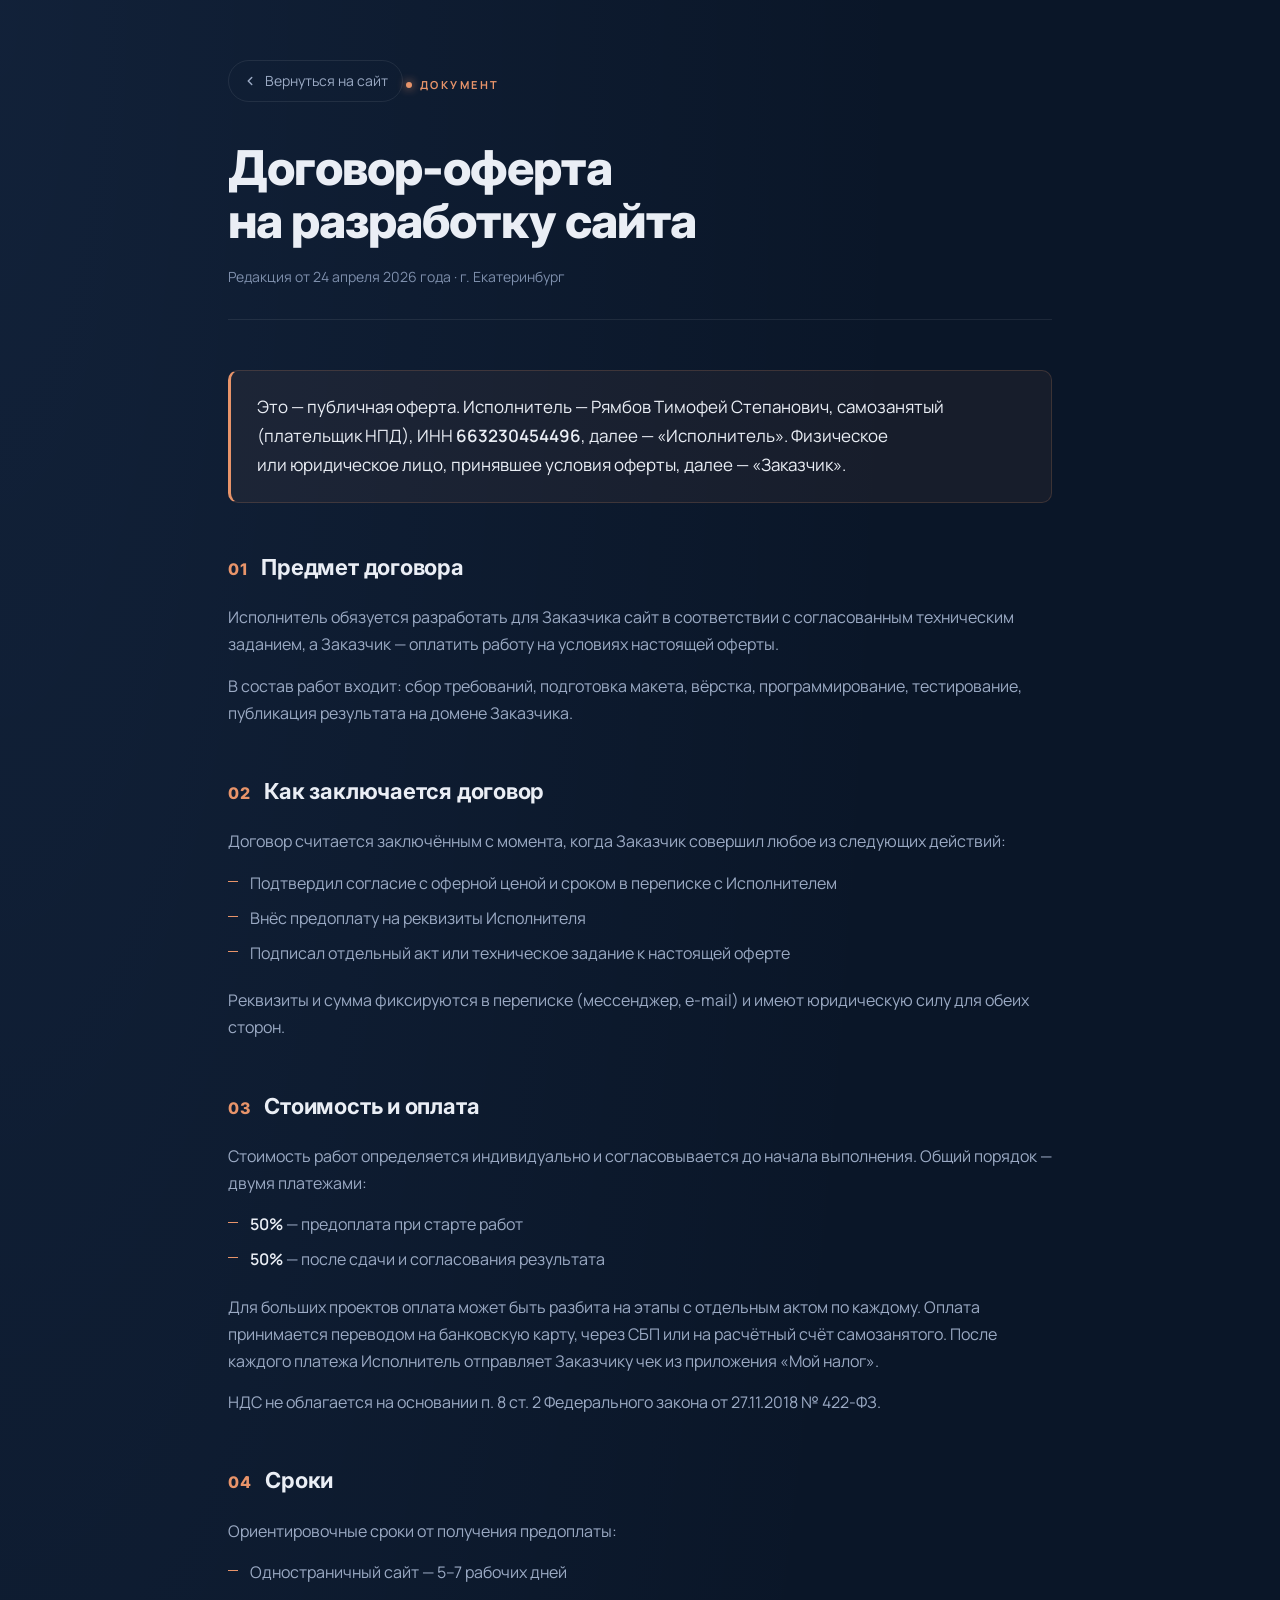
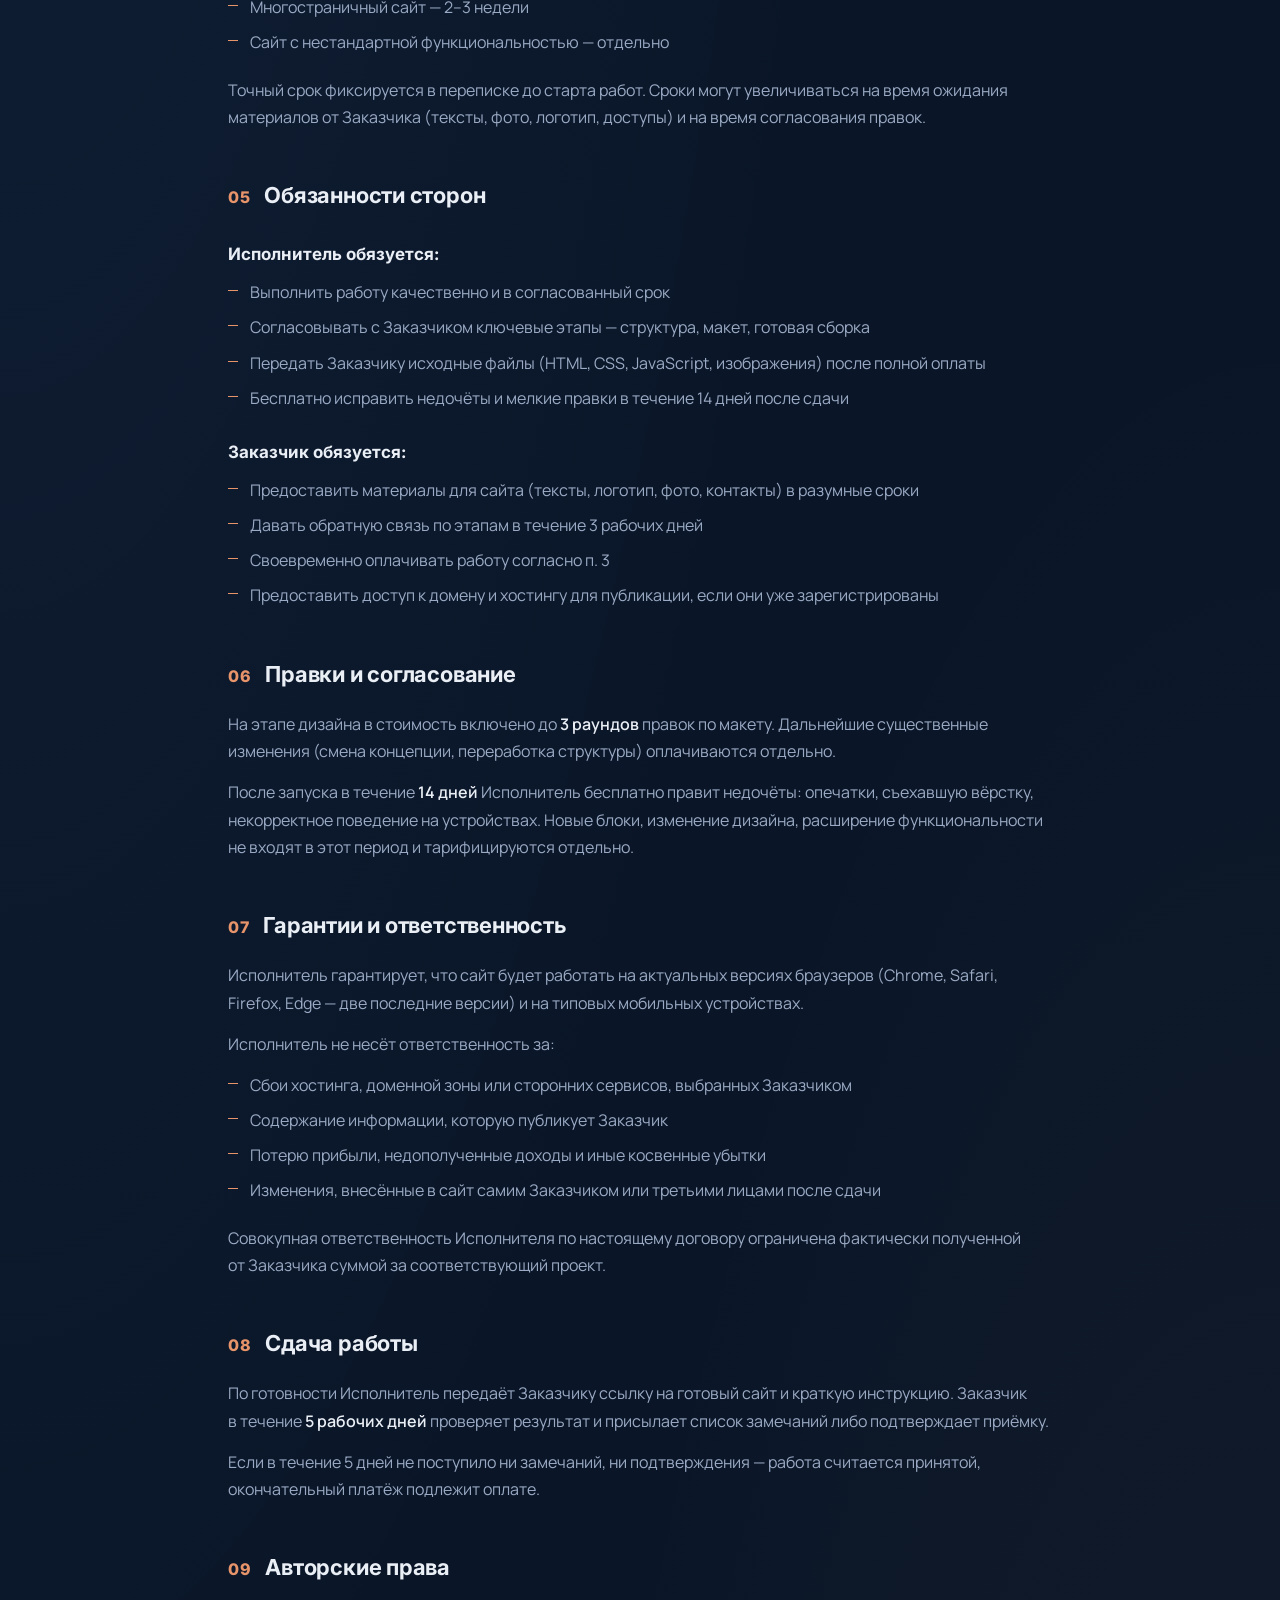
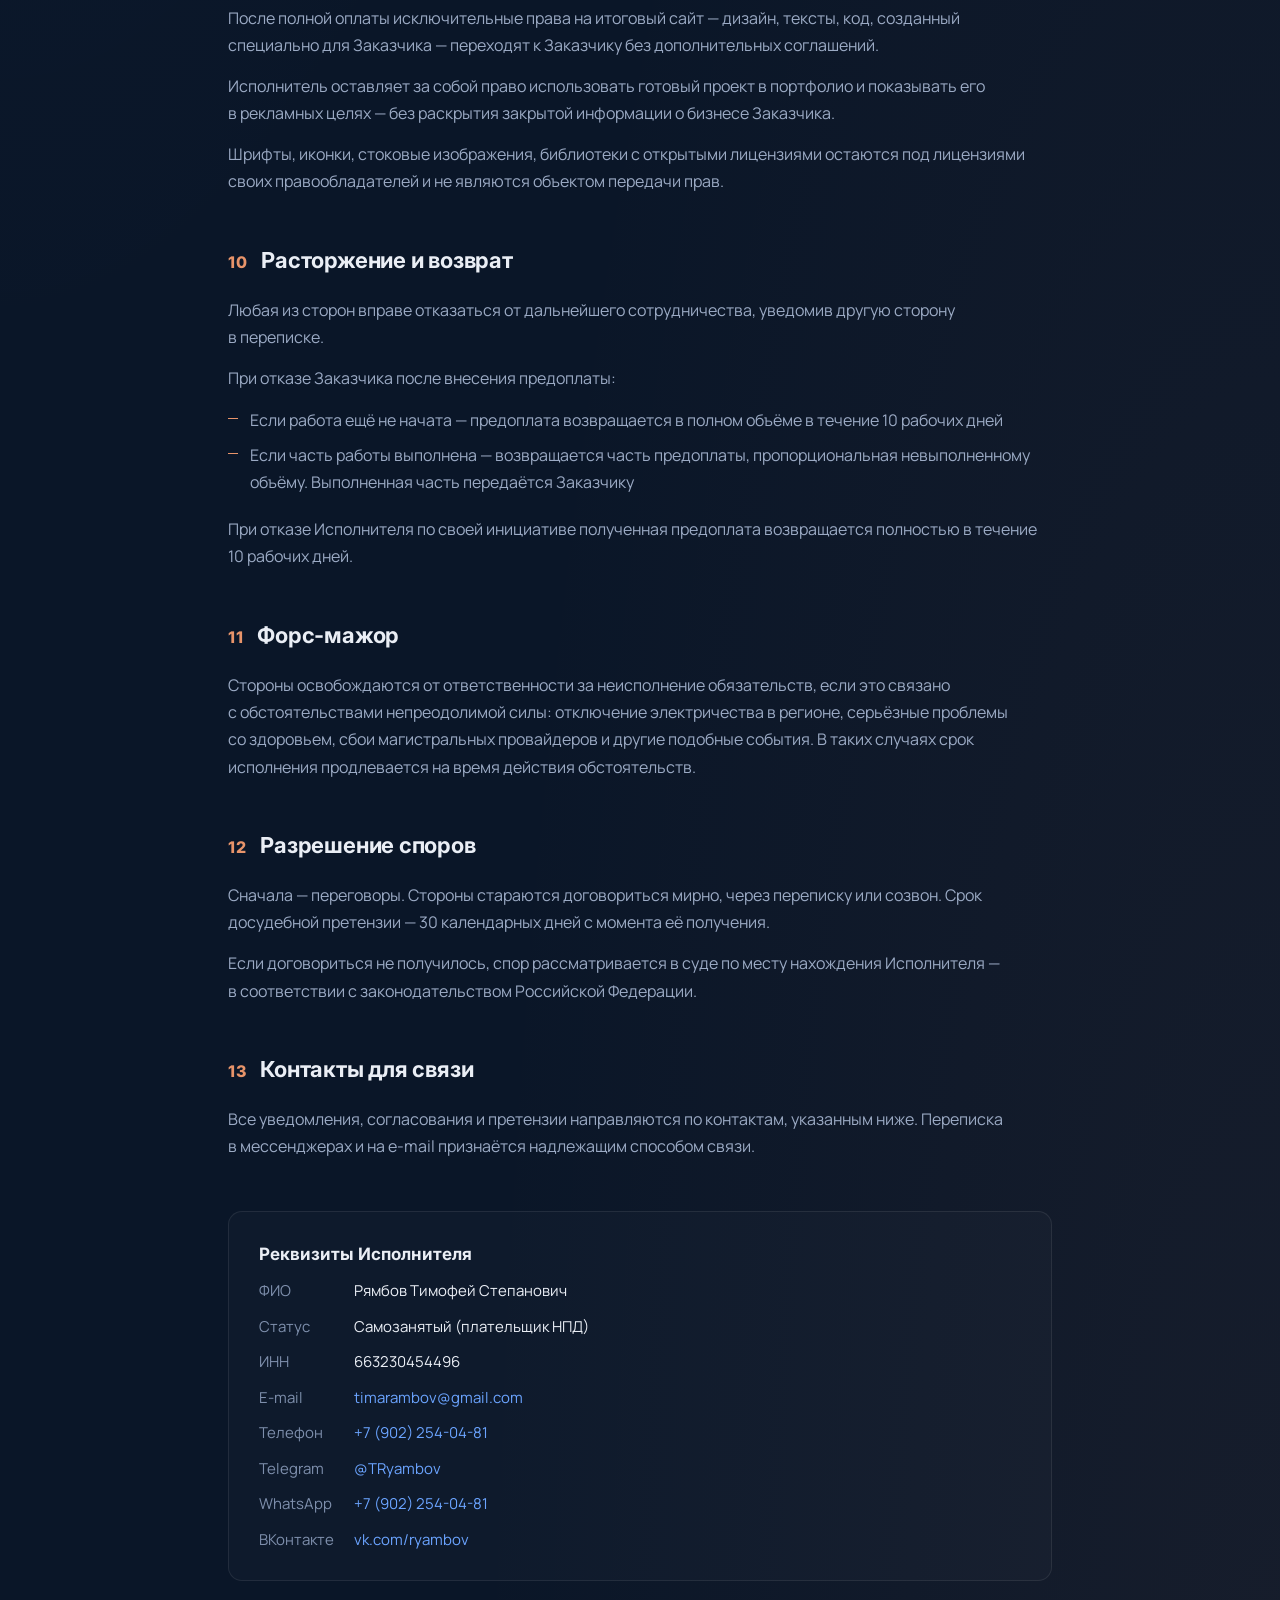
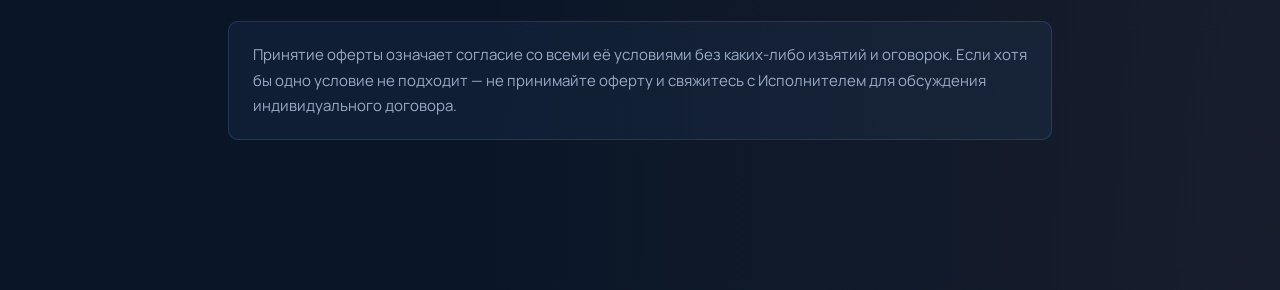
<file: offer.html>
<!DOCTYPE html>
<html lang="ru">
<head>
  <meta charset="UTF-8">
  <meta name="viewport" content="width=device-width, initial-scale=1.0">
  <title>Договор-оферта · Тимофей Рямбов</title>
  <link rel="icon" type="image/png" sizes="32x32" href="favicon.png">
  <link rel="icon" type="image/png" sizes="192x192" href="favicon.png">
  <link rel="apple-touch-icon" sizes="180x180" href="favicon.png">
  <meta name="theme-color" content="#0A1628">
  <link rel="preconnect" href="https://fonts.googleapis.com">
  <link rel="preconnect" href="https://fonts.gstatic.com" crossorigin>
  <link href="https://fonts.googleapis.com/css2?family=Inter:wght@400;500;600;700;800&family=Manrope:wght@400;500;600;700;800&display=swap" rel="stylesheet">
  <style>
    :root {
      --bg: #0A1628;
      --bg-2: #0F1E36;
      --text: #EAEEF5;
      --text-2: #9BAAC4;
      --text-3: #7E8FAC;
      --accent: #E8946A;
      --accent-2: #6BA4FF;
      --border: rgba(255, 255, 255, 0.08);
    }
    * { margin: 0; padding: 0; box-sizing: border-box; }
    html { scroll-behavior: smooth; }
    body {
      background: var(--bg);
      color: var(--text);
      font-family: 'Manrope', -apple-system, BlinkMacSystemFont, sans-serif;
      line-height: 1.7;
      font-size: 16px;
      min-height: 100vh;
      background-image:
        radial-gradient(ellipse at 0% 0%, rgba(107, 164, 255, 0.08) 0%, transparent 50%),
        radial-gradient(ellipse at 100% 100%, rgba(232, 148, 106, 0.06) 0%, transparent 45%);
    }
    .doc {
      max-width: 880px;
      margin: 0 auto;
      padding: 60px 28px 120px;
    }
    .doc-back {
      display: inline-flex;
      align-items: center;
      gap: 8px;
      color: var(--text-2);
      text-decoration: none;
      font-size: 14px;
      padding: 8px 14px;
      border: 1px solid var(--border);
      border-radius: 999px;
      transition: all .2s ease;
      margin-bottom: 40px;
    }
    .doc-back:hover {
      color: var(--text);
      border-color: var(--accent);
    }
    .doc-eyebrow {
      display: inline-flex;
      align-items: center;
      gap: 8px;
      font-size: 11px;
      letter-spacing: 0.22em;
      color: var(--accent);
      text-transform: uppercase;
      font-weight: 700;
      margin-bottom: 20px;
    }
    .doc-eyebrow::before {
      content: '';
      width: 6px; height: 6px;
      background: var(--accent);
      border-radius: 50%;
      box-shadow: 0 0 10px var(--accent);
    }
    h1 {
      font-family: 'Inter', sans-serif;
      font-size: clamp(32px, 4.5vw, 48px);
      font-weight: 800;
      letter-spacing: -0.02em;
      line-height: 1.1;
      margin-bottom: 18px;
    }
    .doc-meta {
      color: var(--text-3);
      font-size: 14px;
      margin-bottom: 50px;
      padding-bottom: 30px;
      border-bottom: 1px solid var(--border);
    }
    h2 {
      font-family: 'Inter', sans-serif;
      font-size: 22px;
      font-weight: 700;
      letter-spacing: -0.01em;
      color: var(--text);
      margin: 46px 0 18px;
      display: flex;
      align-items: baseline;
      gap: 14px;
    }
    h2 .num {
      color: var(--accent);
      font-size: 16px;
      font-weight: 800;
      letter-spacing: 0.04em;
    }
    h3 {
      font-family: 'Inter', sans-serif;
      font-size: 17px;
      font-weight: 700;
      color: var(--text);
      margin: 26px 0 10px;
    }
    p {
      color: var(--text-2);
      margin-bottom: 14px;
    }
    p.sub {
      margin-left: 28px;
    }
    ul, ol {
      list-style: none;
      margin: 10px 0 20px;
      padding: 0;
      counter-reset: clist;
    }
    ul li {
      color: var(--text-2);
      padding-left: 22px;
      position: relative;
      margin-bottom: 8px;
    }
    ul li::before {
      content: '';
      position: absolute;
      left: 0;
      top: 11px;
      width: 10px;
      height: 1px;
      background: var(--accent);
    }
    a { color: var(--accent-2); text-decoration: none; }
    a:hover { text-decoration: underline; }
    strong { color: var(--text); font-weight: 600; }
    .lead {
      font-size: 17px;
      color: var(--text);
      padding: 22px 26px;
      background: rgba(232, 148, 106, 0.06);
      border: 1px solid rgba(232, 148, 106, 0.18);
      border-left: 3px solid var(--accent);
      border-radius: 10px;
      margin: 20px 0 36px;
    }
    .callout {
      margin: 30px 0;
      padding: 20px 24px;
      background: rgba(107, 164, 255, 0.06);
      border: 1px solid rgba(107, 164, 255, 0.18);
      border-radius: 10px;
      color: var(--text-2);
      font-size: 15px;
    }
    .contacts-box {
      margin-top: 50px;
      padding: 28px 30px;
      background: rgba(255, 255, 255, 0.02);
      border: 1px solid var(--border);
      border-radius: 14px;
    }
    .contacts-box h3 { margin-top: 0; }
    .contacts-grid {
      display: grid;
      grid-template-columns: auto 1fr;
      gap: 10px 20px;
      font-size: 15px;
      margin-top: 10px;
    }
    .contacts-grid dt { color: var(--text-3); }
    .contacts-grid dd { color: var(--text); }
    @media (max-width: 600px) {
      .doc { padding: 30px 18px 80px; }
      h2 { font-size: 19px; }
      p.sub { margin-left: 0; }
    }
  </style>
</head>
<body>
  <article class="doc">
    <a href="index.html" class="doc-back">
      <svg width="14" height="14" viewBox="0 0 24 24" fill="none" stroke="currentColor" stroke-width="2.5" stroke-linecap="round" stroke-linejoin="round"><polyline points="15 18 9 12 15 6"/></svg>
      Вернуться на&nbsp;сайт
    </a>

    <div class="doc-eyebrow">Документ</div>
    <h1>Договор-оферта<br>на&nbsp;разработку сайта</h1>
    <div class="doc-meta">Редакция от&nbsp;24&nbsp;апреля 2026&nbsp;года&nbsp;· г.&nbsp;Екатеринбург</div>

    <p class="lead">
      Это&nbsp;— публичная оферта. Исполнитель&nbsp;— Рямбов Тимофей Степанович,
      самозанятый (плательщик НПД), ИНН&nbsp;<strong>663230454496</strong>,
      далее&nbsp;— «Исполнитель». Физическое или&nbsp;юридическое лицо,
      принявшее условия оферты, далее&nbsp;— «Заказчик».
    </p>

    <h2><span class="num">01</span> Предмет договора</h2>
    <p>
      Исполнитель обязуется разработать для&nbsp;Заказчика сайт в&nbsp;соответствии
      с&nbsp;согласованным техническим заданием, а&nbsp;Заказчик&nbsp;— оплатить работу
      на&nbsp;условиях настоящей оферты.
    </p>
    <p>
      В&nbsp;состав работ входит: сбор требований, подготовка макета,
      вёрстка, программирование, тестирование, публикация результата
      на&nbsp;домене Заказчика.
    </p>

    <h2><span class="num">02</span> Как заключается договор</h2>
    <p>
      Договор считается заключённым с&nbsp;момента, когда Заказчик совершил
      любое из&nbsp;следующих действий:
    </p>
    <ul>
      <li>Подтвердил согласие с&nbsp;оферной ценой и&nbsp;сроком в&nbsp;переписке с&nbsp;Исполнителем</li>
      <li>Внёс предоплату на&nbsp;реквизиты Исполнителя</li>
      <li>Подписал отдельный акт или&nbsp;техническое задание к&nbsp;настоящей оферте</li>
    </ul>
    <p>
      Реквизиты и&nbsp;сумма фиксируются в&nbsp;переписке (мессенджер, e-mail)
      и&nbsp;имеют юридическую силу для&nbsp;обеих сторон.
    </p>

    <h2><span class="num">03</span> Стоимость и&nbsp;оплата</h2>
    <p>
      Стоимость работ определяется индивидуально и&nbsp;согласовывается
      до&nbsp;начала выполнения. Общий порядок&nbsp;— двумя платежами:
    </p>
    <ul>
      <li><strong>50%</strong>&nbsp;— предоплата при&nbsp;старте работ</li>
      <li><strong>50%</strong>&nbsp;— после сдачи и&nbsp;согласования результата</li>
    </ul>
    <p>
      Для&nbsp;больших проектов оплата может быть разбита на&nbsp;этапы
      с&nbsp;отдельным актом по&nbsp;каждому. Оплата принимается переводом
      на&nbsp;банковскую карту, через СБП или&nbsp;на&nbsp;расчётный счёт
      самозанятого. После каждого платежа Исполнитель отправляет Заказчику
      чек из&nbsp;приложения «Мой налог».
    </p>
    <p>
      НДС не&nbsp;облагается на&nbsp;основании п.&nbsp;8 ст.&nbsp;2 Федерального закона
      от&nbsp;27.11.2018 №&nbsp;422-ФЗ.
    </p>

    <h2><span class="num">04</span> Сроки</h2>
    <p>Ориентировочные сроки от&nbsp;получения предоплаты:</p>
    <ul>
      <li>Одностраничный сайт&nbsp;— 5–7&nbsp;рабочих дней</li>
      <li>Многостраничный сайт&nbsp;— 2–3&nbsp;недели</li>
      <li>Сайт с&nbsp;нестандартной функциональностью&nbsp;— отдельно</li>
    </ul>
    <p>
      Точный срок фиксируется в&nbsp;переписке до&nbsp;старта работ. Сроки могут
      увеличиваться на&nbsp;время ожидания материалов от&nbsp;Заказчика
      (тексты, фото, логотип, доступы) и&nbsp;на&nbsp;время согласования правок.
    </p>

    <h2><span class="num">05</span> Обязанности сторон</h2>

    <h3>Исполнитель обязуется:</h3>
    <ul>
      <li>Выполнить работу качественно и&nbsp;в&nbsp;согласованный срок</li>
      <li>Согласовывать с&nbsp;Заказчиком ключевые этапы&nbsp;— структура, макет, готовая сборка</li>
      <li>Передать Заказчику исходные файлы (HTML, CSS, JavaScript, изображения) после полной оплаты</li>
      <li>Бесплатно исправить недочёты и&nbsp;мелкие правки в&nbsp;течение 14&nbsp;дней после сдачи</li>
    </ul>

    <h3>Заказчик обязуется:</h3>
    <ul>
      <li>Предоставить материалы для&nbsp;сайта (тексты, логотип, фото, контакты) в&nbsp;разумные сроки</li>
      <li>Давать обратную связь по&nbsp;этапам в&nbsp;течение 3&nbsp;рабочих дней</li>
      <li>Своевременно оплачивать работу согласно п.&nbsp;3</li>
      <li>Предоставить доступ к&nbsp;домену и&nbsp;хостингу для&nbsp;публикации, если они уже зарегистрированы</li>
    </ul>

    <h2><span class="num">06</span> Правки и&nbsp;согласование</h2>
    <p>
      На&nbsp;этапе дизайна в&nbsp;стоимость включено до&nbsp;<strong>3&nbsp;раундов</strong>
      правок по&nbsp;макету. Дальнейшие существенные изменения (смена концепции,
      переработка структуры) оплачиваются отдельно.
    </p>
    <p>
      После запуска в&nbsp;течение <strong>14&nbsp;дней</strong> Исполнитель бесплатно
      правит недочёты: опечатки, съехавшую вёрстку, некорректное поведение
      на&nbsp;устройствах. Новые блоки, изменение дизайна, расширение функциональности
      не&nbsp;входят в&nbsp;этот период и&nbsp;тарифицируются отдельно.
    </p>

    <h2><span class="num">07</span> Гарантии и&nbsp;ответственность</h2>
    <p>
      Исполнитель гарантирует, что&nbsp;сайт будет работать на&nbsp;актуальных версиях
      браузеров (Chrome, Safari, Firefox, Edge&nbsp;— две последние версии)
      и&nbsp;на&nbsp;типовых мобильных устройствах.
    </p>
    <p>
      Исполнитель не&nbsp;несёт ответственность за:
    </p>
    <ul>
      <li>Сбои хостинга, доменной зоны или&nbsp;сторонних сервисов, выбранных Заказчиком</li>
      <li>Содержание информации, которую публикует Заказчик</li>
      <li>Потерю прибыли, недополученные доходы и&nbsp;иные косвенные убытки</li>
      <li>Изменения, внесённые в&nbsp;сайт самим Заказчиком или&nbsp;третьими лицами после сдачи</li>
    </ul>
    <p>
      Совокупная ответственность Исполнителя по&nbsp;настоящему договору ограничена
      фактически полученной от&nbsp;Заказчика суммой за&nbsp;соответствующий проект.
    </p>

    <h2><span class="num">08</span> Сдача работы</h2>
    <p>
      По&nbsp;готовности Исполнитель передаёт Заказчику ссылку на&nbsp;готовый сайт
      и&nbsp;краткую инструкцию. Заказчик в&nbsp;течение <strong>5&nbsp;рабочих дней</strong>
      проверяет результат и&nbsp;присылает список замечаний либо подтверждает приёмку.
    </p>
    <p>
      Если в&nbsp;течение 5&nbsp;дней не&nbsp;поступило ни&nbsp;замечаний, ни&nbsp;подтверждения&nbsp;—
      работа считается принятой, окончательный платёж подлежит оплате.
    </p>

    <h2><span class="num">09</span> Авторские права</h2>
    <p>
      После полной оплаты исключительные права на&nbsp;итоговый сайт&nbsp;— дизайн,
      тексты, код, созданный специально для&nbsp;Заказчика&nbsp;— переходят к&nbsp;Заказчику
      без&nbsp;дополнительных соглашений.
    </p>
    <p>
      Исполнитель оставляет за&nbsp;собой право использовать готовый проект
      в&nbsp;портфолио и&nbsp;показывать его в&nbsp;рекламных целях&nbsp;— без&nbsp;раскрытия
      закрытой информации о&nbsp;бизнесе Заказчика.
    </p>
    <p>
      Шрифты, иконки, стоковые изображения, библиотеки с&nbsp;открытыми лицензиями
      остаются под&nbsp;лицензиями своих правообладателей и&nbsp;не&nbsp;являются
      объектом передачи прав.
    </p>

    <h2><span class="num">10</span> Расторжение и&nbsp;возврат</h2>
    <p>
      Любая из&nbsp;сторон вправе отказаться от&nbsp;дальнейшего сотрудничества,
      уведомив другую сторону в&nbsp;переписке.
    </p>
    <p>
      При&nbsp;отказе Заказчика после внесения предоплаты:
    </p>
    <ul>
      <li>Если работа ещё не&nbsp;начата&nbsp;— предоплата возвращается в&nbsp;полном объёме в&nbsp;течение 10&nbsp;рабочих дней</li>
      <li>Если часть работы выполнена&nbsp;— возвращается часть предоплаты, пропорциональная невыполненному объёму. Выполненная часть передаётся Заказчику</li>
    </ul>
    <p>
      При&nbsp;отказе Исполнителя по&nbsp;своей инициативе полученная предоплата
      возвращается полностью в&nbsp;течение 10&nbsp;рабочих дней.
    </p>

    <h2><span class="num">11</span> Форс-мажор</h2>
    <p>
      Стороны освобождаются от&nbsp;ответственности за&nbsp;неисполнение обязательств,
      если это связано с&nbsp;обстоятельствами непреодолимой силы: отключение
      электричества в&nbsp;регионе, серьёзные проблемы со&nbsp;здоровьем, сбои
      магистральных провайдеров и&nbsp;другие подобные события. В&nbsp;таких случаях
      срок исполнения продлевается на&nbsp;время действия обстоятельств.
    </p>

    <h2><span class="num">12</span> Разрешение споров</h2>
    <p>
      Сначала&nbsp;— переговоры. Стороны стараются договориться мирно,
      через переписку или&nbsp;созвон. Срок досудебной претензии&nbsp;— 30&nbsp;календарных дней
      с&nbsp;момента её&nbsp;получения.
    </p>
    <p>
      Если договориться не&nbsp;получилось, спор рассматривается в&nbsp;суде
      по&nbsp;месту нахождения Исполнителя&nbsp;— в&nbsp;соответствии с&nbsp;законодательством
      Российской Федерации.
    </p>

    <h2><span class="num">13</span> Контакты для&nbsp;связи</h2>
    <p>
      Все уведомления, согласования и&nbsp;претензии направляются по&nbsp;контактам,
      указанным ниже. Переписка в&nbsp;мессенджерах и&nbsp;на&nbsp;e-mail признаётся
      надлежащим способом связи.
    </p>

    <div class="contacts-box">
      <h3>Реквизиты Исполнителя</h3>
      <dl class="contacts-grid">
        <dt>ФИО</dt><dd>Рямбов Тимофей Степанович</dd>
        <dt>Статус</dt><dd>Самозанятый (плательщик НПД)</dd>
        <dt>ИНН</dt><dd>663230454496</dd>
        <dt>E-mail</dt><dd><a href="mailto:timarambov@gmail.com">timarambov@gmail.com</a></dd>
        <dt>Телефон</dt><dd><a href="tel:+79022540481">+7&nbsp;(902)&nbsp;254-04-81</a></dd>
        <dt>Telegram</dt><dd><a href="https://t.me/TRyambov" target="_blank" rel="noopener">@TRyambov</a></dd>
        <dt>WhatsApp</dt><dd><a href="https://wa.me/79022540481" target="_blank" rel="noopener">+7&nbsp;(902)&nbsp;254-04-81</a></dd>
        <dt>ВКонтакте</dt><dd><a href="https://vk.com/ryambov" target="_blank" rel="noopener">vk.com/ryambov</a></dd>
      </dl>
    </div>

    <div class="callout" style="margin-top: 40px">
      Принятие оферты означает согласие со&nbsp;всеми её&nbsp;условиями без&nbsp;каких-либо
      изъятий и&nbsp;оговорок. Если хотя бы одно условие не&nbsp;подходит&nbsp;—
      не&nbsp;принимайте оферту и&nbsp;свяжитесь с&nbsp;Исполнителем для&nbsp;обсуждения
      индивидуального договора.
    </div>
  </article>
</body>
</html>
</file>
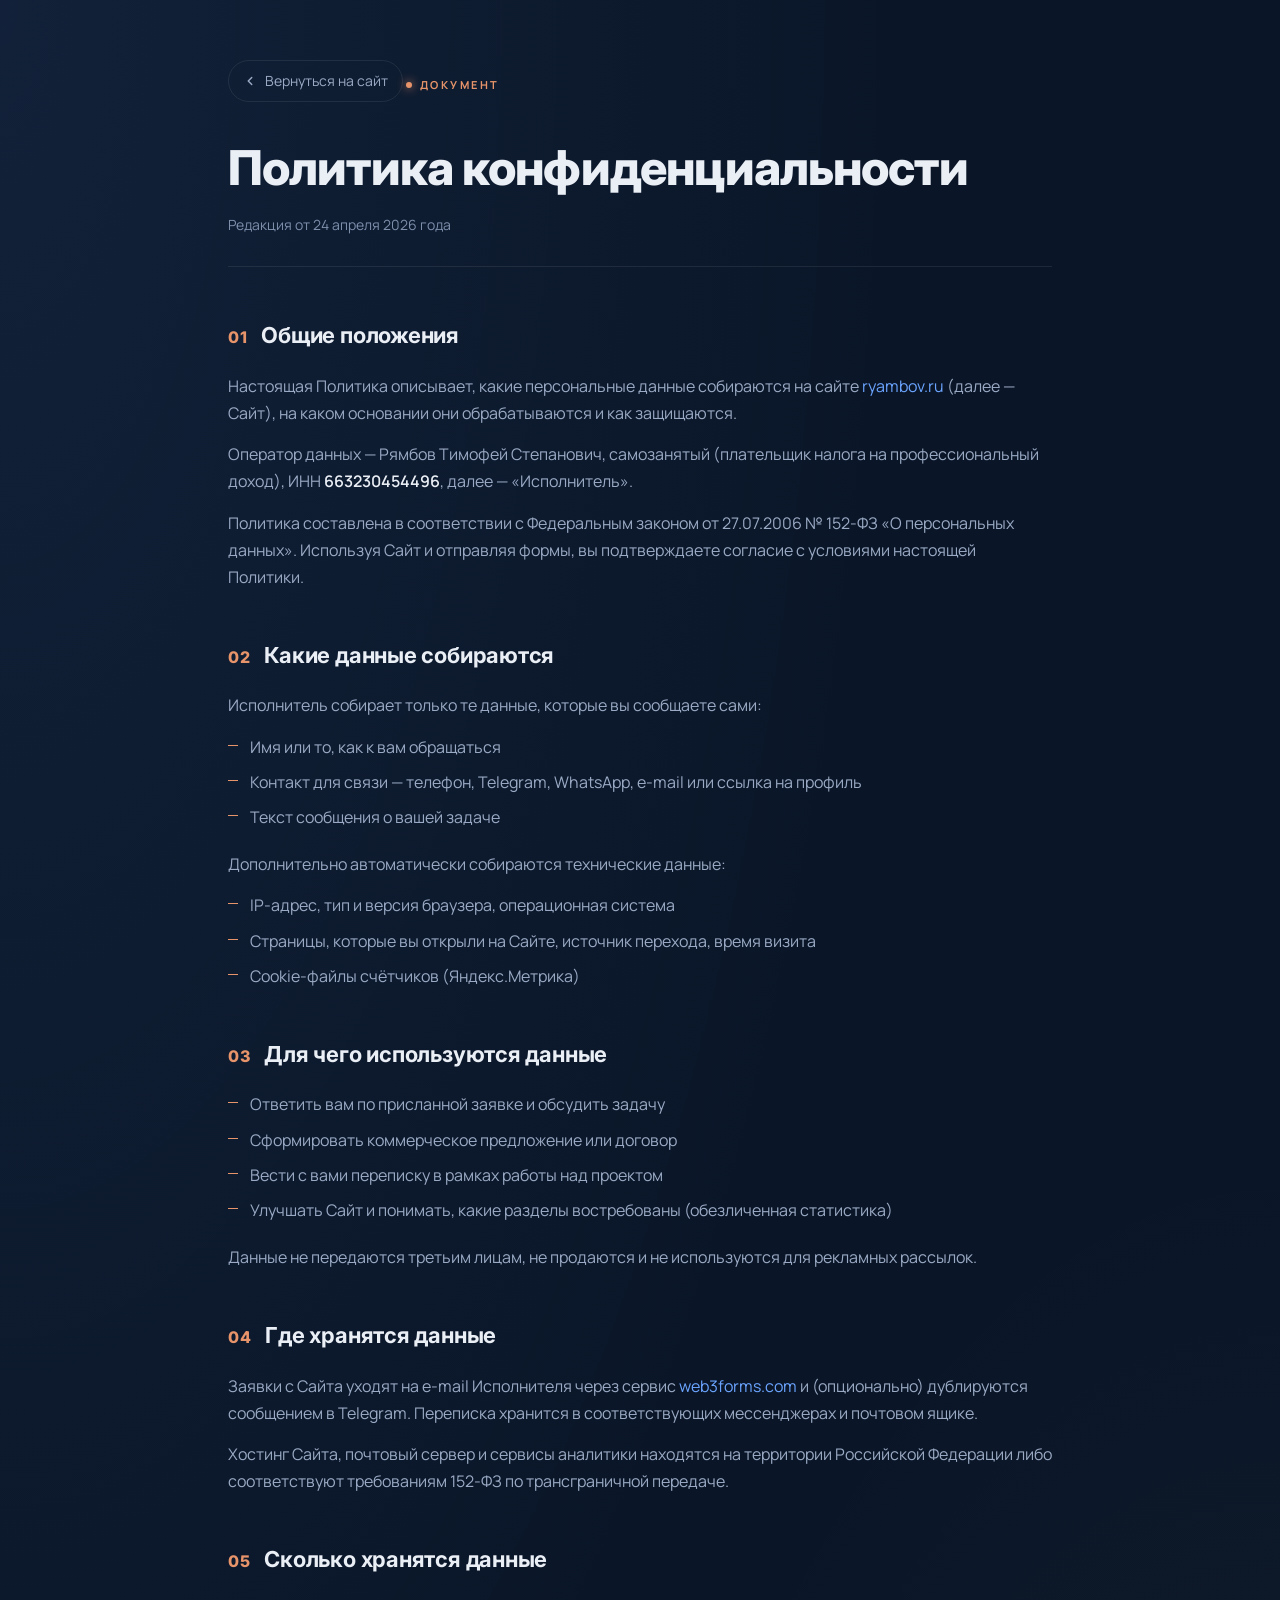
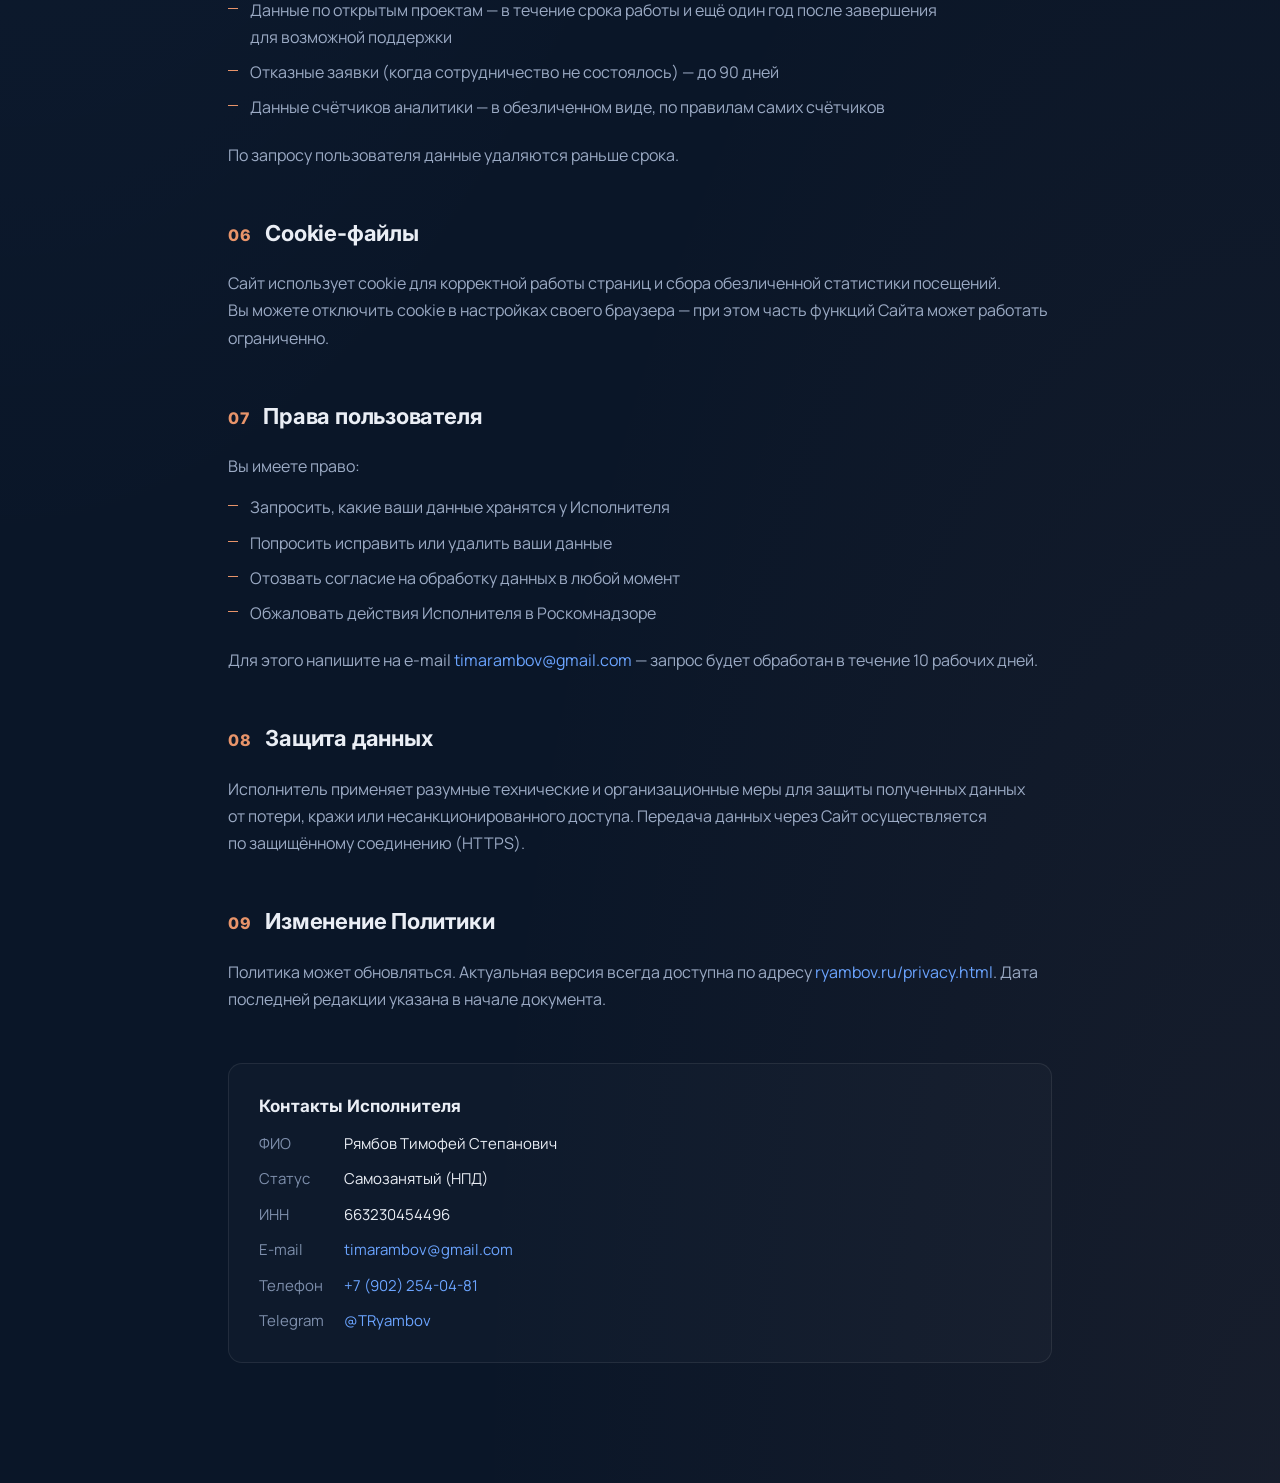
<file: privacy.html>
<!DOCTYPE html>
<html lang="ru">
<head>
  <meta charset="UTF-8">
  <meta name="viewport" content="width=device-width, initial-scale=1.0">
  <title>Политика конфиденциальности · Тимофей Рямбов</title>
  <link rel="icon" type="image/png" sizes="32x32" href="favicon.png">
  <link rel="icon" type="image/png" sizes="192x192" href="favicon.png">
  <link rel="apple-touch-icon" sizes="180x180" href="favicon.png">
  <meta name="theme-color" content="#0A1628">
  <link rel="preconnect" href="https://fonts.googleapis.com">
  <link rel="preconnect" href="https://fonts.gstatic.com" crossorigin>
  <link href="https://fonts.googleapis.com/css2?family=Inter:wght@400;500;600;700;800&family=Manrope:wght@400;500;600;700;800&display=swap" rel="stylesheet">
  <style>
    :root {
      --bg: #0A1628;
      --bg-2: #0F1E36;
      --text: #EAEEF5;
      --text-2: #9BAAC4;
      --text-3: #7E8FAC;
      --accent: #E8946A;
      --accent-2: #6BA4FF;
      --border: rgba(255, 255, 255, 0.08);
    }
    * { margin: 0; padding: 0; box-sizing: border-box; }
    html { scroll-behavior: smooth; }
    body {
      background: var(--bg);
      color: var(--text);
      font-family: 'Manrope', -apple-system, BlinkMacSystemFont, sans-serif;
      line-height: 1.7;
      font-size: 16px;
      min-height: 100vh;
      background-image:
        radial-gradient(ellipse at 0% 0%, rgba(107, 164, 255, 0.08) 0%, transparent 50%),
        radial-gradient(ellipse at 100% 100%, rgba(232, 148, 106, 0.06) 0%, transparent 45%);
    }
    .doc {
      max-width: 880px;
      margin: 0 auto;
      padding: 60px 28px 120px;
    }
    .doc-back {
      display: inline-flex;
      align-items: center;
      gap: 8px;
      color: var(--text-2);
      text-decoration: none;
      font-size: 14px;
      padding: 8px 14px;
      border: 1px solid var(--border);
      border-radius: 999px;
      transition: all .2s ease;
      margin-bottom: 40px;
    }
    .doc-back:hover {
      color: var(--text);
      border-color: var(--accent);
    }
    .doc-eyebrow {
      display: inline-flex;
      align-items: center;
      gap: 8px;
      font-size: 11px;
      letter-spacing: 0.22em;
      color: var(--accent);
      text-transform: uppercase;
      font-weight: 700;
      margin-bottom: 20px;
    }
    .doc-eyebrow::before {
      content: '';
      width: 6px; height: 6px;
      background: var(--accent);
      border-radius: 50%;
      box-shadow: 0 0 10px var(--accent);
    }
    h1 {
      font-family: 'Inter', sans-serif;
      font-size: clamp(32px, 4.5vw, 48px);
      font-weight: 800;
      letter-spacing: -0.02em;
      line-height: 1.1;
      margin-bottom: 18px;
    }
    .doc-meta {
      color: var(--text-3);
      font-size: 14px;
      margin-bottom: 50px;
      padding-bottom: 30px;
      border-bottom: 1px solid var(--border);
    }
    h2 {
      font-family: 'Inter', sans-serif;
      font-size: 22px;
      font-weight: 700;
      letter-spacing: -0.01em;
      color: var(--text);
      margin: 46px 0 18px;
      display: flex;
      align-items: baseline;
      gap: 14px;
    }
    h2 .num {
      color: var(--accent);
      font-size: 16px;
      font-weight: 800;
      letter-spacing: 0.04em;
    }
    h3 {
      font-family: 'Inter', sans-serif;
      font-size: 17px;
      font-weight: 700;
      color: var(--text);
      margin: 26px 0 10px;
    }
    p {
      color: var(--text-2);
      margin-bottom: 14px;
    }
    ul {
      list-style: none;
      margin: 10px 0 20px;
      padding: 0;
    }
    ul li {
      color: var(--text-2);
      padding-left: 22px;
      position: relative;
      margin-bottom: 8px;
    }
    ul li::before {
      content: '';
      position: absolute;
      left: 0;
      top: 11px;
      width: 10px;
      height: 1px;
      background: var(--accent);
    }
    a { color: var(--accent-2); text-decoration: none; }
    a:hover { text-decoration: underline; }
    strong { color: var(--text); font-weight: 600; }
    .callout {
      margin: 36px 0;
      padding: 22px 26px;
      background: rgba(107, 164, 255, 0.06);
      border: 1px solid rgba(107, 164, 255, 0.18);
      border-left: 3px solid var(--accent-2);
      border-radius: 10px;
      color: var(--text-2);
      font-size: 15px;
    }
    .contacts-box {
      margin-top: 50px;
      padding: 28px 30px;
      background: rgba(255, 255, 255, 0.02);
      border: 1px solid var(--border);
      border-radius: 14px;
    }
    .contacts-box h3 { margin-top: 0; }
    .contacts-grid {
      display: grid;
      grid-template-columns: auto 1fr;
      gap: 10px 20px;
      font-size: 15px;
      margin-top: 10px;
    }
    .contacts-grid dt { color: var(--text-3); }
    .contacts-grid dd { color: var(--text); }
    @media (max-width: 600px) {
      .doc { padding: 30px 18px 80px; }
      h2 { font-size: 19px; }
    }
  </style>
</head>
<body>
  <article class="doc">
    <a href="index.html" class="doc-back">
      <svg width="14" height="14" viewBox="0 0 24 24" fill="none" stroke="currentColor" stroke-width="2.5" stroke-linecap="round" stroke-linejoin="round"><polyline points="15 18 9 12 15 6"/></svg>
      Вернуться на&nbsp;сайт
    </a>

    <div class="doc-eyebrow">Документ</div>
    <h1>Политика конфиденциальности</h1>
    <div class="doc-meta">Редакция от&nbsp;24&nbsp;апреля 2026&nbsp;года</div>

    <h2><span class="num">01</span> Общие положения</h2>
    <p>
      Настоящая Политика описывает, какие персональные данные собираются
      на&nbsp;сайте <a href="https://ryambov.ru">ryambov.ru</a> (далее&nbsp;— Сайт),
      на&nbsp;каком основании они обрабатываются и&nbsp;как защищаются.
    </p>
    <p>
      Оператор данных&nbsp;— Рямбов Тимофей Степанович, самозанятый
      (плательщик налога на&nbsp;профессиональный доход),
      ИНН&nbsp;<strong>663230454496</strong>, далее&nbsp;— «Исполнитель».
    </p>
    <p>
      Политика составлена в&nbsp;соответствии с&nbsp;Федеральным законом
      от&nbsp;27.07.2006 №&nbsp;152-ФЗ «О&nbsp;персональных данных».
      Используя Сайт и&nbsp;отправляя формы, вы&nbsp;подтверждаете согласие
      с&nbsp;условиями настоящей Политики.
    </p>

    <h2><span class="num">02</span> Какие данные собираются</h2>
    <p>Исполнитель собирает только те&nbsp;данные, которые вы&nbsp;сообщаете сами:</p>
    <ul>
      <li>Имя или&nbsp;то, как&nbsp;к&nbsp;вам обращаться</li>
      <li>Контакт для&nbsp;связи&nbsp;— телефон, Telegram, WhatsApp, e-mail или&nbsp;ссылка на&nbsp;профиль</li>
      <li>Текст сообщения о&nbsp;вашей задаче</li>
    </ul>
    <p>Дополнительно автоматически собираются технические данные:</p>
    <ul>
      <li>IP-адрес, тип и&nbsp;версия браузера, операционная система</li>
      <li>Страницы, которые вы&nbsp;открыли на&nbsp;Сайте, источник перехода, время визита</li>
      <li>Cookie-файлы счётчиков (Яндекс.Метрика)</li>
    </ul>

    <h2><span class="num">03</span> Для&nbsp;чего используются данные</h2>
    <ul>
      <li>Ответить вам по&nbsp;присланной заявке и&nbsp;обсудить задачу</li>
      <li>Сформировать коммерческое предложение или&nbsp;договор</li>
      <li>Вести с&nbsp;вами переписку в&nbsp;рамках работы над&nbsp;проектом</li>
      <li>Улучшать Сайт и&nbsp;понимать, какие разделы востребованы (обезличенная статистика)</li>
    </ul>
    <p>
      Данные не&nbsp;передаются третьим лицам, не&nbsp;продаются
      и&nbsp;не&nbsp;используются для&nbsp;рекламных рассылок.
    </p>

    <h2><span class="num">04</span> Где хранятся данные</h2>
    <p>
      Заявки с&nbsp;Сайта уходят на&nbsp;e-mail Исполнителя
      через сервис <a href="https://web3forms.com" target="_blank" rel="noopener">web3forms.com</a>
      и&nbsp;(опционально) дублируются сообщением в&nbsp;Telegram.
      Переписка хранится в&nbsp;соответствующих мессенджерах и&nbsp;почтовом ящике.
    </p>
    <p>
      Хостинг Сайта, почтовый сервер и&nbsp;сервисы аналитики находятся
      на&nbsp;территории Российской Федерации либо соответствуют требованиям
      152-ФЗ по&nbsp;трансграничной передаче.
    </p>

    <h2><span class="num">05</span> Сколько хранятся данные</h2>
    <ul>
      <li>Данные по&nbsp;открытым проектам&nbsp;— в&nbsp;течение срока работы и&nbsp;ещё один год после завершения для&nbsp;возможной поддержки</li>
      <li>Отказные заявки (когда сотрудничество не&nbsp;состоялось)&nbsp;— до&nbsp;90&nbsp;дней</li>
      <li>Данные счётчиков аналитики&nbsp;— в&nbsp;обезличенном виде, по&nbsp;правилам самих счётчиков</li>
    </ul>
    <p>
      По&nbsp;запросу пользователя данные удаляются раньше срока.
    </p>

    <h2><span class="num">06</span> Cookie-файлы</h2>
    <p>
      Сайт использует cookie для&nbsp;корректной работы страниц и&nbsp;сбора
      обезличенной статистики посещений. Вы&nbsp;можете отключить cookie
      в&nbsp;настройках своего браузера&nbsp;— при&nbsp;этом часть функций Сайта
      может работать ограниченно.
    </p>

    <h2><span class="num">07</span> Права пользователя</h2>
    <p>Вы&nbsp;имеете право:</p>
    <ul>
      <li>Запросить, какие ваши данные хранятся у&nbsp;Исполнителя</li>
      <li>Попросить исправить или&nbsp;удалить ваши данные</li>
      <li>Отозвать согласие на&nbsp;обработку данных в&nbsp;любой момент</li>
      <li>Обжаловать действия Исполнителя в&nbsp;Роскомнадзоре</li>
    </ul>
    <p>
      Для&nbsp;этого напишите на&nbsp;e-mail
      <a href="mailto:timarambov@gmail.com">timarambov@gmail.com</a>&nbsp;—
      запрос будет обработан в&nbsp;течение 10&nbsp;рабочих дней.
    </p>

    <h2><span class="num">08</span> Защита данных</h2>
    <p>
      Исполнитель применяет разумные технические и&nbsp;организационные меры
      для&nbsp;защиты полученных данных от&nbsp;потери, кражи
      или&nbsp;несанкционированного доступа. Передача данных через Сайт
      осуществляется по&nbsp;защищённому соединению&nbsp;(HTTPS).
    </p>

    <h2><span class="num">09</span> Изменение Политики</h2>
    <p>
      Политика может обновляться. Актуальная версия всегда доступна
      по&nbsp;адресу <a href="https://ryambov.ru/privacy.html">ryambov.ru/privacy.html</a>.
      Дата последней редакции указана в&nbsp;начале документа.
    </p>

    <div class="contacts-box">
      <h3>Контакты Исполнителя</h3>
      <dl class="contacts-grid">
        <dt>ФИО</dt><dd>Рямбов Тимофей Степанович</dd>
        <dt>Статус</dt><dd>Самозанятый (НПД)</dd>
        <dt>ИНН</dt><dd>663230454496</dd>
        <dt>E-mail</dt><dd><a href="mailto:timarambov@gmail.com">timarambov@gmail.com</a></dd>
        <dt>Телефон</dt><dd><a href="tel:+79022540481">+7&nbsp;(902)&nbsp;254-04-81</a></dd>
        <dt>Telegram</dt><dd><a href="https://t.me/TRyambov" target="_blank" rel="noopener">@TRyambov</a></dd>
      </dl>
    </div>
  </article>
</body>
</html>
</file>
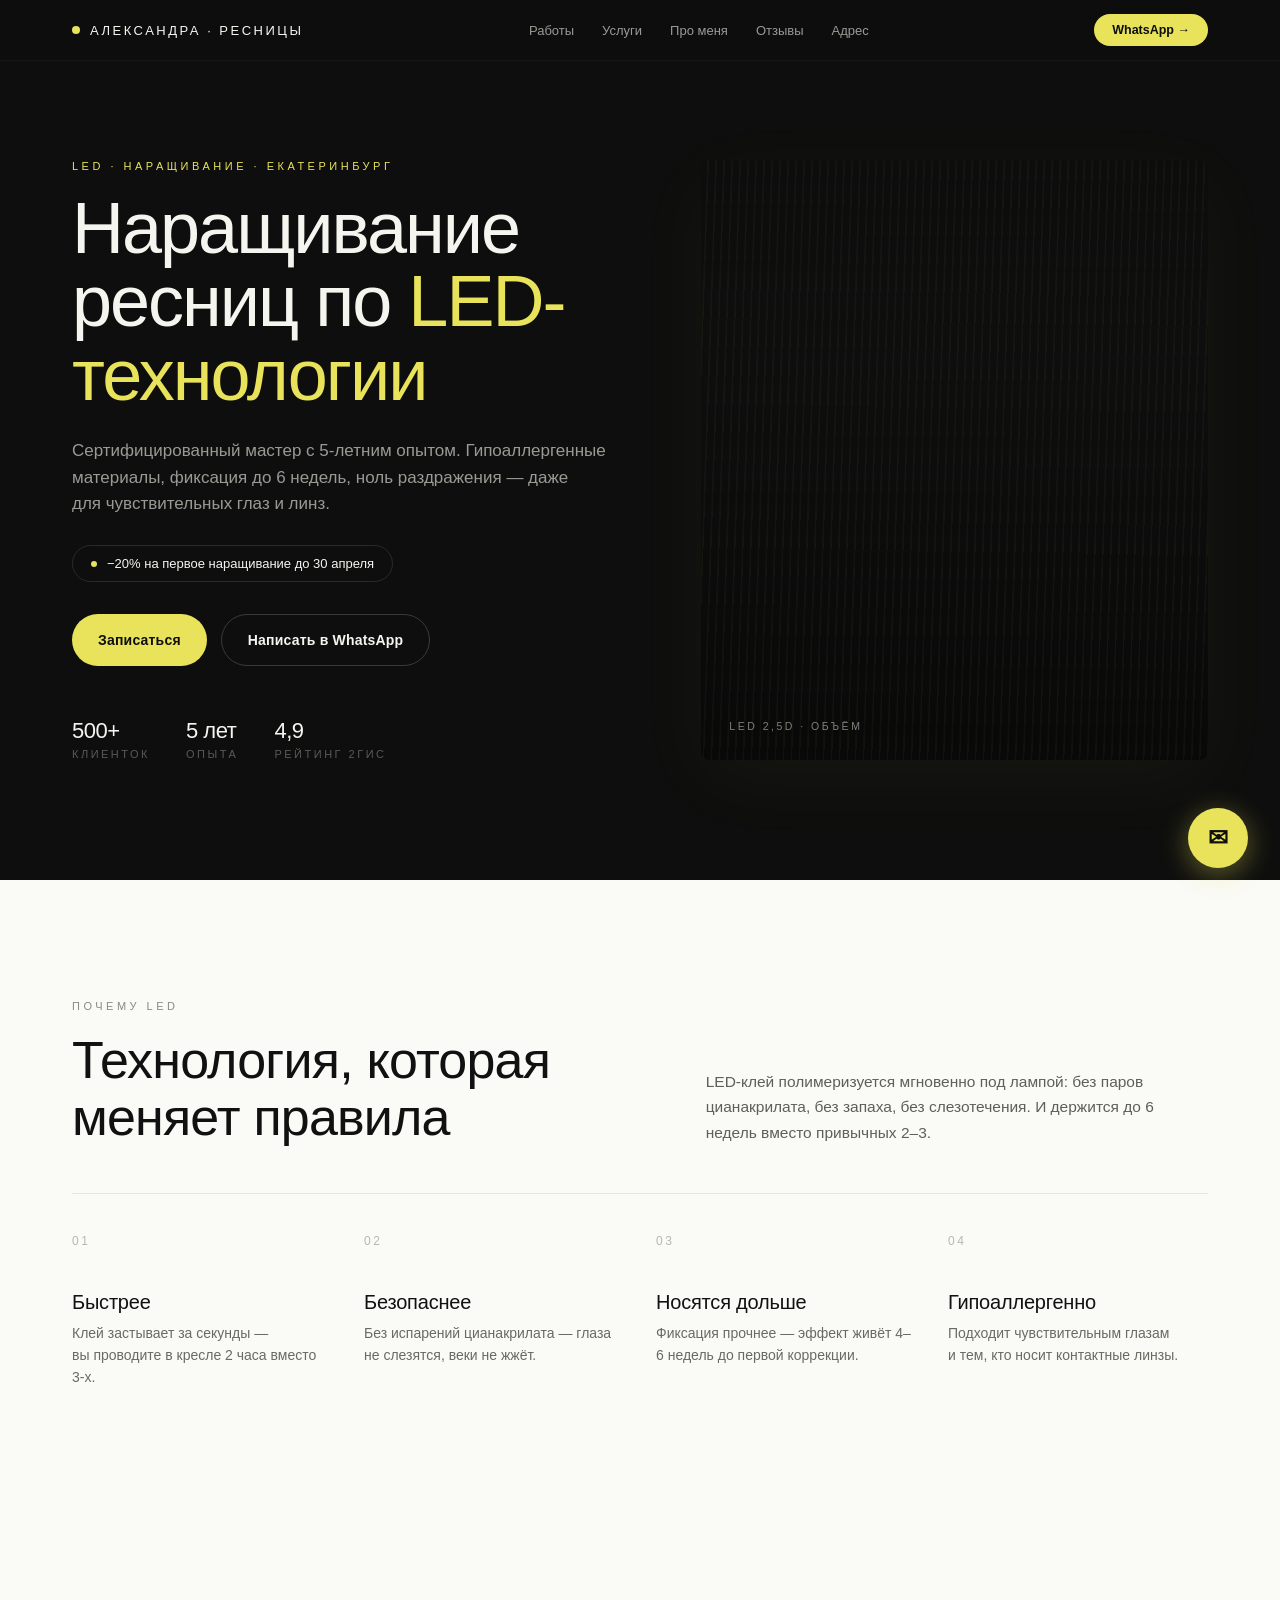
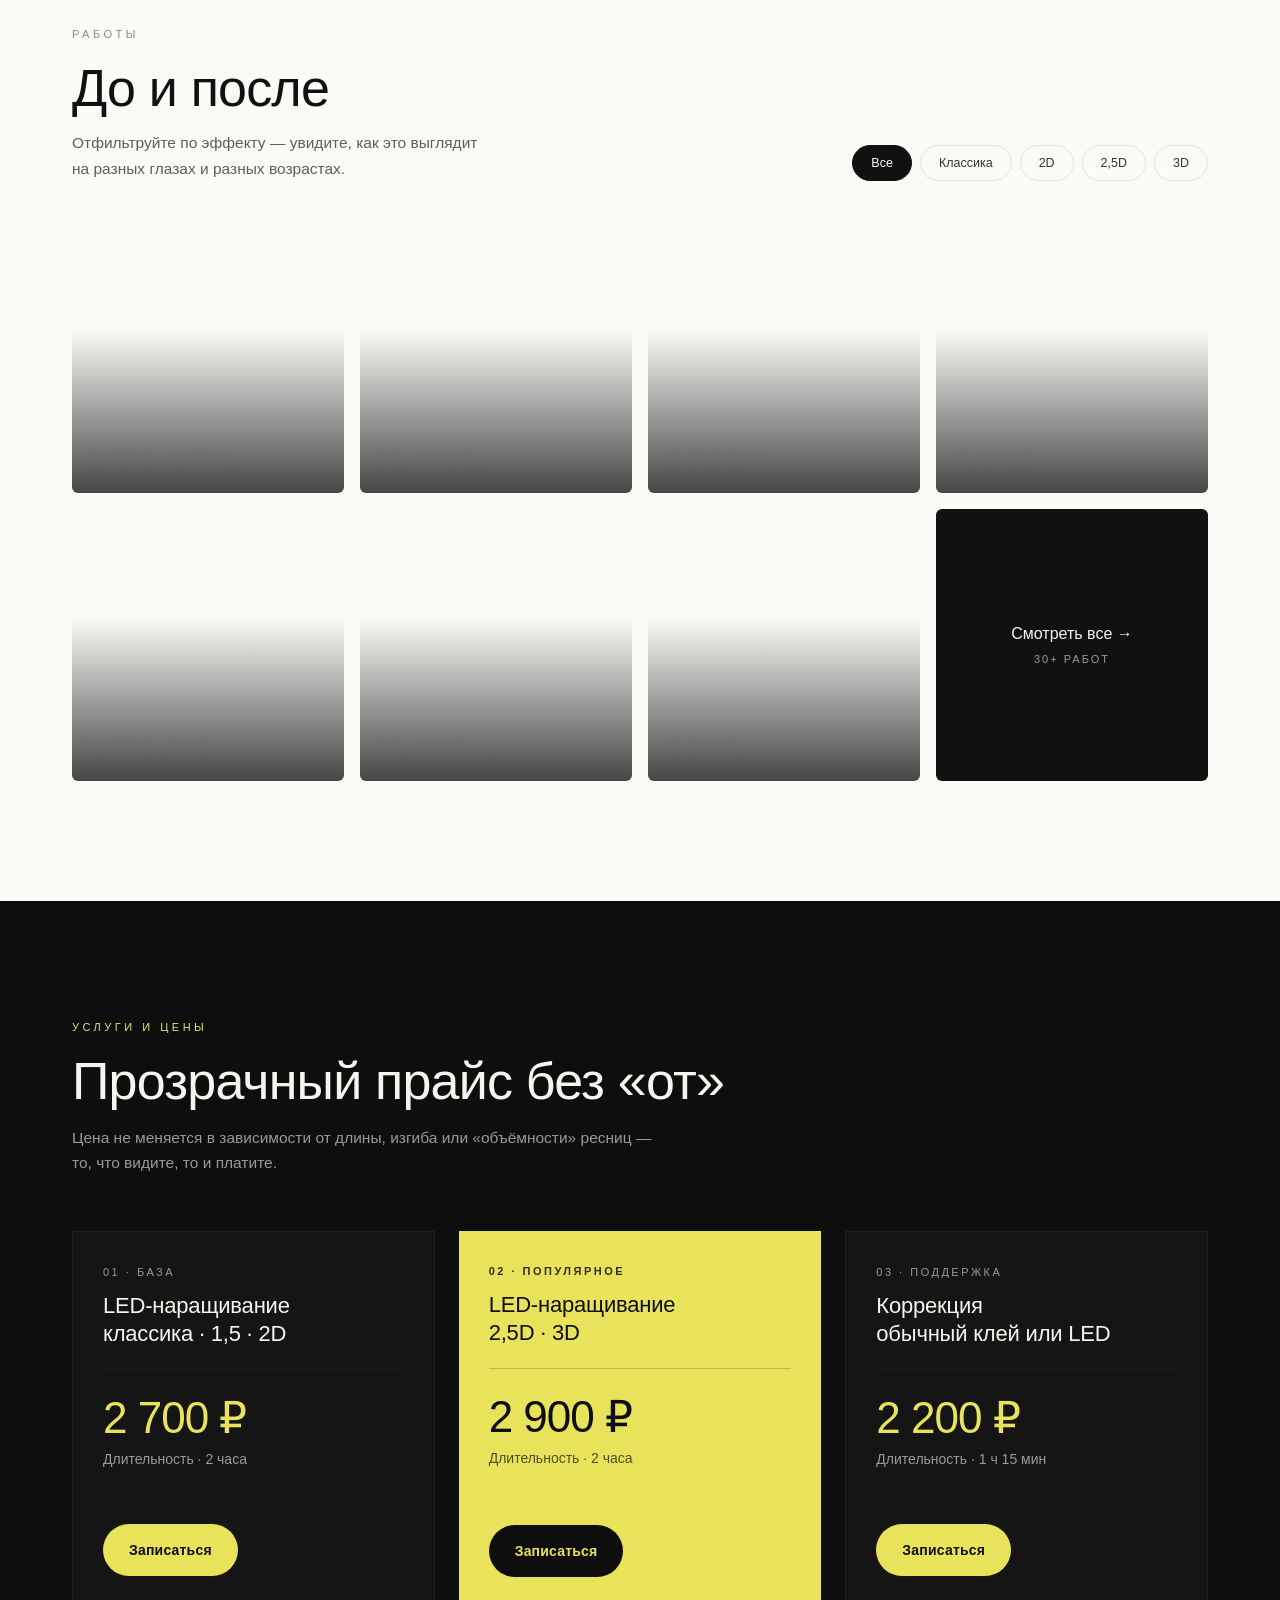
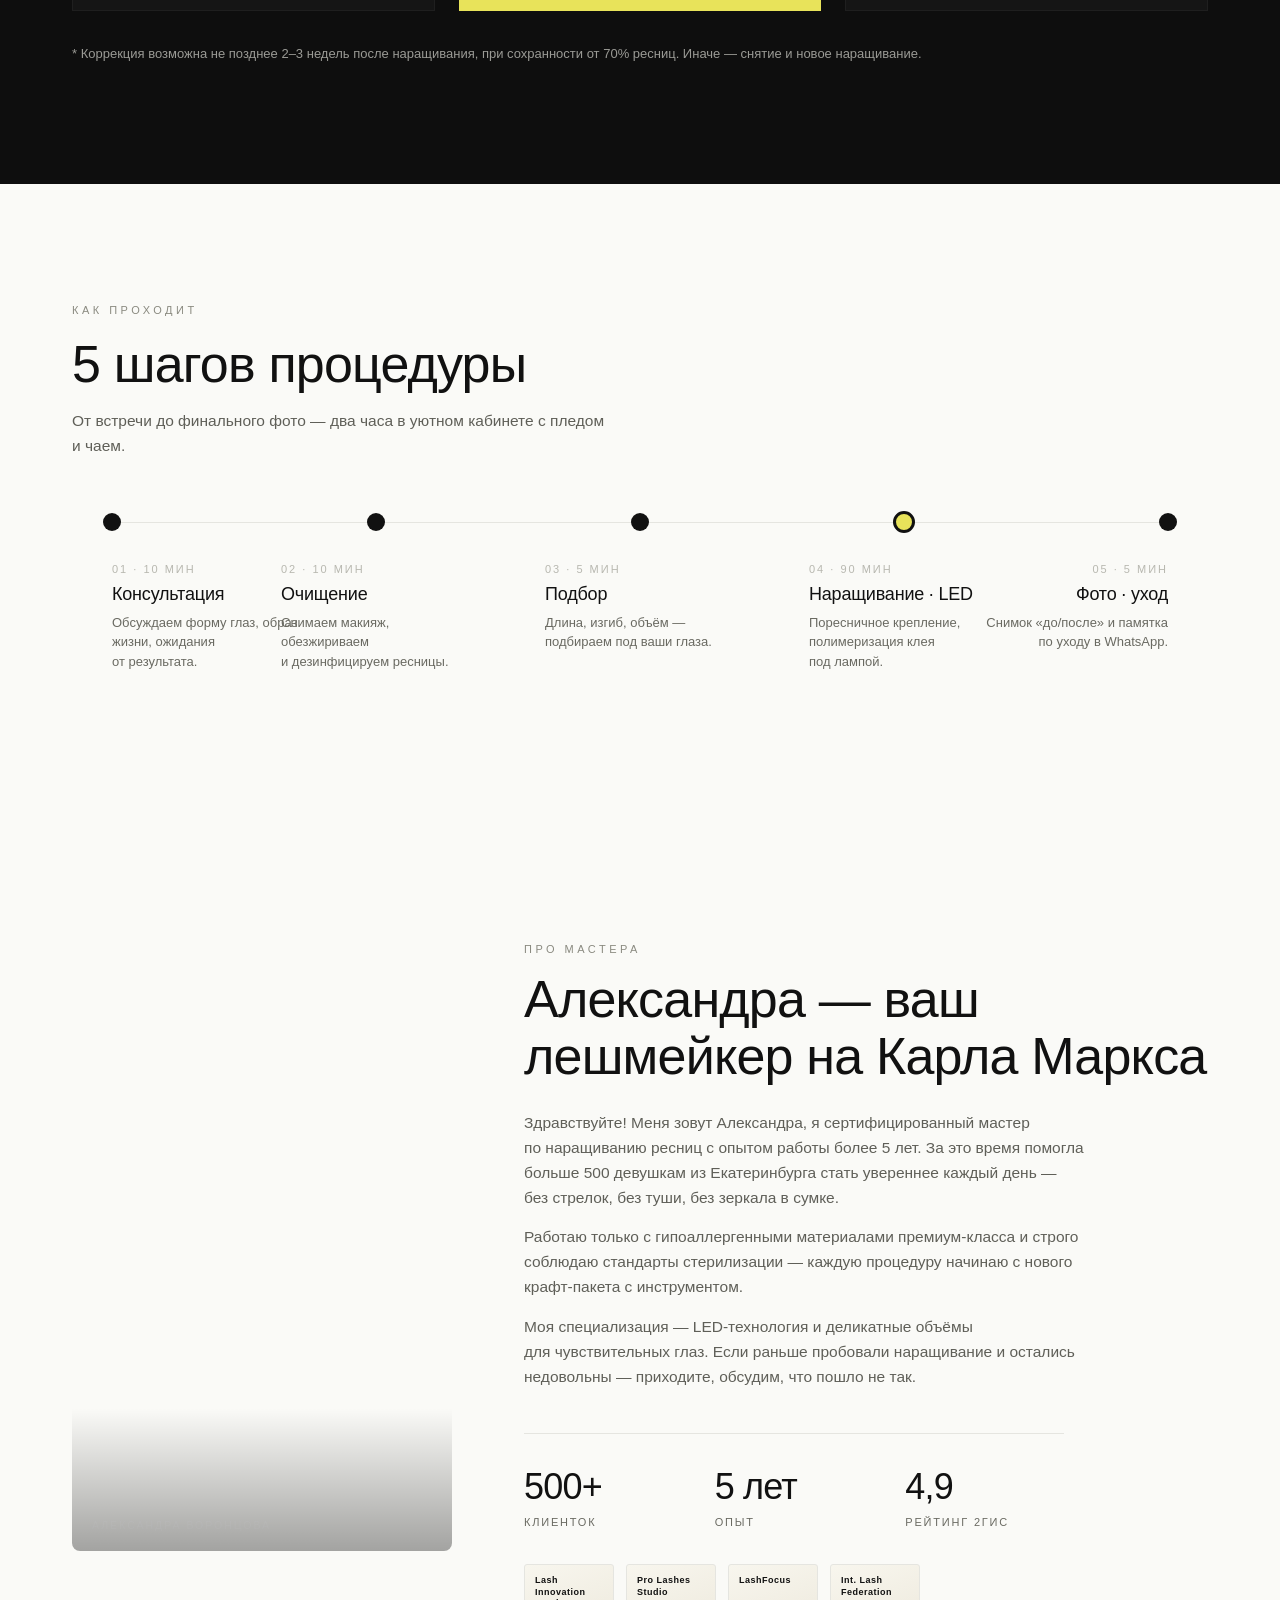
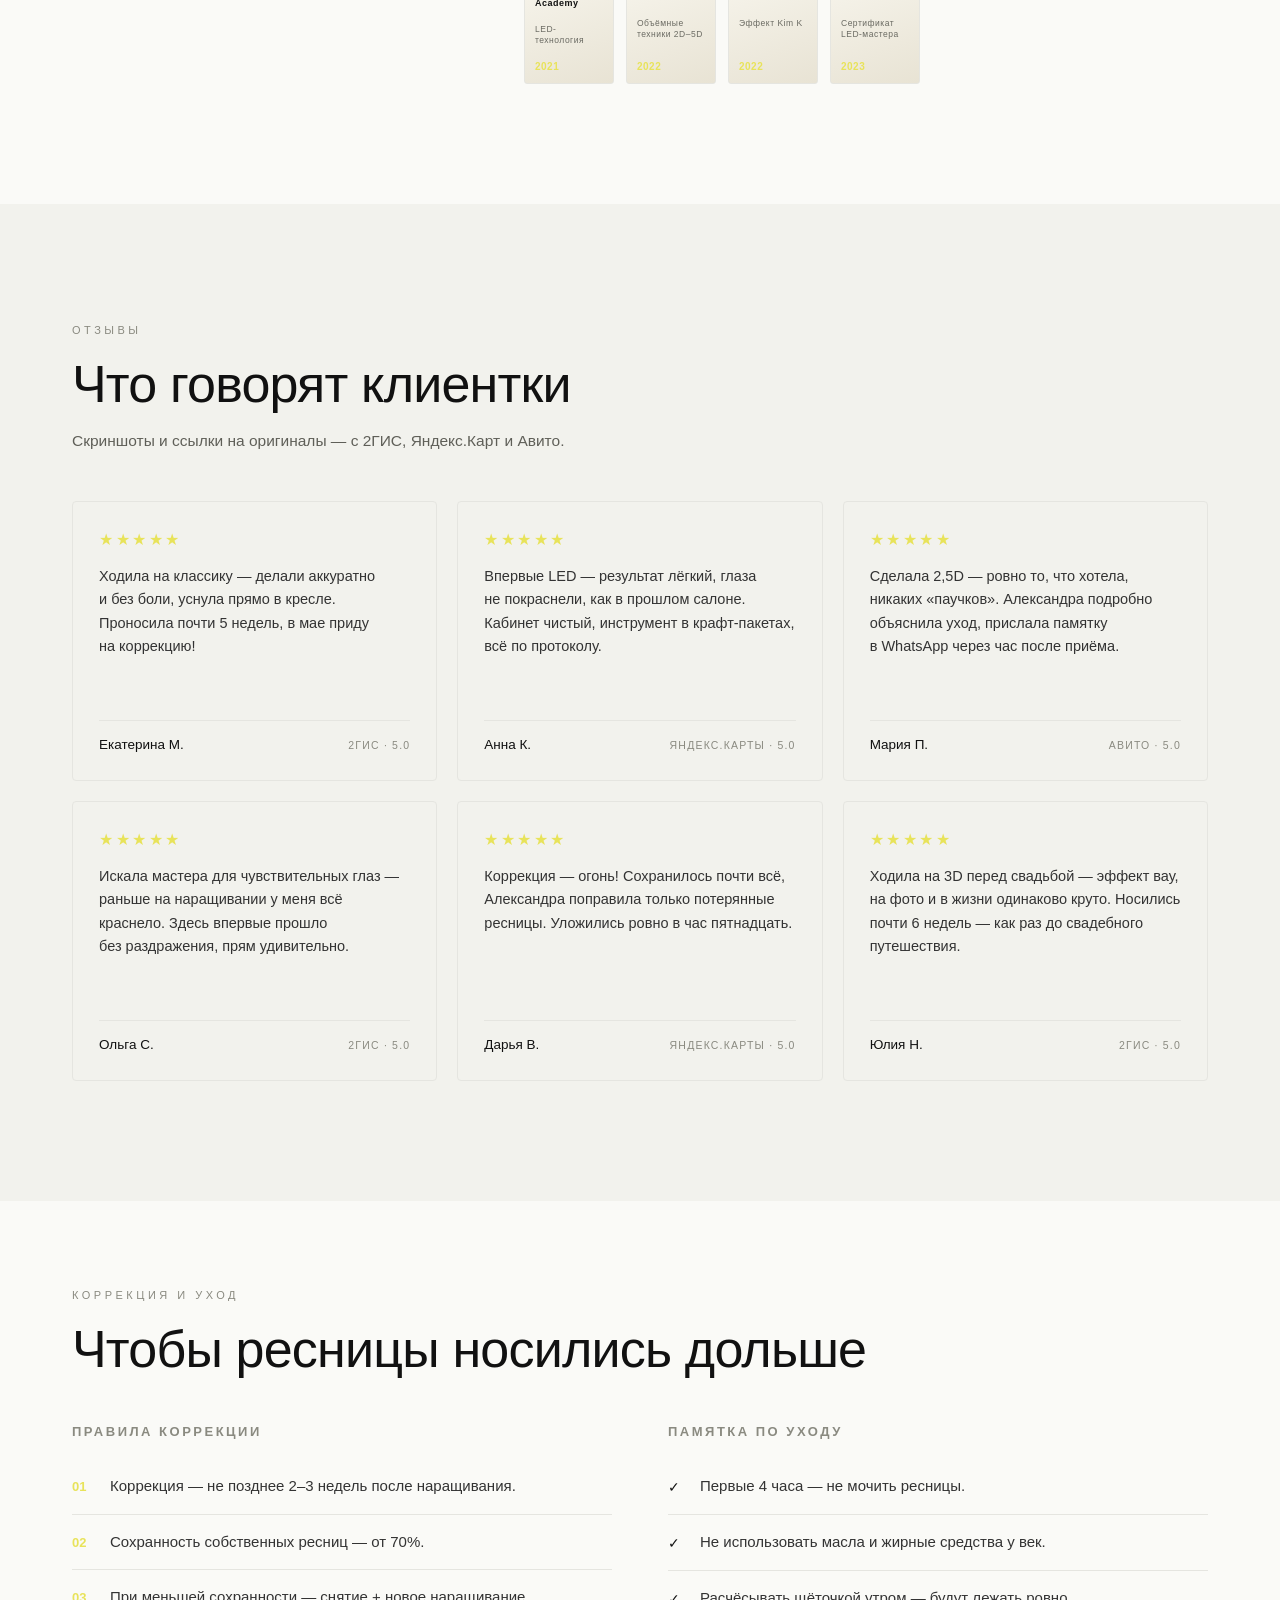
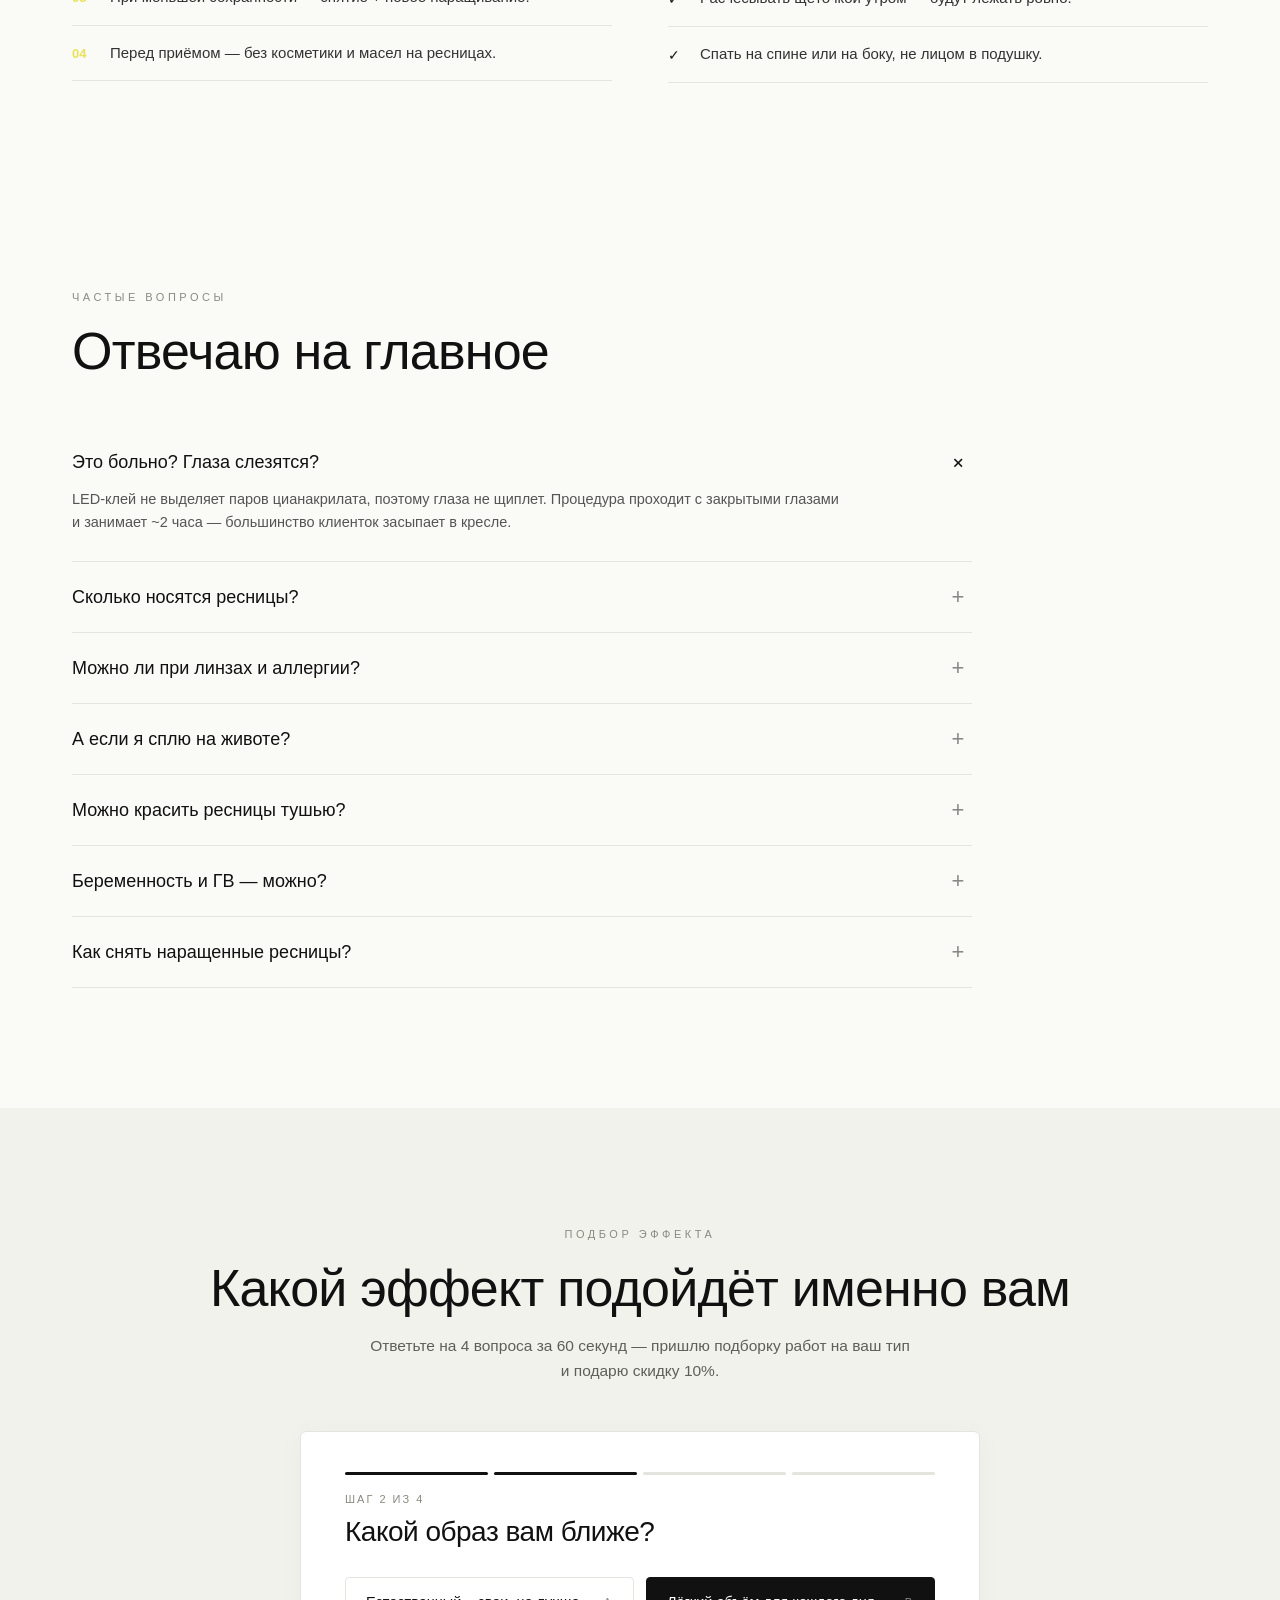
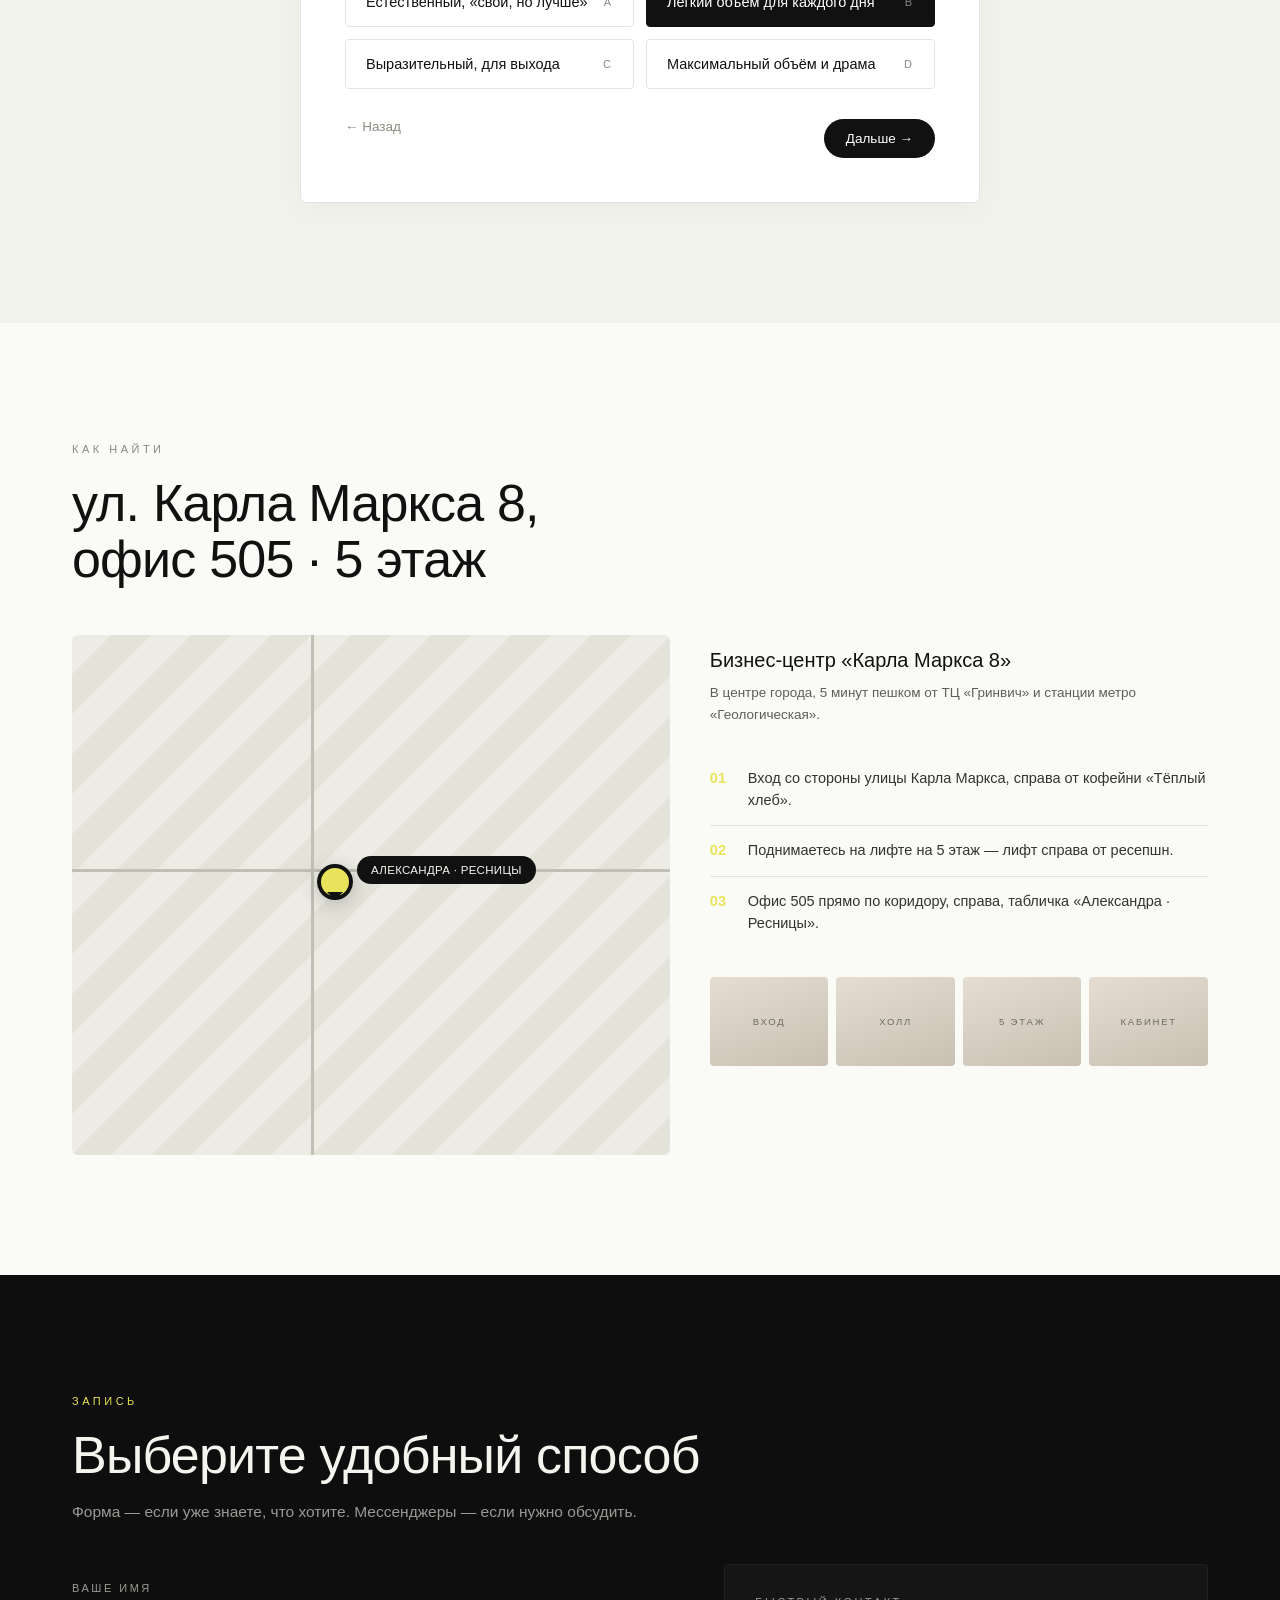
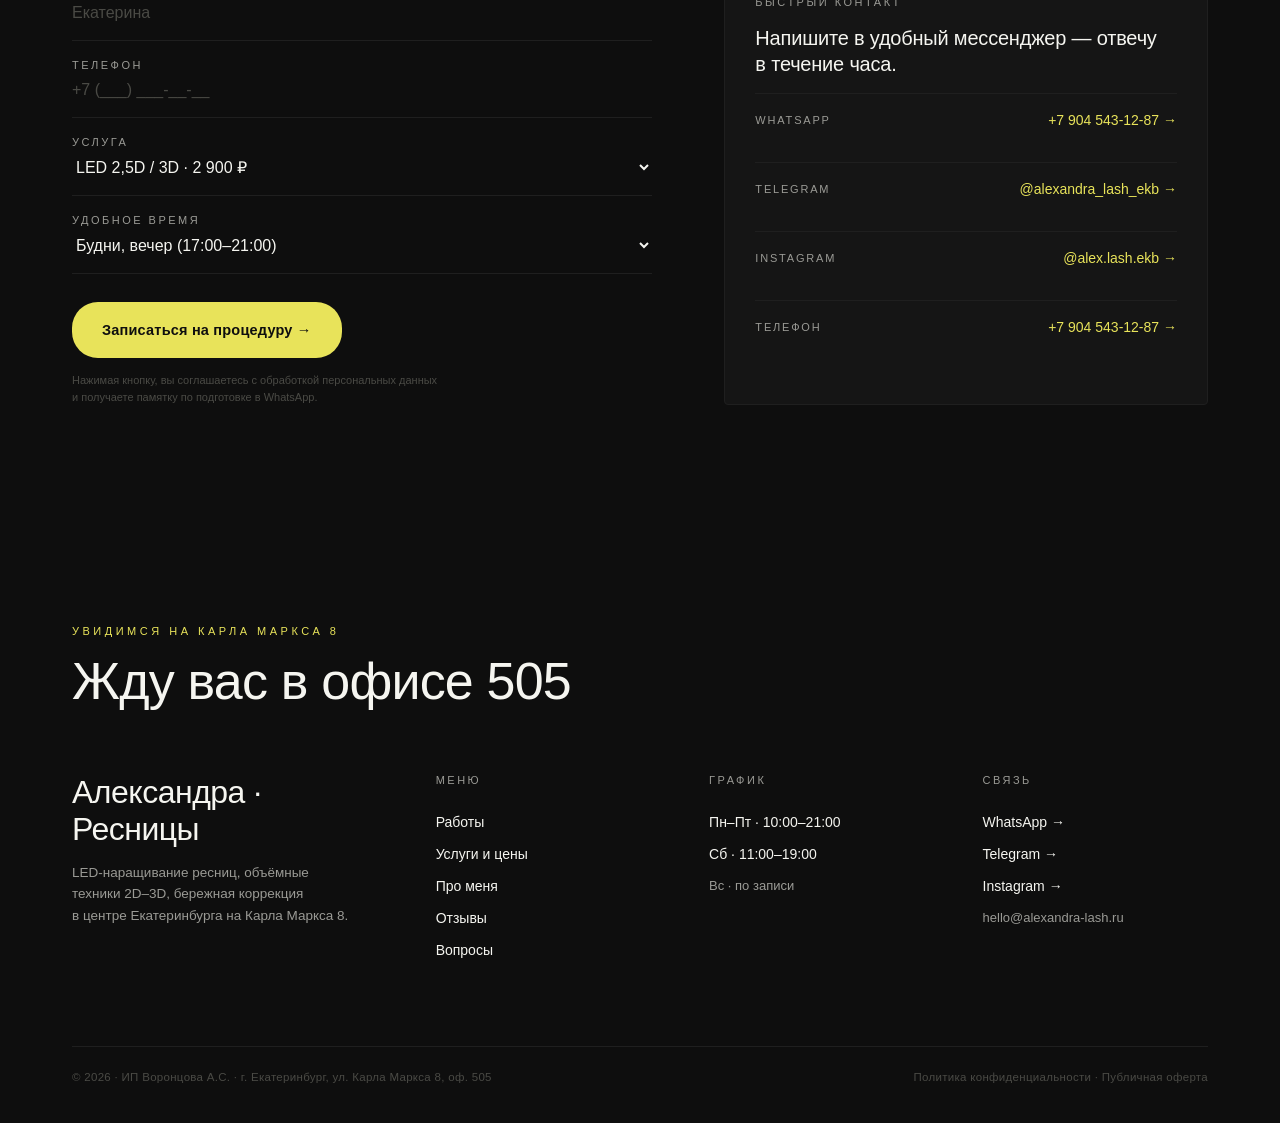
<file: assets/alexandra-demo.html>
<!DOCTYPE html>
<html lang="ru">
<head>
<meta charset="UTF-8">
<meta name="viewport" content="width=device-width, initial-scale=1">
<title>Александра · LED-наращивание ресниц · Екатеринбург</title>
<style>
  :root {
    --dark: #0E0E0E;
    --dark-2: #151515;
    --dark-border: #1F1F1F;
    --light: #FAFAF7;
    --light-2: #F2F2ED;
    --light-3: #ECECE4;
    --light-border: #E5E5E0;
    --accent: #E8E35A;
    --text-on-dark: #F5F5F0;
    --muted-dark: #9A9A95;
    --text-on-light: #111111;
    --muted-light: #5F5F58;
    --red: #E85A4F;

    --maxw: 1200px;
    --pad: 120px;
    --pad-s: 88px;
  }

  * { box-sizing: border-box; margin: 0; padding: 0; }

  html { scroll-behavior: smooth; }

  body {
    font-family: 'Inter', 'Segoe UI', 'Helvetica Neue', Arial, sans-serif;
    font-weight: 400;
    background: var(--light);
    color: var(--text-on-light);
    -webkit-font-smoothing: antialiased;
    overflow-x: hidden;
  }

  a { color: inherit; text-decoration: none; }
  button { font: inherit; border: none; background: none; cursor: pointer; color: inherit; }

  .container {
    max-width: var(--maxw);
    margin: 0 auto;
    padding: 0 32px;
  }

  .section { padding: var(--pad) 0; }
  .section.dark { background: var(--dark); color: var(--text-on-dark); }
  .section.light { background: var(--light); color: var(--text-on-light); }
  .section.small { padding: var(--pad-s) 0; }

  .eyebrow { font-size: 11px; letter-spacing: 3.5px; font-weight: 500; color: #8A8A80; }
  .section.dark .eyebrow { color: var(--accent); }
  h1, h2, h3, h4 { font-weight: 400; letter-spacing: -0.8px; line-height: 1.08; }
  h1 { font-size: 72px; letter-spacing: -2px; line-height: 1.02; }
  h2 { font-size: 52px; margin-top: 20px; }
  h3 { font-size: 32px; letter-spacing: -0.5px; }
  h4 { font-size: 20px; letter-spacing: -0.2px; font-weight: 500; }
  p  { font-size: 15.5px; line-height: 1.62; color: var(--muted-light); }
  .section.dark p { color: var(--muted-dark); }
  .y { color: var(--accent); }

  .btn {
    display: inline-flex; align-items: center; justify-content: center;
    gap: 10px;
    height: 52px; padding: 0 26px;
    border-radius: 26px;
    font-size: 14px; font-weight: 600; letter-spacing: 0.2px;
    transition: transform 0.15s, background 0.15s, border-color 0.15s;
  }
  .btn:hover { transform: translateY(-1px); }
  .btn-primary { background: var(--accent); color: #0E0E0E; }
  .btn-primary:hover { background: #F3EE6E; }
  .btn-ghost-dark { border: 1px solid #3A3A3A; color: var(--text-on-dark); }
  .btn-ghost-dark:hover { border-color: #5A5A55; }
  .btn-ghost-light { border: 1px solid #CFCFC8; color: var(--text-on-light); }
  .btn-ghost-light:hover { border-color: #111; }

  /* ---------- FIXED HEADER ---------- */
  header.nav {
    position: fixed; top: 0; left: 0; right: 0;
    z-index: 50;
    background: rgba(14, 14, 14, 0.88);
    backdrop-filter: blur(14px);
    border-bottom: 1px solid rgba(31, 31, 31, 0.6);
    color: var(--text-on-dark);
  }
  .nav-inner {
    max-width: var(--maxw);
    margin: 0 auto;
    padding: 14px 32px;
    display: flex; align-items: center; justify-content: space-between;
    gap: 32px;
  }
  .brand { display: flex; align-items: center; gap: 10px; font-size: 13px; letter-spacing: 2.5px; font-weight: 500; }
  .brand .dot { width: 8px; height: 8px; background: var(--accent); border-radius: 50%; }
  .nav-links { display: flex; gap: 28px; font-size: 13px; color: var(--muted-dark); }
  .nav-links a:hover { color: var(--text-on-dark); }
  .nav-cta {
    display: inline-flex; align-items: center; gap: 8px;
    background: var(--accent); color: #0E0E0E;
    padding: 9px 18px; border-radius: 18px;
    font-size: 12.5px; font-weight: 600;
  }
  .nav-cta:hover { background: #F3EE6E; }

  /* ---------- HERO ---------- */
  .hero {
    padding-top: 160px;
    padding-bottom: 120px;
    background: var(--dark);
    color: var(--text-on-dark);
    overflow: hidden;
  }
  .hero .wrap { display: grid; grid-template-columns: 1.1fr 1fr; gap: 72px; align-items: center; }
  .hero .eyebrow { color: var(--accent); }
  .hero h1 { margin-top: 20px; }
  .hero .sub { font-size: 17px; color: var(--muted-dark); margin-top: 26px; max-width: 560px; line-height: 1.55; }
  .hero .chip {
    display: inline-flex; align-items: center; gap: 10px;
    border: 1px solid #2A2A2A; border-radius: 22px;
    padding: 10px 18px;
    font-size: 13px; margin-top: 28px;
  }
  .hero .chip .dot { width: 6px; height: 6px; border-radius: 50%; background: var(--accent); }
  .hero .ctas { display: flex; gap: 14px; margin-top: 32px; flex-wrap: wrap; }
  .hero .trust { display: flex; gap: 36px; margin-top: 52px; font-size: 11px; letter-spacing: 2.5px; color: #5A5A55; }
  .hero .trust b { color: var(--text-on-dark); font-size: 22px; letter-spacing: -0.5px; display: block; font-weight: 500; margin-bottom: 4px; }

  .hero-visual {
    height: 600px;
    border-radius: 8px;
    position: relative;
    overflow: hidden;
    background: url('https://images.unsplash.com/photo-1750967785153-ac30b4eb9ac6?auto=format&fit=crop&w=1200&q=85') center/cover no-repeat;
    box-shadow: 0 20px 80px rgba(232, 227, 90, 0.04);
  }
  .hero-visual::before {
    content: ''; position: absolute; inset: 0;
    background: linear-gradient(to bottom, rgba(0,0,0,0.08) 0%, transparent 35%, rgba(0,0,0,0.38) 100%);
  }
  .hero-visual::after {
    content: ''; position: absolute; inset: 0;
    background: repeating-linear-gradient(92deg,
      transparent 0px, transparent 6px,
      rgba(232, 227, 90, 0.04) 7px, rgba(232, 227, 90, 0.04) 8px);
    mix-blend-mode: screen;
  }
  .hero-visual .tag {
    position: absolute; bottom: 28px; left: 28px;
    font-size: 10.5px; letter-spacing: 2.5px; color: rgba(245,245,240,0.5);
  }

  /* ---------- WHY LED ---------- */
  .why .head { display: grid; grid-template-columns: 1.15fr 1fr; gap: 56px; align-items: end; }
  .why .head p { max-width: 460px; }
  .why .divider { height: 1px; background: var(--light-border); margin: 48px 0 40px; }
  .why-cols { display: grid; grid-template-columns: repeat(4, 1fr); gap: 32px; }
  .why-col .num { font-size: 12px; letter-spacing: 2.5px; color: #B8B8B0; font-weight: 500; }
  .why-col h4 { margin-top: 44px; }
  .why-col p { font-size: 14px; margin-top: 10px; line-height: 1.55; color: #6A6A62; }

  /* ---------- PORTFOLIO ---------- */
  .portfolio .head { display: flex; justify-content: space-between; align-items: flex-end; flex-wrap: wrap; gap: 24px; margin-bottom: 40px; }
  .portfolio .tabs { display: flex; gap: 8px; flex-wrap: wrap; }
  .tab {
    padding: 10px 18px; border-radius: 18px;
    font-size: 12.5px; font-weight: 500;
    border: 1px solid var(--light-border);
    color: #333; background: transparent;
    transition: all 0.15s;
  }
  .tab:hover { border-color: #111; }
  .tab.on { background: #111; color: #FAFAF7; border-color: #111; }

  .grid-4 { display: grid; grid-template-columns: repeat(4, 1fr); gap: 16px; }
  .photo-card {
    aspect-ratio: 1/1;
    border-radius: 6px;
    position: relative;
    overflow: hidden;
    cursor: pointer;
    transition: transform 0.2s;
  }
  .photo-card:hover { transform: translateY(-3px); }
  .photo-card .caption {
    position: absolute; left: 14px; bottom: 14px;
    font-size: 11px; letter-spacing: 1.5px;
    color: rgba(245,245,240,0.85); text-transform: uppercase;
  }
  .photo-card .caption b { font-size: 13px; font-weight: 500; display: block; margin-top: 3px; color: var(--text-on-dark); letter-spacing: 0; text-transform: none; }

  /* Real eye/lash photos from Unsplash (free license) */
  .pc-1 { background: url('https://images.unsplash.com/photo-1492618269284-653dce58fd6d?auto=format&fit=crop&w=600&q=80') center/cover no-repeat; }
  .pc-2 { background: url('https://images.unsplash.com/photo-1639629509821-c54cdd984227?auto=format&fit=crop&w=600&q=80') center/cover no-repeat; }
  .pc-3 { background: url('https://images.unsplash.com/photo-1633346152343-5486573d3d50?auto=format&fit=crop&w=600&q=80') center/cover no-repeat; }
  .pc-4 { background: url('https://images.unsplash.com/photo-1674049406467-824ea37c7184?auto=format&fit=crop&w=600&q=80') center/cover no-repeat; }
  .pc-5 { background: url('https://images.unsplash.com/photo-1513138114450-972e59fd270a?auto=format&fit=crop&w=600&q=80') center/cover no-repeat; }
  .pc-6 { background: url('https://images.unsplash.com/photo-1616896590968-94d9a6e413a3?auto=format&fit=crop&w=600&q=80') center/cover no-repeat; }
  .pc-7 { background: url('https://images.unsplash.com/photo-1730226995154-efe9e13db300?auto=format&fit=crop&w=600&q=80') center/cover no-repeat; }
  .photo-card::after {
    content: ''; position: absolute; inset: 0;
    background: linear-gradient(to bottom, transparent 40%, rgba(0,0,0,0.72) 100%);
    pointer-events: none;
  }
  .photo-card.cta {
    background: #111 !important;
    display: flex; flex-direction: column; justify-content: center; align-items: center; gap: 10px;
    color: var(--text-on-dark);
  }
  .photo-card.cta::after { display: none; }
  .photo-card.cta .big { font-size: 16px; font-weight: 500; }
  .photo-card.cta .sub { font-size: 11px; letter-spacing: 2px; color: var(--muted-dark); text-transform: uppercase; }

  /* ---------- PRICES ---------- */
  .prices .cards { display: grid; grid-template-columns: repeat(3, 1fr); gap: 24px; margin-top: 56px; }
  .pcard {
    background: var(--dark-2); border: 1px solid var(--dark-border);
    padding: 34px 30px;
    min-height: 380px;
    display: flex; flex-direction: column;
    transition: transform 0.2s, border-color 0.2s;
  }
  .pcard:hover { transform: translateY(-3px); border-color: #3a3a3a; }
  .pcard.feature { background: var(--accent); border: none; color: #0E0E0E; }
  .pcard.feature:hover { background: #F3EE6E; }
  .pcard .tag { font-size: 11px; letter-spacing: 2.5px; color: var(--muted-dark); font-weight: 500; }
  .pcard.feature .tag { color: rgba(14,14,14,0.85); font-weight: 600; }
  .pcard .name { font-size: 22px; font-weight: 500; margin-top: 14px; line-height: 1.25; letter-spacing: -0.2px; }
  .pcard .hr { height: 1px; background: var(--dark-border); margin: 22px 0; }
  .pcard.feature .hr { background: rgba(14,14,14,0.2); }
  .pcard .price { font-size: 44px; font-weight: 500; color: var(--accent); letter-spacing: -1px; }
  .pcard.feature .price { color: #0E0E0E; }
  .pcard .dur { font-size: 14px; color: var(--muted-dark); margin-top: 8px; }
  .pcard.feature .dur { color: rgba(14,14,14,0.7); }
  .pcard .btn { align-self: flex-start; margin-top: auto; }
  .pcard.feature .btn-primary { background: #0E0E0E; color: var(--accent); }
  .pcard.feature .btn-primary:hover { background: #222; }
  .prices .note { font-size: 13px; color: var(--muted-dark); margin-top: 32px; }

  /* ---------- PROCEDURE ---------- */
  .flow-line { position: relative; margin: 64px 40px 0; height: 1px; background: var(--light-border); }
  .flow-step { position: absolute; top: -9px; width: 18px; height: 18px; border-radius: 50%; background: var(--text-on-light); transform: translateX(-50%); }
  .flow-step.active { background: var(--accent); border: 3px solid var(--text-on-light); width: 22px; height: 22px; top: -11px; }
  .flow-labels { position: relative; margin: 40px 40px 0; height: 140px; }
  .flow-lbl { position: absolute; width: 190px; transform: translateX(-50%); text-align: left; }
  .flow-lbl.left { transform: translateX(0); }
  .flow-lbl.right { transform: translateX(-100%); text-align: right; }
  .flow-lbl .n { font-size: 11px; letter-spacing: 2px; color: #B8B8B0; font-weight: 500; }
  .flow-lbl h4 { font-size: 18px; margin-top: 10px; }
  .flow-lbl p { font-size: 13px; margin-top: 8px; line-height: 1.5; color: #6A6A62; }

  /* ---------- ABOUT ---------- */
  .about-wrap { display: grid; grid-template-columns: 380px 1fr; gap: 72px; align-items: center; }
  .about-photo {
    aspect-ratio: 4/5;
    border-radius: 8px;
    background: url('https://images.unsplash.com/photo-1733145818867-2d09806e6542?auto=format&fit=crop&w=760&q=80') center/cover no-repeat;
    position: relative;
    overflow: hidden;
  }
  .about-photo::after {
    content: ''; position: absolute; inset: 0;
    background: linear-gradient(to bottom, transparent 70%, rgba(0,0,0,0.35) 100%);
  }
  .about-photo .lbl { position: absolute; left: 20px; bottom: 20px; font-size: 10.5px; letter-spacing: 2px; color: rgba(255,255,255,0.6); text-transform: uppercase; }
  .about-body h2 { margin-top: 16px; }
  .about-body .bio { margin-top: 26px; max-width: 560px; font-size: 15px; line-height: 1.7; color: #3a3a38; }
  .about-body .bio p + p { margin-top: 14px; }
  .stats { display: grid; grid-template-columns: repeat(3, 1fr); gap: 32px; margin-top: 44px; max-width: 540px; padding-top: 32px; border-top: 1px solid var(--light-border); }
  .stat .big { font-size: 36px; font-weight: 500; letter-spacing: -0.8px; color: #111; }
  .stat .lbl { font-size: 11px; color: #6A6A62; letter-spacing: 1.8px; margin-top: 8px; text-transform: uppercase; }
  .certs { display: flex; gap: 12px; margin-top: 36px; flex-wrap: wrap; }
  .cert {
    width: 90px; height: 120px;
    background: linear-gradient(160deg, #f8f6ee 0%, #e8e3d4 100%);
    border: 1px solid var(--light-border);
    border-radius: 3px;
    padding: 10px;
    display: flex; flex-direction: column; justify-content: space-between;
    font-size: 8.5px; letter-spacing: 0.5px; color: #6A6A62; line-height: 1.3;
  }
  .cert b { font-weight: 600; font-size: 9px; color: #111; }
  .cert .year { font-size: 10px; color: var(--accent); font-weight: 600; }

  /* ---------- REVIEWS ---------- */
  .reviews-grid { display: grid; grid-template-columns: repeat(3, 1fr); gap: 20px; margin-top: 48px; }
  .review {
    background: var(--light-2); border: 1px solid var(--light-border);
    padding: 28px 26px;
    min-height: 280px;
    display: flex; flex-direction: column;
    border-radius: 4px;
  }
  .review .stars { color: var(--accent); letter-spacing: 2.5px; font-size: 16px; }
  .review .quote { font-size: 14.5px; line-height: 1.6; color: #333; margin-top: 16px; flex: 1; }
  .review .meta { margin-top: 20px; padding-top: 16px; border-top: 1px solid var(--light-border); display: flex; justify-content: space-between; align-items: center; }
  .review .who { font-size: 13.5px; font-weight: 500; }
  .review .src { font-size: 10.5px; color: #8A8A80; letter-spacing: 1.2px; text-transform: uppercase; }

  /* ---------- RULES ---------- */
  .rules-wrap { display: grid; grid-template-columns: 1fr 1fr; gap: 56px; margin-top: 48px; }
  .rules-col h4 { font-size: 13px; font-weight: 600; letter-spacing: 2.5px; text-transform: uppercase; color: #8A8A80; }
  .rules-col ul { list-style: none; margin-top: 20px; }
  .rules-col li { font-size: 15px; color: #333; padding: 16px 0; border-bottom: 1px solid var(--light-border); display: flex; gap: 16px; align-items: flex-start; line-height: 1.5; }
  .rules-col li .n { color: var(--accent); font-weight: 700; font-size: 13px; min-width: 22px; padding-top: 2px; }
  .rules-col li .chk { color: #111; font-size: 14px; min-width: 16px; padding-top: 2px; }

  /* ---------- FAQ ---------- */
  .faq-list { margin-top: 48px; max-width: 900px; }
  .faq-item {
    border-bottom: 1px solid var(--light-border);
    padding: 22px 0;
    cursor: pointer;
  }
  .faq-item .row { display: flex; justify-content: space-between; align-items: center; gap: 24px; }
  .faq-item .qt { font-size: 18px; font-weight: 500; color: #111; }
  .faq-item .sign {
    font-size: 22px; color: #888; width: 28px; text-align: center;
    transition: transform 0.2s, color 0.2s;
    flex-shrink: 0;
  }
  .faq-item.open .sign { transform: rotate(45deg); color: #111; }
  .faq-item .a { max-height: 0; overflow: hidden; transition: max-height 0.25s ease; }
  .faq-item .a .inner { font-size: 14.5px; color: #555; line-height: 1.65; padding: 12px 0 4px; max-width: 820px; }
  .faq-item.open .a { max-height: 200px; }

  /* ---------- QUIZ ---------- */
  .quiz-wrap { text-align: center; }
  .quiz-card {
    margin: 48px auto 0;
    max-width: 680px;
    background: #fff;
    border: 1px solid var(--light-border);
    padding: 40px 44px 44px;
    border-radius: 6px;
    text-align: left;
    box-shadow: 0 4px 30px rgba(0,0,0,0.03);
  }
  .quiz-progress { display: flex; gap: 6px; }
  .quiz-progress span { flex: 1; height: 3px; background: var(--light-border); border-radius: 2px; }
  .quiz-progress span.on { background: #111; }
  .quiz-step { font-size: 11px; letter-spacing: 2px; color: #8A8A80; margin-top: 18px; }
  .quiz-q { font-size: 28px; font-weight: 400; letter-spacing: -0.5px; margin-top: 10px; line-height: 1.22; color: #111; }
  .quiz-options { display: grid; grid-template-columns: 1fr 1fr; gap: 12px; margin-top: 28px; }
  .quiz-opt {
    padding: 16px 20px; border: 1px solid var(--light-border); border-radius: 4px;
    font-size: 14.5px; display: flex; justify-content: space-between; align-items: center;
    cursor: pointer;
    transition: all 0.15s;
  }
  .quiz-opt:hover { border-color: #111; }
  .quiz-opt.on { border-color: #111; background: #111; color: #fff; }
  .quiz-opt .k { font-size: 11px; letter-spacing: 2px; opacity: 0.5; }
  .quiz-nav { display: flex; justify-content: space-between; margin-top: 30px; font-size: 13.5px; }
  .quiz-nav .prev { color: #8A8A80; cursor: pointer; }
  .quiz-nav .next {
    background: #111; color: #fff;
    padding: 12px 22px; border-radius: 22px;
    font-weight: 500;
    cursor: pointer;
  }
  .quiz-nav .next:hover { background: #333; }

  /* ---------- LOCATION ---------- */
  .loc-wrap { display: grid; grid-template-columns: 1.2fr 1fr; gap: 40px; align-items: start; }
  .map {
    height: 520px;
    border-radius: 6px;
    background:
      linear-gradient(135deg, #ECECE4 25%, #E3E3DA 25%, #E3E3DA 50%, #ECECE4 50%, #ECECE4 75%, #E3E3DA 75%);
    background-size: 80px 80px;
    position: relative;
    overflow: hidden;
  }
  .map::before {
    content: ''; position: absolute; left: 0; right: 0; top: 45%;
    height: 3px; background: #C0C0B5;
  }
  .map::after {
    content: ''; position: absolute; top: 0; bottom: 0; left: 40%;
    width: 3px; background: #C0C0B5;
  }
  .map .pin {
    position: absolute; top: 44%; left: 41%;
    width: 36px; height: 36px; border-radius: 50%;
    background: var(--accent); border: 4px solid #111;
    box-shadow: 0 4px 20px rgba(0,0,0,0.2);
    z-index: 3;
  }
  .map .pin::after {
    content: ''; position: absolute; top: -18px; left: 50%; transform: translateX(-50%);
    border: 8px solid transparent; border-top-color: #111;
    top: 24px;
  }
  .map .label {
    position: absolute; top: 44%; left: 41%;
    transform: translate(40px, -8px);
    background: #111; color: var(--text-on-dark);
    padding: 8px 14px; border-radius: 18px;
    font-size: 11.5px; font-weight: 500; letter-spacing: 0.3px;
    z-index: 3;
  }
  .loc-info h3 { font-size: 34px; margin-top: 14px; line-height: 1.15; }
  .loc-steps { margin-top: 28px; }
  .loc-step { display: flex; gap: 16px; padding: 14px 0; border-bottom: 1px solid var(--light-border); font-size: 14.5px; color: #333; line-height: 1.5; }
  .loc-step:last-child { border: none; }
  .loc-step .n { color: var(--accent); font-weight: 700; min-width: 22px; }
  .entry-shots { display: grid; grid-template-columns: repeat(4, 1fr); gap: 8px; margin-top: 28px; }
  .entry-shot {
    aspect-ratio: 4/3; border-radius: 4px;
    background: linear-gradient(160deg, #e5ddd2, #c9c0b3);
    display: flex; align-items: center; justify-content: center;
    font-size: 9.5px; letter-spacing: 1.8px; color: #6A6A62; text-transform: uppercase;
  }

  /* ---------- FORM (CONTACTS) ---------- */
  .contacts { background: var(--dark); color: var(--text-on-dark); }
  .contacts-wrap { display: grid; grid-template-columns: 1.2fr 1fr; gap: 72px; margin-top: 40px; }
  .form-fields .field { border-bottom: 1px solid var(--dark-border); padding: 18px 0; }
  .form-fields .lbl { font-size: 11px; letter-spacing: 2.5px; color: var(--muted-dark); font-weight: 500; }
  .form-fields input, .form-fields select {
    display: block; width: 100%;
    background: transparent; border: none; outline: none;
    color: var(--text-on-dark);
    font: 400 16px 'Inter', sans-serif;
    margin-top: 10px;
    padding: 0;
  }
  .form-fields input::placeholder { color: #4A4A45; }
  .form-fields select option { background: #111; }
  .form-submit { margin-top: 28px; }
  .form-submit .btn-primary { height: 56px; padding: 0 30px; font-size: 14.5px; }
  .form-legal { font-size: 11px; color: #4A4A45; margin-top: 14px; max-width: 420px; line-height: 1.5; }

  .messengers {
    background: var(--dark-2); border: 1px solid var(--dark-border);
    padding: 32px 30px;
    border-radius: 4px;
  }
  .messengers h4 { font-size: 11px; letter-spacing: 2.5px; color: var(--muted-dark); font-weight: 500; text-transform: uppercase; }
  .messengers .pitch { font-size: 20px; font-weight: 400; margin-top: 16px; line-height: 1.3; letter-spacing: -0.2px; }
  .messengers .row {
    display: flex; justify-content: space-between; align-items: center;
    padding: 18px 0; border-top: 1px solid var(--dark-border);
    margin-top: 16px; font-size: 14px;
  }
  .messengers .row:first-of-type { margin-top: 24px; }
  .messengers .row .ch { color: var(--muted-dark); font-size: 11px; letter-spacing: 1.8px; font-weight: 500; text-transform: uppercase; }
  .messengers .row .v { color: var(--accent); font-weight: 500; }

  /* ---------- FOOTER ---------- */
  footer {
    background: var(--dark); color: var(--text-on-dark);
    padding: 100px 0 40px;
  }
  .foot-wrap { display: grid; grid-template-columns: 1.4fr 1fr 1fr 1fr; gap: 48px; }
  .foot-brand { font-size: 32px; font-weight: 400; letter-spacing: -0.5px; }
  .foot-brand-sub { font-size: 13.5px; color: var(--muted-dark); margin-top: 14px; line-height: 1.6; max-width: 280px; }
  footer h5 { font-size: 11px; letter-spacing: 2.5px; color: var(--muted-dark); font-weight: 500; text-transform: uppercase; }
  footer ul { list-style: none; margin-top: 20px; }
  footer li { font-size: 14px; padding: 8px 0; color: var(--text-on-dark); }
  footer li.dim { color: var(--muted-dark); font-size: 13px; }
  footer li a:hover { color: var(--accent); }
  .foot-base {
    margin-top: 80px; padding-top: 24px;
    border-top: 1px solid var(--dark-border);
    display: flex; justify-content: space-between; flex-wrap: wrap; gap: 16px;
    font-size: 11.5px; color: #4A4A45; letter-spacing: 0.3px;
  }
  .foot-base a:hover { color: var(--muted-dark); }

  /* ---------- FLOATING WHATSAPP ---------- */
  .fab {
    position: fixed; bottom: 32px; right: 32px;
    width: 60px; height: 60px; border-radius: 50%;
    background: var(--accent); color: #0E0E0E;
    display: flex; align-items: center; justify-content: center;
    font-size: 24px; font-weight: 600;
    box-shadow: 0 6px 28px rgba(232, 227, 90, 0.4), 0 2px 8px rgba(0,0,0,0.2);
    z-index: 100;
    transition: transform 0.2s;
  }
  .fab:hover { transform: scale(1.08); }

  /* ---------- RESPONSIVE (light) ---------- */
  @media (max-width: 960px) {
    .hero .wrap, .about-wrap, .loc-wrap, .contacts-wrap, .why .head { grid-template-columns: 1fr; gap: 40px; }
    .grid-4, .reviews-grid, .why-cols, .prices .cards, .foot-wrap, .rules-wrap { grid-template-columns: 1fr 1fr; }
    .flow-labels { display: none; }
    h1 { font-size: 48px; }
    h2 { font-size: 38px; }
  }
</style>
</head>

<body>

<!-- Sticky header -->
<header class="nav">
  <div class="nav-inner">
    <div class="brand"><span class="dot"></span>АЛЕКСАНДРА · РЕСНИЦЫ</div>
    <nav class="nav-links">
      <a href="#works">Работы</a>
      <a href="#prices">Услуги</a>
      <a href="#about">Про меня</a>
      <a href="#reviews">Отзывы</a>
      <a href="#location">Адрес</a>
    </nav>
    <a href="#contacts" class="nav-cta">WhatsApp →</a>
  </div>
</header>


<!-- ===================== HERO ===================== -->
<section class="hero" id="top">
  <div class="container">
    <div class="wrap">
      <div>
        <div class="eyebrow">LED · НАРАЩИВАНИЕ · ЕКАТЕРИНБУРГ</div>
        <h1>Наращивание ресниц по&nbsp;<span class="y">LED-технологии</span></h1>
        <p class="sub">Сертифицированный мастер с&nbsp;5-летним опытом. Гипоаллергенные материалы, фиксация до&nbsp;6 недель, ноль раздражения — даже для&nbsp;чувствительных глаз и&nbsp;линз.</p>
        <div class="chip"><span class="dot"></span>−20% на&nbsp;первое наращивание до&nbsp;30 апреля</div>
        <div class="ctas">
          <a href="#contacts" class="btn btn-primary">Записаться</a>
          <a href="#contacts" class="btn btn-ghost-dark">Написать в&nbsp;WhatsApp</a>
        </div>
        <div class="trust">
          <div><b>500+</b>КЛИЕНТОК</div>
          <div><b>5 лет</b>ОПЫТА</div>
          <div><b>4,9</b>РЕЙТИНГ 2ГИС</div>
        </div>
      </div>
      <div class="hero-visual">
        <span class="tag">LED 2,5D · ОБЪЁМ</span>
      </div>
    </div>
  </div>
</section>


<!-- ===================== WHY LED ===================== -->
<section class="section light why">
  <div class="container">
    <div class="eyebrow">ПОЧЕМУ LED</div>
    <div class="head">
      <h2>Технология, которая<br>меняет правила</h2>
      <p>LED-клей полимеризуется мгновенно под&nbsp;лампой: без&nbsp;паров цианакрилата, без&nbsp;запаха, без&nbsp;слезотечения. И&nbsp;держится до&nbsp;6 недель вместо привычных 2–3.</p>
    </div>
    <div class="divider"></div>
    <div class="why-cols">
      <div class="why-col">
        <div class="num">01</div>
        <h4>Быстрее</h4>
        <p>Клей застывает за&nbsp;секунды&nbsp;— вы&nbsp;проводите в&nbsp;кресле 2 часа вместо 3-х.</p>
      </div>
      <div class="why-col">
        <div class="num">02</div>
        <h4>Безопаснее</h4>
        <p>Без испарений цианакрилата&nbsp;— глаза не&nbsp;слезятся, веки не&nbsp;жжёт.</p>
      </div>
      <div class="why-col">
        <div class="num">03</div>
        <h4>Носятся дольше</h4>
        <p>Фиксация прочнее&nbsp;— эффект живёт 4–6 недель до&nbsp;первой коррекции.</p>
      </div>
      <div class="why-col">
        <div class="num">04</div>
        <h4>Гипоаллергенно</h4>
        <p>Подходит чувствительным глазам и&nbsp;тем, кто носит контактные линзы.</p>
      </div>
    </div>
  </div>
</section>


<!-- ===================== PORTFOLIO ===================== -->
<section class="section light portfolio" id="works">
  <div class="container">
    <div class="head">
      <div>
        <div class="eyebrow">РАБОТЫ</div>
        <h2>До и&nbsp;после</h2>
        <p style="margin-top: 14px; max-width: 480px;">Отфильтруйте по&nbsp;эффекту&nbsp;— увидите, как&nbsp;это выглядит на&nbsp;разных глазах и&nbsp;разных возрастах.</p>
      </div>
      <div class="tabs">
        <button class="tab on" data-f="all">Все</button>
        <button class="tab" data-f="classic">Классика</button>
        <button class="tab" data-f="2d">2D</button>
        <button class="tab" data-f="25d">2,5D</button>
        <button class="tab" data-f="3d">3D</button>
      </div>
    </div>
    <div class="grid-4">
      <div class="photo-card pc-1"><div class="caption"><span>КЛАССИКА · НАТАЛЬЯ</span><b>Лёгкий ежедневный образ</b></div></div>
      <div class="photo-card pc-2"><div class="caption"><span>2,5D · КАРИНА</span><b>Кукольный эффект</b></div></div>
      <div class="photo-card pc-3"><div class="caption"><span>3D · ЕКАТЕРИНА</span><b>Лисий взгляд</b></div></div>
      <div class="photo-card pc-4"><div class="caption"><span>2D · МАРИЯ</span><b>Беличий эффект</b></div></div>
      <div class="photo-card pc-5"><div class="caption"><span>КЛАССИКА · ОЛЬГА</span><b>Для чувствительных глаз</b></div></div>
      <div class="photo-card pc-6"><div class="caption"><span>2,5D · ДАРЬЯ</span><b>Натуральный объём</b></div></div>
      <div class="photo-card pc-7"><div class="caption"><span>3D · ЮЛИЯ</span><b>Свадебный образ</b></div></div>
      <div class="photo-card cta">
        <span class="big">Смотреть все&nbsp;→</span>
        <span class="sub">30+ работ</span>
      </div>
    </div>
  </div>
</section>


<!-- ===================== PRICES ===================== -->
<section class="section dark prices" id="prices">
  <div class="container">
    <div class="eyebrow">УСЛУГИ И ЦЕНЫ</div>
    <h2>Прозрачный прайс без&nbsp;«от»</h2>
    <p style="margin-top: 16px; max-width: 600px;">Цена не&nbsp;меняется в&nbsp;зависимости от&nbsp;длины, изгиба или&nbsp;«объёмности» ресниц&nbsp;— то, что видите, то&nbsp;и&nbsp;платите.</p>

    <div class="cards">
      <div class="pcard">
        <div class="tag">01 · БАЗА</div>
        <div class="name">LED-наращивание<br>классика · 1,5 · 2D</div>
        <div class="hr"></div>
        <div class="price">2 700 ₽</div>
        <div class="dur">Длительность · 2 часа</div>
        <a href="#contacts" class="btn btn-primary">Записаться</a>
      </div>
      <div class="pcard feature">
        <div class="tag">02 · ПОПУЛЯРНОЕ</div>
        <div class="name">LED-наращивание<br>2,5D · 3D</div>
        <div class="hr"></div>
        <div class="price">2 900 ₽</div>
        <div class="dur">Длительность · 2 часа</div>
        <a href="#contacts" class="btn btn-primary">Записаться</a>
      </div>
      <div class="pcard">
        <div class="tag">03 · ПОДДЕРЖКА</div>
        <div class="name">Коррекция<br>обычный клей или&nbsp;LED</div>
        <div class="hr"></div>
        <div class="price">2 200 ₽</div>
        <div class="dur">Длительность · 1 ч 15 мин</div>
        <a href="#contacts" class="btn btn-primary">Записаться</a>
      </div>
    </div>
    <p class="note">* Коррекция возможна не&nbsp;позднее 2–3 недель после наращивания, при&nbsp;сохранности от&nbsp;70% ресниц. Иначе&nbsp;— снятие и&nbsp;новое наращивание.</p>
  </div>
</section>


<!-- ===================== PROCEDURE ===================== -->
<section class="section light">
  <div class="container">
    <div class="eyebrow">КАК ПРОХОДИТ</div>
    <h2>5 шагов процедуры</h2>
    <p style="margin-top: 16px; max-width: 580px;">От&nbsp;встречи до&nbsp;финального фото&nbsp;— два часа в&nbsp;уютном кабинете с&nbsp;пледом и&nbsp;чаем.</p>

    <div class="flow-line">
      <span class="flow-step" style="left: 0%;"></span>
      <span class="flow-step" style="left: 25%;"></span>
      <span class="flow-step" style="left: 50%;"></span>
      <span class="flow-step active" style="left: 75%;"></span>
      <span class="flow-step" style="left: 100%;"></span>
    </div>
    <div class="flow-labels">
      <div class="flow-lbl left" style="left: 0%;">
        <div class="n">01 · 10 МИН</div>
        <h4>Консультация</h4>
        <p>Обсуждаем форму глаз, образ жизни, ожидания от&nbsp;результата.</p>
      </div>
      <div class="flow-lbl" style="left: 25%;">
        <div class="n">02 · 10 МИН</div>
        <h4>Очищение</h4>
        <p>Снимаем макияж, обезжириваем и&nbsp;дезинфицируем ресницы.</p>
      </div>
      <div class="flow-lbl" style="left: 50%;">
        <div class="n">03 · 5 МИН</div>
        <h4>Подбор</h4>
        <p>Длина, изгиб, объём — подбираем под&nbsp;ваши глаза.</p>
      </div>
      <div class="flow-lbl" style="left: 75%;">
        <div class="n">04 · 90 МИН</div>
        <h4>Наращивание · LED</h4>
        <p>Поресничное крепление, полимеризация клея под&nbsp;лампой.</p>
      </div>
      <div class="flow-lbl right" style="left: 100%;">
        <div class="n">05 · 5 МИН</div>
        <h4>Фото · уход</h4>
        <p>Снимок «до/после» и&nbsp;памятка по&nbsp;уходу в&nbsp;WhatsApp.</p>
      </div>
    </div>
  </div>
</section>


<!-- ===================== ABOUT ===================== -->
<section class="section light" id="about">
  <div class="container">
    <div class="about-wrap">
      <div class="about-photo"><span class="lbl">АЛЕКСАНДРА ВОРОНЦОВА</span></div>
      <div class="about-body">
        <div class="eyebrow">ПРО МАСТЕРА</div>
        <h2>Александра&nbsp;— ваш<br>лешмейкер на&nbsp;Карла Маркса</h2>
        <div class="bio">
          <p>Здравствуйте! Меня зовут Александра, я&nbsp;сертифицированный мастер по&nbsp;наращиванию ресниц с&nbsp;опытом работы более 5 лет. За&nbsp;это время помогла больше 500 девушкам из&nbsp;Екатеринбурга стать увереннее каждый день&nbsp;— без&nbsp;стрелок, без&nbsp;туши, без&nbsp;зеркала в&nbsp;сумке.</p>
          <p>Работаю только с&nbsp;гипоаллергенными материалами премиум-класса и&nbsp;строго соблюдаю стандарты стерилизации&nbsp;— каждую процедуру начинаю с&nbsp;нового крафт-пакета с&nbsp;инструментом.</p>
          <p>Моя специализация&nbsp;— LED-технология и&nbsp;деликатные объёмы для&nbsp;чувствительных глаз. Если раньше пробовали наращивание и&nbsp;остались недовольны&nbsp;— приходите, обсудим, что&nbsp;пошло не&nbsp;так.</p>
        </div>
        <div class="stats">
          <div class="stat"><div class="big">500+</div><div class="lbl">Клиенток</div></div>
          <div class="stat"><div class="big">5 лет</div><div class="lbl">Опыт</div></div>
          <div class="stat"><div class="big">4,9</div><div class="lbl">Рейтинг 2ГИС</div></div>
        </div>
        <div class="certs">
          <div class="cert"><b>Lash Innovation Academy</b><span>LED-технология</span><span class="year">2021</span></div>
          <div class="cert"><b>Pro Lashes Studio</b><span>Объёмные техники 2D–5D</span><span class="year">2022</span></div>
          <div class="cert"><b>LashFocus</b><span>Эффект Kim K</span><span class="year">2022</span></div>
          <div class="cert"><b>Int. Lash Federation</b><span>Сертификат LED-мастера</span><span class="year">2023</span></div>
        </div>
      </div>
    </div>
  </div>
</section>


<!-- ===================== REVIEWS ===================== -->
<section class="section light" id="reviews" style="background: var(--light-2);">
  <div class="container">
    <div class="eyebrow">ОТЗЫВЫ</div>
    <h2>Что говорят клиентки</h2>
    <p style="margin-top: 16px; max-width: 580px;">Скриншоты и&nbsp;ссылки на&nbsp;оригиналы&nbsp;— с&nbsp;2ГИС, Яндекс.Карт и&nbsp;Авито.</p>

    <div class="reviews-grid">
      <div class="review">
        <div class="stars">★★★★★</div>
        <p class="quote">Ходила на&nbsp;классику&nbsp;— делали аккуратно и&nbsp;без&nbsp;боли, уснула прямо в&nbsp;кресле. Проносила почти 5 недель, в&nbsp;мае приду на&nbsp;коррекцию!</p>
        <div class="meta"><span class="who">Екатерина М.</span><span class="src">2ГИС · 5.0</span></div>
      </div>
      <div class="review">
        <div class="stars">★★★★★</div>
        <p class="quote">Впервые LED&nbsp;— результат лёгкий, глаза не&nbsp;покраснели, как в&nbsp;прошлом салоне. Кабинет чистый, инструмент в&nbsp;крафт-пакетах, всё по&nbsp;протоколу.</p>
        <div class="meta"><span class="who">Анна К.</span><span class="src">Яндекс.Карты · 5.0</span></div>
      </div>
      <div class="review">
        <div class="stars">★★★★★</div>
        <p class="quote">Сделала 2,5D&nbsp;— ровно то, что хотела, никаких «паучков». Александра подробно объяснила уход, прислала памятку в&nbsp;WhatsApp через час после приёма.</p>
        <div class="meta"><span class="who">Мария П.</span><span class="src">Авито · 5.0</span></div>
      </div>
      <div class="review">
        <div class="stars">★★★★★</div>
        <p class="quote">Искала мастера для&nbsp;чувствительных глаз&nbsp;— раньше на&nbsp;наращивании у&nbsp;меня всё краснело. Здесь впервые прошло без&nbsp;раздражения, прям удивительно.</p>
        <div class="meta"><span class="who">Ольга С.</span><span class="src">2ГИС · 5.0</span></div>
      </div>
      <div class="review">
        <div class="stars">★★★★★</div>
        <p class="quote">Коррекция&nbsp;— огонь! Сохранилось почти всё, Александра поправила только потерянные ресницы. Уложились ровно в&nbsp;час пятнадцать.</p>
        <div class="meta"><span class="who">Дарья В.</span><span class="src">Яндекс.Карты · 5.0</span></div>
      </div>
      <div class="review">
        <div class="stars">★★★★★</div>
        <p class="quote">Ходила на&nbsp;3D перед свадьбой&nbsp;— эффект вау, на&nbsp;фото и&nbsp;в&nbsp;жизни одинаково круто. Носились почти 6 недель&nbsp;— как раз до&nbsp;свадебного путешествия.</p>
        <div class="meta"><span class="who">Юлия Н.</span><span class="src">2ГИС · 5.0</span></div>
      </div>
    </div>
  </div>
</section>


<!-- ===================== RULES & CARE ===================== -->
<section class="section small light">
  <div class="container">
    <div class="eyebrow">КОРРЕКЦИЯ И УХОД</div>
    <h2>Чтобы ресницы носились дольше</h2>
    <div class="rules-wrap">
      <div class="rules-col">
        <h4>Правила коррекции</h4>
        <ul>
          <li><span class="n">01</span><span>Коррекция&nbsp;— не&nbsp;позднее 2–3 недель после наращивания.</span></li>
          <li><span class="n">02</span><span>Сохранность собственных ресниц&nbsp;— от&nbsp;70%.</span></li>
          <li><span class="n">03</span><span>При меньшей сохранности&nbsp;— снятие + новое наращивание.</span></li>
          <li><span class="n">04</span><span>Перед приёмом&nbsp;— без&nbsp;косметики и&nbsp;масел на&nbsp;ресницах.</span></li>
        </ul>
      </div>
      <div class="rules-col">
        <h4>Памятка по&nbsp;уходу</h4>
        <ul>
          <li><span class="chk">✓</span><span>Первые 4 часа&nbsp;— не&nbsp;мочить ресницы.</span></li>
          <li><span class="chk">✓</span><span>Не&nbsp;использовать масла и&nbsp;жирные средства у&nbsp;век.</span></li>
          <li><span class="chk">✓</span><span>Расчёсывать щёточкой утром&nbsp;— будут лежать ровно.</span></li>
          <li><span class="chk">✓</span><span>Спать на&nbsp;спине или&nbsp;на&nbsp;боку, не&nbsp;лицом в&nbsp;подушку.</span></li>
        </ul>
      </div>
    </div>
  </div>
</section>


<!-- ===================== FAQ ===================== -->
<section class="section light" id="faq">
  <div class="container">
    <div class="eyebrow">ЧАСТЫЕ ВОПРОСЫ</div>
    <h2>Отвечаю на&nbsp;главное</h2>

    <div class="faq-list">
      <div class="faq-item open">
        <div class="row"><div class="qt">Это больно? Глаза слезятся?</div><span class="sign">+</span></div>
        <div class="a"><div class="inner">LED-клей не&nbsp;выделяет паров цианакрилата, поэтому глаза не&nbsp;щиплет. Процедура проходит с&nbsp;закрытыми глазами и&nbsp;занимает ~2 часа&nbsp;— большинство клиенток засыпает в&nbsp;кресле.</div></div>
      </div>
      <div class="faq-item">
        <div class="row"><div class="qt">Сколько носятся ресницы?</div><span class="sign">+</span></div>
        <div class="a"><div class="inner">При LED-наращивании средняя ноская — 4–6 недель. Зависит от&nbsp;типа кожи (на&nbsp;жирной быстрее отпадают) и&nbsp;соблюдения ухода. Первая коррекция&nbsp;— через 3 недели.</div></div>
      </div>
      <div class="faq-item">
        <div class="row"><div class="qt">Можно&nbsp;ли при&nbsp;линзах и&nbsp;аллергии?</div><span class="sign">+</span></div>
        <div class="a"><div class="inner">Да. LED-клей не&nbsp;имеет паров, поэтому безопасен для&nbsp;линз и&nbsp;чувствительных глаз. При&nbsp;серьёзной аллергии&nbsp;— приносите список аллергенов, подберём гипоаллергенную линейку.</div></div>
      </div>
      <div class="faq-item">
        <div class="row"><div class="qt">А если я&nbsp;сплю на&nbsp;животе?</div><span class="sign">+</span></div>
        <div class="a"><div class="inner">Лучше переучиться спать на&nbsp;спине или&nbsp;на&nbsp;боку&nbsp;— это самая частая причина преждевременного отпадания. Первые 48 часов это особенно важно.</div></div>
      </div>
      <div class="faq-item">
        <div class="row"><div class="qt">Можно красить ресницы тушью?</div><span class="sign">+</span></div>
        <div class="a"><div class="inner">Можно, но&nbsp;нежелательно&nbsp;— тушь портит фиксацию клея. Смысл наращивания&nbsp;— как раз в&nbsp;том, чтобы не&nbsp;краситься. Если очень надо&nbsp;— только водостойкая и&nbsp;только на&nbsp;кончики.</div></div>
      </div>
      <div class="faq-item">
        <div class="row"><div class="qt">Беременность и&nbsp;ГВ&nbsp;— можно?</div><span class="sign">+</span></div>
        <div class="a"><div class="inner">Да. LED-клей не&nbsp;выделяет паров, методика неинвазивна. Многие клиентки приходят во&nbsp;время беременности именно потому, что по&nbsp;утрам тяжело краситься.</div></div>
      </div>
      <div class="faq-item">
        <div class="row"><div class="qt">Как снять наращенные ресницы?</div><span class="sign">+</span></div>
        <div class="a"><div class="inner">Только у&nbsp;мастера с&nbsp;ремувером&nbsp;— самостоятельное «выдёргивание» повреждает собственные ресницы. У&nbsp;меня снятие стоит 500&nbsp;₽, занимает 20 минут.</div></div>
      </div>
    </div>
  </div>
</section>


<!-- ===================== QUIZ ===================== -->
<section class="section light" style="background: var(--light-2);">
  <div class="container">
    <div class="quiz-wrap">
      <div class="eyebrow">ПОДБОР ЭФФЕКТА</div>
      <h2>Какой эффект подойдёт именно&nbsp;вам</h2>
      <p style="margin: 16px auto 0; max-width: 560px;">Ответьте на&nbsp;4 вопроса за&nbsp;60 секунд&nbsp;— пришлю подборку работ на&nbsp;ваш тип и&nbsp;подарю скидку&nbsp;10%.</p>

      <div class="quiz-card">
        <div class="quiz-progress"><span class="on"></span><span class="on"></span><span></span><span></span></div>
        <div class="quiz-step">ШАГ 2 ИЗ 4</div>
        <div class="quiz-q">Какой образ вам ближе?</div>
        <div class="quiz-options">
          <div class="quiz-opt"><span>Естественный, «свои, но&nbsp;лучше»</span><span class="k">A</span></div>
          <div class="quiz-opt on"><span>Лёгкий объём для&nbsp;каждого дня</span><span class="k">B</span></div>
          <div class="quiz-opt"><span>Выразительный, для&nbsp;выхода</span><span class="k">C</span></div>
          <div class="quiz-opt"><span>Максимальный объём и&nbsp;драма</span><span class="k">D</span></div>
        </div>
        <div class="quiz-nav">
          <span class="prev">← Назад</span>
          <span class="next">Дальше →</span>
        </div>
      </div>
    </div>
  </div>
</section>


<!-- ===================== LOCATION ===================== -->
<section class="section light" id="location">
  <div class="container">
    <div class="eyebrow">КАК НАЙТИ</div>
    <h2>ул. Карла Маркса&nbsp;8,<br>офис 505 · 5 этаж</h2>

    <div class="loc-wrap" style="margin-top: 48px;">
      <div class="map">
        <div class="pin"></div>
        <div class="label">АЛЕКСАНДРА · РЕСНИЦЫ</div>
      </div>
      <div class="loc-info">
        <h3 style="font-size: 20px; letter-spacing: 0;">Бизнес-центр «Карла Маркса 8»</h3>
        <p style="margin-top: 10px; font-size: 13.5px;">В&nbsp;центре города, 5 минут пешком от&nbsp;ТЦ «Гринвич»&nbsp;и&nbsp;станции метро «Геологическая».</p>
        <div class="loc-steps">
          <div class="loc-step"><span class="n">01</span><span>Вход со&nbsp;стороны улицы Карла Маркса, справа от&nbsp;кофейни «Тёплый хлеб».</span></div>
          <div class="loc-step"><span class="n">02</span><span>Поднимаетесь на&nbsp;лифте на&nbsp;5 этаж&nbsp;— лифт справа от&nbsp;ресепшн.</span></div>
          <div class="loc-step"><span class="n">03</span><span>Офис 505 прямо по&nbsp;коридору, справа, табличка «Александра · Ресницы».</span></div>
        </div>
        <div class="entry-shots">
          <div class="entry-shot">ВХОД</div>
          <div class="entry-shot">ХОЛЛ</div>
          <div class="entry-shot">5 ЭТАЖ</div>
          <div class="entry-shot">КАБИНЕТ</div>
        </div>
      </div>
    </div>
  </div>
</section>


<!-- ===================== CONTACTS / FORM ===================== -->
<section class="section dark contacts" id="contacts">
  <div class="container">
    <div class="eyebrow">ЗАПИСЬ</div>
    <h2>Выберите удобный способ</h2>
    <p style="margin-top: 16px; max-width: 600px;">Форма&nbsp;— если уже знаете, что хотите. Мессенджеры&nbsp;— если нужно обсудить.</p>

    <div class="contacts-wrap">
      <div class="form-fields">
        <div class="field">
          <div class="lbl">ВАШЕ ИМЯ</div>
          <input type="text" placeholder="Екатерина">
        </div>
        <div class="field">
          <div class="lbl">ТЕЛЕФОН</div>
          <input type="tel" placeholder="+7 (___) ___‑__‑__">
        </div>
        <div class="field">
          <div class="lbl">УСЛУГА</div>
          <select>
            <option>LED классика / 1,5 / 2D · 2 700 ₽</option>
            <option selected>LED 2,5D / 3D · 2 900 ₽</option>
            <option>Коррекция · 2 200 ₽</option>
            <option>Снятие · 500 ₽</option>
          </select>
        </div>
        <div class="field">
          <div class="lbl">УДОБНОЕ ВРЕМЯ</div>
          <select>
            <option>Будни, утро (10:00–13:00)</option>
            <option selected>Будни, вечер (17:00–21:00)</option>
            <option>Выходные, день</option>
            <option>Когда свободно — напишу</option>
          </select>
        </div>
        <div class="form-submit">
          <button class="btn btn-primary">Записаться на&nbsp;процедуру&nbsp;→</button>
          <div class="form-legal">Нажимая кнопку, вы&nbsp;соглашаетесь с&nbsp;обработкой персональных данных и&nbsp;получаете памятку по&nbsp;подготовке в&nbsp;WhatsApp.</div>
        </div>
      </div>

      <div class="messengers">
        <h4>БЫСТРЫЙ КОНТАКТ</h4>
        <div class="pitch">Напишите в&nbsp;удобный мессенджер&nbsp;— отвечу в&nbsp;течение часа.</div>
        <div class="row">
          <span class="ch">WhatsApp</span>
          <span class="v">+7&nbsp;904&nbsp;543‑12‑87&nbsp;→</span>
        </div>
        <div class="row">
          <span class="ch">Telegram</span>
          <span class="v">@alexandra_lash_ekb&nbsp;→</span>
        </div>
        <div class="row">
          <span class="ch">Instagram</span>
          <span class="v">@alex.lash.ekb&nbsp;→</span>
        </div>
        <div class="row">
          <span class="ch">Телефон</span>
          <span class="v">+7&nbsp;904&nbsp;543‑12‑87&nbsp;→</span>
        </div>
      </div>
    </div>
  </div>
</section>


<!-- ===================== FOOTER ===================== -->
<footer>
  <div class="container">
    <div class="eyebrow" style="color: var(--accent);">УВИДИМСЯ НА КАРЛА МАРКСА 8</div>
    <h2 style="margin-top: 16px;">Жду&nbsp;вас в&nbsp;офисе&nbsp;505</h2>

    <div class="foot-wrap" style="margin-top: 64px;">
      <div>
        <div class="foot-brand">Александра&nbsp;· Ресницы</div>
        <div class="foot-brand-sub">LED-наращивание ресниц, объёмные техники 2D–3D, бережная коррекция в&nbsp;центре Екатеринбурга на&nbsp;Карла Маркса 8.</div>
      </div>
      <div>
        <h5>Меню</h5>
        <ul>
          <li><a href="#works">Работы</a></li>
          <li><a href="#prices">Услуги и&nbsp;цены</a></li>
          <li><a href="#about">Про меня</a></li>
          <li><a href="#reviews">Отзывы</a></li>
          <li><a href="#faq">Вопросы</a></li>
        </ul>
      </div>
      <div>
        <h5>График</h5>
        <ul>
          <li>Пн–Пт&nbsp;·&nbsp;10:00–21:00</li>
          <li>Сб&nbsp;·&nbsp;11:00–19:00</li>
          <li class="dim">Вс&nbsp;·&nbsp;по&nbsp;записи</li>
        </ul>
      </div>
      <div>
        <h5>Связь</h5>
        <ul>
          <li><a>WhatsApp&nbsp;→</a></li>
          <li><a>Telegram&nbsp;→</a></li>
          <li><a>Instagram&nbsp;→</a></li>
          <li class="dim">hello@alexandra-lash.ru</li>
        </ul>
      </div>
    </div>

    <div class="foot-base">
      <span>© 2026&nbsp;·&nbsp;ИП&nbsp;Воронцова А.С.&nbsp;·&nbsp;г.&nbsp;Екатеринбург, ул.&nbsp;Карла&nbsp;Маркса&nbsp;8, оф.&nbsp;505</span>
      <span><a>Политика конфиденциальности</a>&nbsp;·&nbsp;<a>Публичная оферта</a></span>
    </div>
  </div>
</footer>

<!-- Floating WhatsApp -->
<a href="#contacts" class="fab" title="Написать в WhatsApp">✉</a>

<script>
  // FAQ accordion
  document.querySelectorAll('.faq-item').forEach(el => {
    el.addEventListener('click', () => el.classList.toggle('open'));
  });

  // Portfolio tabs (visual only)
  document.querySelectorAll('.tab').forEach(t => {
    t.addEventListener('click', () => {
      document.querySelectorAll('.tab').forEach(x => x.classList.remove('on'));
      t.classList.add('on');
    });
  });

  // Quiz options (visual only)
  document.querySelectorAll('.quiz-opt').forEach(o => {
    o.addEventListener('click', () => {
      document.querySelectorAll('.quiz-opt').forEach(x => x.classList.remove('on'));
      o.classList.add('on');
    });
  });
</script>
<script>
  // Preview scroll helper — ?y=N scrolls page to N px on load (for headless screenshots)
  (function(){
    const y = parseInt(new URLSearchParams(location.search).get('y') || '0');
    if (y) window.addEventListener('load', () => window.scrollTo(0, y));
  })();
</script>

</body>
</html>
</file>
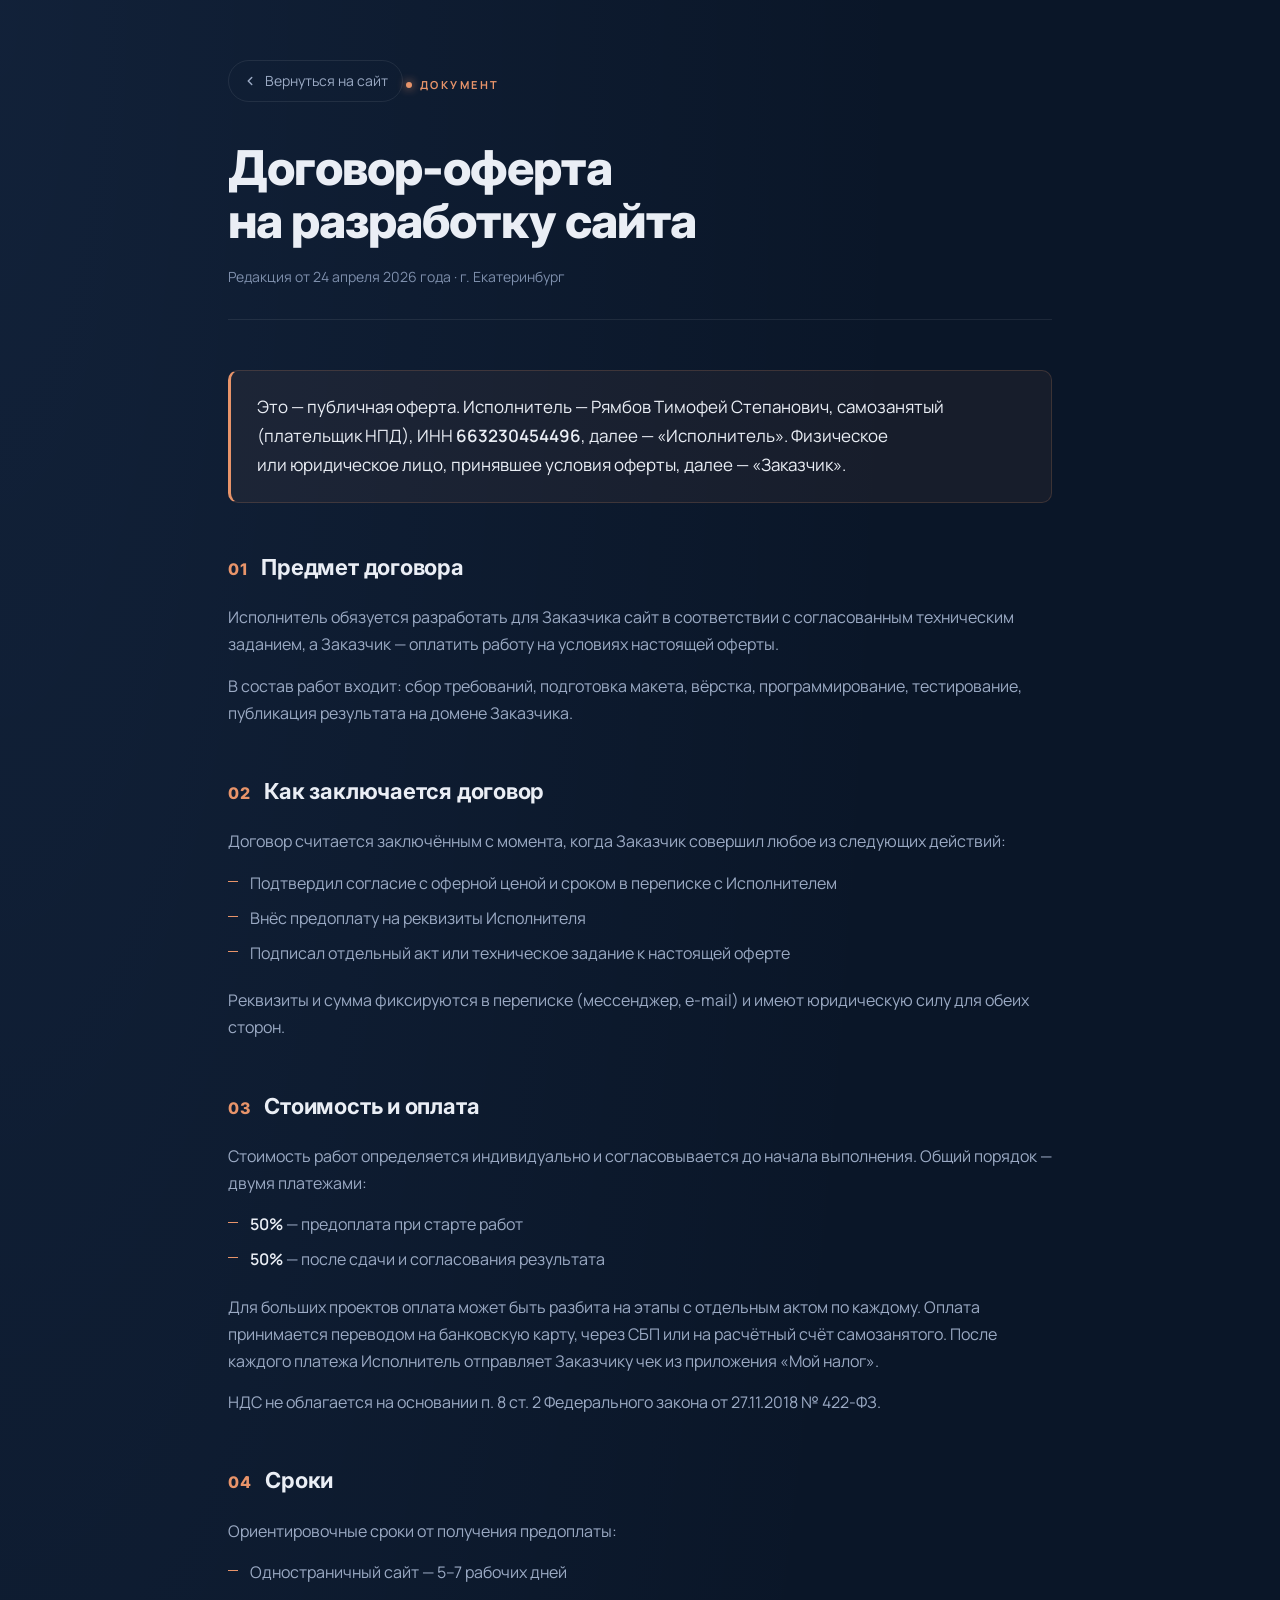
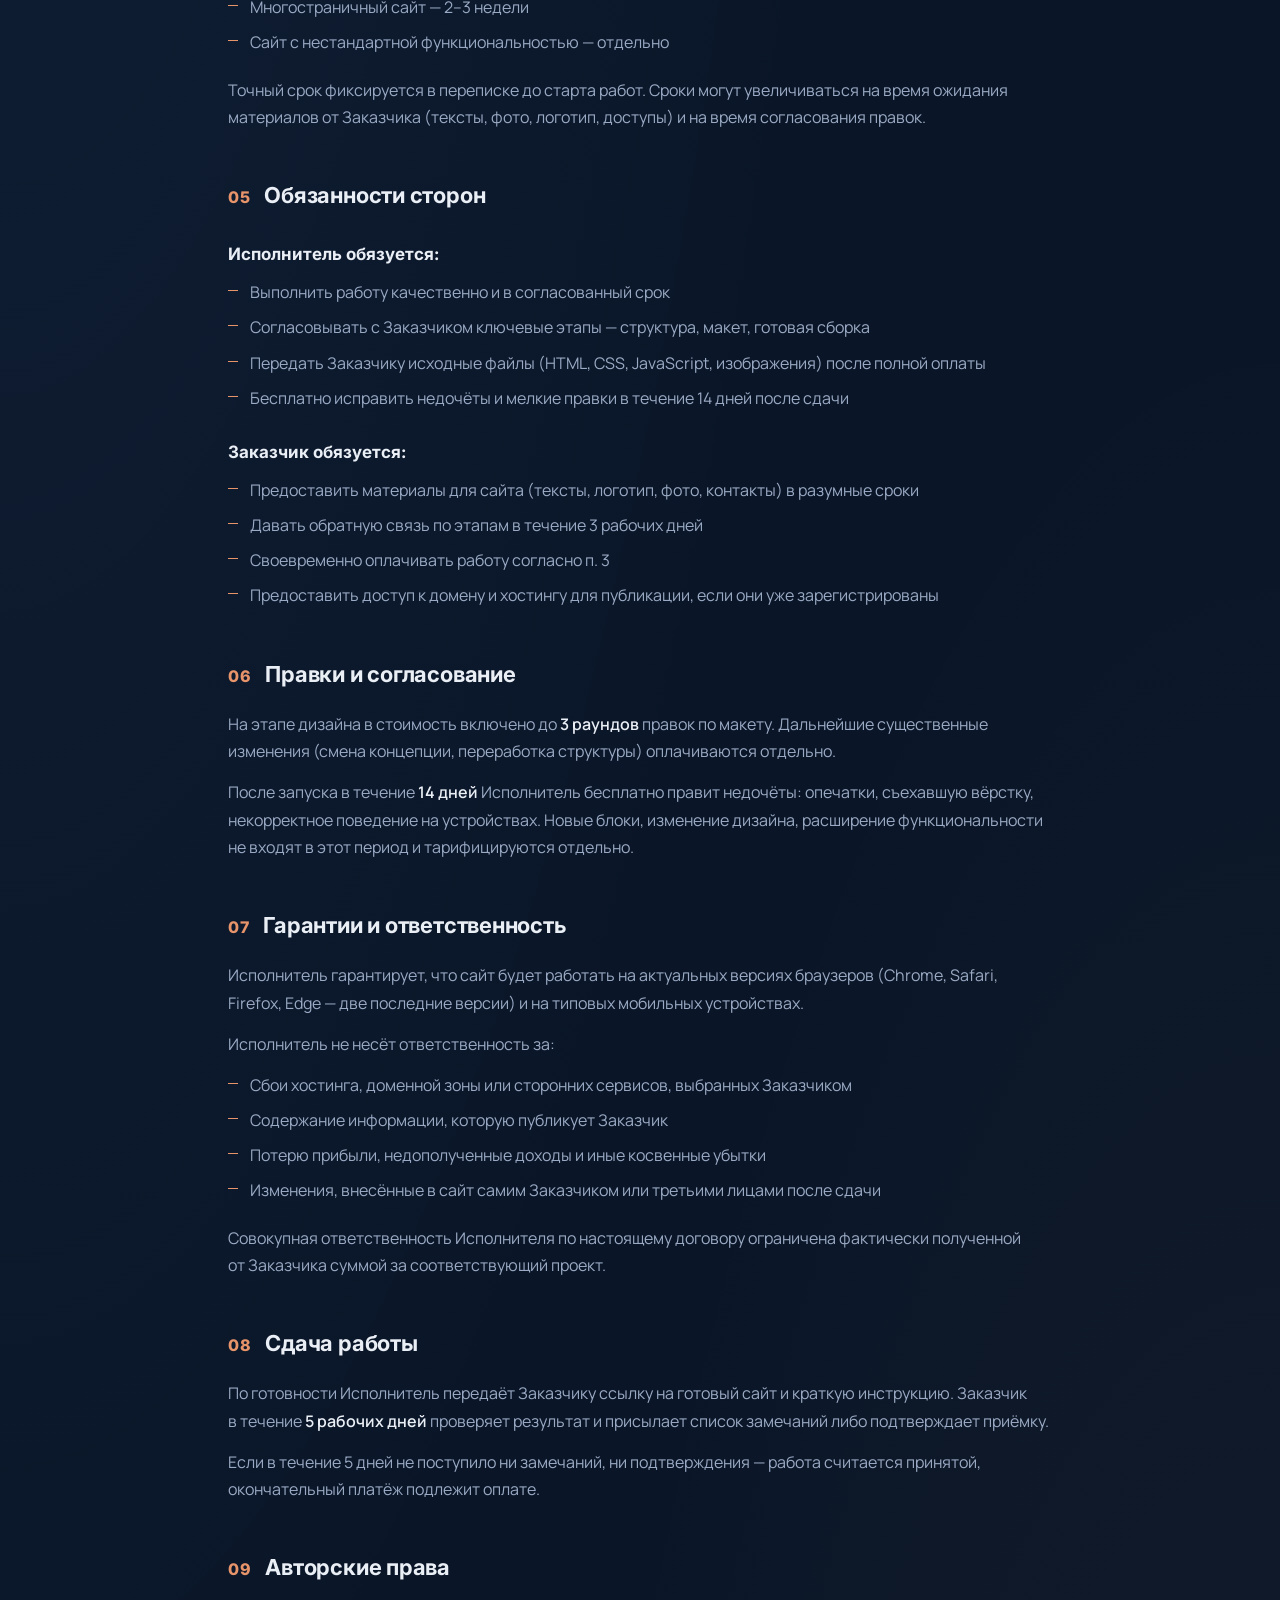
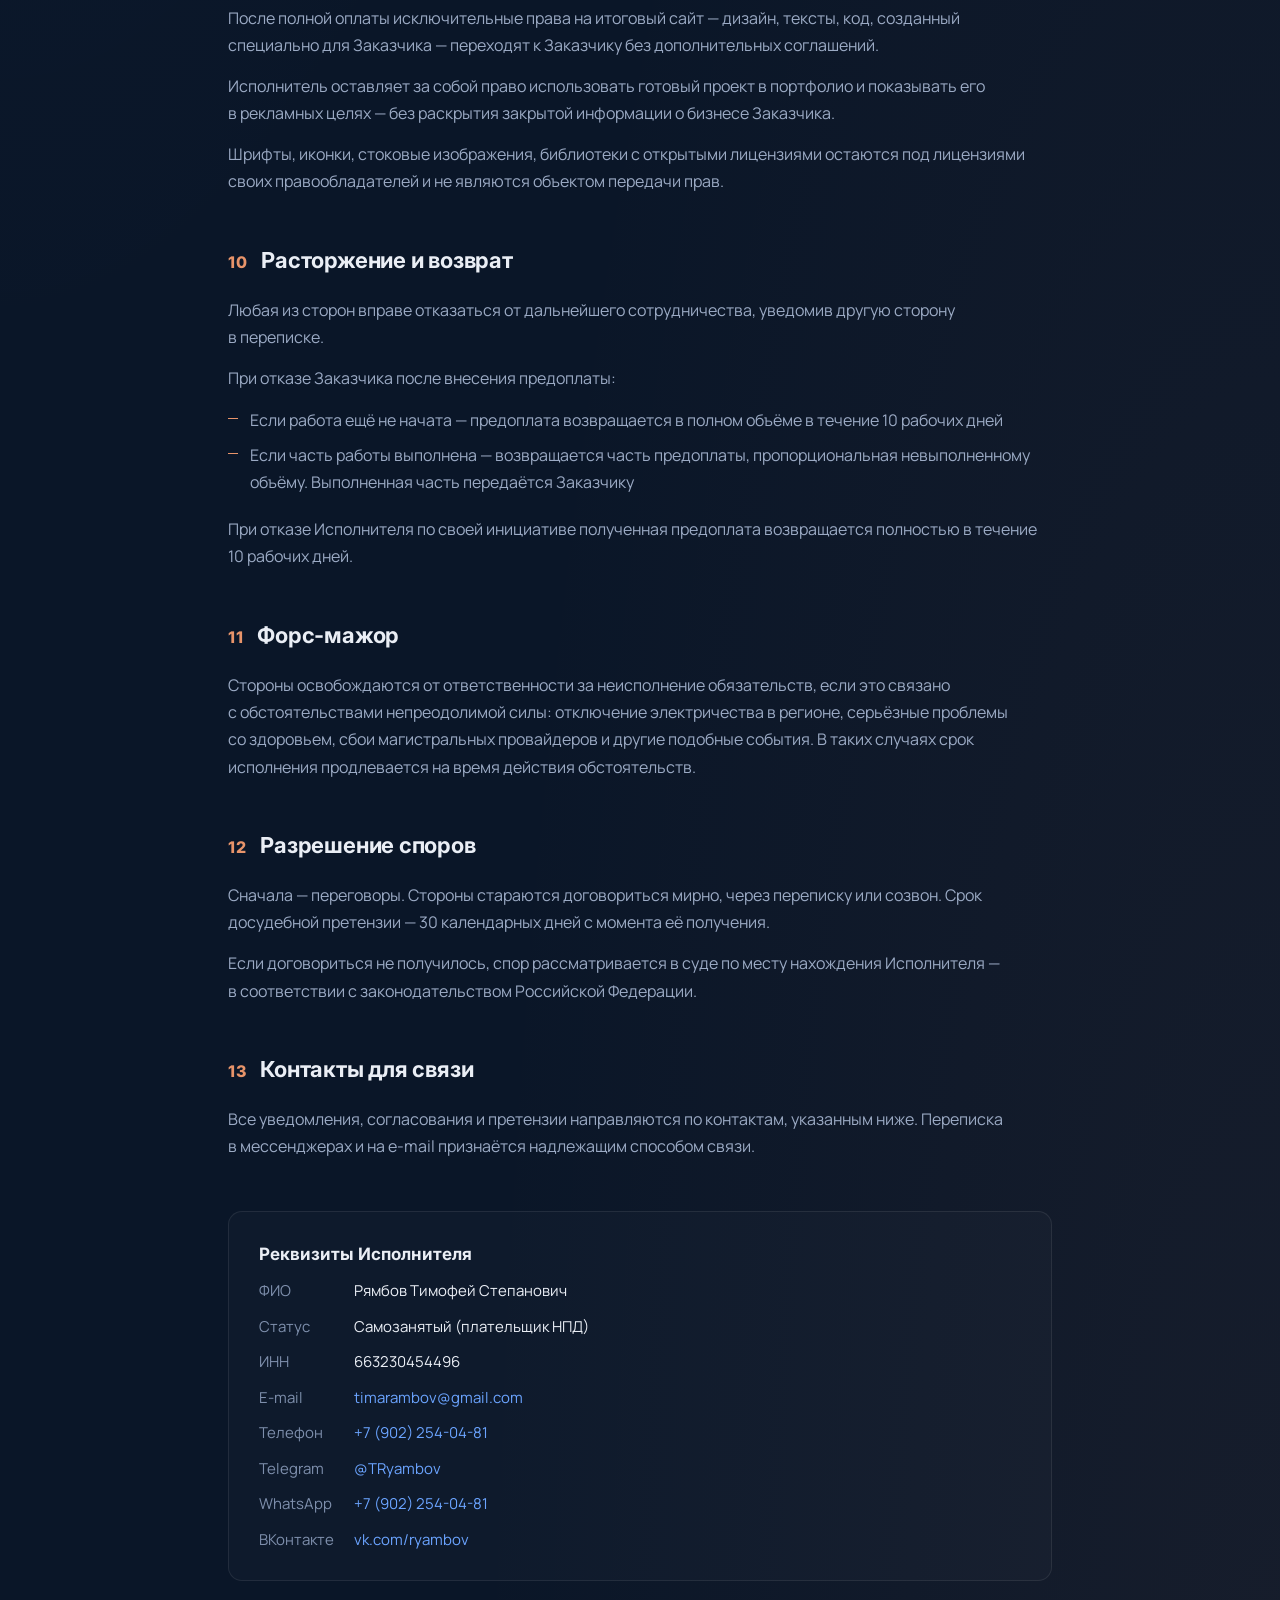
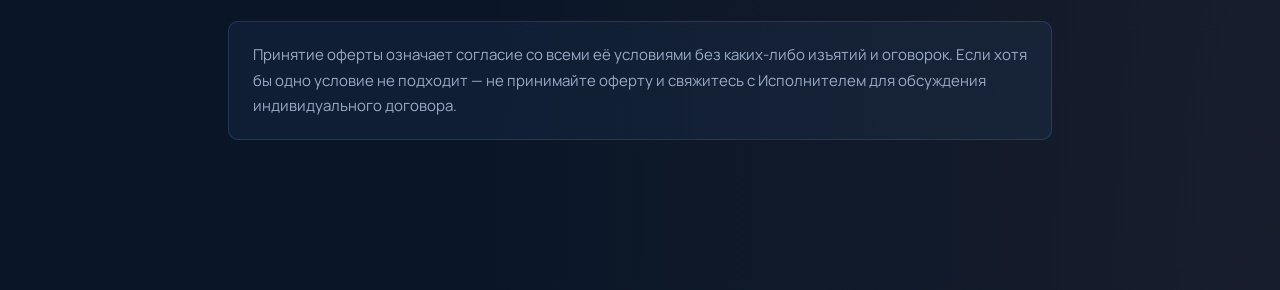
<file: Сайт Тимофея/offer.html>
<!DOCTYPE html>
<html lang="ru">
<head>
  <meta charset="UTF-8">
  <meta name="viewport" content="width=device-width, initial-scale=1.0">
  <title>Договор-оферта · Тимофей Рямбов</title>
  <link rel="preconnect" href="https://fonts.googleapis.com">
  <link rel="preconnect" href="https://fonts.gstatic.com" crossorigin>
  <link href="https://fonts.googleapis.com/css2?family=Inter:wght@400;500;600;700;800&family=Manrope:wght@400;500;600;700;800&display=swap" rel="stylesheet">
  <style>
    :root {
      --bg: #0A1628;
      --bg-2: #0F1E36;
      --text: #EAEEF5;
      --text-2: #9BAAC4;
      --text-3: #7E8FAC;
      --accent: #E8946A;
      --accent-2: #6BA4FF;
      --border: rgba(255, 255, 255, 0.08);
    }
    * { margin: 0; padding: 0; box-sizing: border-box; }
    html { scroll-behavior: smooth; }
    body {
      background: var(--bg);
      color: var(--text);
      font-family: 'Manrope', -apple-system, BlinkMacSystemFont, sans-serif;
      line-height: 1.7;
      font-size: 16px;
      min-height: 100vh;
      background-image:
        radial-gradient(ellipse at 0% 0%, rgba(107, 164, 255, 0.08) 0%, transparent 50%),
        radial-gradient(ellipse at 100% 100%, rgba(232, 148, 106, 0.06) 0%, transparent 45%);
    }
    .doc {
      max-width: 880px;
      margin: 0 auto;
      padding: 60px 28px 120px;
    }
    .doc-back {
      display: inline-flex;
      align-items: center;
      gap: 8px;
      color: var(--text-2);
      text-decoration: none;
      font-size: 14px;
      padding: 8px 14px;
      border: 1px solid var(--border);
      border-radius: 999px;
      transition: all .2s ease;
      margin-bottom: 40px;
    }
    .doc-back:hover {
      color: var(--text);
      border-color: var(--accent);
    }
    .doc-eyebrow {
      display: inline-flex;
      align-items: center;
      gap: 8px;
      font-size: 11px;
      letter-spacing: 0.22em;
      color: var(--accent);
      text-transform: uppercase;
      font-weight: 700;
      margin-bottom: 20px;
    }
    .doc-eyebrow::before {
      content: '';
      width: 6px; height: 6px;
      background: var(--accent);
      border-radius: 50%;
      box-shadow: 0 0 10px var(--accent);
    }
    h1 {
      font-family: 'Inter', sans-serif;
      font-size: clamp(32px, 4.5vw, 48px);
      font-weight: 800;
      letter-spacing: -0.02em;
      line-height: 1.1;
      margin-bottom: 18px;
    }
    .doc-meta {
      color: var(--text-3);
      font-size: 14px;
      margin-bottom: 50px;
      padding-bottom: 30px;
      border-bottom: 1px solid var(--border);
    }
    h2 {
      font-family: 'Inter', sans-serif;
      font-size: 22px;
      font-weight: 700;
      letter-spacing: -0.01em;
      color: var(--text);
      margin: 46px 0 18px;
      display: flex;
      align-items: baseline;
      gap: 14px;
    }
    h2 .num {
      color: var(--accent);
      font-size: 16px;
      font-weight: 800;
      letter-spacing: 0.04em;
    }
    h3 {
      font-family: 'Inter', sans-serif;
      font-size: 17px;
      font-weight: 700;
      color: var(--text);
      margin: 26px 0 10px;
    }
    p {
      color: var(--text-2);
      margin-bottom: 14px;
    }
    p.sub {
      margin-left: 28px;
    }
    ul, ol {
      list-style: none;
      margin: 10px 0 20px;
      padding: 0;
      counter-reset: clist;
    }
    ul li {
      color: var(--text-2);
      padding-left: 22px;
      position: relative;
      margin-bottom: 8px;
    }
    ul li::before {
      content: '';
      position: absolute;
      left: 0;
      top: 11px;
      width: 10px;
      height: 1px;
      background: var(--accent);
    }
    a { color: var(--accent-2); text-decoration: none; }
    a:hover { text-decoration: underline; }
    strong { color: var(--text); font-weight: 600; }
    .lead {
      font-size: 17px;
      color: var(--text);
      padding: 22px 26px;
      background: rgba(232, 148, 106, 0.06);
      border: 1px solid rgba(232, 148, 106, 0.18);
      border-left: 3px solid var(--accent);
      border-radius: 10px;
      margin: 20px 0 36px;
    }
    .callout {
      margin: 30px 0;
      padding: 20px 24px;
      background: rgba(107, 164, 255, 0.06);
      border: 1px solid rgba(107, 164, 255, 0.18);
      border-radius: 10px;
      color: var(--text-2);
      font-size: 15px;
    }
    .contacts-box {
      margin-top: 50px;
      padding: 28px 30px;
      background: rgba(255, 255, 255, 0.02);
      border: 1px solid var(--border);
      border-radius: 14px;
    }
    .contacts-box h3 { margin-top: 0; }
    .contacts-grid {
      display: grid;
      grid-template-columns: auto 1fr;
      gap: 10px 20px;
      font-size: 15px;
      margin-top: 10px;
    }
    .contacts-grid dt { color: var(--text-3); }
    .contacts-grid dd { color: var(--text); }
    @media (max-width: 600px) {
      .doc { padding: 30px 18px 80px; }
      h2 { font-size: 19px; }
      p.sub { margin-left: 0; }
    }
  </style>
</head>
<body>
  <article class="doc">
    <a href="index.html" class="doc-back">
      <svg width="14" height="14" viewBox="0 0 24 24" fill="none" stroke="currentColor" stroke-width="2.5" stroke-linecap="round" stroke-linejoin="round"><polyline points="15 18 9 12 15 6"/></svg>
      Вернуться на&nbsp;сайт
    </a>

    <div class="doc-eyebrow">Документ</div>
    <h1>Договор-оферта<br>на&nbsp;разработку сайта</h1>
    <div class="doc-meta">Редакция от&nbsp;24&nbsp;апреля 2026&nbsp;года&nbsp;· г.&nbsp;Екатеринбург</div>

    <p class="lead">
      Это&nbsp;— публичная оферта. Исполнитель&nbsp;— Рямбов Тимофей Степанович,
      самозанятый (плательщик НПД), ИНН&nbsp;<strong>663230454496</strong>,
      далее&nbsp;— «Исполнитель». Физическое или&nbsp;юридическое лицо,
      принявшее условия оферты, далее&nbsp;— «Заказчик».
    </p>

    <h2><span class="num">01</span> Предмет договора</h2>
    <p>
      Исполнитель обязуется разработать для&nbsp;Заказчика сайт в&nbsp;соответствии
      с&nbsp;согласованным техническим заданием, а&nbsp;Заказчик&nbsp;— оплатить работу
      на&nbsp;условиях настоящей оферты.
    </p>
    <p>
      В&nbsp;состав работ входит: сбор требований, подготовка макета,
      вёрстка, программирование, тестирование, публикация результата
      на&nbsp;домене Заказчика.
    </p>

    <h2><span class="num">02</span> Как заключается договор</h2>
    <p>
      Договор считается заключённым с&nbsp;момента, когда Заказчик совершил
      любое из&nbsp;следующих действий:
    </p>
    <ul>
      <li>Подтвердил согласие с&nbsp;оферной ценой и&nbsp;сроком в&nbsp;переписке с&nbsp;Исполнителем</li>
      <li>Внёс предоплату на&nbsp;реквизиты Исполнителя</li>
      <li>Подписал отдельный акт или&nbsp;техническое задание к&nbsp;настоящей оферте</li>
    </ul>
    <p>
      Реквизиты и&nbsp;сумма фиксируются в&nbsp;переписке (мессенджер, e-mail)
      и&nbsp;имеют юридическую силу для&nbsp;обеих сторон.
    </p>

    <h2><span class="num">03</span> Стоимость и&nbsp;оплата</h2>
    <p>
      Стоимость работ определяется индивидуально и&nbsp;согласовывается
      до&nbsp;начала выполнения. Общий порядок&nbsp;— двумя платежами:
    </p>
    <ul>
      <li><strong>50%</strong>&nbsp;— предоплата при&nbsp;старте работ</li>
      <li><strong>50%</strong>&nbsp;— после сдачи и&nbsp;согласования результата</li>
    </ul>
    <p>
      Для&nbsp;больших проектов оплата может быть разбита на&nbsp;этапы
      с&nbsp;отдельным актом по&nbsp;каждому. Оплата принимается переводом
      на&nbsp;банковскую карту, через СБП или&nbsp;на&nbsp;расчётный счёт
      самозанятого. После каждого платежа Исполнитель отправляет Заказчику
      чек из&nbsp;приложения «Мой налог».
    </p>
    <p>
      НДС не&nbsp;облагается на&nbsp;основании п.&nbsp;8 ст.&nbsp;2 Федерального закона
      от&nbsp;27.11.2018 №&nbsp;422-ФЗ.
    </p>

    <h2><span class="num">04</span> Сроки</h2>
    <p>Ориентировочные сроки от&nbsp;получения предоплаты:</p>
    <ul>
      <li>Одностраничный сайт&nbsp;— 5–7&nbsp;рабочих дней</li>
      <li>Многостраничный сайт&nbsp;— 2–3&nbsp;недели</li>
      <li>Сайт с&nbsp;нестандартной функциональностью&nbsp;— отдельно</li>
    </ul>
    <p>
      Точный срок фиксируется в&nbsp;переписке до&nbsp;старта работ. Сроки могут
      увеличиваться на&nbsp;время ожидания материалов от&nbsp;Заказчика
      (тексты, фото, логотип, доступы) и&nbsp;на&nbsp;время согласования правок.
    </p>

    <h2><span class="num">05</span> Обязанности сторон</h2>

    <h3>Исполнитель обязуется:</h3>
    <ul>
      <li>Выполнить работу качественно и&nbsp;в&nbsp;согласованный срок</li>
      <li>Согласовывать с&nbsp;Заказчиком ключевые этапы&nbsp;— структура, макет, готовая сборка</li>
      <li>Передать Заказчику исходные файлы (HTML, CSS, JavaScript, изображения) после полной оплаты</li>
      <li>Бесплатно исправить недочёты и&nbsp;мелкие правки в&nbsp;течение 14&nbsp;дней после сдачи</li>
    </ul>

    <h3>Заказчик обязуется:</h3>
    <ul>
      <li>Предоставить материалы для&nbsp;сайта (тексты, логотип, фото, контакты) в&nbsp;разумные сроки</li>
      <li>Давать обратную связь по&nbsp;этапам в&nbsp;течение 3&nbsp;рабочих дней</li>
      <li>Своевременно оплачивать работу согласно п.&nbsp;3</li>
      <li>Предоставить доступ к&nbsp;домену и&nbsp;хостингу для&nbsp;публикации, если они уже зарегистрированы</li>
    </ul>

    <h2><span class="num">06</span> Правки и&nbsp;согласование</h2>
    <p>
      На&nbsp;этапе дизайна в&nbsp;стоимость включено до&nbsp;<strong>3&nbsp;раундов</strong>
      правок по&nbsp;макету. Дальнейшие существенные изменения (смена концепции,
      переработка структуры) оплачиваются отдельно.
    </p>
    <p>
      После запуска в&nbsp;течение <strong>14&nbsp;дней</strong> Исполнитель бесплатно
      правит недочёты: опечатки, съехавшую вёрстку, некорректное поведение
      на&nbsp;устройствах. Новые блоки, изменение дизайна, расширение функциональности
      не&nbsp;входят в&nbsp;этот период и&nbsp;тарифицируются отдельно.
    </p>

    <h2><span class="num">07</span> Гарантии и&nbsp;ответственность</h2>
    <p>
      Исполнитель гарантирует, что&nbsp;сайт будет работать на&nbsp;актуальных версиях
      браузеров (Chrome, Safari, Firefox, Edge&nbsp;— две последние версии)
      и&nbsp;на&nbsp;типовых мобильных устройствах.
    </p>
    <p>
      Исполнитель не&nbsp;несёт ответственность за:
    </p>
    <ul>
      <li>Сбои хостинга, доменной зоны или&nbsp;сторонних сервисов, выбранных Заказчиком</li>
      <li>Содержание информации, которую публикует Заказчик</li>
      <li>Потерю прибыли, недополученные доходы и&nbsp;иные косвенные убытки</li>
      <li>Изменения, внесённые в&nbsp;сайт самим Заказчиком или&nbsp;третьими лицами после сдачи</li>
    </ul>
    <p>
      Совокупная ответственность Исполнителя по&nbsp;настоящему договору ограничена
      фактически полученной от&nbsp;Заказчика суммой за&nbsp;соответствующий проект.
    </p>

    <h2><span class="num">08</span> Сдача работы</h2>
    <p>
      По&nbsp;готовности Исполнитель передаёт Заказчику ссылку на&nbsp;готовый сайт
      и&nbsp;краткую инструкцию. Заказчик в&nbsp;течение <strong>5&nbsp;рабочих дней</strong>
      проверяет результат и&nbsp;присылает список замечаний либо подтверждает приёмку.
    </p>
    <p>
      Если в&nbsp;течение 5&nbsp;дней не&nbsp;поступило ни&nbsp;замечаний, ни&nbsp;подтверждения&nbsp;—
      работа считается принятой, окончательный платёж подлежит оплате.
    </p>

    <h2><span class="num">09</span> Авторские права</h2>
    <p>
      После полной оплаты исключительные права на&nbsp;итоговый сайт&nbsp;— дизайн,
      тексты, код, созданный специально для&nbsp;Заказчика&nbsp;— переходят к&nbsp;Заказчику
      без&nbsp;дополнительных соглашений.
    </p>
    <p>
      Исполнитель оставляет за&nbsp;собой право использовать готовый проект
      в&nbsp;портфолио и&nbsp;показывать его в&nbsp;рекламных целях&nbsp;— без&nbsp;раскрытия
      закрытой информации о&nbsp;бизнесе Заказчика.
    </p>
    <p>
      Шрифты, иконки, стоковые изображения, библиотеки с&nbsp;открытыми лицензиями
      остаются под&nbsp;лицензиями своих правообладателей и&nbsp;не&nbsp;являются
      объектом передачи прав.
    </p>

    <h2><span class="num">10</span> Расторжение и&nbsp;возврат</h2>
    <p>
      Любая из&nbsp;сторон вправе отказаться от&nbsp;дальнейшего сотрудничества,
      уведомив другую сторону в&nbsp;переписке.
    </p>
    <p>
      При&nbsp;отказе Заказчика после внесения предоплаты:
    </p>
    <ul>
      <li>Если работа ещё не&nbsp;начата&nbsp;— предоплата возвращается в&nbsp;полном объёме в&nbsp;течение 10&nbsp;рабочих дней</li>
      <li>Если часть работы выполнена&nbsp;— возвращается часть предоплаты, пропорциональная невыполненному объёму. Выполненная часть передаётся Заказчику</li>
    </ul>
    <p>
      При&nbsp;отказе Исполнителя по&nbsp;своей инициативе полученная предоплата
      возвращается полностью в&nbsp;течение 10&nbsp;рабочих дней.
    </p>

    <h2><span class="num">11</span> Форс-мажор</h2>
    <p>
      Стороны освобождаются от&nbsp;ответственности за&nbsp;неисполнение обязательств,
      если это связано с&nbsp;обстоятельствами непреодолимой силы: отключение
      электричества в&nbsp;регионе, серьёзные проблемы со&nbsp;здоровьем, сбои
      магистральных провайдеров и&nbsp;другие подобные события. В&nbsp;таких случаях
      срок исполнения продлевается на&nbsp;время действия обстоятельств.
    </p>

    <h2><span class="num">12</span> Разрешение споров</h2>
    <p>
      Сначала&nbsp;— переговоры. Стороны стараются договориться мирно,
      через переписку или&nbsp;созвон. Срок досудебной претензии&nbsp;— 30&nbsp;календарных дней
      с&nbsp;момента её&nbsp;получения.
    </p>
    <p>
      Если договориться не&nbsp;получилось, спор рассматривается в&nbsp;суде
      по&nbsp;месту нахождения Исполнителя&nbsp;— в&nbsp;соответствии с&nbsp;законодательством
      Российской Федерации.
    </p>

    <h2><span class="num">13</span> Контакты для&nbsp;связи</h2>
    <p>
      Все уведомления, согласования и&nbsp;претензии направляются по&nbsp;контактам,
      указанным ниже. Переписка в&nbsp;мессенджерах и&nbsp;на&nbsp;e-mail признаётся
      надлежащим способом связи.
    </p>

    <div class="contacts-box">
      <h3>Реквизиты Исполнителя</h3>
      <dl class="contacts-grid">
        <dt>ФИО</dt><dd>Рямбов Тимофей Степанович</dd>
        <dt>Статус</dt><dd>Самозанятый (плательщик НПД)</dd>
        <dt>ИНН</dt><dd>663230454496</dd>
        <dt>E-mail</dt><dd><a href="mailto:timarambov@gmail.com">timarambov@gmail.com</a></dd>
        <dt>Телефон</dt><dd><a href="tel:+79022540481">+7&nbsp;(902)&nbsp;254-04-81</a></dd>
        <dt>Telegram</dt><dd><a href="https://t.me/TRyambov" target="_blank" rel="noopener">@TRyambov</a></dd>
        <dt>WhatsApp</dt><dd><a href="https://wa.me/79022540481" target="_blank" rel="noopener">+7&nbsp;(902)&nbsp;254-04-81</a></dd>
        <dt>ВКонтакте</dt><dd><a href="https://vk.com/ryambov" target="_blank" rel="noopener">vk.com/ryambov</a></dd>
      </dl>
    </div>

    <div class="callout" style="margin-top: 40px">
      Принятие оферты означает согласие со&nbsp;всеми её&nbsp;условиями без&nbsp;каких-либо
      изъятий и&nbsp;оговорок. Если хотя бы одно условие не&nbsp;подходит&nbsp;—
      не&nbsp;принимайте оферту и&nbsp;свяжитесь с&nbsp;Исполнителем для&nbsp;обсуждения
      индивидуального договора.
    </div>
  </article>
</body>
</html>
</file>
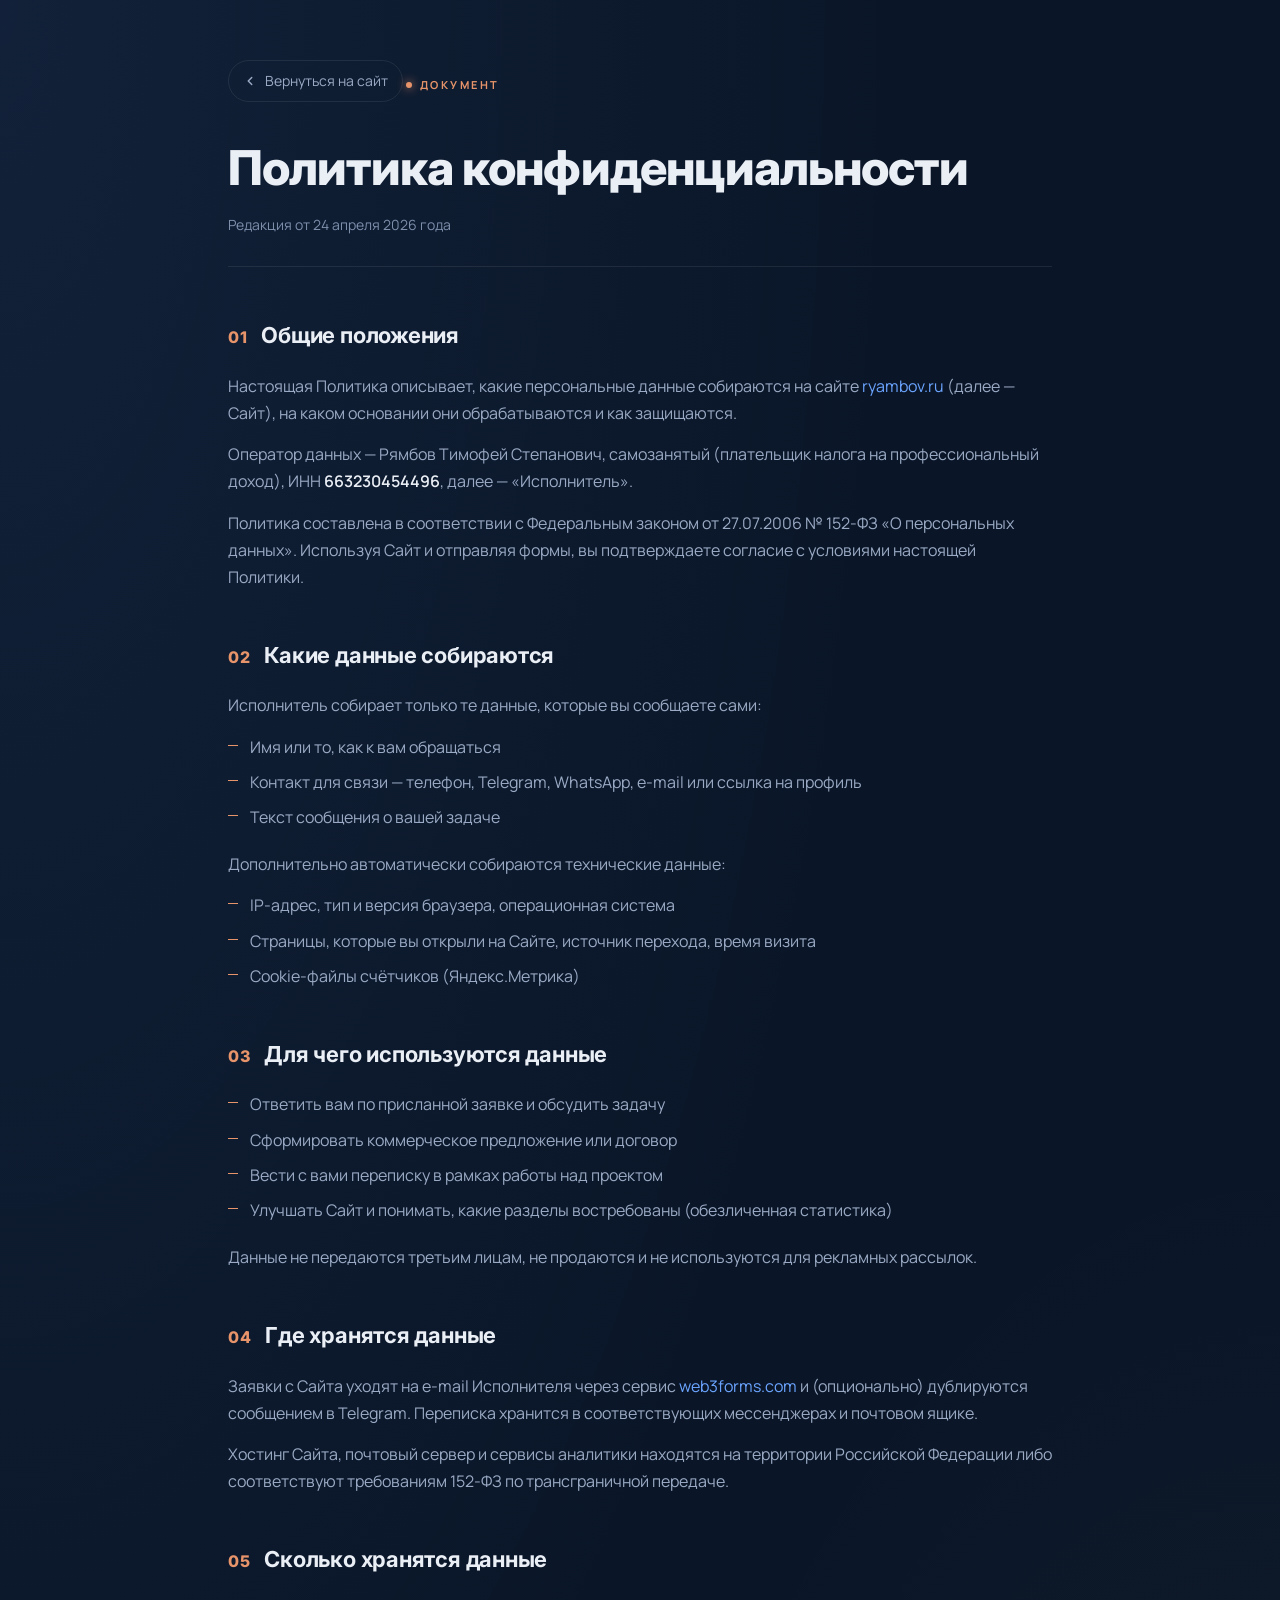
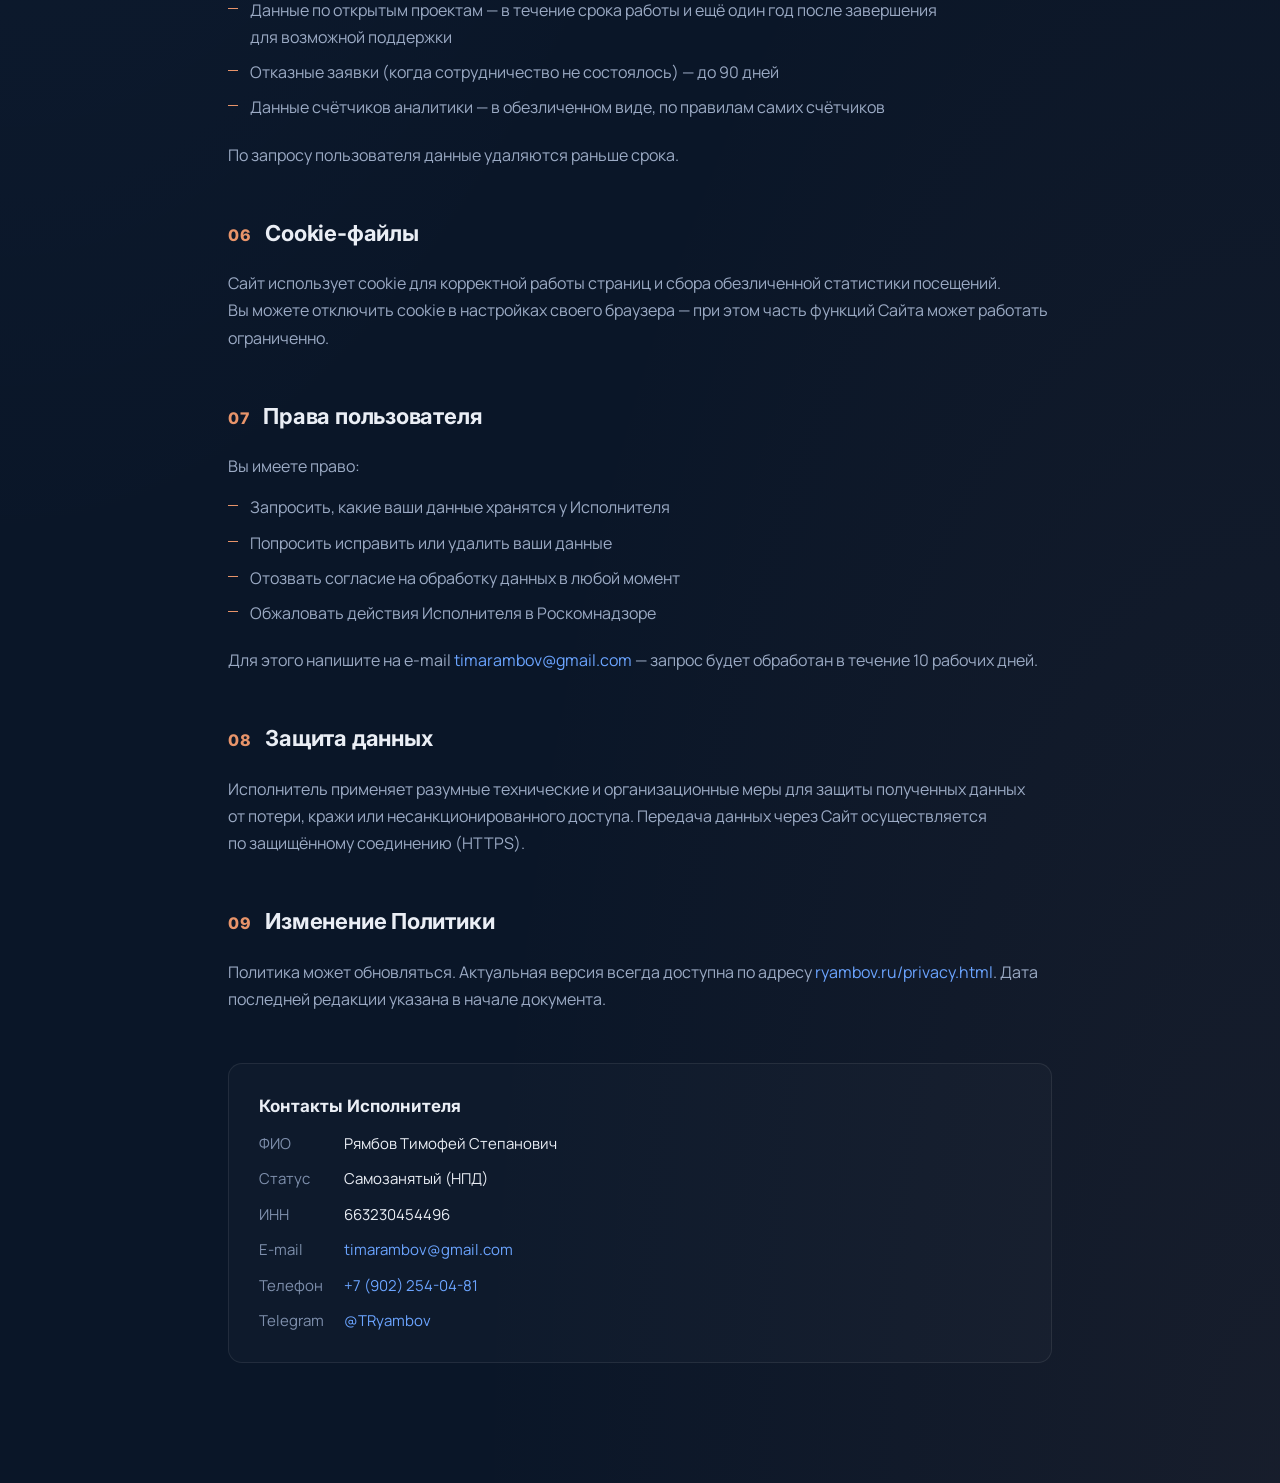
<file: Сайт Тимофея/privacy.html>
<!DOCTYPE html>
<html lang="ru">
<head>
  <meta charset="UTF-8">
  <meta name="viewport" content="width=device-width, initial-scale=1.0">
  <title>Политика конфиденциальности · Тимофей Рямбов</title>
  <link rel="preconnect" href="https://fonts.googleapis.com">
  <link rel="preconnect" href="https://fonts.gstatic.com" crossorigin>
  <link href="https://fonts.googleapis.com/css2?family=Inter:wght@400;500;600;700;800&family=Manrope:wght@400;500;600;700;800&display=swap" rel="stylesheet">
  <style>
    :root {
      --bg: #0A1628;
      --bg-2: #0F1E36;
      --text: #EAEEF5;
      --text-2: #9BAAC4;
      --text-3: #7E8FAC;
      --accent: #E8946A;
      --accent-2: #6BA4FF;
      --border: rgba(255, 255, 255, 0.08);
    }
    * { margin: 0; padding: 0; box-sizing: border-box; }
    html { scroll-behavior: smooth; }
    body {
      background: var(--bg);
      color: var(--text);
      font-family: 'Manrope', -apple-system, BlinkMacSystemFont, sans-serif;
      line-height: 1.7;
      font-size: 16px;
      min-height: 100vh;
      background-image:
        radial-gradient(ellipse at 0% 0%, rgba(107, 164, 255, 0.08) 0%, transparent 50%),
        radial-gradient(ellipse at 100% 100%, rgba(232, 148, 106, 0.06) 0%, transparent 45%);
    }
    .doc {
      max-width: 880px;
      margin: 0 auto;
      padding: 60px 28px 120px;
    }
    .doc-back {
      display: inline-flex;
      align-items: center;
      gap: 8px;
      color: var(--text-2);
      text-decoration: none;
      font-size: 14px;
      padding: 8px 14px;
      border: 1px solid var(--border);
      border-radius: 999px;
      transition: all .2s ease;
      margin-bottom: 40px;
    }
    .doc-back:hover {
      color: var(--text);
      border-color: var(--accent);
    }
    .doc-eyebrow {
      display: inline-flex;
      align-items: center;
      gap: 8px;
      font-size: 11px;
      letter-spacing: 0.22em;
      color: var(--accent);
      text-transform: uppercase;
      font-weight: 700;
      margin-bottom: 20px;
    }
    .doc-eyebrow::before {
      content: '';
      width: 6px; height: 6px;
      background: var(--accent);
      border-radius: 50%;
      box-shadow: 0 0 10px var(--accent);
    }
    h1 {
      font-family: 'Inter', sans-serif;
      font-size: clamp(32px, 4.5vw, 48px);
      font-weight: 800;
      letter-spacing: -0.02em;
      line-height: 1.1;
      margin-bottom: 18px;
    }
    .doc-meta {
      color: var(--text-3);
      font-size: 14px;
      margin-bottom: 50px;
      padding-bottom: 30px;
      border-bottom: 1px solid var(--border);
    }
    h2 {
      font-family: 'Inter', sans-serif;
      font-size: 22px;
      font-weight: 700;
      letter-spacing: -0.01em;
      color: var(--text);
      margin: 46px 0 18px;
      display: flex;
      align-items: baseline;
      gap: 14px;
    }
    h2 .num {
      color: var(--accent);
      font-size: 16px;
      font-weight: 800;
      letter-spacing: 0.04em;
    }
    h3 {
      font-family: 'Inter', sans-serif;
      font-size: 17px;
      font-weight: 700;
      color: var(--text);
      margin: 26px 0 10px;
    }
    p {
      color: var(--text-2);
      margin-bottom: 14px;
    }
    ul {
      list-style: none;
      margin: 10px 0 20px;
      padding: 0;
    }
    ul li {
      color: var(--text-2);
      padding-left: 22px;
      position: relative;
      margin-bottom: 8px;
    }
    ul li::before {
      content: '';
      position: absolute;
      left: 0;
      top: 11px;
      width: 10px;
      height: 1px;
      background: var(--accent);
    }
    a { color: var(--accent-2); text-decoration: none; }
    a:hover { text-decoration: underline; }
    strong { color: var(--text); font-weight: 600; }
    .callout {
      margin: 36px 0;
      padding: 22px 26px;
      background: rgba(107, 164, 255, 0.06);
      border: 1px solid rgba(107, 164, 255, 0.18);
      border-left: 3px solid var(--accent-2);
      border-radius: 10px;
      color: var(--text-2);
      font-size: 15px;
    }
    .contacts-box {
      margin-top: 50px;
      padding: 28px 30px;
      background: rgba(255, 255, 255, 0.02);
      border: 1px solid var(--border);
      border-radius: 14px;
    }
    .contacts-box h3 { margin-top: 0; }
    .contacts-grid {
      display: grid;
      grid-template-columns: auto 1fr;
      gap: 10px 20px;
      font-size: 15px;
      margin-top: 10px;
    }
    .contacts-grid dt { color: var(--text-3); }
    .contacts-grid dd { color: var(--text); }
    @media (max-width: 600px) {
      .doc { padding: 30px 18px 80px; }
      h2 { font-size: 19px; }
    }
  </style>
</head>
<body>
  <article class="doc">
    <a href="index.html" class="doc-back">
      <svg width="14" height="14" viewBox="0 0 24 24" fill="none" stroke="currentColor" stroke-width="2.5" stroke-linecap="round" stroke-linejoin="round"><polyline points="15 18 9 12 15 6"/></svg>
      Вернуться на&nbsp;сайт
    </a>

    <div class="doc-eyebrow">Документ</div>
    <h1>Политика конфиденциальности</h1>
    <div class="doc-meta">Редакция от&nbsp;24&nbsp;апреля 2026&nbsp;года</div>

    <h2><span class="num">01</span> Общие положения</h2>
    <p>
      Настоящая Политика описывает, какие персональные данные собираются
      на&nbsp;сайте <a href="https://ryambov.ru">ryambov.ru</a> (далее&nbsp;— Сайт),
      на&nbsp;каком основании они обрабатываются и&nbsp;как защищаются.
    </p>
    <p>
      Оператор данных&nbsp;— Рямбов Тимофей Степанович, самозанятый
      (плательщик налога на&nbsp;профессиональный доход),
      ИНН&nbsp;<strong>663230454496</strong>, далее&nbsp;— «Исполнитель».
    </p>
    <p>
      Политика составлена в&nbsp;соответствии с&nbsp;Федеральным законом
      от&nbsp;27.07.2006 №&nbsp;152-ФЗ «О&nbsp;персональных данных».
      Используя Сайт и&nbsp;отправляя формы, вы&nbsp;подтверждаете согласие
      с&nbsp;условиями настоящей Политики.
    </p>

    <h2><span class="num">02</span> Какие данные собираются</h2>
    <p>Исполнитель собирает только те&nbsp;данные, которые вы&nbsp;сообщаете сами:</p>
    <ul>
      <li>Имя или&nbsp;то, как&nbsp;к&nbsp;вам обращаться</li>
      <li>Контакт для&nbsp;связи&nbsp;— телефон, Telegram, WhatsApp, e-mail или&nbsp;ссылка на&nbsp;профиль</li>
      <li>Текст сообщения о&nbsp;вашей задаче</li>
    </ul>
    <p>Дополнительно автоматически собираются технические данные:</p>
    <ul>
      <li>IP-адрес, тип и&nbsp;версия браузера, операционная система</li>
      <li>Страницы, которые вы&nbsp;открыли на&nbsp;Сайте, источник перехода, время визита</li>
      <li>Cookie-файлы счётчиков (Яндекс.Метрика)</li>
    </ul>

    <h2><span class="num">03</span> Для&nbsp;чего используются данные</h2>
    <ul>
      <li>Ответить вам по&nbsp;присланной заявке и&nbsp;обсудить задачу</li>
      <li>Сформировать коммерческое предложение или&nbsp;договор</li>
      <li>Вести с&nbsp;вами переписку в&nbsp;рамках работы над&nbsp;проектом</li>
      <li>Улучшать Сайт и&nbsp;понимать, какие разделы востребованы (обезличенная статистика)</li>
    </ul>
    <p>
      Данные не&nbsp;передаются третьим лицам, не&nbsp;продаются
      и&nbsp;не&nbsp;используются для&nbsp;рекламных рассылок.
    </p>

    <h2><span class="num">04</span> Где хранятся данные</h2>
    <p>
      Заявки с&nbsp;Сайта уходят на&nbsp;e-mail Исполнителя
      через сервис <a href="https://web3forms.com" target="_blank" rel="noopener">web3forms.com</a>
      и&nbsp;(опционально) дублируются сообщением в&nbsp;Telegram.
      Переписка хранится в&nbsp;соответствующих мессенджерах и&nbsp;почтовом ящике.
    </p>
    <p>
      Хостинг Сайта, почтовый сервер и&nbsp;сервисы аналитики находятся
      на&nbsp;территории Российской Федерации либо соответствуют требованиям
      152-ФЗ по&nbsp;трансграничной передаче.
    </p>

    <h2><span class="num">05</span> Сколько хранятся данные</h2>
    <ul>
      <li>Данные по&nbsp;открытым проектам&nbsp;— в&nbsp;течение срока работы и&nbsp;ещё один год после завершения для&nbsp;возможной поддержки</li>
      <li>Отказные заявки (когда сотрудничество не&nbsp;состоялось)&nbsp;— до&nbsp;90&nbsp;дней</li>
      <li>Данные счётчиков аналитики&nbsp;— в&nbsp;обезличенном виде, по&nbsp;правилам самих счётчиков</li>
    </ul>
    <p>
      По&nbsp;запросу пользователя данные удаляются раньше срока.
    </p>

    <h2><span class="num">06</span> Cookie-файлы</h2>
    <p>
      Сайт использует cookie для&nbsp;корректной работы страниц и&nbsp;сбора
      обезличенной статистики посещений. Вы&nbsp;можете отключить cookie
      в&nbsp;настройках своего браузера&nbsp;— при&nbsp;этом часть функций Сайта
      может работать ограниченно.
    </p>

    <h2><span class="num">07</span> Права пользователя</h2>
    <p>Вы&nbsp;имеете право:</p>
    <ul>
      <li>Запросить, какие ваши данные хранятся у&nbsp;Исполнителя</li>
      <li>Попросить исправить или&nbsp;удалить ваши данные</li>
      <li>Отозвать согласие на&nbsp;обработку данных в&nbsp;любой момент</li>
      <li>Обжаловать действия Исполнителя в&nbsp;Роскомнадзоре</li>
    </ul>
    <p>
      Для&nbsp;этого напишите на&nbsp;e-mail
      <a href="mailto:timarambov@gmail.com">timarambov@gmail.com</a>&nbsp;—
      запрос будет обработан в&nbsp;течение 10&nbsp;рабочих дней.
    </p>

    <h2><span class="num">08</span> Защита данных</h2>
    <p>
      Исполнитель применяет разумные технические и&nbsp;организационные меры
      для&nbsp;защиты полученных данных от&nbsp;потери, кражи
      или&nbsp;несанкционированного доступа. Передача данных через Сайт
      осуществляется по&nbsp;защищённому соединению&nbsp;(HTTPS).
    </p>

    <h2><span class="num">09</span> Изменение Политики</h2>
    <p>
      Политика может обновляться. Актуальная версия всегда доступна
      по&nbsp;адресу <a href="https://ryambov.ru/privacy.html">ryambov.ru/privacy.html</a>.
      Дата последней редакции указана в&nbsp;начале документа.
    </p>

    <div class="contacts-box">
      <h3>Контакты Исполнителя</h3>
      <dl class="contacts-grid">
        <dt>ФИО</dt><dd>Рямбов Тимофей Степанович</dd>
        <dt>Статус</dt><dd>Самозанятый (НПД)</dd>
        <dt>ИНН</dt><dd>663230454496</dd>
        <dt>E-mail</dt><dd><a href="mailto:timarambov@gmail.com">timarambov@gmail.com</a></dd>
        <dt>Телефон</dt><dd><a href="tel:+79022540481">+7&nbsp;(902)&nbsp;254-04-81</a></dd>
        <dt>Telegram</dt><dd><a href="https://t.me/TRyambov" target="_blank" rel="noopener">@TRyambov</a></dd>
      </dl>
    </div>
  </article>
</body>
</html>
</file>
<file: Сайт Тимофея/styles.css>
:root {
  --bg: #0A1628;
  --bg-2: #0F1E36;
  --text: #EAEEF5;
  --text-2: #9BAAC4;      /* было #7B8BA8 — подняли контраст */
  --text-3: #7E8FAC;      /* было #4E5E7C — сливалось с фоном */
  --text-muted: #5E6E8A;  /* тихий серый для подписей на ярких плашках */
  --accent: #E8946A;
  --accent-2: #6BA4FF;
  --purple: #3D2B5C;
  --blue: #1E2F4F;
  --border: rgba(255, 255, 255, 0.08);
  --border-hover: rgba(255, 255, 255, 0.18);
}

* {
  margin: 0;
  padding: 0;
  box-sizing: border-box;
}

html {
  scroll-behavior: smooth;
}

body {
  background: var(--bg);
  color: var(--text);
  font-family: 'Manrope', -apple-system, BlinkMacSystemFont, sans-serif;
  font-weight: 400;
  line-height: 1.5;
  overflow-x: hidden;
  cursor: none;
  min-height: 100vh;
}

a, button {
  cursor: none;
}

img {
  display: block;
  max-width: 100%;
}

/* ==================== CURSOR ==================== */
.cursor {
  position: fixed;
  top: 0;
  left: 0;
  width: 10px;
  height: 10px;
  background: #6BA4FF;
  border-radius: 50%;
  pointer-events: none;
  z-index: 9999;
  transform: translate(-50%, -50%);
  transition: width 0.28s cubic-bezier(0.16, 1, 0.3, 1),
              height 0.28s cubic-bezier(0.16, 1, 0.3, 1),
              background 0.2s ease,
              box-shadow 0.2s ease;
  box-shadow: 0 0 22px rgba(107, 164, 255, 0.75),
              0 0 44px rgba(107, 164, 255, 0.35);
  mix-blend-mode: screen;
}

.cursor.hover {
  width: 56px;
  height: 56px;
  background: rgba(107, 164, 255, 0.22);
  box-shadow: 0 0 48px rgba(107, 164, 255, 0.6),
              0 0 90px rgba(107, 164, 255, 0.3);
}

/* ==================== GRADIENT BG ==================== */
.gradient-bg {
  position: fixed;
  inset: 0;
  z-index: -1;
  overflow: hidden;
  background: radial-gradient(ellipse at top, #0F1E36 0%, #0A1628 55%, #06101E 100%);
}

.blob {
  position: absolute;
  border-radius: 50%;
  filter: blur(140px);
  opacity: 0.36;
  will-change: transform;
  animation: float 22s ease-in-out infinite;
}

.blob-1 {
  width: 620px;
  height: 620px;
  background: #1E3A6A;
  top: -220px;
  left: -180px;
}

.blob-2 {
  width: 520px;
  height: 520px;
  background: #3D2B5C;
  top: 35%;
  right: -160px;
  animation-delay: -7s;
  opacity: 0.32;
}

.blob-3 {
  width: 420px;
  height: 420px;
  background: #E8946A;
  bottom: -180px;
  left: 28%;
  animation-delay: -13s;
  opacity: 0.11;
}

@keyframes float {
  0%, 100% { transform: translate(0, 0) scale(1); }
  33% { transform: translate(90px, -70px) scale(1.1); }
  66% { transform: translate(-70px, 80px) scale(0.92); }
}

.grain {
  position: absolute;
  inset: 0;
  opacity: 0.04;
  mix-blend-mode: overlay;
  pointer-events: none;
  background-image: url("data:image/svg+xml,%3Csvg viewBox='0 0 200 200' xmlns='http://www.w3.org/2000/svg'%3E%3Cfilter id='noiseFilter'%3E%3CfeTurbulence type='fractalNoise' baseFrequency='0.9' numOctaves='3' stitchTiles='stitch'/%3E%3C/filter%3E%3Crect width='100%25' height='100%25' filter='url(%23noiseFilter)'/%3E%3C/svg%3E");
}

/* ==================== HEADER ==================== */
.header {
  position: fixed;
  top: 0;
  left: 0;
  right: 0;
  padding: 20px 56px;
  display: flex;
  align-items: center;
  justify-content: space-between;
  z-index: 100;
  backdrop-filter: blur(16px);
  -webkit-backdrop-filter: blur(16px);
  background: rgba(10, 22, 40, 0.35);
  border-bottom: 1px solid transparent;
  transition: background 0.35s ease, border-color 0.35s ease, padding 0.35s ease;
}

.header.scrolled {
  background: rgba(10, 22, 40, 0.75);
  border-bottom-color: var(--border);
  padding: 14px 56px;
}

.logo {
  display: flex;
  align-items: center;
  gap: 12px;
  color: var(--text);
  text-decoration: none;
  font-weight: 700;
  font-size: 15px;
  letter-spacing: -0.01em;
}

.logo-dot {
  width: 9px;
  height: 9px;
  background: var(--accent);
  border-radius: 50%;
  box-shadow: 0 0 14px var(--accent);
  animation: pulse 2.5s ease-in-out infinite;
}

@keyframes pulse {
  0%, 100% { opacity: 1; transform: scale(1); }
  50% { opacity: 0.6; transform: scale(1.15); }
}

.nav {
  display: flex;
  gap: 36px;
}

.nav a {
  color: var(--text-2);
  text-decoration: none;
  font-size: 14px;
  font-weight: 500;
  position: relative;
  transition: color 0.25s ease;
}

.nav a::after {
  content: '';
  position: absolute;
  left: 0;
  bottom: -6px;
  width: 0;
  height: 1px;
  background: var(--accent);
  transition: width 0.3s ease;
}

.nav a:hover {
  color: var(--text);
}

.nav a:hover::after {
  width: 100%;
}

/* ==================== BUTTONS ==================== */
.btn {
  display: inline-flex;
  align-items: center;
  gap: 10px;
  padding: 13px 22px;
  border-radius: 999px;
  text-decoration: none;
  font-weight: 600;
  font-size: 14px;
  transition: transform 0.25s ease, box-shadow 0.3s ease, background 0.25s;
  border: 1px solid transparent;
  white-space: nowrap;
}

.btn-primary {
  background: var(--accent-2);
  color: #061327;
}

.btn-primary:hover {
  background: #87b7ff;
  transform: translateY(-2px);
  box-shadow: 0 12px 36px rgba(107, 164, 255, 0.45);
}

.btn-ghost {
  border-color: var(--border-hover);
  color: var(--text);
  background: rgba(255, 255, 255, 0.02);
}

.btn-ghost:hover {
  background: rgba(255, 255, 255, 0.06);
  border-color: rgba(255, 255, 255, 0.35);
}

.btn-sm {
  padding: 11px 20px;
  font-size: 13px;
}

.btn-lg {
  padding: 17px 30px;
  font-size: 15px;
}

/* ==================== HERO ==================== */
.hero {
  min-height: 100vh;
  padding: 120px 56px 0;
  display: grid;
  grid-template-columns: 1.05fr 0.95fr;
  gap: 30px;
  align-items: center;
  max-width: 1520px;
  margin: 0 auto;
  position: relative;
}

.hero-content {
  max-width: 640px;
}

.hero-tag {
  display: inline-flex;
  align-items: center;
  gap: 10px;
  font-size: 11px;
  font-weight: 700;
  letter-spacing: 0.22em;
  color: var(--accent);
  padding: 9px 18px;
  border: 1px solid rgba(232, 148, 106, 0.28);
  border-radius: 999px;
  margin-bottom: 30px;
  background: rgba(232, 148, 106, 0.06);
}

.tag-pulse {
  width: 7px;
  height: 7px;
  background: var(--accent);
  border-radius: 50%;
  box-shadow: 0 0 8px var(--accent);
  animation: pulse 2s ease-in-out infinite;
}

.hero-title {
  font-family: 'Inter', sans-serif;
  font-size: clamp(44px, 5.6vw, 78px);
  font-weight: 800;
  line-height: 1.02;
  letter-spacing: -0.035em;
  margin-bottom: 26px;
  color: var(--text);
  transform-style: preserve-3d;
  will-change: transform;
  transform: perspective(1200px) rotateY(var(--tilt-x, 0deg)) rotateX(var(--tilt-y, 0deg));
  transition: transform 0.4s cubic-bezier(0.19, 1, 0.22, 1);
}

.accent {
  background: linear-gradient(135deg, #9EC5FF 0%, #D5B8FF 50%, #FFB088 100%);
  -webkit-background-clip: text;
  background-clip: text;
  color: transparent;
  background-size: 200% 200%;
  animation: gradientShift 6s ease infinite;
  /* Fallback, если браузер не поддерживает background-clip: text */
  -webkit-text-fill-color: transparent;
}

/* На случай если text-fill-color не сработал — оставим светлый цвет как fallback */
@supports not (-webkit-background-clip: text) {
  .accent { color: #D5B8FF; background: none; }
}

@keyframes gradientShift {
  0%, 100% { background-position: 0% 50%; }
  50% { background-position: 100% 50%; }
}

.hero-subtitle {
  font-size: 17px;
  color: var(--text-2);
  max-width: 520px;
  line-height: 1.6;
  margin-bottom: 40px;
}

.hero-actions {
  display: flex;
  gap: 14px;
  margin-bottom: 64px;
  flex-wrap: wrap;
}

.hero-stats {
  display: flex;
  align-items: center;
  gap: 36px;
}

.stat-value {
  font-family: 'Inter', sans-serif;
  font-size: 36px;
  font-weight: 800;
  letter-spacing: -0.03em;
  color: var(--text);
  line-height: 1;
  margin-bottom: 6px;
}

.stat-label {
  font-size: 12px;
  color: var(--text-2);
  text-transform: lowercase;
  letter-spacing: 0.02em;
}

.stat-divider {
  width: 1px;
  height: 42px;
  background: var(--border);
}

/* ==================== HERO PHOTO ==================== */
.hero-photo {
  position: relative;
  display: flex;
  justify-content: center;
  align-items: flex-end;
  min-height: 940px;
  overflow: hidden;
}

/* Фон-кулиса за спиной */
.photo-backdrop {
  position: absolute;
  bottom: 40px;
  left: 50%;
  transform: translateX(-50%);
  width: 720px;
  height: 900px;
  background: linear-gradient(180deg,
    rgba(30, 58, 106, 0.32) 0%,
    rgba(61, 43, 92, 0.22) 50%,
    rgba(15, 30, 54, 0.08) 100%);
  border-radius: 310px 310px 48px 48px;
  border: 1px solid rgba(107, 164, 255, 0.12);
  z-index: 0;
  overflow: hidden;
  box-shadow:
    inset 0 80px 120px rgba(107, 164, 255, 0.08),
    inset 0 -40px 80px rgba(0, 0, 0, 0.35);
}

/* Вертикальная grid-линия внутри кулисы (техно-фактура) */
.backdrop-grid {
  position: absolute;
  inset: 0;
  background-image:
    linear-gradient(90deg, rgba(107, 164, 255, 0.05) 1px, transparent 1px),
    linear-gradient(0deg, rgba(107, 164, 255, 0.04) 1px, transparent 1px);
  background-size: 60px 60px;
  opacity: 0.7;
  mask-image: radial-gradient(ellipse at center, black 30%, transparent 75%);
  -webkit-mask-image: radial-gradient(ellipse at center, black 30%, transparent 75%);
}

/* Вертикальный «сценический» свет за спиной */
.photo-stage {
  position: absolute;
  bottom: -8%;
  left: 50%;
  transform: translateX(-50%);
  width: 540px;
  height: 900px;
  background: radial-gradient(ellipse at center,
    rgba(107, 164, 255, 0.22) 0%,
    rgba(61, 43, 92, 0.18) 35%,
    transparent 70%);
  filter: blur(70px);
  z-index: 1;
  border-radius: 50%;
}

/* Тёплый halo за головой */
.photo-glow {
  position: absolute;
  top: 4%;
  left: 50%;
  transform: translateX(-50%);
  width: 600px;
  height: 600px;
  background: radial-gradient(circle,
    rgba(107, 164, 255, 0.25) 0%,
    rgba(232, 148, 106, 0.15) 40%,
    transparent 70%);
  filter: blur(50px);
  z-index: 2;
  animation: glow 8s ease-in-out infinite;
}

/* Горизонт / «пол» под фигурой */
.photo-floor {
  position: absolute;
  bottom: 0;
  left: 0;
  right: 0;
  height: 200px;
  background: linear-gradient(to bottom,
    transparent 0%,
    rgba(6, 16, 30, 0.7) 55%,
    var(--bg) 100%);
  z-index: 4;
  pointer-events: none;
}

@keyframes glow {
  0%, 100% { transform: scale(1); opacity: 0.8; }
  50% { transform: scale(1.08); opacity: 1; }
}

.hero-img {
  position: relative;
  z-index: 3;
  max-width: none;
  width: 1180px;
  margin-bottom: -20px;
  top: -40px;
  filter: drop-shadow(0 40px 80px rgba(0, 0, 0, 0.65));
  -webkit-mask-image: linear-gradient(to bottom, black 74%, transparent 100%);
  mask-image: linear-gradient(to bottom, black 74%, transparent 100%);
  transform: translate3d(var(--mx, 0), var(--my, 0), 0);
  transition: transform 0.6s cubic-bezier(0.19, 1, 0.22, 1);
}


@keyframes heroFloat {
  0%, 100% { transform: translateY(0); }
  50% { transform: translateY(-14px); }
}

/* ==================== RESPONSIVE (базовое) ==================== */
/* ==================== SECTION BASE ==================== */
.section {
  position: relative;
  padding: 130px 56px;
}

.section-inner {
  max-width: 1280px;
  margin: 0 auto;
}

.section-header {
  margin-bottom: 80px;
  text-align: left;
}

.section-tag {
  display: inline-flex;
  align-items: center;
  gap: 10px;
  font-size: 11px;
  font-weight: 700;
  letter-spacing: 0.22em;
  color: var(--accent);
  padding: 9px 18px;
  border: 1px solid rgba(232, 148, 106, 0.28);
  border-radius: 999px;
  margin-bottom: 28px;
  background: rgba(232, 148, 106, 0.06);
}

.section-title {
  font-family: 'Inter', sans-serif;
  font-size: clamp(36px, 4.2vw, 58px);
  font-weight: 800;
  line-height: 1.05;
  letter-spacing: -0.03em;
  max-width: 900px;
}

/* ==================== REVEAL ANIMATIONS ==================== */

/* Старый класс .reveal — оставляем для совместимости */
.reveal {
  opacity: 0;
  transform: translateY(40px);
  transition: opacity 1.1s cubic-bezier(0.19, 1, 0.22, 1),
              transform 1.1s cubic-bezier(0.19, 1, 0.22, 1);
}

.reveal.visible {
  opacity: 1;
  transform: translateY(0);
}

/* Новая система через data-reveal */
[data-reveal] {
  opacity: 0;
  will-change: transform, opacity, filter;
  transition:
    opacity 1.1s cubic-bezier(0.19, 1, 0.22, 1),
    transform 1.1s cubic-bezier(0.19, 1, 0.22, 1),
    filter 1.1s cubic-bezier(0.19, 1, 0.22, 1);
}

[data-reveal="fade-up"]    { transform: translateY(60px); }
[data-reveal="fade-down"]  { transform: translateY(-60px); }
[data-reveal="fade-right"] { transform: translateX(-70px); }
[data-reveal="fade-left"]  { transform: translateX(70px); }
[data-reveal="scale-in"]   { transform: scale(0.88); filter: blur(8px); }
[data-reveal="blur-in"]    { filter: blur(22px); transform: translateY(20px); }
[data-reveal="rotate-in"]  { transform: rotate(-6deg) translateY(40px) scale(0.95); }
[data-reveal="zoom-in"]    { transform: scale(0.6); }
[data-reveal="words"]      { /* контейнер остаётся видимым, анимируем слова */
  opacity: 1;
}

[data-reveal].is-visible {
  opacity: 1;
}

[data-reveal="fade-up"].is-visible,
[data-reveal="fade-down"].is-visible,
[data-reveal="fade-right"].is-visible,
[data-reveal="fade-left"].is-visible,
[data-reveal="scale-in"].is-visible,
[data-reveal="blur-in"].is-visible,
[data-reveal="rotate-in"].is-visible,
[data-reveal="zoom-in"].is-visible {
  transform: none;
  filter: none;
}

/* Поворот слов (по словам) */
.split-words {
  perspective: 800px;
}

.split-words .word {
  display: inline-block;
  opacity: 0;
  transform: translateY(40px) rotateX(-70deg);
  transform-origin: 50% 100%;
  transition:
    opacity 0.9s cubic-bezier(0.19, 1, 0.22, 1),
    transform 0.9s cubic-bezier(0.19, 1, 0.22, 1);
  will-change: transform, opacity;
}

.split-words.is-visible .word {
  opacity: 1;
  transform: translateY(0) rotateX(0);
}

/* ховер-lift для карточек (добавляется к transition) */
.case-card,
.price-card,
.step,
.channel {
  will-change: transform;
}

/* Прятать хромирование курсора у системы, если prefers-reduced-motion */
@media (prefers-reduced-motion: reduce) {
  [data-reveal],
  .split-words .word,
  .reveal {
    transition-duration: 0.01ms !important;
    animation: none !important;
    transform: none !important;
    filter: none !important;
    opacity: 1 !important;
  }
}

/* ==================== ABOUT ==================== */
.about-grid {
  display: grid;
  grid-template-columns: 0.85fr 1fr;
  gap: 70px;
  align-items: center;
}

.about-photo {
  position: relative;
}

.about-photo-frame {
  position: relative;
  z-index: 2;
  border-radius: 28px;
  overflow: hidden;
  border: 1px solid var(--border);
  box-shadow: 0 30px 80px rgba(0, 0, 0, 0.45);
  aspect-ratio: 3 / 4;
}

.about-photo-frame img {
  width: 100%;
  height: 100%;
  object-fit: cover;
  transition: transform 0.8s cubic-bezier(0.16, 1, 0.3, 1);
}

.about-photo:hover .about-photo-frame img {
  transform: scale(1.04);
}

.about-photo-glow {
  position: absolute;
  inset: -30px;
  background: radial-gradient(circle at 30% 30%,
    rgba(107, 164, 255, 0.28) 0%,
    rgba(232, 148, 106, 0.15) 40%,
    transparent 70%);
  filter: blur(50px);
  z-index: 1;
}

.about-text p {
  font-size: 17px;
  line-height: 1.65;
  color: var(--text-2);
  margin-bottom: 18px;
}

.about-lead {
  font-size: 20px !important;
  color: var(--text) !important;
  font-weight: 500;
}

.stack {
  margin-top: 40px;
  padding-top: 32px;
  border-top: 1px solid var(--border);
}

.stack-label {
  font-size: 11px;
  font-weight: 700;
  letter-spacing: 0.22em;
  color: var(--text-3);
  margin-bottom: 18px;
}

.stack-tags {
  display: flex;
  flex-wrap: wrap;
  gap: 10px;
}

.stack-tags span {
  padding: 9px 16px;
  border: 1px solid var(--border);
  border-radius: 999px;
  font-size: 13px;
  font-weight: 500;
  color: var(--text);
  background: rgba(255, 255, 255, 0.02);
  transition: border-color 0.25s, background 0.25s;
}

.stack-tags span:hover {
  border-color: var(--accent-2);
  background: rgba(107, 164, 255, 0.08);
}

/* ==================== CASES ==================== */
.cases-list {
  display: flex;
  flex-direction: column;
  gap: 32px;
}

.case-card {
  display: grid;
  grid-template-columns: 1.1fr 0.9fr;
  gap: 0;
  border: 1px solid var(--border);
  border-radius: 28px;
  overflow: hidden;
  background: rgba(15, 30, 54, 0.35);
  backdrop-filter: blur(10px);
  transition: border-color 0.4s, transform 0.5s cubic-bezier(0.16, 1, 0.3, 1);
}

.case-card:hover {
  border-color: rgba(107, 164, 255, 0.35);
  transform: translateY(-4px);
}

.case-card--reversed {
  grid-template-columns: 0.9fr 1.1fr;
}

.case-card--reversed .case-preview {
  order: 2;
}

.case-preview {
  position: relative;
  min-height: 440px;
  overflow: hidden;
  background: linear-gradient(135deg, #1E2F4F 0%, #3D2B5C 100%);
}

.case-preview img {
  width: 100%;
  height: 100%;
  object-fit: cover;
  transition: filter 0.8s cubic-bezier(0.16, 1, 0.3, 1);
}

.case-card:hover .case-preview {
  filter: brightness(1.08) saturate(1.1);
}

.case-preview {
  transition: filter 0.6s cubic-bezier(0.16, 1, 0.3, 1);
}

.case-preview-placeholder {
  transition: filter 0.6s cubic-bezier(0.16, 1, 0.3, 1);
}

.case-preview-grid {
  position: absolute;
  inset: 0;
  background-image:
    linear-gradient(90deg, rgba(255, 255, 255, 0.03) 1px, transparent 1px),
    linear-gradient(0deg, rgba(255, 255, 255, 0.03) 1px, transparent 1px);
  background-size: 48px 48px;
  pointer-events: none;
  opacity: 0.5;
}

.case-preview--coffee {
  background: linear-gradient(135deg, #2a1810 0%, #4a3424 50%, #6b4423 100%);
}

.case-preview--auto {
  background:
    repeating-linear-gradient(45deg, rgba(255, 61, 78, 0.02) 0 2px, transparent 2px 20px),
    radial-gradient(ellipse at 70% 20%, rgba(255, 61, 78, 0.22) 0%, transparent 55%),
    radial-gradient(ellipse at 15% 85%, rgba(255, 184, 54, 0.1) 0%, transparent 50%),
    linear-gradient(135deg, #0B0B0F 0%, #1A1012 50%, #0F0A0A 100%);
}

.case-preview-placeholder {
  position: absolute;
  inset: 0;
  display: flex;
  flex-direction: column;
  align-items: center;
  justify-content: center;
  gap: 16px;
  color: rgba(255, 255, 255, 0.85);
}

.placeholder-logo {
  font-size: 64px;
  opacity: 0.7;
}

.placeholder-name {
  font-family: 'Inter', sans-serif;
  font-size: 44px;
  font-weight: 900;
  letter-spacing: 0.12em;
}

.placeholder-sub {
  font-size: 13px;
  letter-spacing: 0.28em;
  text-transform: uppercase;
  opacity: 0.6;
}

.case-body {
  padding: 48px 52px;
  display: flex;
  flex-direction: column;
  justify-content: center;
}

.case-meta {
  display: flex;
  align-items: center;
  gap: 14px;
  margin-bottom: 20px;
}

.case-tag {
  padding: 5px 12px;
  border-radius: 999px;
  background: rgba(107, 164, 255, 0.12);
  border: 1px solid rgba(107, 164, 255, 0.25);
  color: var(--accent-2);
  font-size: 11px;
  font-weight: 700;
  letter-spacing: 0.1em;
  text-transform: uppercase;
}

.case-type {
  color: var(--text-3);
  font-size: 13px;
  font-weight: 500;
}

.case-title {
  font-family: 'Inter', sans-serif;
  font-size: 30px;
  font-weight: 700;
  letter-spacing: -0.02em;
  margin-bottom: 14px;
  color: var(--text);
  line-height: 1.15;
}

.case-desc {
  font-size: 16px;
  line-height: 1.6;
  color: var(--text-2);
  margin-bottom: 28px;
}

.case-facts {
  display: flex;
  gap: 28px;
  margin-bottom: 30px;
  padding: 20px 0;
  border-top: 1px solid var(--border);
  border-bottom: 1px solid var(--border);
}

.fact-value {
  font-family: 'Inter', sans-serif;
  font-size: 22px;
  font-weight: 700;
  color: var(--text);
  letter-spacing: -0.02em;
  margin-bottom: 4px;
}

.fact-label {
  font-size: 12px;
  color: var(--text-3);
}

.case-link {
  display: inline-flex;
  align-items: center;
  gap: 8px;
  color: var(--accent-2);
  font-size: 14px;
  font-weight: 600;
  text-decoration: none;
  width: fit-content;
  transition: gap 0.3s, color 0.25s;
  /* Сброс для <button> */
  background: none;
  border: none;
  padding: 0;
  font-family: inherit;
  cursor: none;
}

.case-link:hover {
  gap: 14px;
  color: #9BC5FF;
}

/* ==================== PROCESS ==================== */
.steps {
  display: grid;
  grid-template-columns: repeat(5, 1fr);
  gap: 20px;
  counter-reset: step;
}

.step {
  padding: 32px 26px;
  border: 1px solid var(--border);
  border-radius: 22px;
  background: rgba(15, 30, 54, 0.3);
  transition: border-color 0.35s, transform 0.35s, background 0.35s;
}

.step:hover {
  border-color: rgba(107, 164, 255, 0.3);
  background: rgba(15, 30, 54, 0.5);
  transform: translateY(-6px);
}

.step-num {
  font-family: 'Inter', sans-serif;
  font-size: 13px;
  font-weight: 700;
  color: var(--accent);
  letter-spacing: 0.12em;
  margin-bottom: 24px;
  padding-bottom: 16px;
  border-bottom: 1px solid var(--border);
}

.step-title {
  font-family: 'Inter', sans-serif;
  font-size: 20px;
  font-weight: 700;
  letter-spacing: -0.02em;
  margin-bottom: 12px;
  color: var(--text);
}

.step p {
  font-size: 14px;
  line-height: 1.6;
  color: var(--text-2);
}

/* ==================== PRICING ==================== */
.price-grid {
  display: grid;
  grid-template-columns: repeat(3, 1fr);
  gap: 20px;
  align-items: stretch;
}

.price-card {
  position: relative;
  padding: 40px 34px;
  border: 1px solid var(--border);
  border-radius: 26px;
  background: rgba(15, 30, 54, 0.35);
  display: flex;
  flex-direction: column;
  transition: border-color 0.4s, transform 0.4s, background 0.4s;
}

.price-card:hover {
  border-color: rgba(107, 164, 255, 0.25);
  transform: translateY(-5px);
}

.price-card--featured {
  background: linear-gradient(180deg,
    rgba(107, 164, 255, 0.1) 0%,
    rgba(61, 43, 92, 0.15) 100%);
  border-color: rgba(107, 164, 255, 0.35);
  box-shadow: 0 40px 80px rgba(107, 164, 255, 0.12);
}

.price-card--featured:hover {
  border-color: rgba(107, 164, 255, 0.5);
}

.price-badge {
  position: absolute;
  top: -12px;
  left: 50%;
  transform: translateX(-50%);
  padding: 6px 14px;
  background: var(--accent-2);
  color: #061327;
  font-size: 11px;
  font-weight: 700;
  letter-spacing: 0.1em;
  text-transform: uppercase;
  border-radius: 999px;
  box-shadow: 0 8px 24px rgba(107, 164, 255, 0.35);
}

.price-head {
  margin-bottom: 24px;
}

.price-name {
  font-family: 'Inter', sans-serif;
  font-size: 22px;
  font-weight: 700;
  letter-spacing: -0.02em;
  color: var(--text);
  margin-bottom: 4px;
}

.price-sub {
  font-size: 13px;
  color: var(--text-3);
}

.price-value {
  font-family: 'Inter', sans-serif;
  font-size: 16px;
  color: var(--text-2);
  margin-bottom: 32px;
  padding-bottom: 28px;
  border-bottom: 1px solid var(--border);
}

.price-value b {
  font-size: 36px;
  font-weight: 800;
  color: var(--text);
  letter-spacing: -0.03em;
}

.price-features {
  list-style: none;
  margin-bottom: 32px;
  flex: 1;
}

.price-features li {
  position: relative;
  padding: 10px 0 10px 26px;
  font-size: 14px;
  color: var(--text-2);
  line-height: 1.45;
}

.price-features li::before {
  content: '';
  position: absolute;
  left: 0;
  top: 16px;
  width: 14px;
  height: 8px;
  border-left: 2px solid var(--accent-2);
  border-bottom: 2px solid var(--accent-2);
  transform: rotate(-45deg);
}

.btn-full {
  width: 100%;
  justify-content: center;
}

/* ==================== FAQ ==================== */
.faq-list {
  max-width: 900px;
}

.faq-item {
  border-top: 1px solid var(--border);
  padding: 4px 0;
}

.faq-item:last-child {
  border-bottom: 1px solid var(--border);
}

.faq-item summary {
  list-style: none;
  padding: 26px 0;
  display: flex;
  justify-content: space-between;
  align-items: center;
  gap: 20px;
  font-family: 'Inter', sans-serif;
  font-size: 20px;
  font-weight: 600;
  letter-spacing: -0.01em;
  color: var(--text);
  transition: color 0.25s;
}

.faq-item summary::-webkit-details-marker { display: none; }

.faq-item summary:hover {
  color: var(--accent-2);
}

.faq-chevron {
  display: inline-flex;
  align-items: center;
  justify-content: center;
  width: 36px;
  height: 36px;
  border-radius: 50%;
  border: 1px solid var(--border);
  font-size: 20px;
  font-weight: 400;
  color: var(--text-2);
  transition: transform 0.4s cubic-bezier(0.16, 1, 0.3, 1), border-color 0.3s;
  flex-shrink: 0;
}

.faq-item[open] .faq-chevron {
  transform: rotate(45deg);
  border-color: var(--accent-2);
  color: var(--accent-2);
}

.faq-answer {
  padding: 0;
  font-size: 16px;
  line-height: 1.65;
  color: var(--text-2);
  max-width: 780px;
  overflow: hidden;
  height: 0;
  opacity: 0;
  transform: translateY(-6px);
  transition:
    height 0.5s cubic-bezier(0.19, 1, 0.22, 1),
    padding 0.5s cubic-bezier(0.19, 1, 0.22, 1),
    opacity 0.4s ease,
    transform 0.5s cubic-bezier(0.19, 1, 0.22, 1);
  will-change: height, padding, opacity, transform;
}

.faq-item[open] .faq-answer {
  opacity: 1;
  transform: translateY(0);
}

/* Держим контент доступным для измерения даже когда details закрыт.
   Высотой управляем вручную через JS — чтобы transition заработал. */
.faq-item:not([open]) > .faq-answer {
  display: block;
}

/* ==================== CONTACT ==================== */
.contact-grid {
  display: grid;
  grid-template-columns: 1fr 1fr;
  gap: 64px;
  align-items: start;
}

.contact-title {
  margin-bottom: 24px;
}

.contact-lead {
  font-size: 17px;
  color: var(--text-2);
  line-height: 1.6;
  margin-bottom: 40px;
  max-width: 480px;
}

.contact-channels {
  display: grid;
  grid-template-columns: 1fr 1fr;
  gap: 12px;
}

.channel {
  display: flex;
  align-items: center;
  gap: 14px;
  padding: 18px 20px;
  border: 1px solid var(--border);
  border-radius: 18px;
  background: rgba(15, 30, 54, 0.3);
  text-decoration: none;
  transition: border-color 0.3s, background 0.3s, transform 0.3s;
}

.channel:hover {
  border-color: rgba(107, 164, 255, 0.3);
  background: rgba(15, 30, 54, 0.55);
  transform: translateY(-3px);
}

.channel-icon {
  display: flex;
  align-items: center;
  justify-content: center;
  width: 44px;
  height: 44px;
  border-radius: 12px;
  background: rgba(107, 164, 255, 0.12);
  color: var(--accent-2);
  flex-shrink: 0;
}

.channel-icon--wa {
  background: rgba(37, 211, 102, 0.15);
  color: #25D366;
}

.channel-icon--tg {
  background: rgba(41, 161, 229, 0.15);
  color: #29A1E5;
}

.channel-icon--vk {
  background: rgba(70, 128, 194, 0.15);
  color: #4680C2;
}

.channel-body {
  min-width: 0;
}

.channel-title {
  font-size: 11px;
  font-weight: 600;
  letter-spacing: 0.12em;
  text-transform: uppercase;
  color: var(--text-3);
  margin-bottom: 4px;
}

.channel-value {
  font-size: 14px;
  color: var(--text);
  font-weight: 600;
  white-space: nowrap;
  overflow: hidden;
  text-overflow: ellipsis;
}

/* Form */
.contact-form {
  padding: 40px;
  border: 1px solid var(--border);
  border-radius: 26px;
  background: rgba(15, 30, 54, 0.4);
  backdrop-filter: blur(14px);
}

.form-field {
  margin-bottom: 22px;
}

.form-field label {
  display: block;
  font-size: 12px;
  font-weight: 600;
  letter-spacing: 0.12em;
  text-transform: uppercase;
  color: var(--text-3);
  margin-bottom: 10px;
}

.form-field input,
.form-field textarea {
  width: 100%;
  padding: 14px 18px;
  border: 1px solid var(--border);
  border-radius: 14px;
  background: rgba(10, 22, 40, 0.5);
  color: var(--text);
  font-family: inherit;
  font-size: 15px;
  transition: border-color 0.3s, background 0.3s;
  resize: vertical;
}

.form-field input:focus,
.form-field textarea:focus {
  outline: none;
  border-color: var(--accent-2);
  background: rgba(10, 22, 40, 0.7);
}

.form-field input::placeholder,
.form-field textarea::placeholder {
  color: var(--text-3);
}

.form-status {
  margin-top: 16px;
  padding: 12px 16px;
  border-radius: 12px;
  font-size: 14px;
  font-weight: 500;
  display: none;
}

.form-status.show { display: block; }
.form-status.success {
  background: rgba(56, 220, 140, 0.1);
  border: 1px solid rgba(56, 220, 140, 0.3);
  color: #7eebad;
}
.form-status.error {
  background: rgba(235, 87, 87, 0.1);
  border: 1px solid rgba(235, 87, 87, 0.3);
  color: #ff8888;
}

.form-note {
  margin-top: 14px;
  font-size: 13px;
  color: var(--text-3);
  text-align: center;
}

/* ==================== FOOTER ==================== */
.footer {
  border-top: 1px solid var(--border);
  padding: 70px 56px 30px;
  margin-top: 60px;
  background: rgba(6, 16, 30, 0.5);
  position: relative;
}

.footer-inner {
  max-width: 1280px;
  margin: 0 auto;
  display: grid;
  grid-template-columns: 1.4fr 1fr 1fr 1fr;
  gap: 48px;
  padding-bottom: 50px;
  border-bottom: 1px solid var(--border);
}

.footer-brand .logo {
  margin-bottom: 14px;
}

.footer-tag {
  font-size: 14px;
  color: var(--text-2);
}

.footer-col-title {
  font-size: 11px;
  font-weight: 700;
  letter-spacing: 0.22em;
  color: var(--text-3);
  margin-bottom: 18px;
  text-transform: uppercase;
}

.footer-col a {
  display: block;
  color: var(--text-2);
  text-decoration: none;
  font-size: 14px;
  padding: 7px 0;
  transition: color 0.25s;
}

.footer-col a:hover {
  color: var(--accent-2);
}

.footer-bottom {
  max-width: 1280px;
  margin: 30px auto 0;
  display: flex;
  justify-content: space-between;
  align-items: center;
  font-size: 13px;
  color: var(--text-3);
}

/* ==================== RESPONSIVE ==================== */
/* ===== БУРГЕР + МОБИЛЬНОЕ МЕНЮ ===== */
.burger {
  display: none;
  width: 44px;
  height: 44px;
  background: rgba(255, 255, 255, 0.05);
  border: 1px solid var(--border);
  border-radius: 12px;
  cursor: pointer;
  padding: 0;
  position: relative;
  z-index: 120;
  transition: background 0.2s ease, border-color 0.2s ease;
}
.burger:hover { background: rgba(255, 255, 255, 0.08); }
.burger span {
  position: absolute;
  left: 12px;
  right: 12px;
  height: 2px;
  background: var(--text);
  border-radius: 2px;
  transition: transform 0.3s ease, opacity 0.2s ease, top 0.3s ease;
}
.burger span:nth-child(1) { top: 15px; }
.burger span:nth-child(2) { top: 21px; }
.burger span:nth-child(3) { top: 27px; }
.burger.is-open span:nth-child(1) { top: 21px; transform: rotate(45deg); }
.burger.is-open span:nth-child(2) { opacity: 0; }
.burger.is-open span:nth-child(3) { top: 21px; transform: rotate(-45deg); }

.mobile-menu {
  position: fixed;
  inset: 0;
  background: rgba(10, 22, 40, 0.97);
  backdrop-filter: blur(20px);
  -webkit-backdrop-filter: blur(20px);
  z-index: 110;
  display: flex;
  flex-direction: column;
  justify-content: center;
  align-items: center;
  gap: 36px;
  opacity: 0;
  pointer-events: none;
  transition: opacity 0.3s ease;
}
.mobile-menu.is-open {
  opacity: 1;
  pointer-events: auto;
}
.mobile-menu-nav {
  display: flex;
  flex-direction: column;
  gap: 22px;
  text-align: center;
}
.mobile-menu-nav a {
  font-family: 'Inter', sans-serif;
  font-size: 26px;
  font-weight: 700;
  letter-spacing: -0.02em;
  color: var(--text);
  text-decoration: none;
  transition: color 0.2s ease;
}
.mobile-menu-nav a:hover,
.mobile-menu-nav a:active { color: var(--accent); }
.mobile-menu-channels {
  display: flex;
  flex-direction: column;
  gap: 10px;
  align-items: center;
  padding-top: 28px;
  border-top: 1px solid var(--border);
  min-width: 260px;
}
.mobile-menu-channels a {
  color: var(--text-2);
  text-decoration: none;
  font-size: 15px;
  font-weight: 500;
}
body.menu-open { overflow: hidden; }

/* ==================== РАЗРЕШЕНИЯ ДО 1100px (планшет, лэндскейп) ==================== */
@media (max-width: 1100px) {
  .header { padding: 18px 32px; }
  .header.scrolled { padding: 14px 32px; }
  .hero {
    padding: 120px 32px 40px;
    grid-template-columns: 1fr;
    gap: 24px;
    min-height: auto;
  }
  .hero-content { order: 2; max-width: 100%; }
  .hero-photo { order: 1; min-height: 640px; }
  .hero-img { width: 760px; top: -20px; margin-bottom: -10px; }
  .photo-backdrop { width: 520px; height: 640px; bottom: 30px; border-radius: 240px 240px 40px 40px; }
  .photo-stage { width: 400px; height: 640px; }
  .photo-glow { width: 460px; height: 460px; }
  .nav { gap: 24px; }

  .section { padding: 90px 32px; }
  .about-grid { grid-template-columns: 1fr; gap: 40px; }
  .case-card,
  .case-card--reversed {
    grid-template-columns: 1fr;
  }
  .case-card--reversed .case-preview { order: 0; }
  .case-preview { min-height: 340px; }
  .case-body { padding: 36px; }

  .steps { grid-template-columns: repeat(2, 1fr); }
  .price-grid { grid-template-columns: 1fr; max-width: 500px; margin: 0 auto; }
  .contact-grid { grid-template-columns: 1fr; gap: 40px; }
  .contact-channels { grid-template-columns: 1fr; }

  .footer-inner {
    grid-template-columns: 1fr 1fr;
    gap: 40px;
  }
}

/* ==================== ТЕЛЕФОН (до 720px) ==================== */
@media (max-width: 720px) {
  /* Шапка */
  .header { padding: 14px 18px; }
  .header.scrolled { padding: 10px 18px; }
  .logo-text { font-size: 14px; }
  .nav { display: none; }
  .header-cta { display: none; }
  .burger { display: block; }

  /* Курсор — убираем (работает только на десктопе) */
  .cursor, .cursor-dot { display: none; }
  body { cursor: auto; }
  a, button { cursor: pointer; }

  /* Тяжёлые декоративные элементы */
  .gradient-bg .blob { opacity: 0.35; filter: blur(60px); }
  .grain { opacity: 0.2; }

  /* ===== HERO ===== */
  .hero {
    padding: 96px 18px 20px;
    gap: 8px;
  }
  .hero-photo {
    min-height: 400px;
    order: 1;
    margin-bottom: -30px;
  }
  .hero-img {
    width: 460px;
    top: -10px;
    filter: drop-shadow(0 20px 40px rgba(0, 0, 0, 0.55));
  }
  .photo-backdrop {
    width: 320px;
    height: 400px;
    bottom: 10px;
    border-radius: 150px 150px 28px 28px;
  }
  .photo-stage { width: 260px; height: 400px; filter: blur(50px); }
  .photo-glow { width: 280px; height: 280px; filter: blur(35px); }
  .photo-floor { height: 110px; }
  .hero-tag {
    font-size: 10px;
    padding: 7px 14px;
    letter-spacing: 0.18em;
    margin-bottom: 20px;
  }
  .hero-title {
    font-size: 40px;
    letter-spacing: -0.03em;
    margin-bottom: 18px;
    /* Отключаем 3D-наклон на тачах */
    transform: none !important;
  }
  .hero-subtitle {
    font-size: 15px;
    line-height: 1.55;
    margin-bottom: 28px;
    max-width: 100%;
  }
  .hero-content {
    text-align: left;
    order: 2;
  }
  .hero-actions {
    gap: 10px;
    margin-bottom: 38px;
    flex-direction: column;
    align-items: stretch;
  }
  .hero-actions .btn { justify-content: center; }

  .hero-stats {
    gap: 18px 24px;
    flex-wrap: wrap;
    justify-content: flex-start;
  }
  .stat-divider { display: none; }
  .stat-value { font-size: 22px; }
  .stat-label { font-size: 11px; }

  /* ===== СЕКЦИИ ===== */
  .section { padding: 70px 18px; }
  .section-header { margin-bottom: 40px; }
  .section-title { font-size: 32px !important; letter-spacing: -0.025em; }
  .section-tag {
    font-size: 10px;
    padding: 6px 12px;
    letter-spacing: 0.18em;
  }

  /* ===== ОБО МНЕ ===== */
  .about-grid { gap: 28px; }
  .about-photo-frame { max-width: 340px; margin: 0 auto; }
  .about-lead { font-size: 16px; }
  .about-text p { font-size: 15px; }
  .stack-tags span { font-size: 11px; padding: 6px 12px; }

  /* ===== КЕЙСЫ ===== */
  .case-preview { min-height: 260px; }
  .case-body { padding: 24px 22px 28px; }
  .case-title { font-size: 24px; }
  .case-desc { font-size: 14px; }
  .case-meta { gap: 10px; flex-wrap: wrap; }
  .case-tag { font-size: 10px; padding: 5px 10px; }
  .case-type { font-size: 11px; }
  .case-facts {
    flex-wrap: wrap;
    gap: 14px;
  }
  .fact { flex: 1 1 calc(50% - 7px); min-width: 0; }
  .fact-value { font-size: 14px; }
  .fact-label { font-size: 10.5px; }

  /* Уменьшаем мокапы внутри превью */
  .mockup-bar { padding: 8px 10px; font-size: 9.5px; }
  .mockup-bar .dot { width: 7px; height: 7px; }
  .mockup-url { font-size: 9px; padding: 2px 8px; }
  .mockup-nav { padding: 10px 14px; }
  .mockup-logo { font-size: 12px; }
  .mockup-nav-links { font-size: 10px; gap: 12px; }
  .mockup-nav-links span:nth-child(n+3) { display: none; }
  .mockup-title { font-size: 18px; }
  .mockup-sub { font-size: 10px; }
  .mockup-btn { font-size: 9px; padding: 6px 10px; }
  .mockup-eyebrow { font-size: 8.5px; letter-spacing: 0.2em; }
  .menu-row { font-size: 10.5px; padding: 5px 0; }
  .mockup-menu { padding: 6px 14px 8px; }
  .mockup-hero--compact {
    grid-template-columns: 1fr;
    gap: 10px;
    padding: 14px 14px 10px !important;
  }
  .mockup-hero--compact .mockup-hero-photo { min-height: 90px; display: none; }
  .calc-head { margin-bottom: 8px; }
  .calc-title { font-size: 16px; }
  .calc-sub { font-size: 10px; }
  .calc-field { font-size: 10px; padding: 6px 10px; }
  .calc-field label { font-size: 9px; }
  .calc-total { font-size: 11px; padding: 8px 12px; }
  .total-value { font-size: 15px; }
  .calc-cta { font-size: 11px; padding: 8px 12px; }

  /* ===== ПРОЦЕСС ===== */
  .steps { grid-template-columns: 1fr; gap: 18px; }
  .step { padding: 24px 22px; }
  .step-num { font-size: 38px; }
  .step-title { font-size: 18px; }
  .step p { font-size: 14px; }

  /* ===== ЦЕНЫ ===== */
  .price-card { padding: 28px 24px; }
  .price-name { font-size: 20px; }
  .price-value { font-size: 28px; }
  .price-value b { font-size: 32px; }
  .price-features li { font-size: 13.5px; }
  .price-badge { font-size: 10px; }

  /* ===== FAQ ===== */
  .faq-item summary { padding: 20px 22px; font-size: 15px; }
  .faq-item summary span:first-child { padding-right: 12px; }
  .faq-answer { padding: 0 22px; font-size: 14px; line-height: 1.6; }
  .faq-item[open] .faq-answer { padding-bottom: 22px; }
  .faq-chevron { font-size: 20px; }

  /* ===== КОНТАКТЫ ===== */
  .contact-grid { gap: 36px; }
  .contact-title { font-size: 36px !important; }
  .contact-lead { font-size: 15px; }
  .channel { padding: 16px 18px; gap: 14px; }
  .channel-icon { width: 42px; height: 42px; }
  .channel-title { font-size: 13px; }
  .channel-value { font-size: 15px; }
  .contact-form { padding: 28px 22px; }
  .form-field label { font-size: 13px; }
  .form-field input,
  .form-field textarea {
    font-size: 16px; /* 16px+ чтобы Safari не зумил на фокусе */
    padding: 14px 16px;
  }
  .form-note { font-size: 12px; }

  /* ===== ФУТЕР ===== */
  .footer { padding: 50px 18px 24px; }
  .footer-inner { grid-template-columns: 1fr; gap: 28px; }
  .footer-col-title { font-size: 13px; }
  .footer-col a { font-size: 14px; }
  .footer-tag { font-size: 13px; }
  .footer-bottom { flex-direction: column; gap: 8px; font-size: 12px; }

  /* ===== КНОПКИ ===== */
  .btn-lg {
    padding: 14px 22px;
    font-size: 15px;
  }
  .btn-sm { padding: 9px 16px; font-size: 13px; }
}

/* ==================== МАЛЕНЬКИЙ ТЕЛЕФОН (до 400px) ==================== */
@media (max-width: 400px) {
  .hero-title { font-size: 34px; }
  .hero-subtitle { font-size: 14px; }
  .section-title { font-size: 28px !important; }
  .contact-title { font-size: 30px !important; }
  .hero-img { width: 400px; }
  .photo-backdrop { width: 280px; }
  .hero-photo { min-height: 360px; }
  .logo-text { display: none; }
}

/* ==================== МОКАПЫ В ПРЕВЬЮ КЕЙСОВ ==================== */
.mockup {
  position: absolute;
  inset: 0;
  display: flex;
  flex-direction: column;
  font-family: 'Inter', sans-serif;
  overflow: hidden;
  z-index: 2;
}

/* Браузерная полоска */
.mockup-bar {
  display: flex;
  align-items: center;
  gap: 6px;
  padding: 10px 14px;
  background: rgba(0, 0, 0, 0.25);
  border-bottom: 1px solid rgba(255, 255, 255, 0.06);
  font-size: 11px;
  color: rgba(255, 255, 255, 0.4);
}

.mockup-bar .dot {
  width: 10px; height: 10px; border-radius: 50%;
  flex-shrink: 0;
}
.dot--r { background: #ff5f56; }
.dot--y { background: #ffbd2e; }
.dot--g { background: #27c93f; }
.mockup-url {
  flex: 1;
  text-align: center;
  padding: 3px 12px;
  background: rgba(255, 255, 255, 0.06);
  border-radius: 8px;
  font-size: 10.5px;
  letter-spacing: 0.02em;
  color: rgba(255, 255, 255, 0.55);
}

/* Навигация мокапа */
.mockup-nav {
  display: flex;
  align-items: center;
  justify-content: space-between;
  padding: 14px 22px;
}

.mockup-logo {
  display: flex;
  align-items: center;
  gap: 8px;
  font-weight: 800;
  font-size: 15px;
  letter-spacing: 0.14em;
  color: #fff;
}

.mockup-logo .logo-mark {
  font-size: 18px;
  opacity: 0.9;
}

.mockup-nav-links {
  display: flex;
  gap: 18px;
  font-size: 12px;
  color: rgba(255, 255, 255, 0.7);
  font-weight: 500;
}

.mockup-nav-badge {
  padding: 5px 12px;
  border-radius: 999px;
  background: rgba(107, 164, 255, 0.22);
  color: #9BC5FF;
  font-size: 11px;
  font-weight: 700;
  letter-spacing: 0.12em;
  border: 1px solid rgba(107, 164, 255, 0.4);
}

/* ===== КОФЕЙНЯ «Ориент» ===== */
.mockup--coffee {
  background:
    radial-gradient(ellipse at 20% 30%, rgba(232, 148, 106, 0.18) 0%, transparent 55%),
    radial-gradient(ellipse at 80% 80%, rgba(61, 43, 92, 0.35) 0%, transparent 60%),
    linear-gradient(135deg, #2a1810 0%, #3a2418 50%, #52321b 100%);
}

.mockup--coffee .mockup-hero {
  padding: 22px 26px 14px;
  flex: 1;
}

/* Split-hero — текст слева, фото справа */
.mockup-hero--split {
  display: grid;
  grid-template-columns: 1.05fr 1fr;
  gap: 28px;
  align-items: center;
  padding: 30px 34px 20px !important;
}

.mockup-hero-text {
  min-width: 0;
}

.mockup-hero--split .mockup-title {
  font-size: 30px;
  margin-bottom: 14px;
}

.mockup-hero--split .mockup-sub {
  margin-bottom: 20px;
}

/* Компактная версия для превью-карточки на главной */
.mockup-hero--compact {
  padding: 18px 20px 12px !important;
  gap: 18px;
  grid-template-columns: 1.1fr 1fr;
}
.mockup-hero--compact .mockup-title {
  font-size: 22px;
  margin-bottom: 8px;
}
.mockup-hero--compact .mockup-sub {
  font-size: 11px;
  margin-bottom: 12px;
}
.mockup-hero--compact .mockup-hero-photo {
  min-height: 150px;
}
.mockup-hero--compact .mockup-btn {
  padding: 6px 12px;
  font-size: 10px;
}

.mockup-hero-photo {
  position: relative;
  width: 100%;
  height: 100%;
  min-height: 260px;
  border-radius: 14px;
  overflow: hidden;
  box-shadow:
    0 24px 60px rgba(0, 0, 0, 0.55),
    0 0 0 1px rgba(232, 148, 106, 0.22),
    inset 0 0 0 1px rgba(255, 242, 228, 0.06);
}

.mockup-hero-photo img {
  width: 100%;
  height: 100%;
  object-fit: cover;
  display: block;
  transform: scale(1.02);
}

.mockup-hero-photo::after {
  content: '';
  position: absolute;
  inset: 0;
  background:
    linear-gradient(180deg, transparent 55%, rgba(42, 24, 16, 0.55) 100%),
    radial-gradient(ellipse at 80% 20%, rgba(232, 148, 106, 0.12) 0%, transparent 60%);
  pointer-events: none;
}

.mockup-hero-photo-tag {
  position: absolute;
  top: 12px;
  left: 12px;
  padding: 5px 12px;
  background: rgba(10, 5, 3, 0.72);
  backdrop-filter: blur(8px);
  -webkit-backdrop-filter: blur(8px);
  border: 1px solid rgba(232, 148, 106, 0.35);
  border-radius: 999px;
  font-size: 9px;
  letter-spacing: 0.22em;
  color: #E8946A;
  font-weight: 700;
  text-transform: uppercase;
  z-index: 2;
}

@media (max-width: 720px) {
  .mockup-hero--split {
    grid-template-columns: 1fr;
    gap: 16px;
    padding: 20px 22px 16px !important;
  }
  .mockup-hero-photo { min-height: 160px; }
}

.mockup-eyebrow {
  font-size: 10px;
  letter-spacing: 0.32em;
  color: #E8946A;
  text-transform: uppercase;
  font-weight: 700;
  margin-bottom: 12px;
}

.mockup-title {
  font-size: 26px;
  font-weight: 800;
  color: #FFF2E4;
  line-height: 1.08;
  letter-spacing: -0.02em;
  margin-bottom: 12px;
}

.mockup-sub {
  font-size: 12px;
  color: rgba(255, 242, 228, 0.65);
  margin-bottom: 18px;
}

.mockup-cta {
  display: flex;
  gap: 8px;
  flex-wrap: wrap;
}

.mockup-btn {
  padding: 8px 14px;
  border-radius: 999px;
  font-size: 11px;
  font-weight: 700;
  letter-spacing: 0.04em;
  white-space: nowrap;
}

.mockup-btn--primary {
  background: #E8946A;
  color: #2a1810;
  box-shadow: 0 8px 24px rgba(232, 148, 106, 0.35);
}

.mockup-btn--ghost {
  border: 1px solid rgba(255, 242, 228, 0.25);
  color: rgba(255, 242, 228, 0.85);
}

.mockup-menu {
  background: rgba(0, 0, 0, 0.2);
  border-top: 1px solid rgba(255, 255, 255, 0.06);
  padding: 10px 22px 14px;
}

.menu-row {
  display: flex;
  justify-content: space-between;
  align-items: center;
  padding: 7px 0;
  font-size: 12px;
  color: rgba(255, 242, 228, 0.85);
  border-bottom: 1px dashed rgba(255, 255, 255, 0.05);
  font-weight: 500;
}
.menu-row:last-child { border-bottom: none; }
.menu-row span:last-child {
  color: #E8946A;
  font-weight: 700;
}

/* ===== АВТОСЕРВИС «Драйв» — спортивный чёрно-красный ===== */
:root {
  --drive-red: #FF3D4E;
  --drive-amber: #FFB836;
  --drive-bg-1: #0B0B0F;
  --drive-bg-2: #1A1012;
}

/* Цвет акцентов у карточки автосервиса — красный вместо синего */
[data-case="drive"] .case-tag {
  background: rgba(255, 61, 78, 0.14);
  border-color: rgba(255, 61, 78, 0.35);
  color: var(--drive-red);
}

[data-case="drive"] .case-link {
  color: var(--drive-red);
}
[data-case="drive"] .case-link:hover {
  color: #FF7785;
}

[data-case="drive"]:hover {
  border-color: rgba(255, 61, 78, 0.35);
}

.mockup--drive {
  background:
    repeating-linear-gradient(45deg, rgba(255, 61, 78, 0.025) 0 2px, transparent 2px 22px),
    radial-gradient(ellipse at 80% 10%, rgba(255, 61, 78, 0.22) 0%, transparent 55%),
    radial-gradient(ellipse at 15% 85%, rgba(255, 184, 54, 0.1) 0%, transparent 50%),
    linear-gradient(135deg, var(--drive-bg-1) 0%, var(--drive-bg-2) 55%, #0F0A0A 100%);
  font-family: 'Inter', sans-serif;
}

.mockup--drive .mockup-bar {
  background: rgba(0, 0, 0, 0.4);
  border-bottom-color: rgba(255, 61, 78, 0.12);
}

.mockup--drive .mockup-url {
  background: rgba(255, 61, 78, 0.08);
  color: rgba(255, 210, 210, 0.6);
}

.mockup--drive .mockup-logo {
  font-family: 'Inter', sans-serif;
  font-weight: 900;
  letter-spacing: 0.22em;
  color: #fff;
}

.mockup--drive .mockup-logo .logo-mark {
  color: var(--drive-red);
  text-shadow: 0 0 12px rgba(255, 61, 78, 0.6);
}

.mockup--drive .mockup-nav-links { display: none; }

.mockup--drive .mockup-nav-badge {
  background: var(--drive-red);
  color: #fff;
  border: none;
  box-shadow: 0 6px 18px rgba(255, 61, 78, 0.5);
  font-weight: 800;
  letter-spacing: 0.16em;
}

.mockup-calc {
  flex: 1;
  padding: 16px 22px 20px;
  display: flex;
  flex-direction: column;
  gap: 10px;
}

.calc-head {
  margin-bottom: 4px;
}

.calc-title {
  font-size: 18px;
  font-weight: 900;
  color: #fff;
  letter-spacing: -0.01em;
  margin-bottom: 4px;
  text-transform: uppercase;
}

.calc-title::before {
  content: '';
  display: inline-block;
  width: 4px;
  height: 16px;
  background: var(--drive-red);
  margin-right: 10px;
  vertical-align: -2px;
  box-shadow: 0 0 10px rgba(255, 61, 78, 0.7);
}

.calc-sub {
  font-size: 11px;
  color: rgba(255, 255, 255, 0.45);
}

.calc-field {
  display: flex;
  flex-direction: column;
  gap: 5px;
}

.calc-field label {
  font-size: 9.5px;
  text-transform: uppercase;
  letter-spacing: 0.22em;
  color: rgba(255, 184, 54, 0.7);
  font-weight: 800;
}

.calc-select {
  display: flex;
  justify-content: space-between;
  align-items: center;
  padding: 9px 14px;
  background: rgba(0, 0, 0, 0.5);
  border: 1px solid rgba(255, 61, 78, 0.25);
  border-radius: 6px;
  color: #fff;
  font-size: 12.5px;
  font-weight: 600;
}

.calc-select .chev {
  color: var(--drive-red);
  font-size: 10px;
}

.calc-total {
  display: flex;
  justify-content: space-between;
  align-items: center;
  margin-top: auto;
  padding: 12px 14px;
  background: linear-gradient(90deg, rgba(255, 61, 78, 0.18), rgba(255, 184, 54, 0.1));
  border: 1px solid rgba(255, 61, 78, 0.45);
  border-radius: 6px;
  position: relative;
  overflow: hidden;
}

.calc-total::after {
  content: '';
  position: absolute;
  top: 0;
  right: 0;
  width: 40%;
  height: 100%;
  background: linear-gradient(90deg, transparent, rgba(255, 61, 78, 0.08));
  pointer-events: none;
}

.total-label {
  font-size: 11px;
  color: rgba(255, 255, 255, 0.65);
  text-transform: uppercase;
  letter-spacing: 0.18em;
  font-weight: 800;
}

.total-value {
  font-size: 22px;
  font-weight: 900;
  color: var(--drive-amber);
  letter-spacing: -0.02em;
  font-family: 'Inter', sans-serif;
}

.calc-cta {
  padding: 12px 14px;
  background: var(--drive-red);
  color: #fff;
  border-radius: 6px;
  font-size: 12px;
  font-weight: 900;
  text-align: center;
  letter-spacing: 0.12em;
  text-transform: uppercase;
  box-shadow: 0 10px 28px rgba(255, 61, 78, 0.45);
  position: relative;
  overflow: hidden;
}

.calc-cta::before {
  content: '→';
  margin-right: 8px;
  color: var(--drive-amber);
}

/* ===== АЛЕКСАНДРА «LED-наращивание» ===== */
.mockup--alexandra {
  background: #0E0E0E;
  color: #F5F5F0;
  font-family: 'Inter', sans-serif;
}

.mockup--alexandra .mockup-bar {
  background: rgba(0, 0, 0, 0.5);
  border-bottom: 1px solid #1F1F1F;
}

.mockup--alexandra .mockup-url {
  background: rgba(255, 255, 255, 0.05);
  color: rgba(245, 245, 240, 0.55);
}

.mockup--alexandra .mockup-nav {
  padding: 18px 36px;
  border-bottom: 1px solid #1F1F1F;
}

.mockup--alexandra .mockup-logo {
  font-size: 14px;
  letter-spacing: 0.22em;
  font-weight: 500;
  color: #F5F5F0;
}

.mockup--alexandra .mockup-logo .logo-mark {
  color: #E8E35A;
  font-size: 14px;
  opacity: 1;
}

.mockup--alexandra .mockup-nav-links {
  font-size: 11.5px;
  color: rgba(245, 245, 240, 0.7);
  letter-spacing: 0.06em;
}

/* Hero-экран Александры */
.alx-hero {
  flex: 1;
  padding: 44px 56px 30px;
  display: grid;
  grid-template-columns: 1.15fr 0.85fr;
  gap: 40px;
  align-items: center;
}

.alx-eyebrow {
  font-size: 10.5px;
  letter-spacing: 0.28em;
  color: #E8E35A;
  font-weight: 500;
  margin-bottom: 18px;
}

.alx-title {
  font-size: 38px;
  line-height: 1.06;
  font-weight: 400;
  letter-spacing: -1.2px;
  color: #F5F5F0;
  margin-bottom: 16px;
}

.alx-title .y { color: #E8E35A; }

.alx-sub {
  font-size: 13px;
  line-height: 1.55;
  color: rgba(245, 245, 240, 0.65);
  margin-bottom: 22px;
  max-width: 420px;
}

.alx-chip {
  display: inline-flex;
  align-items: center;
  gap: 8px;
  padding: 7px 14px;
  border: 1px solid rgba(232, 227, 90, 0.35);
  border-radius: 999px;
  font-size: 11px;
  color: #E8E35A;
  margin-bottom: 22px;
  background: rgba(232, 227, 90, 0.06);
}

.alx-chip::before {
  content: '';
  width: 6px;
  height: 6px;
  background: #E8E35A;
  border-radius: 50%;
  box-shadow: 0 0 6px #E8E35A;
}

.alx-ctas {
  display: flex;
  gap: 10px;
  margin-bottom: 26px;
}

.alx-btn {
  display: inline-flex;
  align-items: center;
  justify-content: center;
  height: 42px;
  padding: 0 20px;
  border-radius: 21px;
  font-size: 12.5px;
  font-weight: 600;
  letter-spacing: 0.02em;
}

.alx-btn--primary {
  background: #E8E35A;
  color: #0E0E0E;
}

.alx-btn--ghost {
  border: 1px solid #3A3A3A;
  color: #F5F5F0;
}

.alx-trust {
  display: flex;
  gap: 28px;
  padding-top: 20px;
  border-top: 1px solid #1F1F1F;
}

.alx-trust > div {
  display: flex;
  flex-direction: column;
  gap: 4px;
  font-size: 9.5px;
  letter-spacing: 0.16em;
  color: rgba(245, 245, 240, 0.5);
  font-weight: 500;
}

.alx-trust b {
  font-size: 20px;
  font-weight: 400;
  color: #F5F5F0;
  letter-spacing: -0.5px;
}

.alx-visual {
  position: relative;
  height: 100%;
  min-height: 320px;
  border-radius: 14px;
  background:
    linear-gradient(135deg, rgba(232, 227, 90, 0.12), rgba(232, 227, 90, 0.02)),
    radial-gradient(ellipse at 30% 20%, rgba(232, 227, 90, 0.18), transparent 60%),
    #151515;
  border: 1px solid #1F1F1F;
  overflow: hidden;
}

.alx-visual::before {
  content: '';
  position: absolute;
  inset: 0;
  background-image:
    radial-gradient(circle at 50% 55%, rgba(232, 227, 90, 0.25), transparent 40%),
    repeating-linear-gradient(45deg, rgba(232, 227, 90, 0.04) 0 1px, transparent 1px 14px);
  opacity: 0.8;
}

.alx-visual-tag {
  position: absolute;
  top: 18px;
  right: 18px;
  padding: 7px 14px;
  border: 1px solid rgba(232, 227, 90, 0.4);
  border-radius: 999px;
  font-size: 10px;
  letter-spacing: 0.2em;
  color: #E8E35A;
  background: rgba(14, 14, 14, 0.6);
  backdrop-filter: blur(8px);
}

.alx-visual-label {
  position: absolute;
  bottom: 22px;
  left: 22px;
  right: 22px;
  display: flex;
  justify-content: space-between;
  align-items: flex-end;
  color: rgba(245, 245, 240, 0.9);
  font-size: 11px;
  letter-spacing: 0.12em;
}

.alx-visual-label b {
  display: block;
  font-size: 22px;
  font-weight: 400;
  letter-spacing: -0.4px;
  color: #F5F5F0;
  margin-top: 4px;
}

/* Прайс Александры */
.alx-prices {
  flex: 1;
  padding: 40px 56px 36px;
  display: flex;
  flex-direction: column;
  gap: 22px;
  background: #0E0E0E;
}

.alx-prices-head h3 {
  font-size: 32px;
  font-weight: 400;
  letter-spacing: -0.8px;
  line-height: 1.08;
  color: #F5F5F0;
  margin: 10px 0 10px;
}

.alx-prices-head p {
  font-size: 12.5px;
  color: rgba(245, 245, 240, 0.55);
  max-width: 440px;
  line-height: 1.5;
}

.alx-cards {
  display: grid;
  grid-template-columns: repeat(3, 1fr);
  gap: 12px;
}

.alx-card {
  padding: 20px 18px 22px;
  background: #151515;
  border: 1px solid #1F1F1F;
  border-radius: 12px;
  display: flex;
  flex-direction: column;
  gap: 10px;
}

.alx-card.feature {
  background: linear-gradient(180deg, #1A1A15, #151515);
  border-color: rgba(232, 227, 90, 0.3);
}

.alx-card .tag {
  font-size: 9.5px;
  letter-spacing: 0.22em;
  color: #8A8A80;
  font-weight: 500;
}

.alx-card.feature .tag { color: #E8E35A; }

.alx-card .name {
  font-size: 13.5px;
  line-height: 1.3;
  color: #F5F5F0;
  font-weight: 500;
  min-height: 36px;
}

.alx-card .hr {
  height: 1px;
  background: #1F1F1F;
  margin: 2px 0;
}

.alx-card .price {
  font-size: 24px;
  font-weight: 400;
  letter-spacing: -0.5px;
  color: #F5F5F0;
}

.alx-card .dur {
  font-size: 10px;
  color: rgba(245, 245, 240, 0.5);
  letter-spacing: 0.08em;
}

.alx-card .mini-cta {
  margin-top: 4px;
  height: 34px;
  border-radius: 17px;
  background: #E8E35A;
  color: #0E0E0E;
  font-size: 11.5px;
  font-weight: 600;
  display: flex;
  align-items: center;
  justify-content: center;
  letter-spacing: 0.02em;
}

/* ==================== МОДАЛКА «ПОСМОТРЕТЬ САЙТ» ==================== */
.case-modal {
  position: fixed;
  inset: 0;
  z-index: 1000;
  display: flex;
  align-items: center;
  justify-content: center;
  opacity: 0;
  pointer-events: none;
  transition: opacity 0.35s cubic-bezier(0.19, 1, 0.22, 1);
}

.case-modal.is-open {
  opacity: 1;
  pointer-events: auto;
}

.case-modal-backdrop {
  position: absolute;
  inset: 0;
  background: rgba(6, 12, 24, 0.78);
  backdrop-filter: blur(16px);
  -webkit-backdrop-filter: blur(16px);
}

.case-modal-inner {
  position: relative;
  width: min(1120px, 94vw);
  max-height: 92vh;
  background: linear-gradient(180deg, rgba(15, 30, 54, 0.95), rgba(10, 22, 40, 0.95));
  border: 1px solid rgba(107, 164, 255, 0.18);
  border-radius: 28px;
  padding: 28px 32px 32px;
  box-shadow: 0 40px 120px rgba(0, 0, 0, 0.6);
  transform: scale(0.92) translateY(20px);
  transition: transform 0.45s cubic-bezier(0.19, 1, 0.22, 1);
  display: flex;
  flex-direction: column;
  gap: 18px;
}

.case-modal.is-open .case-modal-inner {
  transform: scale(1) translateY(0);
}

.modal-close {
  position: absolute;
  top: 16px;
  right: 16px;
  width: 44px;
  height: 44px;
  border-radius: 50%;
  border: 1px solid var(--border);
  background: rgba(255, 255, 255, 0.04);
  color: var(--text);
  display: flex;
  align-items: center;
  justify-content: center;
  cursor: none;
  transition: background 0.25s, border-color 0.25s, transform 0.25s;
  z-index: 2;
}

.modal-close:hover {
  background: rgba(255, 255, 255, 0.1);
  border-color: rgba(255, 255, 255, 0.3);
  transform: rotate(90deg);
}

.modal-head {
  display: flex;
  align-items: center;
  justify-content: space-between;
  padding-right: 50px;
}

.modal-title {
  font-family: 'Inter', sans-serif;
  font-size: 22px;
  font-weight: 700;
  letter-spacing: -0.02em;
  color: var(--text);
}

.modal-counter {
  font-size: 12px;
  font-weight: 700;
  letter-spacing: 0.2em;
  color: var(--text-3);
  text-transform: uppercase;
}

.modal-stage {
  position: relative;
  display: flex;
  align-items: center;
  gap: 14px;
  flex: 1;
  min-height: 0;
}

.modal-viewport {
  flex: 1;
  position: relative;
  overflow: hidden;
  border-radius: 18px;
  border: 1px solid var(--border);
  background: rgba(0, 0, 0, 0.3);
  aspect-ratio: 16 / 9;
  max-height: 65vh;
}

.modal-track {
  display: flex;
  height: 100%;
  transition: transform 0.55s cubic-bezier(0.19, 1, 0.22, 1);
  will-change: transform;
}

.modal-slide {
  flex: 0 0 100%;
  width: 100%;
  height: 100%;
  position: relative;
  overflow: hidden;
  display: flex;
  align-items: stretch;
  justify-content: center;
}

.modal-slide img {
  width: 100%;
  height: 100%;
  object-fit: cover;
  object-position: top;
}

/* Скриншоты длинные — пусть можно скроллить слайд */
.modal-slide {
  overflow-y: auto;
  scrollbar-width: thin;
  scrollbar-color: rgba(107, 164, 255, 0.3) transparent;
}
.modal-slide::-webkit-scrollbar { width: 6px; }
.modal-slide::-webkit-scrollbar-thumb {
  background: rgba(107, 164, 255, 0.3);
  border-radius: 3px;
}

/* Если слайд — картинка, растягиваем по ширине, высота авто */
.modal-slide > img {
  width: 100%;
  height: auto;
  object-fit: contain;
  min-height: 100%;
}

.modal-slide > iframe {
  width: 100%;
  height: 100%;
  border: none;
  background: #0A0A0F;
  display: block;
}

/* Реальные фотографии внутри слайдов (напр. фото кофейни) */
.modal-slide > img.case-photo {
  width: 100%;
  height: 100%;
  object-fit: cover;
  object-position: center;
  display: block;
  min-height: 100%;
}

/* Мокап внутри модалки — растягивается на весь слайд */
.modal-slide .mockup {
  position: relative;
  inset: auto;
  width: 100%;
  height: 100%;
}

.modal-slide .mockup-title { font-size: 42px; }
.modal-slide .mockup-sub   { font-size: 15px; }
.modal-slide .mockup-btn   { font-size: 13px; padding: 11px 20px; }
.modal-slide .menu-row     { font-size: 15px; padding: 10px 0; }
.modal-slide .calc-title   { font-size: 26px; }
.modal-slide .calc-sub     { font-size: 14px; }
.modal-slide .calc-select  { font-size: 15px; padding: 13px 18px; }
.modal-slide .total-value  { font-size: 28px; }
.modal-slide .calc-cta     { font-size: 15px; padding: 14px; }
.modal-slide .mockup-logo  { font-size: 18px; }
.modal-slide .mockup-nav-links span { font-size: 14px; }
.modal-slide .mockup-nav-badge { font-size: 13px; padding: 7px 16px; }

.modal-arrow {
  flex-shrink: 0;
  width: 52px;
  height: 52px;
  border-radius: 50%;
  border: 1px solid var(--border);
  background: rgba(15, 30, 54, 0.6);
  color: var(--text);
  display: flex;
  align-items: center;
  justify-content: center;
  cursor: none;
  transition: background 0.25s, border-color 0.25s, transform 0.25s;
}

.modal-arrow:hover:not(:disabled) {
  background: rgba(107, 164, 255, 0.18);
  border-color: rgba(107, 164, 255, 0.4);
  transform: translateY(-2px);
}

.modal-arrow:disabled {
  opacity: 0.3;
  cursor: not-allowed;
}

.modal-dots {
  display: flex;
  justify-content: center;
  gap: 8px;
}

.modal-dot {
  width: 8px;
  height: 8px;
  border-radius: 50%;
  background: rgba(255, 255, 255, 0.15);
  border: none;
  cursor: none;
  transition: background 0.25s, transform 0.25s, width 0.35s;
}

.modal-dot.is-active {
  background: var(--accent-2);
  width: 28px;
  border-radius: 4px;
}

.modal-caption {
  text-align: center;
  font-size: 14px;
  color: var(--text-2);
  max-width: 720px;
  margin: 0 auto;
  line-height: 1.5;
  min-height: 22px;
}

body.modal-open {
  overflow: hidden;
}

@media (max-width: 720px) {
  .case-modal { padding: 0; align-items: stretch; }
  .case-modal-inner {
    padding: 54px 10px 18px;
    border-radius: 0;
    max-width: 100%;
    width: 100%;
    max-height: 100%;
    height: 100dvh;
  }
  .modal-close {
    top: 12px;
    right: 12px;
    width: 38px;
    height: 38px;
  }
  .modal-head {
    margin-bottom: 12px;
    padding: 0 4px;
  }
  .modal-title { font-size: 15px; }
  .modal-counter { font-size: 11px; }
  .modal-stage { gap: 4px; }
  .modal-arrow {
    width: 34px;
    height: 34px;
    flex-shrink: 0;
  }
  .modal-viewport {
    max-height: calc(100dvh - 170px);
    border-radius: 14px;
  }
  .modal-slide { padding: 0; }
  .modal-slide .mockup {
    border-radius: 14px;
  }
  .modal-caption {
    font-size: 12px;
    padding: 0 6px;
    line-height: 1.4;
    margin-top: 10px;
    min-height: 0;
  }
  .modal-dots { margin-top: 10px; gap: 6px; }
  .modal-dot { width: 7px; height: 7px; }
}
</file>
<file: assets/aurel-demo/styles.css>
/* ==========================================================================
   AUREL — Capsule 01 pre-launch
   Mobile-first. Breakpoints: 768 / 1024 / 1440.
   Shape rule: interactive controls are pills (--radius), surfaces are 20-28px.
   ========================================================================== */

:root {
  /* Палитра (утверждена, не менять) */
  --bg: #F3EEE6;
  --bg-deep: #EBE4D7;
  --ink: #1A1816;
  --ink-soft: #5A544C;
  --ink-faint: #938B7E;
  --accent: #B57F4A;
  --line: rgba(26, 24, 22, 0.12);

  /* Производные от палитры: тексты, которым нужен контраст AA на кремовом */
  --ink-muted: #6E675D;      /* 4.8:1 на --bg: плейсхолдеры, мелкие подписи */
  --accent-deep: #8A5B2E;    /* 5.0:1 на --bg: акцентный текст, hover кнопок */
  --error: #A33F2F;
  --line-strong: rgba(26, 24, 22, 0.28);

  /* Шрифты. Fraunces не содержит кириллицу, Literata подхватывает её на глифовом уровне */
  --font-display: 'Fraunces', 'Literata', Georgia, 'Times New Roman', serif;
  --font-body: 'Inter', system-ui, -apple-system, 'Segoe UI', sans-serif;

  /* Кривые (Emil): сильный ease-out для UI, ease-in-out для движения по экрану */
  --ease-out: cubic-bezier(0.23, 1, 0.32, 1);
  --ease-in-out: cubic-bezier(0.77, 0, 0.175, 1);

  /* Scroll reveal и вход hero: тихая кривая, длинная посадка (Lemaire, не Apple-dramatic) */
  --ease-reveal: cubic-bezier(0.22, 1, 0.36, 1);
  --reveal-dur: 900ms;
  --reveal-y: 22px;

  /* Форма */
  --radius: 999px;
  --radius-card: 20px;
  --radius-tag: 28px;

  /* Сетка и ритм */
  --max: 1200px;
  --gutter: clamp(20px, 5vw, 48px);
  --col-gap: clamp(16px, 2vw, 24px);
  --section-gap: clamp(80px, 12vh, 160px);

  interpolate-size: allow-keywords;
}

@media (min-width: 1440px) {
  :root {
    --max: 1320px;
    --gutter: 56px;
  }
}

/* --- Reset и база --- */

*, *::before, *::after { box-sizing: border-box; }
* { margin: 0; padding: 0; }

html {
  /* Фон на html, а не на body: непрозрачный body красится поверх z-index:-1 и прячет шёлк */
  background: var(--bg);
  overflow-x: clip;
  scroll-behavior: smooth;
  scroll-padding-top: 16px;
  -webkit-text-size-adjust: 100%;
  text-size-adjust: 100%;
  -webkit-tap-highlight-color: transparent;
}

body {
  min-height: 100vh;
  min-height: 100svh;
  color: var(--ink);
  font-family: var(--font-body);
  font-weight: 400;
  font-size: 16px;
  line-height: 1.55;
  -webkit-font-smoothing: antialiased;
  -moz-osx-font-smoothing: grayscale;
  overflow-x: clip;
}

ul, ol { list-style: none; }

a { color: inherit; }

h1, h2, h3 {
  font-family: var(--font-display);
  font-weight: 300;
  font-optical-sizing: auto;
}

p { text-wrap: pretty; }

button, input {
  font: inherit;
  color: inherit;
}

::selection { background: rgba(181, 127, 74, 0.3); }

.sr-only {
  position: absolute;
  width: 1px;
  height: 1px;
  padding: 0;
  overflow: hidden;
  clip: rect(0, 0, 0, 0);
  white-space: nowrap;
  border: 0;
}

:focus-visible {
  outline: 2px solid var(--accent-deep);
  outline-offset: 3px;
}

/* Управляющие элементы: без задержки тапа, без выделения подписи при long-press */
a, button, summary, [role="button"] {
  touch-action: manipulation;
}

button, summary, .nav-cta, .link-cta, .btn {
  -webkit-user-select: none;
  user-select: none;
  -webkit-touch-callout: none;
}

/* --- Контейнеры --- */

.wrap {
  width: min(100%, calc(var(--max) + var(--gutter) * 2));
  margin-inline: auto;
  padding-inline: var(--gutter);
}

.section { margin-top: var(--section-gap); }

/* --- Фоновая анимация: шёлк + зерно (не трогать структуру) --- */

.silk {
  position: fixed;
  inset: 0;
  z-index: -1;
  overflow: hidden;
  background: var(--bg);
}

.blob {
  position: absolute;
  border-radius: 50%;
  filter: blur(80px);
  opacity: 0.55;
  will-change: transform;
}

.blob-1 {
  width: 55vw;
  height: 55vw;
  background: radial-gradient(circle at 30% 30%, #E8CFA8 0%, rgba(232, 207, 168, 0) 70%);
  top: -15vw;
  left: -10vw;
  animation: drift-1 24s ease-in-out infinite alternate;
}

.blob-2 {
  width: 60vw;
  height: 60vw;
  background: radial-gradient(circle at 50% 50%, #D6B59A 0%, rgba(214, 181, 154, 0) 70%);
  bottom: -20vw;
  right: -15vw;
  animation: drift-2 32s ease-in-out infinite alternate;
}

.blob-3 {
  width: 40vw;
  height: 40vw;
  background: radial-gradient(circle at 40% 60%, #EFE4D1 0%, rgba(239, 228, 209, 0) 70%);
  top: 30vh;
  left: 30vw;
  animation: drift-3 28s ease-in-out infinite alternate;
}

@keyframes drift-1 {
  0%   { transform: translate(0, 0) scale(1); }
  100% { transform: translate(8vw, 6vh) scale(1.1); }
}
@keyframes drift-2 {
  0%   { transform: translate(0, 0) scale(1); }
  100% { transform: translate(-10vw, -5vh) scale(1.15); }
}
@keyframes drift-3 {
  0%   { transform: translate(0, 0) scale(1) rotate(0deg); }
  100% { transform: translate(-6vw, 8vh) scale(0.9) rotate(30deg); }
}

.grain {
  position: absolute;
  inset: -50%;
  background-image: url("data:image/svg+xml;utf8,<svg xmlns='http://www.w3.org/2000/svg' width='200' height='200'><filter id='n'><feTurbulence type='fractalNoise' baseFrequency='0.9' numOctaves='2' stitchTiles='stitch'/><feColorMatrix values='0 0 0 0 0.1  0 0 0 0 0.1  0 0 0 0 0.1  0 0 0 0.5 0'/></filter><rect width='100%25' height='100%25' filter='url(%23n)' opacity='0.6'/></svg>");
  opacity: 0.12;
  mix-blend-mode: multiply;
  pointer-events: none;
  animation: grain-shift 8s steps(6) infinite;
}

@keyframes grain-shift {
  0%, 100% { transform: translate(0, 0); }
  20% { transform: translate(-3%, 2%); }
  40% { transform: translate(2%, -3%); }
  60% { transform: translate(-1%, 3%); }
  80% { transform: translate(3%, 1%); }
}

/* --- Навигация: на мобилке два ряда, с 768px плавающая стеклянная пилюля --- */

.nav {
  position: relative;
  z-index: 20;
  padding: max(12px, env(safe-area-inset-top)) var(--gutter) 0;
}

.nav-bar {
  display: grid;
  grid-template-columns: minmax(0, 1fr) auto;
  grid-template-areas:
    "brand cta"
    "links links";
  align-items: center;
  row-gap: 6px;
  max-width: var(--max);
  margin-inline: auto;
  padding-block: 8px 4px;
}

.brand-mark {
  grid-area: brand;
  justify-self: start;
  font-family: var(--font-display);
  font-weight: 400;
  font-size: 20px;
  letter-spacing: 0.14em;
  color: var(--ink);
  text-decoration: none;
  padding-block: 10px;
}

.nav-links {
  grid-area: links;
  display: flex;
  justify-content: space-between;
  gap: 8px;
  padding-top: 4px;
  border-top: 1px solid var(--line);
  font-size: 14px;
  letter-spacing: 0.01em;
}

.nav-links a {
  position: relative;
  display: inline-flex;
  align-items: center;
  min-height: 44px;
  color: var(--ink-soft);
  text-decoration: none;
  transition: color 200ms ease;
}

.nav-links a::after {
  content: '';
  position: absolute;
  left: 0;
  right: 0;
  bottom: 10px;
  height: 1px;
  background: var(--ink);
  transform: scaleX(0);
  transform-origin: left;
  transition: transform 300ms var(--ease-out);
}

.nav-cta {
  grid-area: cta;
  display: inline-flex;
  align-items: center;
  min-height: 40px;
  padding: 0 18px;
  border: 1px solid var(--line-strong);
  border-radius: var(--radius);
  font-size: 13px;
  font-weight: 500;
  color: var(--ink);
  text-decoration: none;
  white-space: nowrap;
  transition: background-color 200ms ease, color 200ms ease, border-color 200ms ease, transform 160ms var(--ease-out);
}

.nav-cta:active { transform: scale(0.97); }

@media (min-width: 768px) {
  html { scroll-padding-top: 112px; }

  .nav {
    position: sticky;
    top: 0;
    padding-top: calc(16px + env(safe-area-inset-top, 0px));
    pointer-events: none;
    /* показ при скролле вверх: ease-out, система отвечает сразу */
    transition: transform 420ms var(--ease-out);
  }

  /* скролл вниз: панель уходит за верхний край; animations.js ставит класс */
  .nav.is-hidden {
    transform: translate3d(0, -110%, 0);
    transition-duration: 320ms;
  }

  .nav-bar {
    position: relative;
    isolation: isolate;
    pointer-events: auto;
    display: flex;
    align-items: center;
    justify-content: space-between;
    gap: 24px;
    padding: 6px 6px 6px 28px;
    border: 1px solid transparent;
    border-radius: var(--radius);
    transform-origin: 50% 0;
    transition: transform 420ms var(--ease-out);
  }

  /* Стекло живёт на псевдоэлементе: на старте прозрачно, при скролле проявляется
     одной opacity (blur и фон не анимируются, только прозрачность слоя) */
  .nav-bar::before {
    content: '';
    position: absolute;
    inset: -1px;
    z-index: -1;
    border: 1px solid var(--line);
    border-radius: inherit;
    background: rgba(243, 238, 230, 0.86);
    -webkit-backdrop-filter: blur(16px) saturate(1.15);
    backdrop-filter: blur(16px) saturate(1.15);
    opacity: 0;
    pointer-events: none;
    transition: opacity 320ms ease;
  }

  /* «Сжатие» панели без layout: чуть меньше и ближе к краю (вместо padding) */
  .nav.is-scrolled .nav-bar { transform: translate3d(0, -6px, 0) scale(0.97); }
  .nav.is-scrolled .nav-bar::before { opacity: 1; }

  .brand-mark { padding-block: 0; }

  .nav-links {
    padding-top: 0;
    border-top: 0;
    gap: clamp(20px, 3vw, 40px);
  }

  .nav-links a { min-height: 40px; }
  .nav-links a::after { bottom: 8px; }
}

@media (hover: hover) and (pointer: fine) {
  .nav-links a:hover { color: var(--ink); }
  .nav-links a:hover::after { transform: scaleX(1); }
  .nav-cta:hover { background: var(--ink); border-color: var(--ink); color: var(--bg); }
}

/* --- Общие типографские элементы --- */

.kicker,
.eyebrow {
  display: inline-flex;
  align-items: center;
  gap: 12px;
  font-size: 13px;
  letter-spacing: 0.05em;
  color: var(--ink-soft);
}

.kicker::before {
  content: '';
  flex: none;
  width: 28px;
  height: 1px;
  background: var(--accent);
}

.dot {
  flex: none;
  width: 7px;
  height: 7px;
  border-radius: 50%;
  background: var(--accent);
  animation: pulse 2.2s ease-in-out infinite;
}

@keyframes pulse {
  0%, 100% { opacity: 1; transform: scale(1); }
  50%      { opacity: 0.45; transform: scale(0.85); }
}

.display {
  font-size: clamp(38px, 6.2vw, 88px);
  line-height: 1.05;
  letter-spacing: -0.022em;
  color: var(--ink);
  max-width: 15ch;
  text-wrap: balance;
  overflow-wrap: anywhere;
  min-width: 0;
}

.display--xl { font-size: clamp(44px, 8.4vw, 124px); line-height: 1.02; max-width: 13ch; }
.display--m  { font-size: clamp(34px, 4.6vw, 64px); max-width: 14ch; }

.lede {
  font-size: clamp(16px, 1.4vw, 19px);
  line-height: 1.6;
  font-weight: 300;
  color: var(--ink-soft);
  max-width: 46ch;
}

.intro {
  font-size: clamp(16px, 1.3vw, 18px);
  line-height: 1.6;
  color: var(--ink-soft);
  max-width: 44ch;
}

.sec-head {
  display: grid;
  justify-items: start;
  gap: clamp(16px, 2.4vw, 28px);
  margin-bottom: clamp(48px, 7vw, 96px);
}

/* --- Кнопки и формы --- */

.btn {
  display: inline-flex;
  align-items: center;
  justify-content: center;
  gap: 10px;
  min-height: 52px;
  padding: 12px 26px;
  border: 0;
  border-radius: var(--radius);
  background: var(--ink);
  color: var(--bg);
  font-size: 14px;
  font-weight: 500;
  line-height: 1.2;
  letter-spacing: 0.01em;
  text-align: center;
  cursor: pointer;
  transition: background-color 200ms ease, transform 160ms var(--ease-out);
}

.btn:active { transform: scale(0.97); }

.btn-arrow,
.link-arrow {
  display: inline-block;
  transition: transform 250ms var(--ease-out);
}

.notify {
  width: 100%;
  max-width: 560px;
}

.notify-field {
  display: flex;
  flex-direction: column;
  gap: 10px;
}

.notify-field input {
  width: 100%;
  min-width: 0;
  min-height: 52px;
  padding: 0 22px;
  border: 1px solid var(--line-strong);
  border-radius: var(--radius);
  background: rgba(255, 255, 255, 0.6);
  font-size: 16px; /* меньше 16px = iOS зумит страницу при фокусе */
  color: var(--ink);
  text-overflow: ellipsis;
  outline: none;
  transition: border-color 200ms ease, box-shadow 200ms ease, background-color 200ms ease;
}

.notify-field input::placeholder { color: var(--ink-muted); }

.notify-field input:focus {
  border-color: var(--ink);
  background: rgba(255, 255, 255, 0.85);
  box-shadow: 0 0 0 4px rgba(181, 127, 74, 0.2);
}

/* подпись и статус делят одну ячейку: статус перекрывает подпись, высота не прыгает */
.notify-meta {
  display: grid;
  padding: 12px 6px 0;
}

.notify-meta > * {
  grid-area: 1 / 1;
  font-size: 13px;
  line-height: 1.5;
  letter-spacing: 0.01em;
}

.form-hint {
  color: var(--ink-soft);
  transition: opacity 200ms ease;
}

.form-note {
  color: var(--accent-deep);
  opacity: 0;
  transition: opacity 200ms ease;
}

.form-note.visible { opacity: 1; }
.form-note.error { color: var(--error); }

.notify-meta:has(.form-note.visible) .form-hint { opacity: 0; }

@media (min-width: 768px) {
  .notify-field {
    flex-direction: row;
    align-items: center;
    gap: 0;
    padding: 6px;
    border: 1px solid var(--line-strong);
    border-radius: var(--radius);
    background: rgba(255, 255, 255, 0.5);
    transition: border-color 200ms ease, background-color 200ms ease, box-shadow 200ms ease;
  }

  .notify-field:focus-within {
    border-color: var(--ink);
    background: rgba(255, 255, 255, 0.8);
    box-shadow: 0 0 0 4px rgba(181, 127, 74, 0.2);
  }

  .notify-field input,
  .notify-field input:focus {
    flex: 1;
    min-height: 48px;
    padding: 0 8px 0 20px;
    border: 0;
    background: transparent;
    box-shadow: none;
    border-radius: 0;
  }

  .btn { flex: none; white-space: nowrap; }
  .notify-meta { padding-left: 26px; }
}

@media (hover: hover) and (pointer: fine) {
  .btn:hover { background: var(--accent-deep); }
  .btn:hover .btn-arrow { transform: translateX(4px); }
}

/* --- 1. Hero --- */

.hero {
  min-height: calc(100vh - 120px);
  min-height: calc(100svh - 120px);
  display: flex;
}

.hero-inner {
  display: flex;
  flex-direction: column;
  justify-content: center;
  align-items: center;
  text-align: center;
  gap: 22px;
  padding-block: 20px 0;
}

.hero-inner .eyebrow { justify-content: center; }
.hero-inner .lede { margin-inline: auto; }
.hero-inner .timer { margin-inline: auto; }
.hero-inner .notify { margin-inline: auto; }

.headline {
  font-size: clamp(42px, 10.4vw, 124px);
  line-height: 1.02;
  letter-spacing: -0.025em;
  color: var(--ink);
  max-width: 13em;
  text-wrap: balance;
  overflow-wrap: anywhere;
}

@media (min-width: 768px) {
  .hero { min-height: calc(100svh - 96px); }
  .hero-inner {
    gap: clamp(24px, 4vh, 44px);
    padding-block: clamp(32px, 8vh, 96px) 0;
  }
  .headline { font-size: clamp(56px, 8.4vw, 124px); }
}

/* Таймер */

.timer {
  display: grid;
  gap: 14px;
  width: 100%;
  max-width: 520px;
}

.countdown-label {
  font-size: 13px;
  letter-spacing: 0.04em;
  color: var(--ink-soft);
}

.countdown {
  display: grid;
  grid-template-columns: repeat(2, minmax(0, 1fr));
}

.unit {
  display: flex;
  flex-direction: column;
  gap: 6px;
  min-width: 0;
  padding: 12px 0 10px;
  border-top: 1px solid var(--line);
}

.unit:nth-child(even) {
  padding-left: 20px;
  border-left: 1px solid var(--line);
}

.num {
  font-family: var(--font-display);
  font-weight: 300;
  font-size: clamp(40px, 6vw, 72px);
  line-height: 1;
  letter-spacing: -0.03em;
  color: var(--ink);
  font-variant-numeric: tabular-nums;
}

.lbl {
  font-size: 12px;
  letter-spacing: 0.08em;
  color: var(--ink-soft);
}

.countdown-done {
  display: none;
  font-family: var(--font-display);
  font-weight: 300;
  font-size: clamp(30px, 4.4vw, 56px);
  line-height: 1.1;
  letter-spacing: -0.02em;
}

.timer:has(.countdown[data-dropped="true"]) .countdown,
.timer:has(.countdown[data-dropped="true"]) .countdown-label { display: none; }
.timer:has(.countdown[data-dropped="true"]) .countdown-done { display: block; }

@media (min-width: 768px) {
  .timer { max-width: none; width: auto; justify-items: center; }

  .countdown {
    display: inline-flex;
    gap: clamp(20px, 3vw, 40px);
    justify-content: center;
  }

  .hero-inner .countdown-label,
  .hero-inner .countdown-done { text-align: center; }

  .unit,
  .unit:nth-child(even) {
    padding: 0 0 0 clamp(16px, 2vw, 28px);
    border-top: 0;
    border-left: 1px solid var(--line);
  }

  .unit:first-child { padding-left: 0; border-left: 0; }
  .unit { min-width: 72px; }
}

/* --- 2. Manifesto --- */

.theses {
  display: grid;
  gap: 48px;
}

.thesis {
  min-width: 0;
  padding-top: 20px;
  border-top: 1px solid var(--line-strong);
}

.thesis-tag {
  display: flex;
  align-items: center;
  gap: 10px;
  margin-bottom: 18px;
  font-size: 13px;
  font-weight: 500;
  letter-spacing: 0.02em;
  color: var(--accent-deep);
}

.thesis-tag::before {
  content: '';
  flex: none;
  width: 6px;
  height: 6px;
  border-radius: 50%;
  background: var(--accent);
}

.thesis-text {
  font-family: var(--font-display);
  font-weight: 300;
  font-optical-sizing: auto;
  font-size: clamp(21px, 2.2vw, 28px);
  line-height: 1.38;
  letter-spacing: -0.01em;
  color: var(--ink);
  overflow-wrap: anywhere;
}

.closing {
  margin-top: clamp(80px, 12vw, 180px);
  padding-top: clamp(24px, 3vw, 40px);
  border-top: 1px solid var(--line-strong);
  font-family: var(--font-display);
  font-weight: 300;
  font-optical-sizing: auto;
  font-size: clamp(34px, 6.4vw, 96px);
  line-height: 1.06;
  letter-spacing: -0.025em;
  max-width: 17ch;
  text-wrap: balance;
  overflow-wrap: anywhere;
}

@media (min-width: 768px) {
  .theses {
    grid-template-columns: repeat(12, minmax(0, 1fr));
    column-gap: var(--col-gap);
    row-gap: clamp(40px, 6vw, 88px);
  }

  .thesis-1 { grid-column: 1 / span 5; }
  .thesis-2 { grid-column: 7 / span 5; margin-top: clamp(48px, 9vw, 144px); }
  .thesis-3 { grid-column: 2 / span 5; }
  .thesis-4 { grid-column: 8 / span 5; margin-top: clamp(48px, 9vw, 144px); }

  .closing { margin-left: auto; }
}

/* --- 3. Lookbook --- */

.looks-scroller {
  /* мобилка: полноэкранный горизонтальный scroll-snap, выходит за поля контейнера */
  margin-inline: calc(var(--gutter) * -1);
  padding-inline: var(--gutter);
  /* запас по вертикали: overflow-x:auto клипует и по Y, а карточка при hover поднимается */
  margin-block: -8px;
  padding-block: 8px;
  overflow-x: auto;
  overscroll-behavior-x: contain;
  scroll-snap-type: x mandatory;
  scroll-padding-inline: var(--gutter);
  scrollbar-width: none;
  -webkit-overflow-scrolling: touch;
}

.looks-scroller::-webkit-scrollbar { display: none; }

.looks {
  display: flex;
  align-items: flex-start;
  gap: 16px;
  width: max-content;
  padding-right: var(--gutter);
}

.look {
  flex: none;
  width: min(78vw, 340px);
  scroll-snap-align: start;
}

.look-media {
  position: relative;
  container-type: inline-size;
  aspect-ratio: 4 / 5;
  border-radius: var(--radius-card);
  overflow: hidden;
  isolation: isolate;
  background: var(--g);
}

.look-2 .look-media,
.look-4 .look-media { aspect-ratio: 5 / 6; }

.look-media::before {
  content: '';
  position: absolute;
  inset: 0;
  z-index: -1;
  background: var(--tex);
}

.look-media::after {
  content: '';
  position: absolute;
  inset: 0;
  border-radius: inherit;
  box-shadow: inset 0 0 0 1px rgba(26, 24, 22, 0.06), inset 0 -120px 100px -70px rgba(26, 24, 22, 0.3);
  pointer-events: none;
  z-index: 2;
}

.look-media img {
  position: absolute;
  inset: 0;
  width: 100%;
  height: 100%;
  object-fit: cover;
  display: block;
  z-index: 1;
  transition: transform 1400ms var(--ease-out), filter 600ms var(--ease-out);
  filter: saturate(0.9) contrast(1.02);
}

.look:hover .look-media img { transform: scale(1.04); }

.look-no {
  z-index: 3;
  color: #F3EEE6;
  text-shadow: 0 2px 24px rgba(0, 0, 0, 0.3);
}

.look-no {
  position: absolute;
  left: 6cqw;
  bottom: 4cqw;
  font-family: var(--font-display);
  font-weight: 300;
  font-size: 120px;
  font-size: 40cqw;
  line-height: 0.74;
  letter-spacing: -0.045em;
  color: var(--num);
  transition: transform 500ms var(--ease-out);
}

/* Плейсхолдеры — цвет и фактура по материалу: лён, шерсть, хлопок, мериносовая вязка, шёлк */
.look-1 {
  --g: linear-gradient(165deg, #EDDDBF 0%, #DCC196 52%, #C9A87B 100%);
  --tex:
    repeating-linear-gradient(0deg, rgba(26, 24, 22, 0.05) 0 1px, transparent 1px 4px),
    repeating-linear-gradient(90deg, rgba(26, 24, 22, 0.05) 0 1px, transparent 1px 4px);
  --num: var(--ink);
}

.look-2 {
  --g: linear-gradient(200deg, #B99470 0%, #9C7753 60%, #86633F 100%);
  --tex: repeating-linear-gradient(48deg, rgba(255, 255, 255, 0.08) 0 2px, transparent 2px 6px);
  --num: var(--bg);
}

.look-3 {
  --g: linear-gradient(170deg, #4B4137 0%, #2D2722 100%);
  --tex: radial-gradient(rgba(243, 238, 230, 0.07) 1px, transparent 1.4px) 0 0 / 5px 5px;
  --num: var(--bg);
}

.look-4 {
  --g: linear-gradient(150deg, #EBDFCC 0%, #DAC5A8 100%);
  --tex: repeating-linear-gradient(90deg, rgba(26, 24, 22, 0.055) 0 2px, transparent 2px 7px);
  --num: var(--ink);
}

.look-5 {
  --g: linear-gradient(135deg, #D9B9A2 0%, #ECD6C2 36%, #CDA083 64%, #E6CBB3 100%);
  --tex: linear-gradient(112deg, transparent 28%, rgba(255, 255, 255, 0.38) 44%, transparent 60%);
  --num: var(--ink);
}

.look-body {
  display: grid;
  gap: 10px;
  padding-top: 18px;
}

.look-head {
  display: flex;
  flex-wrap: wrap;
  align-items: baseline;
  justify-content: space-between;
  gap: 4px 16px;
}

.look-name {
  font-size: clamp(22px, 2.2vw, 30px);
  line-height: 1.15;
  letter-spacing: -0.015em;
  overflow-wrap: anywhere;
  min-width: 0;
}

.look-material {
  font-size: 13px;
  letter-spacing: 0.02em;
  color: var(--accent-deep);
}

.look-desc {
  font-size: 15px;
  line-height: 1.6;
  color: var(--ink-soft);
  max-width: 36ch;
  overflow-wrap: anywhere;
}

.look-foot {
  display: flex;
  flex-wrap: wrap;
  align-items: flex-end;
  justify-content: space-between;
  gap: 20px 32px;
  margin-top: clamp(48px, 6vw, 96px);
  padding-top: 24px;
  border-top: 1px solid var(--line);
}

.look-note {
  max-width: 42ch;
  font-size: 15px;
  line-height: 1.6;
  color: var(--ink-soft);
}

.link-cta {
  display: inline-flex;
  align-items: center;
  gap: 10px;
  min-height: 44px;
  padding-block: 8px;
  border-bottom: 1px solid var(--ink);
  font-size: 15px;
  font-weight: 500;
  color: var(--ink);
  text-decoration: none;
  transition: border-color 200ms ease, color 200ms ease, transform 160ms var(--ease-out);
}

.link-cta:active { transform: scale(0.98); }

@media (hover: hover) and (pointer: fine) {
  .link-cta:hover { color: var(--accent-deep); border-color: var(--accent-deep); }
  .link-cta:hover .link-arrow { transform: translateX(4px); }
  .look:hover .look-no { transform: translateY(-8px); }
}

/* Планшет: асимметричная сетка из 12 колонок */
@media (min-width: 768px) {
  .looks-scroller {
    margin-inline: 0;
    padding-inline: 0;
    margin-block: 0;
    padding-block: 0;
    overflow: visible;
    scroll-snap-type: none;
  }

  .looks {
    display: grid;
    grid-template-columns: repeat(12, minmax(0, 1fr));
    column-gap: var(--col-gap);
    row-gap: clamp(56px, 8vw, 120px);
    width: auto;
    padding-right: 0;
  }

  .look { width: auto; min-width: 0; }

  .look-1 { grid-column: 1 / span 7; grid-row: 1; }
  .look-2 { grid-column: 8 / span 5; grid-row: 1; margin-top: 96px; }
  .look-3 { grid-column: 1 / span 5; grid-row: 2; }
  .look-4 { grid-column: 7 / span 6; grid-row: 2; margin-top: 64px; }
  .look-5 { grid-column: 3 / span 6; grid-row: 3; }

  .look-1 .look-media { aspect-ratio: 4 / 5; }
  .look-2 .look-media { aspect-ratio: 3 / 4; }
  .look-3 .look-media { aspect-ratio: 1 / 1; }
  .look-4 .look-media { aspect-ratio: 4 / 5; }
  .look-5 .look-media { aspect-ratio: 3 / 4; }
}

/* Десктоп: три колонки разной ширины и высоты */
@media (min-width: 1024px) {
  .look-1 { grid-column: 1 / span 6; }
  .look-2 { grid-column: 8 / span 5; margin-top: clamp(80px, 12vw, 200px); }
  .look-3 { grid-column: 1 / span 4; margin-top: 0; }
  .look-4 { grid-column: 6 / span 4; grid-row: 2; margin-top: 96px; }
  .look-5 { grid-column: 10 / span 3; grid-row: 2; margin-top: 32px; }
}

/* --- 4. Materials & Craft --- */

.mats { border-bottom: 1px solid var(--line-strong); }

.mat {
  display: grid;
  gap: 16px;
  padding-block: clamp(28px, 4vw, 52px);
  border-top: 1px solid var(--line-strong);
}

.mat-head {
  display: flex;
  align-items: baseline;
  gap: clamp(16px, 3vw, 40px);
  min-width: 0;
}

.mat-no {
  flex: none;
  min-width: 2ch;
  font-family: var(--font-display);
  font-weight: 300;
  font-size: clamp(32px, 5vw, 72px);
  line-height: 1;
  letter-spacing: -0.03em;
  font-variant-numeric: tabular-nums;
  color: var(--ink-faint);
  transition: color 300ms ease;
}

.mat-title {
  min-width: 0;
  font-size: clamp(25px, 3.2vw, 44px);
  line-height: 1.12;
  letter-spacing: -0.02em;
  overflow-wrap: anywhere;
}

.mat-text {
  max-width: 46ch;
  font-size: 16px;
  line-height: 1.7;
  color: var(--ink-soft);
  overflow-wrap: anywhere;
}

@media (min-width: 768px) {
  .mat {
    grid-template-columns: repeat(2, minmax(0, 1fr));
    column-gap: var(--col-gap);
    align-items: baseline;
  }

  .mat-text { font-size: 17px; }
}

@media (hover: hover) and (pointer: fine) {
  .mat:hover .mat-no { color: var(--accent); }
}

/* --- 5. Early Access: карточка-бирка --- */

.tag-wrap {
  position: relative;
  max-width: 1080px;
  margin-inline: auto;
}

/* ниточка, на которой висит бирка */
.tag-wrap::before {
  content: '';
  position: absolute;
  z-index: 2;
  left: 50%;
  top: -56px;
  width: 1px;
  height: 86px;
  background: var(--ink-faint);
  pointer-events: none;
}

.tag {
  position: relative;
  display: grid;
  gap: clamp(36px, 5vw, 56px);
  padding: clamp(76px, 9vw, 104px) clamp(22px, 5vw, 72px) clamp(28px, 5vw, 64px);
  border: 1px solid var(--line);
  border-radius: var(--radius-tag);
  background: var(--bg-deep);
  /* отверстие под ниточку; тень не используем, mask обрезает всё за border-box */
  -webkit-mask: radial-gradient(circle at 50% 30px, transparent 0 9px, #000 9.5px);
  mask: radial-gradient(circle at 50% 30px, transparent 0 9px, #000 9.5px);
}

/* строчка шва */
.tag::before {
  content: '';
  position: absolute;
  inset: 10px;
  border: 1px dashed rgba(26, 24, 22, 0.16);
  border-radius: calc(var(--radius-tag) - 8px);
  pointer-events: none;
}

/* кольцо вокруг отверстия */
.tag::after {
  content: '';
  position: absolute;
  top: 20px;
  left: 50%;
  width: 20px;
  height: 20px;
  margin-left: -10px;
  border: 1px solid rgba(26, 24, 22, 0.18);
  border-radius: 50%;
  pointer-events: none;
}

.tag-main {
  display: grid;
  justify-items: start;
  gap: clamp(16px, 2.4vw, 24px);
  min-width: 0;
}

.perks { min-width: 0; }

.perk {
  padding-block: 20px;
  border-top: 1px solid rgba(26, 24, 22, 0.16);
}

.perk:first-child { padding-top: 0; border-top: 0; }

.perk-title {
  margin-bottom: 8px;
  font-size: clamp(21px, 2vw, 26px);
  line-height: 1.2;
  letter-spacing: -0.012em;
  overflow-wrap: anywhere;
}

.perk-text {
  font-size: 15px;
  line-height: 1.6;
  color: var(--ink-soft);
  overflow-wrap: anywhere;
}

.tag-form { min-width: 0; }

.tag .notify-field input { background: rgba(255, 255, 255, 0.7); }

@media (min-width: 768px) {
  .tag {
    grid-template-columns: minmax(0, 7fr) minmax(0, 5fr);
    grid-template-areas:
      "main perks"
      "form perks";
    column-gap: clamp(32px, 5vw, 80px);
    align-items: start;
  }

  .tag-main { grid-area: main; }
  .perks    { grid-area: perks; }
  .tag-form { grid-area: form; }

  .tag .notify-field { background: rgba(255, 255, 255, 0.55); }
  .tag .notify-field input,
  .tag .notify-field input:focus { background: transparent; }
}

/* --- 6. FAQ --- */

.faq-grid { display: grid; }

.faq-head { margin-bottom: clamp(32px, 5vw, 56px); }

.qa { border-top: 1px solid var(--line-strong); }
.qa:last-child { border-bottom: 1px solid var(--line-strong); }

.qa summary {
  display: flex;
  align-items: flex-start;
  justify-content: space-between;
  gap: 24px;
  min-height: 56px;
  padding-block: 22px;
  cursor: pointer;
  list-style: none;
}

.qa summary::-webkit-details-marker { display: none; }

.qa-q {
  min-width: 0;
  font-family: var(--font-display);
  font-weight: 300;
  font-optical-sizing: auto;
  font-size: clamp(20px, 2vw, 27px);
  line-height: 1.28;
  letter-spacing: -0.01em;
  color: var(--ink);
  overflow-wrap: anywhere;
}

.qa-icon {
  position: relative;
  flex: none;
  width: 20px;
  height: 20px;
  margin-top: 0.35em;
  color: var(--ink);
  transition: transform 300ms var(--ease-out);
}

.qa-icon::before,
.qa-icon::after {
  content: '';
  position: absolute;
  left: 50%;
  top: 50%;
  width: 14px;
  height: 1.5px;
  background: currentColor;
  transform: translate(-50%, -50%);
}

.qa-icon::after { transform: translate(-50%, -50%) rotate(90deg); }

/* открытый пункт: весь крест поворачивается на 45°, + становится ×.
   С JS состояние ведёт .is-open (оно снимается сразу на закрытии, пока [open] ещё держит высоту),
   без JS работает нативный [open] */
.js .qa.is-open .qa-icon,
html:not(.js) .qa[open] .qa-icon { transform: rotate(45deg); }

.qa-a {
  padding-bottom: 28px;
  padding-right: 44px;
  max-width: 62ch;
  font-size: 16px;
  line-height: 1.7;
  color: var(--ink-soft);
  overflow-wrap: anywhere;
}

/* Высоту и прозрачность ответа анимирует animations.js (WAAPI): ::details-content
   с interpolate-size работает не везде, а закрытие нативного <details> не анимируется вовсе. */

@media (min-width: 1024px) {
  .faq-grid {
    grid-template-columns: minmax(0, 4fr) minmax(0, 8fr);
    column-gap: var(--col-gap);
    align-items: start;
  }

  .faq-head {
    position: sticky;
    top: 120px;
    margin-bottom: 0;
  }
}

/* --- 7. Footer --- */

.foot {
  margin-top: var(--section-gap);
  padding-bottom: env(safe-area-inset-bottom, 0px);
}

.foot-top {
  display: grid;
  gap: 40px;
  padding-top: clamp(32px, 4vw, 48px);
  border-top: 1px solid var(--line-strong);
}

.foot-tagline {
  font-family: var(--font-display);
  font-weight: 300;
  font-optical-sizing: auto;
  font-size: clamp(24px, 3vw, 38px);
  line-height: 1.15;
  letter-spacing: -0.015em;
  max-width: 14ch;
  overflow-wrap: anywhere;
}

.foot-groups {
  display: grid;
  gap: 32px;
}

.foot-group { min-width: 0; }

.foot-social,
.foot-studios {
  display: grid;
  gap: 12px;
  align-content: start;
}

.foot-label {
  margin-bottom: 6px;
  font-size: 13px;
  color: var(--ink-muted);
}

.foot-link {
  display: inline-flex;
  align-items: center;
  min-height: 32px;
  font-size: 16px;
  color: var(--ink);
  text-decoration: none;
  background: linear-gradient(currentColor, currentColor) 0 100% / 0 1px no-repeat;
  transition: background-size 300ms var(--ease-out);
  overflow-wrap: anywhere;
}

.foot-city {
  font-family: var(--font-display);
  font-weight: 300;
  font-size: 20px;
  line-height: 1.25;
}

.foot-role {
  font-size: 13px;
  color: var(--ink-muted);
}

.foot-mark {
  display: block;
  margin-top: clamp(56px, 9vw, 120px);
  font-family: var(--font-display);
  font-weight: 300;
  font-optical-sizing: auto;
  font-size: clamp(88px, 27vw, 380px);
  line-height: 0.8;
  letter-spacing: -0.04em;
  color: var(--ink);
  text-decoration: none;
  padding-bottom: 0.04em;
}

.foot-bottom {
  display: flex;
  flex-wrap: wrap;
  justify-content: space-between;
  gap: 8px 24px;
  padding-block: 24px 28px;
  font-size: 13px;
  color: var(--ink-muted);
}

@media (hover: hover) and (pointer: fine) {
  .foot-link:hover { background-size: 100% 1px; }
}

@media (min-width: 768px) {
  .foot-top {
    grid-template-columns: repeat(12, minmax(0, 1fr));
    column-gap: var(--col-gap);
    row-gap: 40px;
  }

  .foot-tagline { grid-column: 1 / span 5; }

  .foot-groups {
    grid-column: 6 / -1;
    grid-template-columns: repeat(3, minmax(0, 1fr));
    column-gap: var(--col-gap);
    row-gap: 32px;
  }
}

@media (max-width: 767.98px) {
  .foot-groups { grid-template-columns: repeat(2, minmax(0, 1fr)); column-gap: var(--col-gap); }
  .foot-groups > :first-child { grid-column: 1 / -1; }
}

/* ==========================================================================
   Motion. Управляется animations.js.
   Скрытые состояния включаются только под html.js: класс ставит инлайн-скрипт
   в <head>. Без JS (или если animations.js не загрузился) контент виден сразу.
   JS переключает классы .is-in / .is-settled и задаёт --d (delay), всё движение
   идёт на CSS transitions: прерываемо и мимо main thread.
   ========================================================================== */

/* прокруткой по якорям при включённом JS управляет animations.js */
html.js { scroll-behavior: auto; }

/* цель якоря получает фокус программно, рамка вокруг всей секции не нужна */
section[tabindex="-1"],
footer[tabindex="-1"] { outline: none; }

/* --- Scroll reveal: тихий fade + translate, одна кривая на всё --- */

.js [data-animate="reveal"],
.js [data-animate="card"],
.js [data-animate="accordion"] {
  opacity: 0;
  transform: translate3d(0, var(--reveal-y), 0);
  transition:
    opacity var(--reveal-dur) var(--ease-reveal) var(--d, 0ms),
    transform var(--reveal-dur) var(--ease-reveal) var(--d, 0ms);
}

.js [data-animate].is-in {
  opacity: 1;
  transform: none;
}

/* will-change живёт только пока идёт анимация */
.js [data-animate].is-in:not(.is-settled) { will-change: transform, opacity; }

/* уже прокрученное выше экрана показываем без анимации */
.js [data-animate].is-instant { transition: none; }

/* после появления transition освобождается для hover/press */
.js [data-animate].is-settled { transition: none; }

/* --- Заголовки по словам: blur-rise (hero и manifesto) --- */

.js :is([data-animate="split"], .headline):not(.is-split) { visibility: hidden; }

.w { display: inline-block; }

.js .w {
  opacity: 0;
  transform: translate3d(0, 0.4em, 0);
  filter: blur(8px);
  transition:
    opacity var(--reveal-dur) var(--ease-reveal) calc(var(--d, 0ms) + var(--i, 0) * var(--stagger, 80ms)),
    transform var(--reveal-dur) var(--ease-reveal) calc(var(--d, 0ms) + var(--i, 0) * var(--stagger, 80ms)),
    filter var(--reveal-dur) var(--ease-reveal) calc(var(--d, 0ms) + var(--i, 0) * var(--stagger, 80ms));
}

.js .is-in .w {
  opacity: 1;
  transform: none;
  filter: none;
}

.js .is-in:not(.is-settled) .w { will-change: transform, opacity, filter; }

/* --- Hero: каскад на загрузке (eyebrow, headline, lede, таймер, форма) --- */

.js .hero :is(.eyebrow, .lede, .notify, .countdown-label, .countdown-done, .unit) {
  opacity: 0;
  transform: translate3d(0, var(--rise, 14px), 0);
  transition:
    opacity 800ms var(--ease-reveal) var(--d, 0ms),
    transform 800ms var(--ease-reveal) var(--d, 0ms),
    filter 800ms var(--ease-reveal) var(--d, 0ms);
}

.js .hero .notify { --rise: 24px; }

/* цифры таймера проявляются из лёгкого размытия, по одной слева направо */
.js .hero .unit {
  --rise: 10px;
  filter: blur(5px);
}

.js .hero :is(.eyebrow, .lede, .notify, .countdown-label, .countdown-done, .unit).is-in {
  opacity: 1;
  transform: none;
  filter: none;
}

.hero.is-animating :is(.eyebrow, .lede, .notify, .countdown-label, .countdown-done, .unit) {
  will-change: transform, opacity, filter;
}

/* --- Lookbook: hover и press карточек (после появления) --- */

.js .look.is-settled { transition: transform 300ms var(--ease-out); }

@media (hover: hover) and (pointer: fine) and (prefers-reduced-motion: no-preference) {
  .js .look.is-settled:hover { transform: translate3d(0, -4px, 0) scale(1.015); }
}

.js .look.is-settled:active {
  transform: scale(0.985);
  transition-duration: 120ms;
}

/* --- Reduced motion: остаётся прозрачность, уходит движение, размытие и каскад --- */

@media (prefers-reduced-motion: reduce) {
  html { scroll-behavior: auto; }

  .blob, .grain, .dot { animation: none; }

  .btn, .nav-cta, .link-cta, .btn-arrow, .link-arrow, .look-no, .qa-icon {
    transition-property: color, background-color, border-color, opacity;
  }

  .js [data-animate="reveal"],
  .js [data-animate="card"],
  .js [data-animate="accordion"],
  .js .hero :is(.eyebrow, .lede, .notify, .countdown-label, .countdown-done, .unit),
  .js .w {
    transform: none;
    filter: none;
    transition: opacity 500ms ease !important;
  }

  .js .look.is-settled:active { transform: none; }

  .nav.is-hidden,
  .nav.is-scrolled .nav-bar { transform: none; }
}

/* ==========================================================================
   MEDIA LAYERS — настоящие фото и фоновая композиция
   ========================================================================== */

/* Приглушим CSS-шёлк, когда поверх лежит настоящее фото */
.silk .blob { opacity: 0.42; }
.silk .grain { opacity: 0.08; }

/* --- HERO BACKGROUND --- */
.hero-bg {
  position: absolute;
  inset: 0;
  z-index: 0;
  overflow: hidden;
  pointer-events: none;
}

.hero-bg-image {
  position: absolute;
  inset: -4%;
  background-size: cover;
  background-position: center;
  background-repeat: no-repeat;
  filter: saturate(0.85) contrast(1.02) brightness(1.02);
  will-change: transform;
  animation: ken-burns 28s ease-in-out infinite alternate;
}

@keyframes ken-burns {
  0%   { transform: scale(1.05) translate(0, 0); }
  100% { transform: scale(1.15) translate(-2%, -1.5%); }
}

.hero-bg-tint {
  position: absolute;
  inset: 0;
  background:
    linear-gradient(180deg, rgba(243, 238, 230, 0.55) 0%, rgba(243, 238, 230, 0.72) 60%, rgba(243, 238, 230, 0.92) 100%),
    linear-gradient(90deg, rgba(243, 238, 230, 0.4) 0%, transparent 50%, rgba(243, 238, 230, 0.3) 100%);
}

.hero { position: relative; isolation: isolate; }
.hero > .wrap, .hero .hero-inner { position: relative; z-index: 2; }

@media (prefers-reduced-motion: reduce) {
  .hero-bg-image { animation: none; transform: scale(1.08); }
}

/* --- EDITORIAL BAND --- */
.band {
  position: relative;
  height: clamp(360px, 56vh, 640px);
  overflow: hidden;
  isolation: isolate;
  margin: clamp(40px, 8vh, 100px) 0;
}

.band-image {
  position: absolute;
  inset: -10% 0;
  background-size: cover;
  background-position: center;
  background-repeat: no-repeat;
  filter: saturate(0.9) contrast(1.03) brightness(0.98);
  will-change: transform;
  transform: translateY(0);
}

.band::after {
  content: '';
  position: absolute;
  inset: 0;
  background:
    linear-gradient(180deg, rgba(26, 24, 22, 0.15) 0%, transparent 30%, transparent 70%, rgba(26, 24, 22, 0.35) 100%);
  z-index: 1;
}

.band-caption {
  position: absolute;
  left: var(--gutter);
  bottom: clamp(20px, 4vh, 40px);
  z-index: 2;
  color: #F3EEE6;
  font-size: 12px;
  letter-spacing: 0.18em;
  text-transform: uppercase;
  opacity: 0.85;
}

/* --- MATERIALS GRID --- */
.materials-grid {
  display: grid;
  grid-template-columns: 1fr;
  gap: clamp(32px, 5vw, 64px);
  align-items: start;
}

@media (min-width: 900px) {
  .materials-grid {
    grid-template-columns: 5fr 7fr;
    gap: clamp(48px, 7vw, 96px);
  }
}

.materials-media {
  position: relative;
  border-radius: var(--radius-card);
  overflow: hidden;
  aspect-ratio: 4 / 5;
  background: var(--bg-deep);
  box-shadow: 0 20px 60px -30px rgba(26, 24, 22, 0.2);
}

@media (min-width: 900px) {
  .materials-media {
    position: sticky;
    top: 100px;
    aspect-ratio: 4 / 5;
  }
}

.materials-media img {
  width: 100%;
  height: 100%;
  object-fit: cover;
  display: block;
  filter: saturate(0.9) contrast(1.03);
}

.materials-body { min-width: 0; }


/* ==========================================================================
   CRO LAYER — формы (loading / error / done), счётчик, попап, sticky CTA.
   Логика в cro.js. Дизайн-язык тот же: пилюли для контролов, 20-28px для поверхностей.
   ========================================================================== */

/* --- Формы: ошибка, loading, подтверждение --- */

.hp {
  position: absolute;
  width: 0;
  height: 0;
  padding: 0;
  border: 0;
  opacity: 0;
  overflow: hidden;
  pointer-events: none;
}

/* ошибка: мобилка и попап красят рамку самого инпута, десктоп-пилюля красит поле целиком */
.notify-field input[aria-invalid="true"] { border-color: var(--error); }

@media (max-width: 767.98px) {
  .notify-field input[aria-invalid="true"]:focus {
    border-color: var(--error);
    box-shadow: 0 0 0 4px rgba(163, 63, 47, 0.14);
  }
}

@media (min-width: 768px) {
  .notify-field:has(input[aria-invalid="true"]),
  .notify-field:has(input[aria-invalid="true"]):focus-within {
    border-color: var(--error);
  }
  .notify-field:has(input[aria-invalid="true"]):focus-within {
    box-shadow: 0 0 0 4px rgba(163, 63, 47, 0.14);
  }
}

@keyframes nudge {
  0%, 100% { transform: none; }
  20% { transform: translate3d(-5px, 0, 0); }
  40% { transform: translate3d(4px, 0, 0); }
  60% { transform: translate3d(-3px, 0, 0); }
  80% { transform: translate3d(2px, 0, 0); }
}

.notify-field.is-nudge { animation: nudge 360ms var(--ease-out); }

/* loading: стрелка превращается в спиннер, ширина кнопки фиксируется из JS */
.btn[aria-disabled="true"] { cursor: progress; }

.btn.is-loading .btn-arrow {
  width: 14px;
  height: 14px;
  border: 1.5px solid currentColor;
  border-right-color: transparent;
  border-radius: 50%;
  font-size: 0;
  transform: none;
  animation: spin 700ms linear infinite;
}

@keyframes spin { to { transform: rotate(360deg); } }

/* счётчик под формой в hero */
.form-proof {
  display: flex;
  align-items: center;
  gap: 8px;
  padding: 10px 6px 0;
  font-size: 13px;
  line-height: 1.5;
  letter-spacing: 0.01em;
  color: var(--ink-soft);
}

.form-proof[hidden] { display: none; }

.form-proof::before {
  content: '';
  flex: none;
  width: 5px;
  height: 5px;
  border-radius: 50%;
  background: var(--accent);
}

.form-proof b {
  font-weight: 500;
  color: var(--ink);
  font-variant-numeric: tabular-nums;
}

/* реальная дата рассылки в блоке early access */
.access-when {
  margin-bottom: 14px;
  padding-left: 6px;
  font-size: 13px;
  line-height: 1.5;
  letter-spacing: 0.01em;
  color: var(--ink-soft);
}

.access-when[hidden] { display: none; }

.access-when::before {
  content: '';
  display: inline-block;
  width: 5px;
  height: 5px;
  margin: 0 10px 2px 0;
  border-radius: 50%;
  background: var(--accent);
  vertical-align: middle;
}

/* форма целиком должна помещаться в экран после ошибки / подтверждения */
.notify { scroll-margin-bottom: 20px; }

/* подтверждение подписки: заменяет поле и подпись, высота формы держится из JS */
.notify-done { display: none; padding: 4px 6px 0; }

.notify-done:focus { outline: none; }

.notify[data-state="done"] .notify-field,
.notify[data-state="done"] .notify-meta,
.notify[data-state="done"] .form-proof { display: none; }

.notify[data-state="done"] .notify-done {
  display: grid;
  grid-template-columns: auto minmax(0, 1fr);
  align-items: center;
  justify-items: start;
  column-gap: 14px;
  row-gap: 10px;
  scroll-margin-bottom: 24px;
  animation: done-in 560ms var(--ease-reveal) both;
}

@keyframes done-in {
  from { opacity: 0; transform: translate3d(0, 12px, 0); }
  to   { opacity: 1; transform: none; }
}

@keyframes done-fade {
  from { opacity: 0; }
  to   { opacity: 1; }
}

.done-mark {
  width: 32px;
  height: 32px;
  color: var(--accent-deep);
}

.done-mark circle,
.done-mark path {
  stroke-dasharray: 1;
  stroke-dashoffset: 1;
  animation: draw 700ms var(--ease-out) forwards;
}

.done-mark path { animation-duration: 480ms; animation-delay: 260ms; }

@keyframes draw { to { stroke-dashoffset: 0; } }

.done-title {
  font-family: var(--font-display);
  font-weight: 300;
  font-optical-sizing: auto;
  font-size: clamp(26px, 3.2vw, 36px);
  line-height: 1.1;
  letter-spacing: -0.02em;
  color: var(--ink);
}

.done-text,
.done-close { grid-column: 1 / -1; }

.done-text {
  max-width: 42ch;
  font-size: 15px;
  line-height: 1.6;
  color: var(--ink-soft);
  overflow-wrap: anywhere;
}

.done-close {
  margin-top: 8px;
  border: 0;
  border-bottom: 1px solid var(--ink);
  background: none;
  cursor: pointer;
}

@media (min-width: 768px) {
  .form-proof { padding-left: 26px; }
}

/* --- Exit-intent попап: мини-версия бирки из early access --- */

html.xp-lock,
html.xp-lock body { overflow: hidden; }

html.xp-lock { padding-right: var(--sbw, 0px); }

.xp {
  position: fixed;
  inset: 0;
  z-index: 100;
  display: grid;
  place-items: center;
  padding: max(20px, env(safe-area-inset-top)) var(--gutter) max(20px, env(safe-area-inset-bottom));
  overscroll-behavior: contain;
}

.xp[hidden] { display: none; }

.xp-backdrop {
  position: absolute;
  inset: 0;
  background: rgba(26, 24, 22, 0.28);
  -webkit-backdrop-filter: blur(10px) saturate(1.05);
  backdrop-filter: blur(10px) saturate(1.05);
  opacity: 0;
  touch-action: none;
  transition: opacity 320ms ease;
}

.xp-card {
  position: relative;
  display: grid;
  justify-items: start;
  gap: 16px;
  width: min(100%, 460px);
  max-height: 100%;
  overflow-y: auto;
  padding: 64px clamp(22px, 6vw, 36px) 20px;
  border: 1px solid var(--line);
  border-radius: var(--radius-tag);
  background: var(--bg-deep);
  /* отверстие под ниточку, как у бирки в early access */
  -webkit-mask: radial-gradient(circle at 50% 26px, transparent 0 8px, #000 8.5px);
  mask: radial-gradient(circle at 50% 26px, transparent 0 8px, #000 8.5px);
  opacity: 0;
  transform: translate3d(0, 18px, 0) scale(0.98);
  transition: opacity 360ms var(--ease-reveal), transform 460ms var(--ease-reveal);
}

.xp-card:focus { outline: none; }

.xp-card { scrollbar-width: none; }
.xp-card::-webkit-scrollbar { display: none; }

/* низкие экраны (320x568, ландшафт): карточка компактнее */
@media (max-height: 640px) {
  .xp-card { gap: 12px; padding-top: 56px; }
  .xp-title { font-size: 28px; }
}

/* строчка шва и кольцо вокруг отверстия */
.xp-card::before {
  content: '';
  position: absolute;
  inset: 8px;
  border: 1px dashed rgba(26, 24, 22, 0.16);
  border-radius: calc(var(--radius-tag) - 6px);
  pointer-events: none;
}

.xp-card::after {
  content: '';
  position: absolute;
  top: 17px;
  left: 50%;
  width: 18px;
  height: 18px;
  margin-left: -9px;
  border: 1px solid rgba(26, 24, 22, 0.18);
  border-radius: 50%;
  pointer-events: none;
}

.xp.is-open .xp-backdrop { opacity: 1; }
.xp.is-open .xp-card { opacity: 1; transform: none; }

/* выход быстрее входа */
.xp.is-closing .xp-backdrop { transition-duration: 220ms; }
.xp.is-closing .xp-card { transition-duration: 160ms, 220ms; }

.xp-close {
  position: absolute;
  top: 12px;
  right: 12px;
  z-index: 1;
  width: 44px;
  height: 44px;
  border: 0;
  border-radius: 50%;
  background: transparent;
  cursor: pointer;
  transition: background-color 200ms ease, transform 160ms var(--ease-out);
}

.xp-close::before,
.xp-close::after {
  content: '';
  position: absolute;
  left: 50%;
  top: 50%;
  width: 16px;
  height: 1.5px;
  background: var(--ink);
  transform: translate(-50%, -50%) rotate(45deg);
}

.xp-close::after { transform: translate(-50%, -50%) rotate(-45deg); }

.xp-close:active { transform: scale(0.94); }

.xp-title {
  max-width: 14ch;
  font-size: clamp(30px, 7vw, 38px);
  line-height: 1.08;
  letter-spacing: -0.02em;
  color: var(--ink);
  text-wrap: balance;
  overflow-wrap: anywhere;
}

.xp-text {
  max-width: 38ch;
  font-size: 15px;
  line-height: 1.6;
  color: var(--ink-soft);
}

/* в попапе поле и кнопка всегда друг под другом, как на мобилке */
.xp .notify-field,
.xp .notify-field:focus-within {
  flex-direction: column;
  align-items: stretch;
  gap: 10px;
  padding: 0;
  border: 0;
  border-radius: 0;
  background: none;
  box-shadow: none;
}

.xp .notify-field input,
.xp .notify-field input:focus {
  flex: none;
  min-height: 52px;
  padding: 0 22px;
  border: 1px solid var(--line-strong);
  border-radius: var(--radius);
  background: rgba(255, 255, 255, 0.7);
  box-shadow: none;
}

.xp .notify-field input:focus {
  border-color: var(--ink);
  background: rgba(255, 255, 255, 0.9);
  box-shadow: 0 0 0 4px rgba(181, 127, 74, 0.2);
}

.xp .notify-field input[aria-invalid="true"],
.xp .notify-field input[aria-invalid="true"]:focus {
  border-color: var(--error);
}

.xp .notify-field input[aria-invalid="true"]:focus { box-shadow: 0 0 0 4px rgba(163, 63, 47, 0.14); }

.xp .btn { width: 100%; white-space: normal; }

.xp .notify-meta { padding-left: 6px; }

/* после подписки питч попапа не нужен: остаётся только подтверждение */
.xp-card:has(.notify[data-state="done"]) :is(.xp-title, .xp-text, .xp-skip) { display: none; }

.xp .notify-done { padding-left: 0; }

.xp-skip {
  min-height: 44px;
  padding: 0 6px;
  border: 0;
  background: none;
  font-size: 13px;
  color: var(--ink-muted);
  text-decoration: underline;
  text-underline-offset: 3px;
  text-decoration-color: var(--line-strong);
  cursor: pointer;
  transition: color 200ms ease;
}

@media (hover: hover) and (pointer: fine) {
  .xp-close:hover { background: rgba(26, 24, 22, 0.06); }
  .xp-skip:hover { color: var(--ink); }
}

/* --- Sticky CTA: только мобилка --- */

.sticky-cta {
  position: fixed;
  z-index: 30;
  left: var(--gutter);
  right: var(--gutter);
  bottom: max(12px, env(safe-area-inset-bottom));
  display: flex;
  align-items: center;
  gap: 6px;
  padding: 6px;
  border: 1px solid var(--line);
  border-radius: var(--radius);
  background: rgba(243, 238, 230, 0.88);
  -webkit-backdrop-filter: blur(16px) saturate(1.15);
  backdrop-filter: blur(16px) saturate(1.15);
  opacity: 0;
  visibility: hidden;
  transform: translate3d(0, calc(100% + 24px), 0);
  transition: transform 420ms var(--ease-out), opacity 260ms ease, visibility 0s linear 420ms;
}

.sticky-cta.is-visible {
  opacity: 1;
  visibility: visible;
  transform: none;
  transition: transform 420ms var(--ease-out), opacity 260ms ease, visibility 0s;
}

.sticky-cta-link {
  flex: 1;
  display: flex;
  align-items: center;
  justify-content: center;
  gap: 10px;
  min-height: 48px;
  padding: 0 20px;
  border-radius: var(--radius);
  background: var(--ink);
  color: var(--bg);
  font-size: 14px;
  font-weight: 500;
  letter-spacing: 0.01em;
  text-decoration: none;
  transition: transform 160ms var(--ease-out);
}

.sticky-cta-link:active { transform: scale(0.97); }

.sticky-cta-close {
  position: relative;
  flex: none;
  width: 44px;
  height: 44px;
  border: 0;
  border-radius: 50%;
  background: transparent;
  cursor: pointer;
}

.sticky-cta-close::before,
.sticky-cta-close::after {
  content: '';
  position: absolute;
  left: 50%;
  top: 50%;
  width: 14px;
  height: 1.5px;
  background: var(--ink-soft);
  transform: translate(-50%, -50%) rotate(45deg);
}

.sticky-cta-close::after { transform: translate(-50%, -50%) rotate(-45deg); }

@media (min-width: 768px) {
  .sticky-cta { display: none; }
}

@media (prefers-reduced-motion: reduce) {
  .xp-backdrop { transition-duration: 1ms; }
  .xp-card,
  .xp.is-closing .xp-card { transform: none; transition-property: opacity; transition-duration: 200ms; }
  .sticky-cta,
  .sticky-cta.is-visible { transform: none; transition-property: opacity, visibility; }
  .notify[data-state="done"] .notify-done { animation: done-fade 300ms ease both; }
  .done-mark circle,
  .done-mark path { animation: none; stroke-dashoffset: 0; }
  .notify-field.is-nudge { animation: none; }
}
</file>
